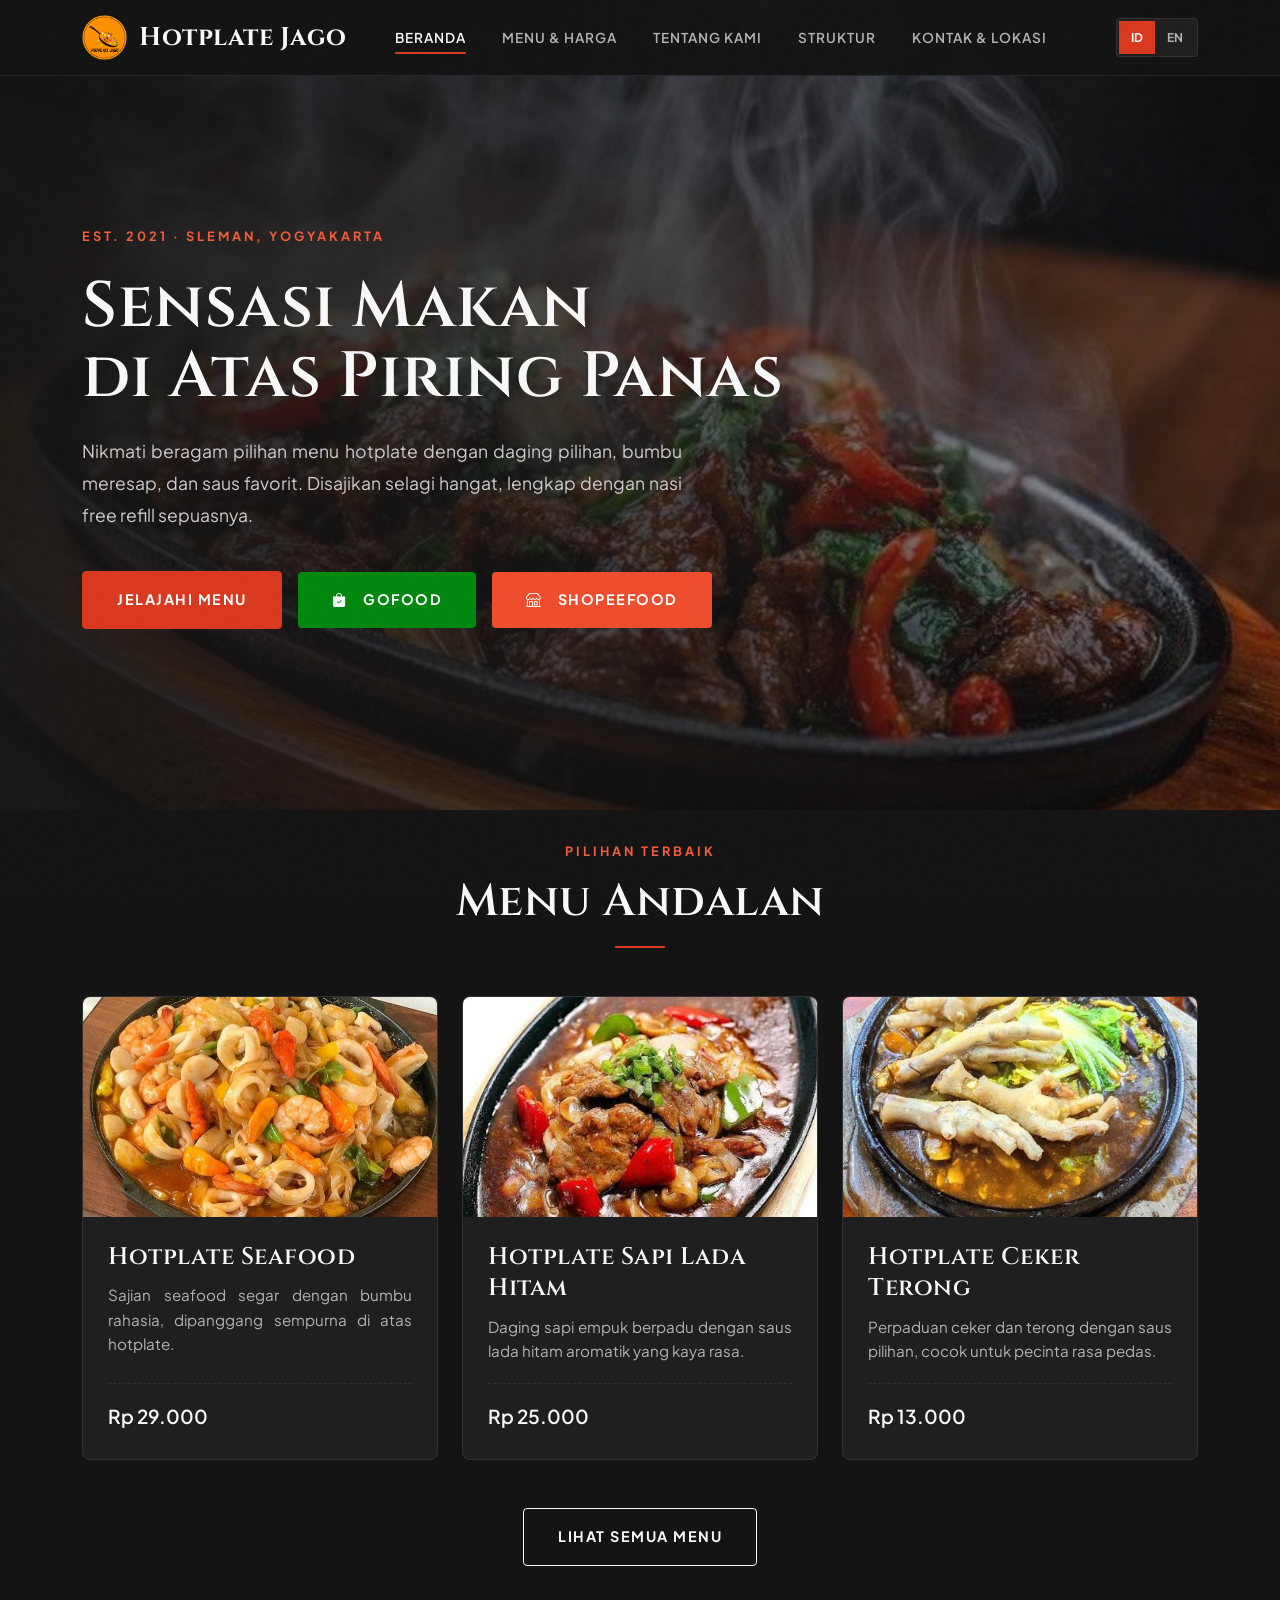
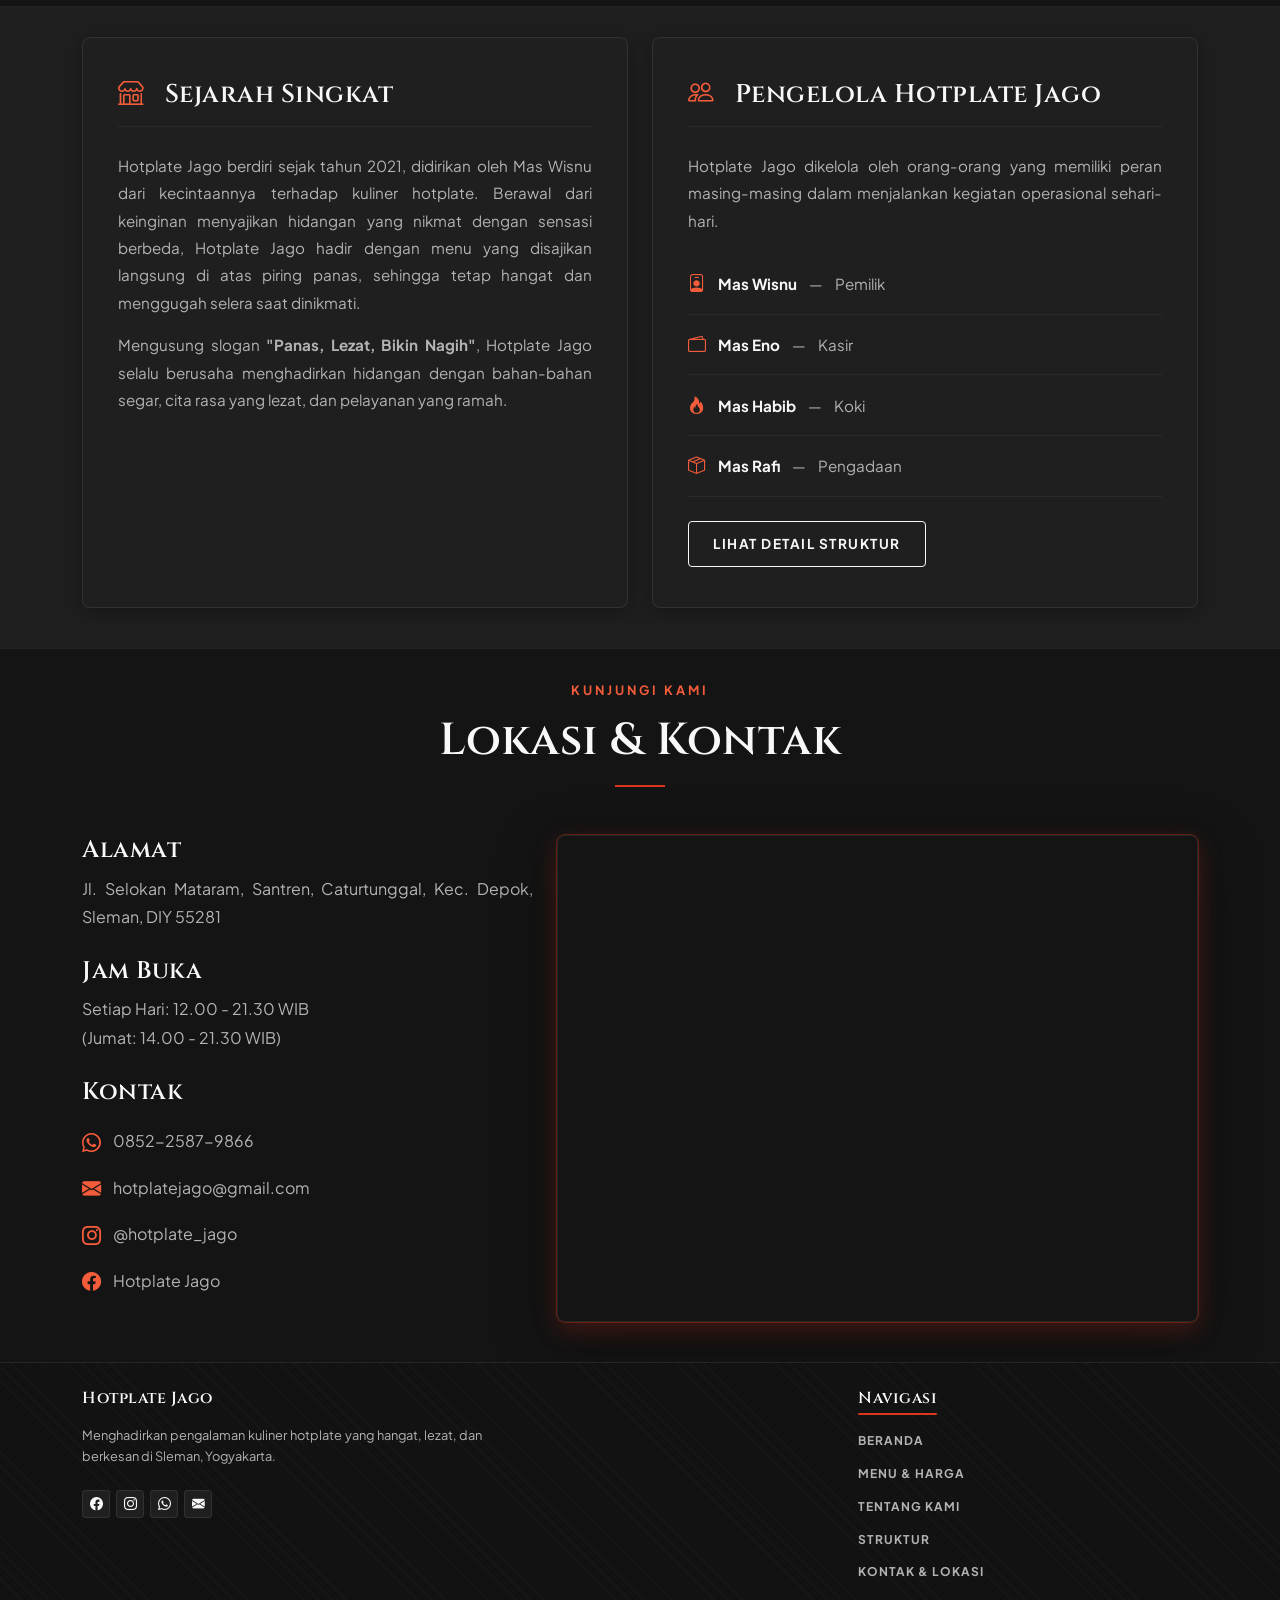
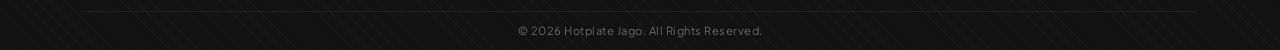
<file: index.html>
<!DOCTYPE html>
<html lang="id">
<head>
  <meta charset="utf-8">
  <meta content="width=device-width, initial-scale=1.0" name="viewport">
  <title>Hotplate Jago - Sensasi Kuliner Hotplate di Sleman</title>
  <link href="assets/img/logo.png" rel="icon">
  <link href="assets/vendor/bootstrap/css/bootstrap.min.css" rel="stylesheet">
  <link href="assets/vendor/bootstrap-icons/bootstrap-icons.css" rel="stylesheet">
  <link href="assets/vendor/aos/aos.css" rel="stylesheet">
  <link href="assets/css/main.css" rel="stylesheet">
  <style>
    .kontak-link { display: flex; align-items: center; gap: 12px; margin-bottom: 12px; text-decoration: none; color: var(--text-secondary); transition: all 0.3s ease; }
    .kontak-link:hover { color: var(--brand-fire-hover) !important; }
    .kontak-link i { font-size: 1.2rem; color: var(--brand-fire-hover); transition: all 0.3s ease; }
    .kontak-link:hover i { color: #FFF; text-shadow: 0 0 10px var(--brand-fire); }
  </style>
</head>
<body>

  <header id="header" class="header d-flex align-items-center fixed-top">
    <div class="container-fluid container-xl d-flex align-items-center justify-content-between">
      <a href="index.html" class="logo d-flex align-items-center text-decoration-none">
        <img src="assets/img/logo.png" alt="Logo Hotplate Jago">
        <h1 class="sitename m-0">Hotplate Jago</h1>
      </a>
      <nav id="navmenu" class="navmenu">
        <ul class="d-flex list-unstyled m-0">
          <li><a href="index.html" class="active" data-i18n="nav.beranda">Beranda</a></li>
          <li><a href="menu.html" data-i18n="nav.menu">Menu & Harga</a></li>
          <li><a href="about.html" data-i18n="nav.tentang">Tentang Kami</a></li>
          <li><a href="struktur-organisasi.html" data-i18n="nav.struktur">Struktur</a></li>
          <li><a href="contact.html" data-i18n="nav.kontak">Kontak & Lokasi</a></li>
        </ul>
      </nav>
      <div class="lang-switcher">
        <button class="lang-btn active" data-lang="id">ID</button>
        <button class="lang-btn" data-lang="en">EN</button>
      </div>
    </div>
  </header>

  <main>
    <section id="hero" class="hero-section">
      <div class="container">
        <div class="row">
          <div class="col-lg-8">
            <div class="text-uppercase fw-bold" data-aos="fade-up" data-i18n="hero.est">Est. 2021 &middot; Sleman, Yogyakarta</div>
            <h1 data-aos="fade-up" data-aos-delay="100" data-i18n="hero.title">Sensasi Makan<br>di Atas Piring Panas</h1>
            <p data-aos="fade-up" data-aos-delay="200" data-i18n="hero.desc">Nikmati beragam pilihan menu hotplate dengan daging pilihan, bumbu meresap, dan saus favorit. Disajikan selagi hangat, lengkap dengan nasi free refill sepuasnya.</p>
            
            <div class="d-flex align-items-center gap-3 flex-wrap mt-4" data-aos="fade-up" data-aos-delay="300">
              <a href="#menu" class="btn-primary" data-i18n="hero.btn">Jelajahi Menu</a>
              <a href="https://gofood.co.id/yogyakarta/restaurant/hotplate-jago-jl-selokan-mataram-caturtunggal-22e6e5b0-0b4a-4e82-a0d1-c5b93fdc900f" target="_blank" class="btn-gofood">
                <i class="bi bi-bag-check-fill me-2"></i> <span data-i18n="hero.btn_gofood">GoFood</span>
              </a>
              <a href="https://shopee.co.id/universal-link/now-food/shop/20917873?deep_and_deferred=1&shareChannel=whatsapp" target="_blank" class="btn-shopeefood">
                <i class="bi bi-shop me-2"></i> <span data-i18n="hero.btn_shopeefood">ShopeeFood</span>
              </a>
            </div>
          </div>
        </div>
      </div>
    </section>

    <section id="menu" class="section-custom">
      <div class="container">
        <div class="section-title" data-aos="fade-up">
          <span data-i18n="menu.tag">Pilihan Terbaik</span>
          <h2 data-i18n="menu.title">Menu Andalan</h2>
          <div class="divider"></div>
        </div>
        <div class="row g-4">
          <div class="col-lg-4 col-md-6" data-aos="fade-up" data-aos-delay="100">
            <div class="menu-card">
              <img src="assets/img/seafood.jpg" alt="Hotplate Seafood">
              <div class="menu-card-body">
                <h3 class="menu-card-title" data-i18n="menu.s1.title">Hotplate Seafood</h3>
                <p class="menu-card-desc" data-i18n="menu.s1.desc">Sajian seafood segar dengan bumbu rahasia, dipanggang sempurna di atas hotplate.</p>
                <div class="menu-card-price" data-i18n="menu.s1.price">Rp 29.000</div>
              </div>
            </div>
          </div>
          <div class="col-lg-4 col-md-6" data-aos="fade-up" data-aos-delay="200">
            <div class="menu-card">
              <img src="assets/img/sapi.jpg" alt="Hotplate Sapi">
              <div class="menu-card-body">
                <h3 class="menu-card-title" data-i18n="menu.s2.title">Hotplate Sapi Lada Hitam</h3>
                <p class="menu-card-desc" data-i18n="menu.s2.desc">Daging sapi empuk berpadu dengan saus lada hitam aromatik yang kaya rasa.</p>
                <div class="menu-card-price" data-i18n="menu.s2.price">Rp 25.000</div>
              </div>
            </div>
          </div>
          <div class="col-lg-4 col-md-6" data-aos="fade-up" data-aos-delay="300">
            <div class="menu-card">
              <img src="assets/img/ceker.jpg" alt="Hotplate Ceker">
              <div class="menu-card-body">
                <h3 class="menu-card-title" data-i18n="menu.s3.title">Hotplate Ceker Terong</h3>
                <p class="menu-card-desc" data-i18n="menu.s3.desc">Perpaduan ceker dan terong dengan saus pilihan, cocok untuk pecinta rasa pedas.</p>
                <div class="menu-card-price" data-i18n="menu.s3.price">Rp 13.000</div>
              </div>
            </div>
          </div>
        </div>
        <div class="text-center mt-5" data-aos="fade-up" data-aos-delay="400">
          <a href="menu.html" class="btn-outline" data-i18n="menu.btn">Lihat Semua Menu</a>
        </div>
      </div>
    </section>

    <section id="about" class="section-custom bg-surface">
      <div class="container">
        <div class="row g-4 align-items-stretch">
          <div class="col-lg-6" data-aos="fade-right">
            <div class="info-box">
              <h3><i class="bi bi-shop me-2"></i> <span data-i18n="info.sejarah.title">Sejarah Singkat</span></h3>
              <p data-i18n="info.sejarah.p1">Hotplate Jago berdiri sejak tahun 2021, didirikan oleh Mas Wisnu dari kecintaannya terhadap kuliner hotplate. Berawal dari keinginan menyajikan hidangan yang nikmat dengan sensasi berbeda, Hotplate Jago hadir dengan menu yang disajikan langsung di atas piring panas, sehingga tetap hangat dan menggugah selera saat dinikmati.</p>
              <p data-i18n="info.sejarah.p2">Mengusung slogan <strong>"Panas, Lezat, Bikin Nagih"</strong>, Hotplate Jago selalu berusaha menghadirkan hidangan dengan bahan-bahan segar, cita rasa yang lezat, dan pelayanan yang ramah.</p>
            </div>
          </div>
          <div class="col-lg-6" data-aos="fade-left">
            <div class="info-box">
              <h3><i class="bi bi-people me-2"></i> <span data-i18n="info.struktur.title">Pengelola Hotplate Jago</span></h3>
              <p data-i18n="info.struktur.desc">Hotplate Jago dikelola oleh orang-orang yang memiliki peran masing-masing dalam menjalankan kegiatan operasional sehari-hari.</p>
              <ul class="mb-4">
                <li><i class="bi bi-person-badge"></i> <strong>Mas Wisnu</strong> — <span data-i18n="info.struktur.owner">Pemilik</span></li>
                <li><i class="bi bi-wallet2"></i> <strong>Mas Eno</strong> — <span data-i18n="info.struktur.kasir">Kasir</span></li>
                <li><i class="bi bi-fire"></i> <strong>Mas Habib</strong> — <span data-i18n="info.struktur.koki">Koki</span></li>
                <li><i class="bi bi-box-seam"></i> <strong>Mas Rafi</strong> — <span data-i18n="info.struktur.pengadaan">Pengadaan</span></li>
              </ul>
              <a href="struktur-organisasi.html" class="btn-outline" style="padding: 10px 24px; font-size: 0.85rem;" data-i18n="info.struktur.btn">Lihat Detail Struktur</a>
            </div>
          </div>
        </div>
      </div>
    </section>

    <section id="contact" class="section-custom">
      <div class="container">
        <div class="section-title" data-aos="fade-up">
          <span data-i18n="contact.tag">Kunjungi Kami</span>
          <h2 data-i18n="contact.title">Lokasi & Kontak</h2>
          <div class="divider"></div>
        </div>
        
        <div class="row g-4 align-items-stretch">
          <div class="col-lg-5" data-aos="fade-up">
            <div class="mb-4">
              <h4 class="mb-2" data-i18n="contact.alamat.title">Alamat</h4>
              <p data-i18n="contact.alamat.desc">Jl. Selokan Mataram, Santren, Caturtunggal, Kec. Depok, Sleman, DIY 55281</p>
            </div>
            <div class="mb-4">
              <h4 class="mb-2" data-i18n="contact.jam.title">Jam Buka</h4>
              <p data-i18n="contact.jam.desc">Setiap Hari: 12.00 - 21.30 WIB<br>(Jumat: 14.00 - 21.30 WIB)</p>
            </div>
            <div class="mb-4">
              <h4 class="mb-2" data-i18n="contact.wa.title">Kontak</h4>
              <div class="mt-3">
                <a href="https://wa.me/6285225879866" target="_blank" class="kontak-link">
                  <i class="bi bi-whatsapp"></i> 0852-2587-9866
                </a>
                <a href="https://mail.google.com/mail/?view=cm&fs=1&to=hotplatejago@gmail.com" target="_blank" class="kontak-link">
                  <i class="bi bi-envelope-fill"></i> hotplatejago@gmail.com
                </a>
                <a href="https://instagram.com/hotplate_jago" target="_blank" class="kontak-link">
                  <i class="bi bi-instagram"></i> @hotplate_jago
                </a>
                <a href="https://www.facebook.com/100858672832410/" target="_blank" class="kontak-link">
                  <i class="bi bi-facebook"></i> Hotplate Jago
                </a>
              </div>
            </div>
          </div>
          <div class="col-lg-7" data-aos="fade-up" data-aos-delay="100">
            <div class="maps-full">
              <iframe src="https://www.google.com/maps?q=Jalan+Selokan+Mataram,+Santren,+Caturtunggal,+Kecamatan+Depok,+Sleman,+Yogyakarta&output=embed" allowfullscreen="" loading="lazy"></iframe>
            </div>
          </div>
        </div>
        
      </div>
    </section>
  </main>

  <footer class="footer">
    <div class="container">
      <div class="row g-5">
        <div class="col-lg-8">
          <h4 data-i18n="footer.brand">Hotplate Jago</h4>
          <p class="mb-4" style="max-width: 400px;" data-i18n="footer.desc">Menghadirkan pengalaman kuliner hotplate yang hangat, lezat, dan berkesan di Sleman, Yogyakarta.</p>
          <div class="social-icons">
            <a href="https://www.facebook.com/100858672832410/" target="_blank"><i class="bi bi-facebook"></i></a>
            <a href="https://www.instagram.com/hotplate_jago" target="_blank"><i class="bi bi-instagram"></i></a>
            <a href="https://wa.me/6285225879866" target="_blank"><i class="bi bi-whatsapp"></i></a>
            <a href="https://mail.google.com/mail/?view=cm&fs=1&to=hotplatejago@gmail.com" target="_blank"><i class="bi bi-envelope-fill"></i></a>
          </div>
        </div>
        <div class="col-lg-4">
          <h4 data-i18n="footer.nav">Navigasi</h4>
          <ul class="list-unstyled footer-links">
            <li><a href="index.html" data-i18n="nav.beranda">Beranda</a></li>
            <li><a href="menu.html" data-i18n="nav.menu">Menu & Harga</a></li>
            <li><a href="about.html" data-i18n="nav.tentang">Tentang Kami</a></li>
            <li><a href="struktur-organisasi.html" data-i18n="nav.struktur">Struktur</a></li>
            <li><a href="contact.html" data-i18n="nav.kontak">Kontak & Lokasi</a></li>
          </ul>
        </div>
      </div>
      <div class="copyright text-center">
        <p class="mb-0">&copy; 2026 Hotplate Jago. <span data-i18n="footer.copyright">All Rights Reserved.</span></p>
      </div>
    </div>
  </footer>

  <a href="#" class="scroll-top d-flex align-items-center justify-content-center"><i class="bi bi-arrow-up-short"></i></a>

  <script src="assets/vendor/bootstrap/js/bootstrap.bundle.min.js"></script>
  <script src="assets/vendor/aos/aos.js"></script>
  <script>
    AOS.init({ duration: 800, easing: 'ease-out', once: true });

    const scrollTopBtn = document.querySelector('.scroll-top');
    window.addEventListener('scroll', () => {
      if (window.scrollY > 100) { scrollTopBtn.classList.add('active'); } 
      else { scrollTopBtn.classList.remove('active'); }
    });
    scrollTopBtn.addEventListener('click', (e) => { e.preventDefault(); window.scrollTo({ top: 0, behavior: 'smooth' }); });

    const translations = {
      id: {
        "nav.beranda":"Beranda","nav.tentang":"Tentang Kami","nav.menu":"Menu & Harga","nav.struktur":"Struktur","nav.kontak":"Kontak & Lokasi",
        "hero.est":"Est. 2021 &middot; Sleman, Yogyakarta",
        "hero.title":"Sensasi Makan<br>di Atas Piring Panas",
        "hero.desc":"Nikmati beragam pilihan menu hotplate dengan daging pilihan, bumbu meresap, dan saus favorit. Disajikan selagi hangat, lengkap dengan nasi free refill sepuasnya.",
        "hero.btn":"Jelajahi Menu", "hero.btn_gofood":"GoFood", "hero.btn_shopeefood":"ShopeeFood",
        "menu.tag":"Pilihan Terbaik", "menu.title":"Menu Andalan", "menu.btn":"Lihat Semua Menu",
        "menu.s1.title":"Hotplate Seafood","menu.s1.price":"Rp 29.000","menu.s1.desc":"Sajian seafood segar dengan bumbu rahasia, dipanggang sempurna di atas hotplate.",
        "menu.s2.title":"Hotplate Sapi Lada Hitam","menu.s2.price":"Rp 25.000","menu.s2.desc":"Daging sapi empuk berpadu dengan saus lada hitam aromatik yang kaya rasa.",
        "menu.s3.title":"Hotplate Ceker Terong","menu.s3.price":"Rp 13.000","menu.s3.desc":"Perpaduan ceker dan terong dengan saus pilihan, cocok untuk pecinta rasa pedas.",
        "info.sejarah.title":"Sejarah Singkat",
        "info.sejarah.p1":"Hotplate Jago berdiri sejak tahun 2021, didirikan oleh Mas Wisnu dari kecintaannya terhadap kuliner hotplate. Berawal dari keinginan menyajikan hidangan yang nikmat dengan sensasi berbeda, Hotplate Jago hadir dengan menu yang disajikan langsung di atas piring panas, sehingga tetap hangat dan menggugah selera saat dinikmati.",
        "info.sejarah.p2":"Mengusung slogan <strong>\"Panas, Lezat, Bikin Nagih\"</strong>, Hotplate Jago selalu berusaha menghadirkan hidangan dengan bahan-bahan segar, cita rasa yang lezat, dan pelayanan yang ramah.",
        "info.struktur.title":"Pengelola Hotplate Jago","info.struktur.desc":"Hotplate Jago dikelola oleh orang-orang yang memiliki peran masing-masing dalam menjalankan kegiatan operasional sehari-hari.",
        "info.struktur.owner":"Pemilik","info.struktur.kasir":"Kasir","info.struktur.koki":"Koki","info.struktur.pengadaan":"Pengadaan", "info.struktur.btn":"Lihat Detail Struktur",
        "contact.tag":"Kunjungi Kami","contact.title":"Lokasi & Kontak","contact.alamat.title":"Alamat","contact.alamat.desc":"Jl. Selokan Mataram, Santren, Caturtunggal, Kec. Depok, Sleman, DIY 55281",
        "contact.jam.title":"Jam Buka","contact.jam.desc":"Setiap Hari: 12.00 - 21.30 WIB<br>(Jumat: 14.00 - 21.30 WIB)","contact.wa.title":"Kontak",
        "footer.brand":"Hotplate Jago","footer.desc":"Menghadirkan pengalaman kuliner hotplate yang hangat, lezat, dan berkesan di Sleman, Yogyakarta.","footer.nav":"Navigasi","footer.copyright":"All Rights Reserved."
      },
      en: {
        "nav.beranda":"Home","nav.tentang":"About Us","nav.menu":"Menu & Price","nav.struktur":"Structure","nav.kontak":"Contact & Location",
        "hero.est":"Est. 2021 &middot; Sleman, Yogyakarta",
        "hero.title":"Dining Sensation<br>on a Hot Plate",
        "hero.desc":"Enjoy a variety of hotplate menu choices with selected meat, infused spices, and favorite sauces. Served warm, complete with unlimited free refill rice.",
        "hero.btn":"Explore Menu", "hero.btn_gofood":"GoFood", "hero.btn_shopeefood":"ShopeeFood",
        "menu.tag":"Best Choices", "menu.title":"Signature Menu", "menu.btn":"View All Menus",
        "menu.s1.title":"Seafood Hotplate","menu.s1.price":"Rp 29,000","menu.s1.desc":"Fresh seafood with secret spices, perfectly grilled on a hotplate.",
        "menu.s2.title":"Black Pepper Beef Hotplate","menu.s2.price":"Rp 25,000","menu.s2.desc":"Tender beef combined with rich aromatic black pepper sauce.",
        "menu.s3.title":"Chicken Feet & Eggplant Hotplate","menu.s3.price":"Rp 13,000","menu.s3.desc":"A blend of chicken feet and eggplant with selected sauce, perfect for spicy lovers.",
        "info.sejarah.title":"Brief History",
        "info.sejarah.p1":"Hotplate Jago was established in 2021, founded by Mas Wisnu out of his love for hotplate culinary. Starting from the desire to serve delicious dishes with a different sensation, Hotplate Jago presents a menu served directly on a hot plate, so it stays warm and appetizing when enjoyed.",
        "info.sejarah.p2":"Carrying the slogan <strong>\"Hot, Delicious, Addictive\"</strong>, Hotplate Jago always strives to present dishes with fresh ingredients, delicious taste, and friendly service.",
        "info.struktur.title":"Hotplate Jago Management","info.struktur.desc":"Hotplate Jago is managed by people who have their respective roles in carrying out daily operational activities.",
        "info.struktur.owner":"Owner","info.struktur.kasir":"Cashier","info.struktur.koki":"Chef","info.struktur.pengadaan":"Procurement", "info.struktur.btn":"View Structure Details",
        "contact.tag":"Visit Us","contact.title":"Location & Contact","contact.alamat.title":"Address","contact.alamat.desc":"Jl. Selokan Mataram, Santren, Caturtunggal, Kec. Depok, Sleman, DIY 55281",
        "contact.jam.title":"Opening Hours","contact.jam.desc":"Every Day: 12.00 - 21.30 WIB<br>(Friday: 14.00 - 21.30 WIB)","contact.wa.title":"Contact",
        "footer.brand":"Hotplate Jago","footer.desc":"Presenting a warm, delicious, and memorable hotplate culinary experience in Sleman, Yogyakarta.","footer.nav":"Navigation","footer.copyright":"All Rights Reserved."
      }
    };
    let currentLang = localStorage.getItem('hotplate-lang') || 'id';
    function applyLanguage(lang) {
      currentLang = lang; localStorage.setItem('hotplate-lang', lang); document.documentElement.setAttribute('lang', lang);
      document.querySelectorAll('[data-i18n]').forEach(el => {
        const key = el.getAttribute('data-i18n'); const tr = translations[lang] && translations[lang][key]; if (tr !== undefined) el.innerHTML = tr;
      });
      document.querySelectorAll('.lang-btn').forEach(btn => btn.classList.toggle('active', btn.dataset.lang === lang));
    }
    document.addEventListener('DOMContentLoaded', () => {
      applyLanguage(currentLang);
      document.querySelectorAll('.lang-btn').forEach(btn => btn.addEventListener('click', e => { e.preventDefault(); applyLanguage(btn.dataset.lang); }));
    });
  </script>
</body>
</html>
</file>
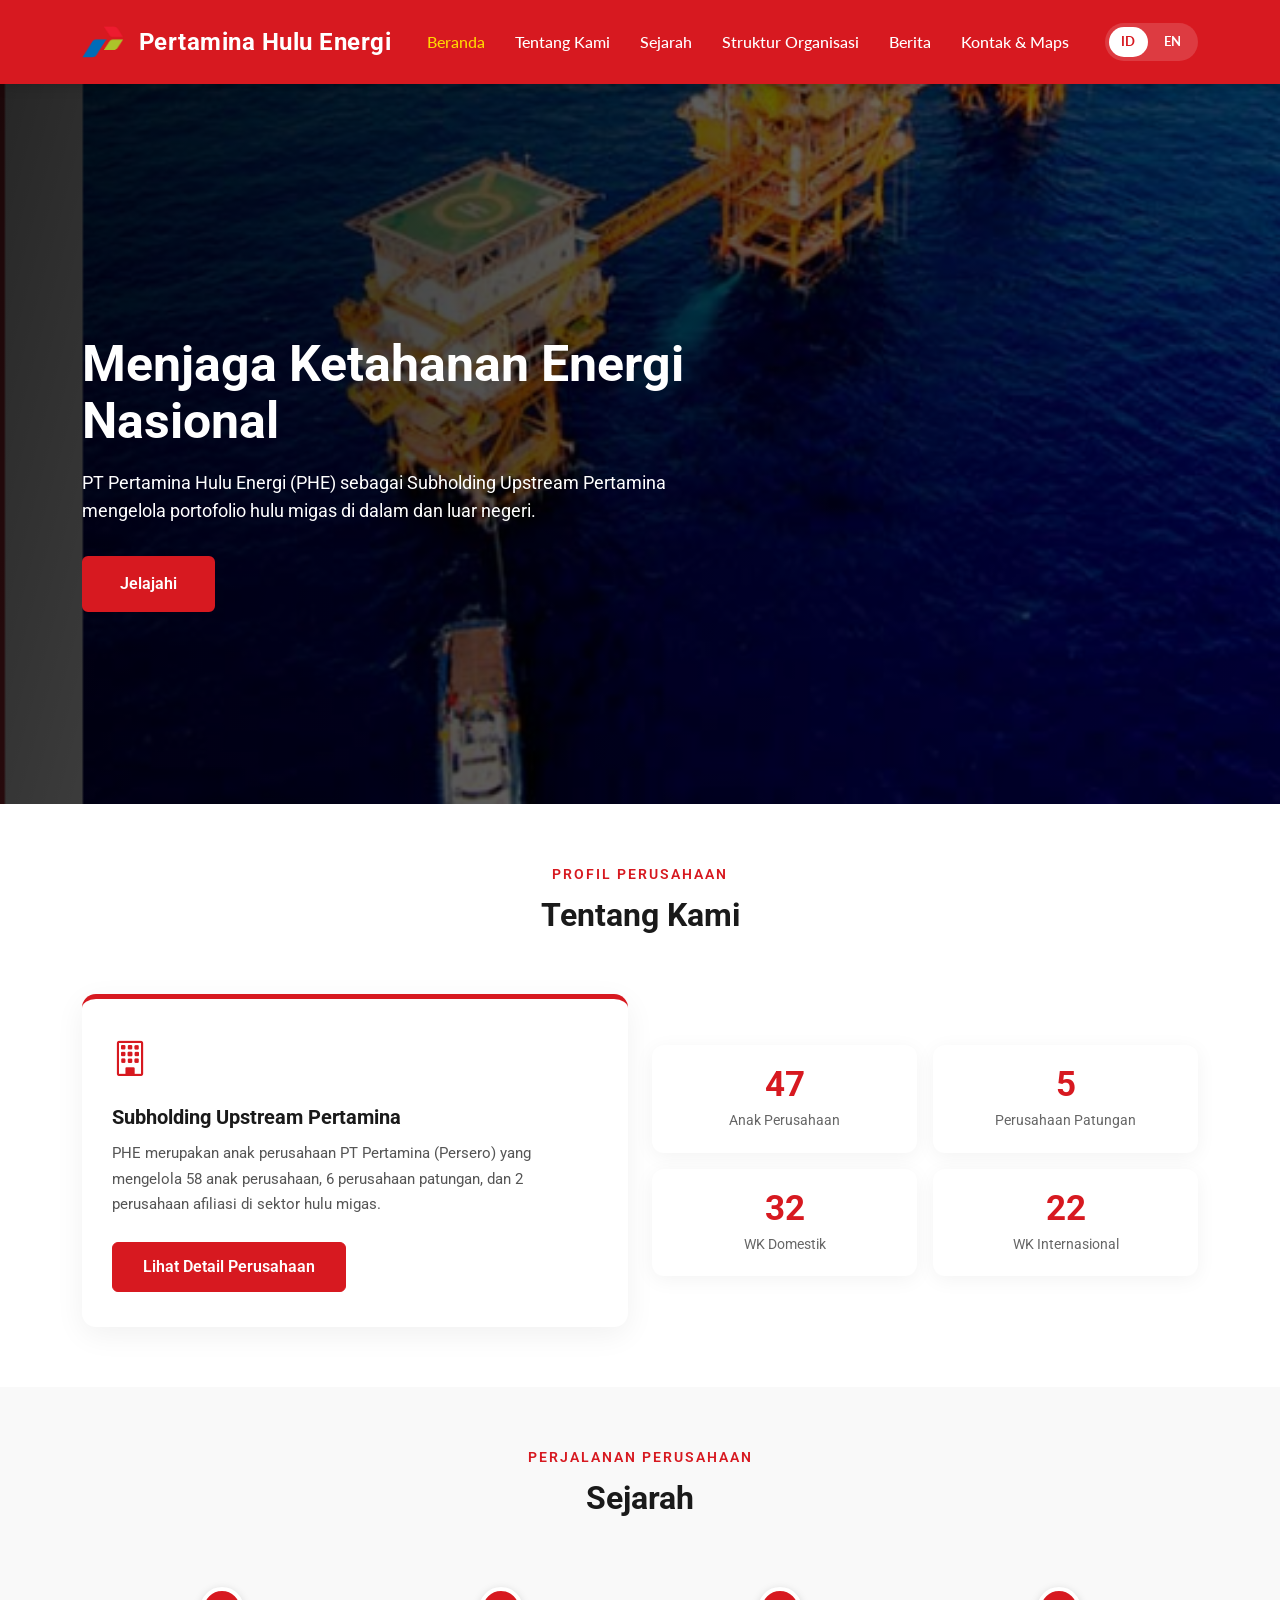
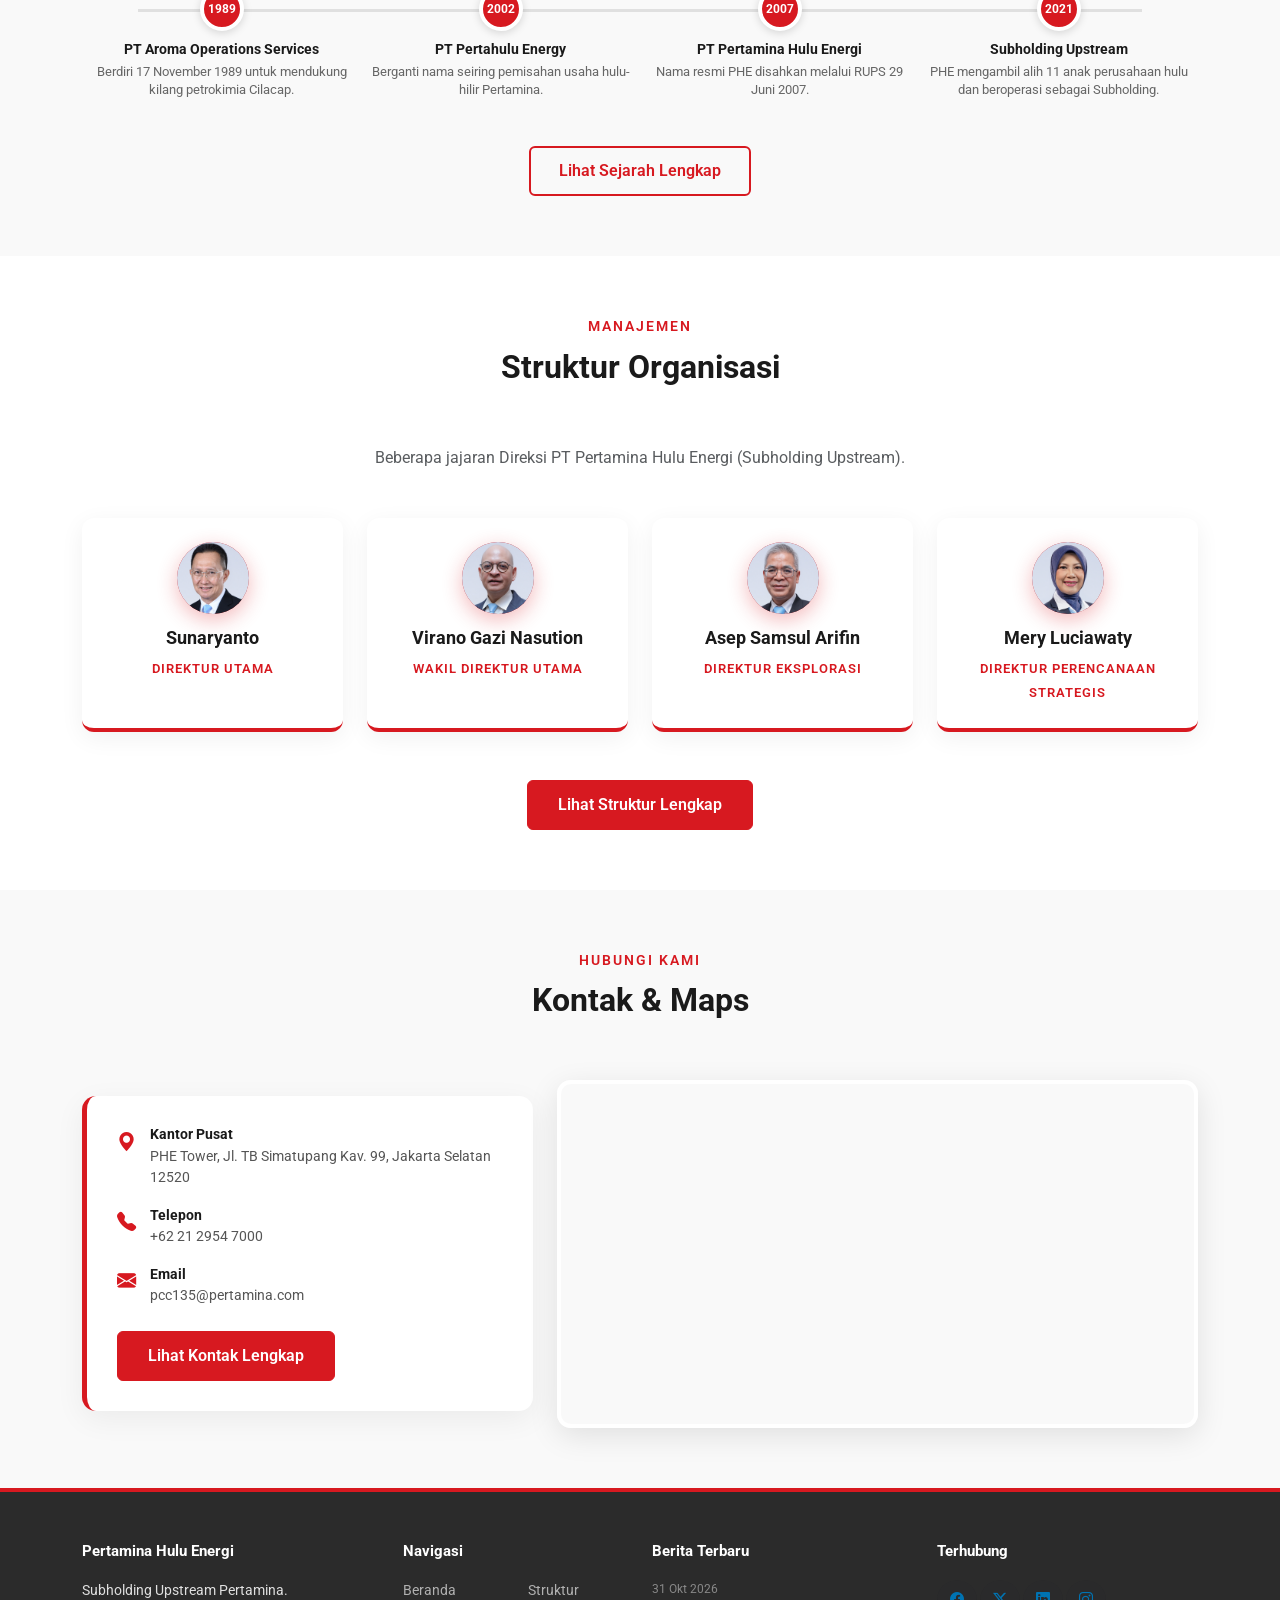
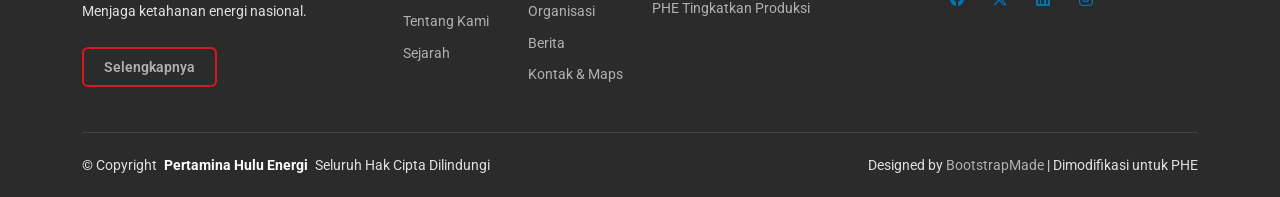
<file: Active/index.html>
<!DOCTYPE html>
<html lang="id">
<head>
  <meta charset="utf-8">
  <meta content="width=device-width, initial-scale=1.0" name="viewport">
  <title>Pertamina Hulu Energi - Subholding Upstream</title>
  <meta name="description" content="PT Pertamina Hulu Energi (PHE), Subholding Upstream Pertamina.">

  <!-- FAVICON MENGGUNAKAN FILE LOGOK -->
  <link href="assets/img/logok.png" rel="icon">
  <link href="assets/img/logok.png" rel="apple-touch-icon">

  <link href="https://fonts.googleapis.com" rel="preconnect">
  <link href="https://fonts.gstatic.com" rel="preconnect" crossorigin>
  <link href="https://fonts.googleapis.com/css2?family=Roboto:ital,wght@0,100;0,300;0,400;0,500;0,700;0,900&family=Lato:ital,wght@0,100;0,300;0,400;0,700;0,900&display=swap" rel="stylesheet">

  <link href="assets/vendor/bootstrap/css/bootstrap.min.css" rel="stylesheet">
  <link href="assets/vendor/bootstrap-icons/bootstrap-icons.css" rel="stylesheet">
  <link href="assets/vendor/aos/aos.css" rel="stylesheet">
  <link href="assets/vendor/swiper/swiper-bundle.min.css" rel="stylesheet">
  <link href="assets/vendor/glightbox/css/glightbox.min.css" rel="stylesheet">

  <link href="assets/css/main.css" rel="stylesheet">

  <style>
    /* --- STYLE HEADER & LOGO (DIPERBESAR) --- */
    .header .logo img {
      height: 60px;
      width: auto;
      object-fit: contain;
      margin-right: 15px; 
    }
    
    .header .logo h1 {
      font-size: 1.5rem;
      font-weight: 700;
      color: #ffffff;
      line-height: 1.2;
      display: flex;
      align-items: center;
      margin-bottom: 0;
    }

    /* --- STYLE HERO SECTION (GAMBAR STATIS) --- */
    .hero-phe {
      position: relative;
      overflow: hidden;
      background: linear-gradient(105deg, rgba(0,0,0,0.85) 0%, rgba(0,0,0,0.4) 100%),
                  url('assets/img/pertamina.png') center/cover no-repeat;
      padding: 180px 0 120px; 
      min-height: 80vh;
      display: flex;
      align-items: center;
    }
    
    .hero-phe::after {
      display: none; 
    }

    .hero-phe .container {
      z-index: 2; 
    }

    /* --- STYLE FOTO DIREKSI (BERANDA) --- */
    .direksi-preview .avatar {
      overflow: hidden;
    }
    .direksi-preview .avatar img {
      width: 100%;
      height: 100%;
      object-fit: cover;
      object-position: top center;
    }
    
    /* --- STYLE FOOTER DARK MODE --- */
    .footer {
      background-color: #2b2b2b !important;
      border-top: 4px solid var(--pertamina-red);
      padding-top: 50px;
      color: #e0e0e0;
    }
    
    .footer .widget-heading { color: #ffffff !important; font-weight: 700; font-size: 1.1rem; margin-bottom: 16px; }
    .footer a, .footer .widget ul li a { color: #b0b0b0 !important; text-decoration: none; }
    .footer a:hover, .footer .widget ul li a:hover { color: #ffffff !important; }
    .footer .social-icons a span { color: #ffffff; }
    .footer .social-icons a:hover span { color: var(--pertamina-red); }
    .footer .copyright { border-top: 1px solid #444444; margin-top: 30px; padding: 20px 0; font-size: 0.85rem; }
    
    /* PERBAIKAN WARNA TANGGAL FOOTER */
    .footer .widget .footer-blog-entry .date {
      color: #888 !important; 
    }

    /* --- RESPONSIVE MOBILE --- */
    @media (max-width: 768px) {
      .hero-phe { padding: 120px 0 90px; min-height: 60vh; }
      .header .logo h1 { font-size: 1.1rem; }
      .header .logo img { height: 45px; }
    }
  </style>
</head>

<body class="index-page">

  <header id="header" class="header d-flex align-items-center sticky-top">
    <div class="container-fluid container-xl position-relative d-flex align-items-center justify-content-between">
      
      <a href="index.html" class="logo d-flex align-items-center">
        <img src="assets/img/logok.png" alt="Logo Pertamina">
        <h1 class="sitename">Pertamina Hulu Energi</h1>
      </a>

      <nav id="navmenu" class="navmenu">
        <ul>
          <li><a href="index.html" class="active" data-i18n="nav.beranda">Beranda</a></li>
          <li><a href="about.html" data-i18n="nav.tentang">Tentang Kami</a></li>
          <li><a href="sejarah.html" data-i18n="nav.sejarah">Sejarah</a></li>
          <li><a href="struktur-organisasi.html" data-i18n="nav.struktur">Struktur Organisasi</a></li>
          <li><a href="berita.html" data-i18n="nav.berita">Berita</a></li>
          <li><a href="contact.html" data-i18n="nav.kontak">Kontak & Maps</a></li>
        </ul>
        <i class="mobile-nav-toggle d-xl-none bi bi-list"></i>
      </nav>

      <div class="lang-switcher">
        <button class="lang-btn active" data-lang="id" title="Bahasa Indonesia">ID</button>
        <button class="lang-btn" data-lang="en" title="English">EN</button>
      </div>
    </div>
  </header>

  <main class="main">

    <section id="beranda" class="hero-phe">
      <div class="container position-relative z-2">
        <h1 data-aos="fade-up" data-i18n="hero.title">Menjaga Ketahanan Energi Nasional</h1>
        <p data-aos="fade-up" data-aos-delay="100" data-i18n="hero.desc">
          PT Pertamina Hulu Energi (PHE) sebagai Subholding Upstream Pertamina mengelola portofolio hulu migas di dalam dan luar negeri.
        </p>
        <a href="#tentang-kami" class="btn-hero" data-aos="fade-up" data-aos-delay="200" data-i18n="hero.btn">Jelajahi</a>
      </div>
    </section>

    <section id="tentang-kami" class="section">
      <div class="container section-title" data-aos="fade-up">
        <p data-i18n="idx.about.tag">Profil Perusahaan</p>
        <h2 data-i18n="idx.about.title">Tentang Kami</h2>
      </div>

      <div class="container">
        <div class="row gy-5 align-items-center">
          <div class="col-lg-6" data-aos="fade-up">
            <div class="summary-card">
              <i class="bi bi-building icon-lg"></i>
              <h3 data-i18n="idx.about.card">Subholding Upstream Pertamina</h3>
              <p data-i18n="idx.about.desc">
                PHE merupakan anak perusahaan PT Pertamina (Persero) yang mengelola 58 anak perusahaan, 6 perusahaan patungan, dan 2 perusahaan afiliasi di sektor hulu migas.
              </p>
              <div class="mt-4">
                <a href="about.html" class="btn-detail" data-i18n="idx.about.btn">Lihat Detail Perusahaan</a>
              </div>
            </div>
          </div>
          <div class="col-lg-6" data-aos="fade-up" data-aos-delay="100">
            <div class="row g-3">
              <div class="col-6"><div class="stat-box"><span class="number purecounter" data-purecounter-start="0" data-purecounter-end="58" data-purecounter-duration="1"></span><span class="label" data-i18n="idx.about.stat1">Anak Perusahaan</span></div></div>
              <div class="col-6"><div class="stat-box"><span class="number purecounter" data-purecounter-start="0" data-purecounter-end="6" data-purecounter-duration="1"></span><span class="label" data-i18n="idx.about.stat2">Perusahaan Patungan</span></div></div>
              <div class="col-6"><div class="stat-box"><span class="number purecounter" data-purecounter-start="0" data-purecounter-end="40" data-purecounter-duration="1"></span><span class="label" data-i18n="idx.about.stat3">WK Domestik</span></div></div>
              <div class="col-6"><div class="stat-box"><span class="number purecounter" data-purecounter-start="0" data-purecounter-end="27" data-purecounter-duration="1"></span><span class="label" data-i18n="idx.about.stat4">WK Internasional</span></div></div>
            </div>
          </div>
        </div>
      </div>
    </section>

    <section id="sejarah" class="section" style="background:#f9f9f9;">
      <div class="container section-title" data-aos="fade-up">
        <p data-i18n="idx.sejarah.tag">Perjalanan Perusahaan</p>
        <h2 data-i18n="idx.sejarah.title">Sejarah</h2>
      </div>

      <div class="container">
        <div class="mini-timeline" data-aos="fade-up">
          <div class="mini-step">
            <div class="dot">1989</div>
            <h5 data-i18n="idx.sejarah.s1.title">PT Aroma Operations Services</h5>
            <p data-i18n="idx.sejarah.s1.desc">Berdiri 17 November 1989 untuk mendukung kilang petrokimia Cilacap.</p>
          </div>
          <div class="mini-step">
            <div class="dot">2002</div>
            <h5 data-i18n="idx.sejarah.s2.title">PT Pertahulu Energy</h5>
            <p data-i18n="idx.sejarah.s2.desc">Berganti nama seiring pemisahan usaha hulu-hilir Pertamina.</p>
          </div>
          <div class="mini-step">
            <div class="dot">2007</div>
            <h5 data-i18n="idx.sejarah.s3.title">PT Pertamina Hulu Energi</h5>
            <p data-i18n="idx.sejarah.s3.desc">Nama resmi PHE disahkan melalui RUPS 29 Juni 2007.</p>
          </div>
          <div class="mini-step">
            <div class="dot">2021</div>
            <h5 data-i18n="idx.sejarah.s4.title">Subholding Upstream</h5>
            <p data-i18n="idx.sejarah.s4.desc">PHE mengambil alih 11 anak perusahaan hulu dan beroperasi sebagai Subholding.</p>
          </div>
        </div>
        <div class="text-center mt-5" data-aos="fade-up" data-aos-delay="100">
          <a href="sejarah.html" class="btn-outline-detail" data-i18n="idx.sejarah.btn">Lihat Sejarah Lengkap</a>
        </div>
      </div>
    </section>

    <section id="struktur-organisasi" class="section">
      <div class="container section-title" data-aos="fade-up">
        <p data-i18n="idx.struktur.tag">Manajemen</p>
        <h2 data-i18n="idx.struktur.title">Struktur Organisasi</h2>
      </div>

      <div class="container">
        <p class="text-center text-muted mb-5" data-aos="fade-up" data-i18n="idx.struktur.desc">
          Beberapa jajaran Direksi PT Pertamina Hulu Energi (Subholding Upstream).
        </p>
        <div class="row gy-4 justify-content-center">
          
          <div class="col-lg-3 col-md-6" data-aos="fade-up">
            <div class="direksi-preview">
              <div class="avatar"><img src="assets/img/SUNARYANTO.jpeg" alt="Sunaryanto"></div>
              <h5>Sunaryanto</h5>
              <span data-i18n="struktur.dirut">Direktur Utama</span>
            </div>
          </div>
          
          <div class="col-lg-3 col-md-6" data-aos="fade-up" data-aos-delay="100">
            <div class="direksi-preview">
              <div class="avatar"><img src="assets/img/VIRANO.jpeg" alt="Virano Gazi Nasution"></div>
              <h5>Virano Gazi Nasution</h5>
              <span data-i18n="struktur.wakil">Wakil Direktur Utama</span>
            </div>
          </div>
          
          <div class="col-lg-3 col-md-6" data-aos="fade-up" data-aos-delay="200">
            <div class="direksi-preview">
              <div class="avatar"><img src="assets/img/ASEP.jpeg" alt="Asep Samsul Arifin"></div>
              <h5>Asep Samsul Arifin</h5>
              <span data-i18n="struktur.eksplorasi">Direktur Eksplorasi</span>
            </div>
          </div>
          
          <div class="col-lg-3 col-md-6" data-aos="fade-up" data-aos-delay="300">
            <div class="direksi-preview">
              <div class="avatar"><img src="assets/img/MERY.jpeg" alt="Mery Luciawaty"></div>
              <h5>Mery Luciawaty</h5>
              <span data-i18n="struktur.strategis">Direktur Perencanaan Strategis</span>
            </div>
          </div>

        </div>
        <div class="text-center mt-5" data-aos="fade-up" data-aos-delay="200">
          <a href="struktur-organisasi.html" class="btn-detail" data-i18n="idx.struktur.btn">Lihat Struktur Lengkap</a>
        </div>
      </div>
    </section>

    <section id="kontak" class="section" style="background:#f9f9f9;">
      <div class="container section-title" data-aos="fade-up">
        <p data-i18n="idx.kontak.tag">Hubungi Kami</p>
        <h2 data-i18n="idx.kontak.title">Kontak & Maps</h2>
      </div>

      <div class="container">
        <div class="row gy-5 align-items-center">
          <div class="col-lg-5" data-aos="fade-up">
            <div class="contact-preview">
              <div class="item">
                <i class="bi bi-geo-alt-fill"></i>
                <div>
                  <h6 data-i18n="idx.kontak.kantor">Kantor Pusat</h6>
                  <p data-i18n="idx.kontak.alamat">PHE Tower, Jl. TB Simatupang Kav. 99, Jakarta Selatan 12520</p>
                </div>
              </div>
              <div class="item">
                <i class="bi bi-telephone-fill"></i>
                <div>
                  <h6 data-i18n="idx.kontak.telepon">Telepon</h6>
                  <p><a href="tel:+622129547000" style="color: inherit; text-decoration: none;">+62 21 2954 7000</a></p>
                </div>
              </div>
              <div class="item">
                <i class="bi bi-envelope-fill"></i>
                <div>
                  <h6 data-i18n="idx.kontak.email">Email</h6>
                  <p><a href="mailto:pcc135@pertamina.com" style="color: inherit; text-decoration: none;">pcc135@pertamina.com</a></p>
                </div>
              </div>
              <div class="mt-4">
                <a href="contact.html" class="btn-detail" data-i18n="idx.kontak.btn">Lihat Kontak Lengkap</a>
              </div>
            </div>
          </div>
          <div class="col-lg-7" data-aos="fade-up" data-aos-delay="100">
            <div class="maps-preview">
              <iframe src="https://www.google.com/maps?q=PHE+Tower+Jl.+TB+Simatupang+Kav.+99+Jakarta&output=embed" allowfullscreen="" loading="lazy" referrerpolicy="no-referrer-when-downgrade" title="PHE Tower"></iframe>
            </div>
          </div>
        </div>
      </div>
    </section>

  </main>

  <footer id="footer" class="footer">
    <div class="container">
      <div class="row g-4">
        <div class="col-md-6 col-lg-3 mb-3 mb-md-0">
          <div class="widget">
            <h3 class="widget-heading" data-i18n="footer.brand">Pertamina Hulu Energi</h3>
            <p class="mb-4" style="font-size:0.9rem;" data-i18n="footer.desc">Subholding Upstream Pertamina. Menjaga ketahanan energi nasional.</p>
            <p class="mb-0"><a href="about.html" class="btn-outline-detail" style="padding:8px 20px;font-size:0.85rem; border-color: #fff; color: #fff;" data-i18n="footer.selengkapnya">Selengkapnya</a></p>
          </div>
        </div>
        <div class="col-md-6 col-lg-3 ps-lg-5 mb-3 mb-md-0">
          <div class="widget">
            <h3 class="widget-heading" data-i18n="footer.nav">Navigasi</h3>
            <div class="row" style="font-size:0.9rem;">
              <div class="col-6">
                <ul class="list-unstyled">
                  <li><a href="index.html" data-i18n="nav.beranda">Beranda</a></li>
                  <li><a href="about.html" data-i18n="nav.tentang">Tentang Kami</a></li>
                  <li><a href="sejarah.html" data-i18n="nav.sejarah">Sejarah</a></li>
                </ul>
              </div>
              <div class="col-6">
                <ul class="list-unstyled">
                  <li><a href="struktur-organisasi.html" data-i18n="nav.struktur">Struktur Organisasi</a></li>
                  <li><a href="berita.html" data-i18n="nav.berita">Berita</a></li>
                  <li><a href="contact.html" data-i18n="nav.kontak">Kontak & Maps</a></li>
                </ul>
              </div>
            </div>
          </div>
        </div>
        <div class="col-md-6 col-lg-3 pl-lg-5">
          <div class="widget">
            <h3 class="widget-heading" data-i18n="footer.berita">Berita Terbaru</h3>
            <ul class="list-unstyled footer-blog-entry" style="font-size:0.9rem;">
              <!-- HANYA 1 BERITA -->
              <li><span class="d-block date">31 Okt 2026</span><a href="berita.html" data-i18n="footer.berita1">PHE Tingkatkan Produksi</a></li>
            </ul>
          </div>
        </div>
        <div class="col-md-6 col-lg-3 pl-lg-5">
          <div class="widget">
            <h3 class="widget-heading" data-i18n="footer.terhubung">Terhubung</h3>
            <ul class="list-unstyled social-icons light mb-3">
              <li><a href="https://www.facebook.com/pertamina" target="_blank" rel="noopener" title="Facebook"><span class="bi bi-facebook"></span></a></li>
              <li><a href="https://twitter.com/pertamina" target="_blank" rel="noopener" title="Twitter/X"><span class="bi bi-twitter-x"></span></a></li>
              <li><a href="https://www.linkedin.com/company/phepertamina/" target="_blank" rel="noopener" title="LinkedIn"><span class="bi bi-linkedin"></span></a></li>
              <li><a href="https://www.instagram.com/phe.pertamina/" target="_blank" rel="noopener" title="Instagram"><span class="bi bi-instagram"></span></a></li>
            </ul>
          </div>
        </div>
      </div>
      <div class="copyright d-flex flex-column flex-md-row align-items-center justify-content-md-between">
        <p>© <span>Copyright</span> <strong class="px-1 sitename text-white">Pertamina Hulu Energi</strong> <span data-i18n="footer.copyright">Seluruh Hak Cipta Dilindungi</span></p>
        <div class="credits">Designed by <a href="https://bootstrapmade.com/">BootstrapMade</a> | Dimodifikasi untuk PHE</div>
      </div>
    </div>
  </footer>

  <a href="#beranda" id="scroll-top" class="scroll-top d-flex align-items-center justify-content-center"><i class="bi bi-arrow-up-short"></i></a>
  <div id="preloader"></div>

  <script src="assets/vendor/bootstrap/js/bootstrap.bundle.min.js"></script>
  <script src="assets/vendor/php-email-form/validate.js"></script>
  <script src="assets/vendor/aos/aos.js"></script>
  <script src="assets/vendor/swiper/swiper-bundle.min.js"></script>
  <script src="assets/vendor/purecounter/purecounter_vanilla.js"></script>
  <script src="assets/vendor/glightbox/js/glightbox.min.js"></script>
  <script src="assets/vendor/imagesloaded/imagesloaded.pkgd.min.js"></script>
  <script src="assets/vendor/isotope-layout/isotope.pkgd.min.js"></script>
  
  <script src="assets/js/main.js"></script>

  <script>
  const translations = {
    id: {
      "nav.beranda":"Beranda","nav.tentang":"Tentang Kami","nav.sejarah":"Sejarah","nav.struktur":"Struktur Organisasi","nav.berita":"Berita","nav.kontak":"Kontak & Maps",
      "hero.title":"Menjaga Ketahanan Energi Nasional",
      "hero.desc":"PT Pertamina Hulu Energi (PHE) sebagai Subholding Upstream Pertamina mengelola portofolio hulu migas di dalam dan luar negeri.",
      "hero.btn":"Jelajahi",
      "idx.about.tag":"Profil Perusahaan","idx.about.title":"Tentang Kami","idx.about.card":"Subholding Upstream Pertamina",
      "idx.about.desc":"PHE merupakan anak perusahaan PT Pertamina (Persero) yang mengelola 58 anak perusahaan, 6 perusahaan patungan, dan 2 perusahaan afiliasi di sektor hulu migas.",
      "idx.about.btn":"Lihat Detail Perusahaan","idx.about.stat1":"Anak Perusahaan","idx.about.stat2":"Perusahaan Patungan","idx.about.stat3":"WK Domestik","idx.about.stat4":"WK Internasional",
      "idx.sejarah.tag":"Perjalanan Perusahaan","idx.sejarah.title":"Sejarah","idx.sejarah.btn":"Lihat Sejarah Lengkap",
      "idx.sejarah.s1.title":"PT Aroma Operations Services","idx.sejarah.s1.desc":"Berdiri 17 November 1989 untuk mendukung kilang petrokimia Cilacap.",
      "idx.sejarah.s2.title":"PT Pertahulu Energy","idx.sejarah.s2.desc":"Berganti nama seiring pemisahan usaha hulu-hilir Pertamina.",
      "idx.sejarah.s3.title":"PT Pertamina Hulu Energi","idx.sejarah.s3.desc":"Nama resmi PHE disahkan melalui RUPS 29 Juni 2007.",
      "idx.sejarah.s4.title":"Subholding Upstream","idx.sejarah.s4.desc":"PHE mengambil alih 11 anak perusahaan hulu dan beroperasi sebagai Subholding.",
      "idx.struktur.tag":"Manajemen","idx.struktur.title":"Struktur Organisasi","idx.struktur.desc":"Beberapa jajaran Direksi PT Pertamina Hulu Energi (Subholding Upstream).","idx.struktur.btn":"Lihat Struktur Lengkap",
      "idx.kontak.tag":"Hubungi Kami","idx.kontak.title":"Kontak & Maps","idx.kontak.btn":"Lihat Kontak Lengkap","idx.kontak.kantor":"Kantor Pusat","idx.kontak.alamat":"PHE Tower, Jl. TB Simatupang Kav. 99, Jakarta Selatan 12520","idx.kontak.telepon":"Telepon","idx.kontak.email":"Email",
      "struktur.dirut":"Direktur Utama","struktur.wakil":"Wakil Direktur Utama","struktur.eksplorasi":"Direktur Eksplorasi","struktur.strategis":"Direktur Perencanaan Strategis",
      "footer.brand":"Pertamina Hulu Energi","footer.desc":"Subholding Upstream Pertamina. Menjaga ketahanan energi nasional.","footer.selengkapnya":"Selengkapnya","footer.nav":"Navigasi","footer.berita":"Berita Terbaru","footer.terhubung":"Terhubung","footer.copyright":"Seluruh Hak Cipta Dilindungi","footer.berita1":"PHE Tingkatkan Produksi"
    },
    en: {
      "nav.beranda":"Home","nav.tentang":"About Us","nav.sejarah":"History","nav.struktur":"Organization Structure","nav.berita":"News","nav.kontak":"Contact & Maps",
      "hero.title":"Safeguarding National Energy Resilience",
      "hero.desc":"PT Pertamina Hulu Energi (PHE), as Pertamina's Upstream Subholding, manages upstream oil and gas portfolios domestically and internationally.",
      "hero.btn":"Explore",
      "idx.about.tag":"Company Profile","idx.about.title":"About Us","idx.about.card":"Pertamina's Upstream Subholding",
      "idx.about.desc":"PHE is a subsidiary of PT Pertamina (Persero) that manages 58 subsidiaries, 6 joint ventures, and 2 affiliated companies in the upstream oil and gas sector.",
      "idx.about.btn":"View Company Details","idx.about.stat1":"Subsidiaries","idx.about.stat2":"Joint Ventures","idx.about.stat3":"Domestic WK","idx.about.stat4":"International WK",
      "idx.sejarah.tag":"Company Journey","idx.sejarah.title":"History","idx.sejarah.btn":"View Full History",
      "idx.sejarah.s1.title":"PT Aroma Operations Services","idx.sejarah.s1.desc":"Established November 17, 1989 to support the Cilacap petrochemical refinery.",
      "idx.sejarah.s2.title":"PT Pertahulu Energy","idx.sejarah.s2.desc":"Renamed following Pertamina's upstream-downstream separation.",
      "idx.sejarah.s3.title":"PT Pertamina Hulu Energi","idx.sejarah.s3.desc":"Official PHE name ratified at the General Meeting on June 29, 2007.",
      "idx.sejarah.s4.title":"Upstream Subholding","idx.sejarah.s4.desc":"PHE took over 11 upstream subsidiaries and operates as Subholding.",
      "idx.struktur.tag":"Management","idx.struktur.title":"Organization Structure","idx.struktur.desc":"Several members of the Board of Directors of PT Pertamina Hulu Energi.","idx.struktur.btn":"View Full Structure",
      "idx.kontak.tag":"Contact Us","idx.kontak.title":"Contact & Maps","idx.kontak.btn":"View Full Contact","idx.kontak.kantor":"Head Office","idx.kontak.alamat":"PHE Tower, Jl. TB Simatupang Kav. 99, South Jakarta 12520","idx.kontak.telepon":"Phone","idx.kontak.email":"Email",
      "struktur.dirut":"President Director","struktur.wakil":"Deputy President Director","struktur.eksplorasi":"Director of Exploration","struktur.strategis":"Director of Strategic Planning",
      "footer.brand":"Pertamina Hulu Energi","footer.desc":"Pertamina's Upstream Subholding. Safeguarding national energy resilience.","footer.selengkapnya":"Learn More","footer.nav":"Navigation","footer.berita":"Latest News","footer.terhubung":"Connect","footer.copyright":"All Rights Reserved","footer.berita1":"PHE Boosts Production"
    }
  };

  let currentLang = localStorage.getItem('phe-lang') || 'id';

  function applyLanguage(lang) {
    currentLang = lang;
    localStorage.setItem('phe-lang', lang);
    document.documentElement.setAttribute('lang', lang);

    document.querySelectorAll('[data-i18n]').forEach(el => {
      const key = el.getAttribute('data-i18n');
      const tr = translations[lang] && translations[lang][key];
      if (tr !== undefined) el.innerHTML = tr;
    });

    document.querySelectorAll('.lang-btn').forEach(btn => {
      btn.classList.toggle('active', btn.dataset.lang === lang);
    });
  }

  document.addEventListener('DOMContentLoaded', () => {
    applyLanguage(currentLang);
    document.querySelectorAll('.lang-btn').forEach(btn => {
      btn.addEventListener('click', e => {
        e.preventDefault();
        applyLanguage(btn.dataset.lang);
      });
    });
  });
  </script>

</body>
</html>
</file>
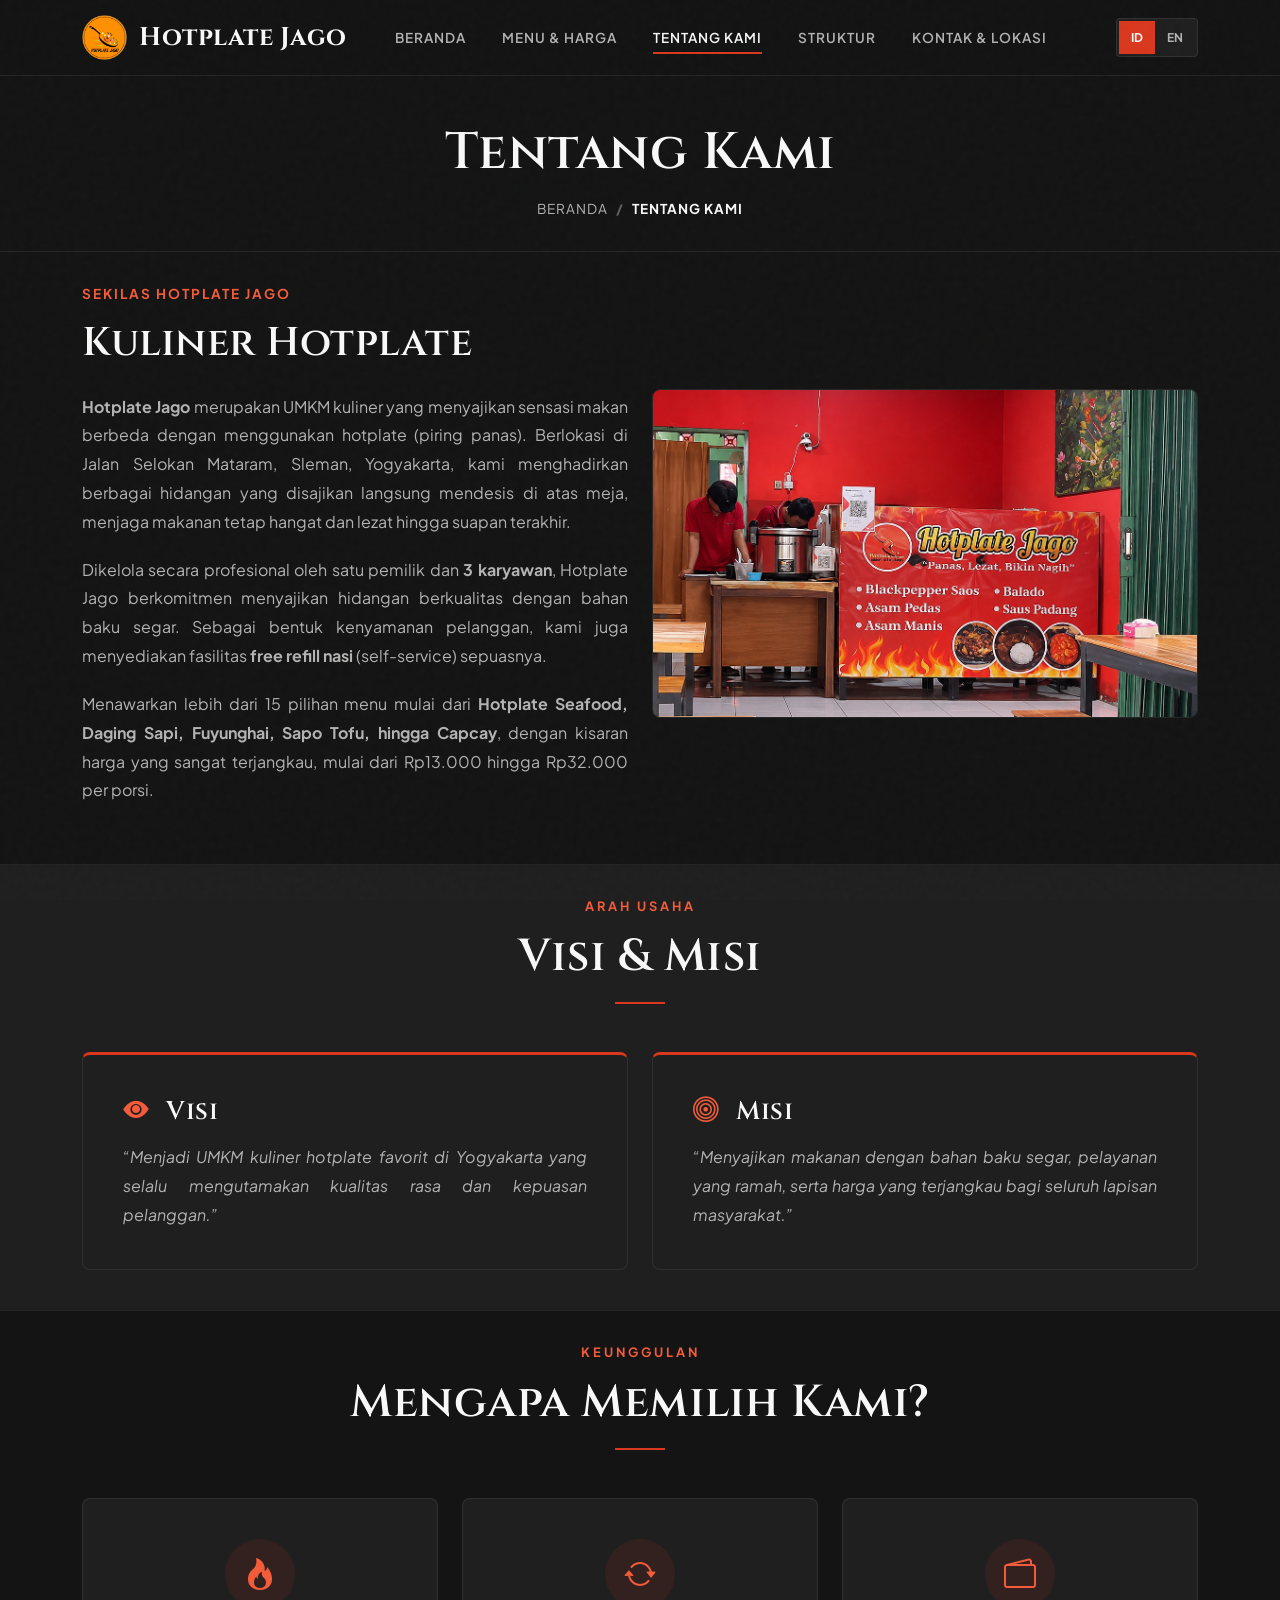
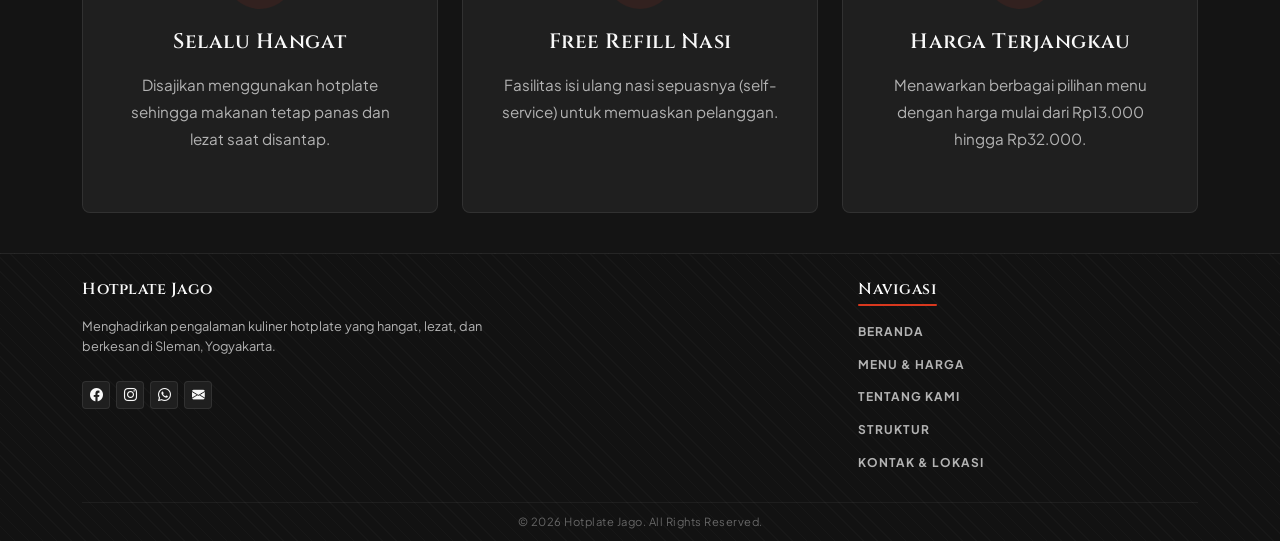
<file: about.html>
<!DOCTYPE html>
<html lang="id">
<head>
  <meta charset="utf-8">
  <meta content="width=device-width, initial-scale=1.0" name="viewport">
  <title>Tentang Kami - Hotplate Jago</title>
  <link href="assets/img/logo.png" rel="icon">
  <link href="assets/vendor/bootstrap/css/bootstrap.min.css" rel="stylesheet">
  <link href="assets/vendor/bootstrap-icons/bootstrap-icons.css" rel="stylesheet">
  <link href="assets/vendor/aos/aos.css" rel="stylesheet">
  <link href="assets/css/main.css" rel="stylesheet">
</head>
<body>

  <header id="header" class="header d-flex align-items-center fixed-top">
    <div class="container-fluid container-xl d-flex align-items-center justify-content-between">
      <a href="index.html" class="logo d-flex align-items-center text-decoration-none">
        <img src="assets/img/logo.png" alt="Logo Hotplate Jago">
        <h1 class="sitename m-0">Hotplate Jago</h1>
      </a>
      <nav id="navmenu" class="navmenu">
        <ul class="d-flex list-unstyled m-0">
          <li><a href="index.html" data-i18n="nav.beranda">Beranda</a></li>
          <li><a href="menu.html" data-i18n="nav.menu">Menu & Harga</a></li>
          <li><a href="about.html" class="active" data-i18n="nav.tentang">Tentang Kami</a></li>
          <li><a href="struktur-organisasi.html" data-i18n="nav.struktur">Struktur</a></li>
          <li><a href="contact.html" data-i18n="nav.kontak">Kontak & Lokasi</a></li>
        </ul>
      </nav>
      <div class="lang-switcher">
        <button class="lang-btn active" data-lang="id">ID</button>
        <button class="lang-btn" data-lang="en">EN</button>
      </div>
    </div>
  </header>

  <main class="main">
    <div class="page-title">
      <div class="container">
        <h1 data-i18n="about.page.title">Tentang Kami</h1>
        <nav class="breadcrumbs">
          <ol>
            <li><a href="index.html" data-i18n="nav.beranda">Beranda</a></li>
            <li class="current" data-i18n="about.breadcrumb">Tentang Kami</li>
          </ol>
        </nav>
      </div>
    </div>

    <section class="section-custom">
      <div class="container">
        <div class="row gy-5 align-items-center">
          <div class="col-lg-6" data-aos="fade-right">
            <span class="content-subtitle" data-i18n="about.tag">Sekilas Hotplate Jago</span>
            <h2 class="about-title" data-i18n="about.title">Kuliner Hotplate</h2>
            <p style="font-size: 1rem; line-height: 1.8;" data-i18n="about.p1">
              <strong>Hotplate Jago</strong> merupakan UMKM kuliner yang menyajikan sensasi makan berbeda dengan menggunakan hotplate (piring panas). Berlokasi di Jalan Selokan Mataram, Sleman, Yogyakarta, kami menghadirkan berbagai hidangan yang disajikan langsung mendesis di atas meja, menjaga makanan tetap hangat dan lezat hingga suapan terakhir.
            </p>
            <p style="font-size: 1rem; line-height: 1.8;" data-i18n="about.p2">
              Dikelola secara profesional oleh satu pemilik dan <strong>3 karyawan</strong>, Hotplate Jago berkomitmen menyajikan hidangan berkualitas dengan bahan baku segar. Sebagai bentuk kenyamanan pelanggan, kami juga menyediakan fasilitas <strong>free refill nasi</strong> (self-service) sepuasnya.
            </p>
            <p style="font-size: 1rem; line-height: 1.8;" data-i18n="about.p3">
              Menawarkan lebih dari 15 pilihan menu mulai dari <strong>Hotplate Seafood, Daging Sapi, Fuyunghai, Sapo Tofu, hingga Capcay</strong>, dengan kisaran harga yang sangat terjangkau, mulai dari Rp13.000 hingga Rp32.000 per porsi.
            </p>
          </div>
          <div class="col-lg-6 text-center" data-aos="fade-left">
            <img src="assets/img/tempat.png" alt="Operasi Hotplate Jago" class="img-fluid about-img">
          </div>
        </div>
      </div>
    </section>

    <section class="section-custom bg-surface">
      <div class="container" data-aos="fade-up">
        <div class="section-title">
          <span data-i18n="about.vm.tag">Arah Usaha</span>
          <h2 data-i18n="about.vm.title">Visi & Misi</h2>
          <div class="divider"></div>
        </div>
        <div class="row gy-4">
          <div class="col-md-6" data-aos="fade-up" data-aos-delay="100">
            <div class="vm-card">
              <h4><i class="bi bi-eye-fill"></i> <span data-i18n="about.visi.title">Visi</span></h4>
              <p data-i18n="about.visi.desc">“Menjadi UMKM kuliner hotplate favorit di Yogyakarta yang selalu mengutamakan kualitas rasa dan kepuasan pelanggan.”</p>
            </div>
          </div>
          <div class="col-md-6" data-aos="fade-up" data-aos-delay="200">
            <div class="vm-card">
              <h4><i class="bi bi-bullseye"></i> <span data-i18n="about.misi.title">Misi</span></h4>
              <p data-i18n="about.misi.desc">“Menyajikan makanan dengan bahan baku segar, pelayanan yang ramah, serta harga yang terjangkau bagi seluruh lapisan masyarakat.”</p>
            </div>
          </div>
        </div>
      </div>
    </section>

    <section class="section-custom">
      <div class="container" data-aos="fade-up">
        <div class="section-title">
          <span data-i18n="about.nilai.tag">Keunggulan</span>
          <h2 data-i18n="about.nilai.title">Mengapa Memilih Kami?</h2>
          <div class="divider"></div>
        </div>
        <div class="row gy-4">
          <div class="col-md-4" data-aos="fade-up" data-aos-delay="100">
            <div class="nilai-card">
              <div class="nilai-icon-wrap"><i class="bi bi-fire"></i></div>
              <h5 data-i18n="about.nilai1.title">Selalu Hangat</h5>
              <p data-i18n="about.nilai1.desc">Disajikan menggunakan hotplate sehingga makanan tetap panas dan lezat saat disantap.</p>
            </div>
          </div>
          <div class="col-md-4" data-aos="fade-up" data-aos-delay="200">
            <div class="nilai-card">
              <div class="nilai-icon-wrap"><i class="bi bi-arrow-repeat"></i></div>
              <h5 data-i18n="about.nilai2.title">Free Refill Nasi</h5>
              <p data-i18n="about.nilai2.desc">Fasilitas isi ulang nasi sepuasnya (self-service) untuk memuaskan pelanggan.</p>
            </div>
          </div>
          <div class="col-md-4" data-aos="fade-up" data-aos-delay="300">
            <div class="nilai-card">
              <div class="nilai-icon-wrap"><i class="bi bi-wallet2"></i></div>
              <h5 data-i18n="about.nilai3.title">Harga Terjangkau</h5>
              <p data-i18n="about.nilai3.desc">Menawarkan berbagai pilihan menu dengan harga mulai dari Rp13.000 hingga Rp32.000.</p>
            </div>
          </div>
        </div>
      </div>
    </section>
  </main>

  <footer class="footer">
    <div class="container">
      <div class="row g-5">
        <div class="col-lg-8">
          <h4 data-i18n="footer.brand">Hotplate Jago</h4>
          <p class="mb-4" style="max-width: 400px;" data-i18n="footer.desc">Menghadirkan pengalaman kuliner hotplate yang hangat, lezat, dan berkesan di Sleman, Yogyakarta.</p>
          <div class="social-icons">
            <a href="https://www.facebook.com/100858672832410/" target="_blank"><i class="bi bi-facebook"></i></a>
            <a href="https://www.instagram.com/hotplate_jago" target="_blank"><i class="bi bi-instagram"></i></a>
            <a href="https://wa.me/6285225879866" target="_blank"><i class="bi bi-whatsapp"></i></a>
            <a href="https://mail.google.com/mail/?view=cm&fs=1&to=hotplatejago@gmail.com" target="_blank"><i class="bi bi-envelope-fill"></i></a>
          </div>
        </div>
        <div class="col-lg-4">
          <h4 data-i18n="footer.nav">Navigasi</h4>
          <ul class="list-unstyled footer-links">
            <li><a href="index.html" data-i18n="nav.beranda">Beranda</a></li>
            <li><a href="menu.html" data-i18n="nav.menu">Menu & Harga</a></li>
            <li><a href="about.html" data-i18n="nav.tentang">Tentang Kami</a></li>
            <li><a href="struktur-organisasi.html" data-i18n="nav.struktur">Struktur</a></li>
            <li><a href="contact.html" data-i18n="nav.kontak">Kontak & Lokasi</a></li>
          </ul>
        </div>
      </div>
      <div class="copyright text-center">
        <p class="mb-0">&copy; 2026 Hotplate Jago. <span data-i18n="footer.copyright">All Rights Reserved.</span></p>
      </div>
    </div>
  </footer>

  <a href="#" class="scroll-top d-flex align-items-center justify-content-center"><i class="bi bi-arrow-up-short"></i></a>

  <script src="assets/vendor/bootstrap/js/bootstrap.bundle.min.js"></script>
  <script src="assets/vendor/aos/aos.js"></script>
  <script>
    AOS.init({ duration: 800, easing: 'ease-out', once: true });
    
    const translations = {
      id: {
        "nav.beranda":"Beranda","nav.menu":"Menu & Harga","nav.tentang":"Tentang Kami","nav.struktur":"Struktur","nav.kontak":"Kontak & Lokasi",
        "about.page.title":"Tentang Kami","about.breadcrumb":"Tentang Kami","about.tag":"Sekilas Hotplate Jago","about.title":"Kuliner Hotplate",
        "about.p1":"<strong>Hotplate Jago</strong> merupakan UMKM kuliner yang menyajikan sensasi makan berbeda dengan menggunakan hotplate (piring panas). Berlokasi di Jalan Selokan Mataram, Sleman, Yogyakarta, kami menghadirkan berbagai hidangan yang disajikan langsung mendesis di atas meja, menjaga makanan tetap hangat dan lezat hingga suapan terakhir.",
        "about.p2":"Dikelola secara profesional oleh satu pemilik dan <strong>3 karyawan</strong>, Hotplate Jago berkomitmen menyajikan hidangan berkualitas dengan bahan baku segar. Sebagai bentuk kenyamanan pelanggan, kami juga menyediakan fasilitas <strong>free refill nasi</strong> (self-service) sepuasnya.",
        "about.p3":"Menawarkan lebih dari 15 pilihan menu mulai dari <strong>Hotplate Seafood, Daging Sapi, Fuyunghai, Sapo Tofu, hingga Capcay</strong>, dengan kisaran harga yang sangat terjangkau, mulai dari Rp13.000 hingga Rp32.000 per porsi.",
        "about.vm.tag":"Arah Usaha","about.vm.title":"Visi & Misi","about.visi.title":"Visi","about.visi.desc":"“Menjadi UMKM kuliner hotplate favorit di Yogyakarta yang selalu mengutamakan kualitas rasa dan kepuasan pelanggan.”",
        "about.misi.title":"Misi","about.misi.desc":"“Menyajikan makanan dengan bahan baku segar, pelayanan yang ramah, serta harga yang terjangkau bagi seluruh lapisan masyarakat.”",
        "about.nilai.tag":"Keunggulan","about.nilai.title":"Mengapa Memilih Kami?","about.nilai1.title":"Selalu Hangat","about.nilai1.desc":"Disajikan menggunakan hotplate sehingga makanan tetap panas dan lezat saat disantap.","about.nilai2.title":"Free Refill Nasi","about.nilai2.desc":"Fasilitas isi ulang nasi sepuasnya (self-service) untuk memuaskan pelanggan.","about.nilai3.title":"Harga Terjangkau","about.nilai3.desc":"Menawarkan berbagai pilihan menu dengan harga mulai dari Rp13.000 hingga Rp32.000.",
        "footer.brand":"Hotplate Jago","footer.desc":"Menghadirkan pengalaman kuliner hotplate yang hangat, lezat, dan berkesan di Sleman, Yogyakarta.","footer.nav":"Navigasi","footer.copyright":"All Rights Reserved."
      },
      en: {
        "nav.beranda":"Home","nav.menu":"Menu & Price","nav.tentang":"About Us","nav.struktur":"Structure","nav.kontak":"Contact & Location",
        "about.page.title":"About Us","about.breadcrumb":"About Us","about.tag":"About Hotplate Jago","about.title":"Sleman's Signature Hotplate Culinary",
        "about.p1":"<strong>Hotplate Jago</strong> is a culinary SME that serves a unique dining sensation using hotplates. Located on Jalan Selokan Mataram, Sleman, Yogyakarta, we present a variety of dishes served sizzling right on your table, keeping the food warm and delicious down to the last bite.",
        "about.p2":"Professionally managed by one owner and <strong>3 staff members</strong>, Hotplate Jago is committed to serving high-quality dishes with fresh ingredients. For customer convenience, we also provide an unlimited <strong>free rice refill</strong> (self-service) facility.",
        "about.p3":"Offering more than 15 menu options ranging from <strong>Hotplate Seafood, Beef, Fuyunghai, Sapo Tofu, to Capcay</strong>, with highly affordable prices, starting from Rp13,000 to Rp32,000 per portion.",
        "about.vm.tag":"Business Direction","about.vm.title":"Vision & Mission","about.visi.title":"Vision","about.visi.desc":"“To become Yogyakarta's favorite hotplate culinary SME, always prioritizing taste quality and customer satisfaction.”",
        "about.misi.title":"Mission","about.misi.desc":"“To serve food with fresh ingredients, friendly service, and affordable prices for all levels of society.”",
        "about.nilai.tag":"Advantages","about.nilai.title":"Why Choose Us?","about.nilai1.title":"Always Warm","about.nilai1.desc":"Served on a hotplate so the food stays hot and delicious when eaten.","about.nilai2.title":"Free Rice Refill","about.nilai2.desc":"Unlimited self-service rice refill facility to satisfy customers.","about.nilai3.title":"Affordable Prices","about.nilai3.desc":"Offering various menu choices priced from Rp13,000 to Rp32,000.",
        "footer.brand":"Hotplate Jago","footer.desc":"Presenting a warm, delicious, and memorable hotplate culinary experience in Sleman, Yogyakarta.","footer.nav":"Navigation","footer.copyright":"All Rights Reserved."
      }
    };

    let currentLang = localStorage.getItem('hotplate-lang') || 'id';
    function applyLanguage(lang) {
      currentLang = lang; localStorage.setItem('hotplate-lang', lang); document.documentElement.setAttribute('lang', lang);
      document.querySelectorAll('[data-i18n]').forEach(el => {
        const key = el.getAttribute('data-i18n'); const tr = translations[lang] && translations[lang][key]; if (tr !== undefined) el.innerHTML = tr;
      });
      document.querySelectorAll('.lang-btn').forEach(btn => btn.classList.toggle('active', btn.dataset.lang === lang));
    }
    document.addEventListener('DOMContentLoaded', () => {
      applyLanguage(currentLang);
      document.querySelectorAll('.lang-btn').forEach(btn => btn.addEventListener('click', e => { e.preventDefault(); applyLanguage(btn.dataset.lang); }));
    });
  </script>
</body>
</html>
</file>
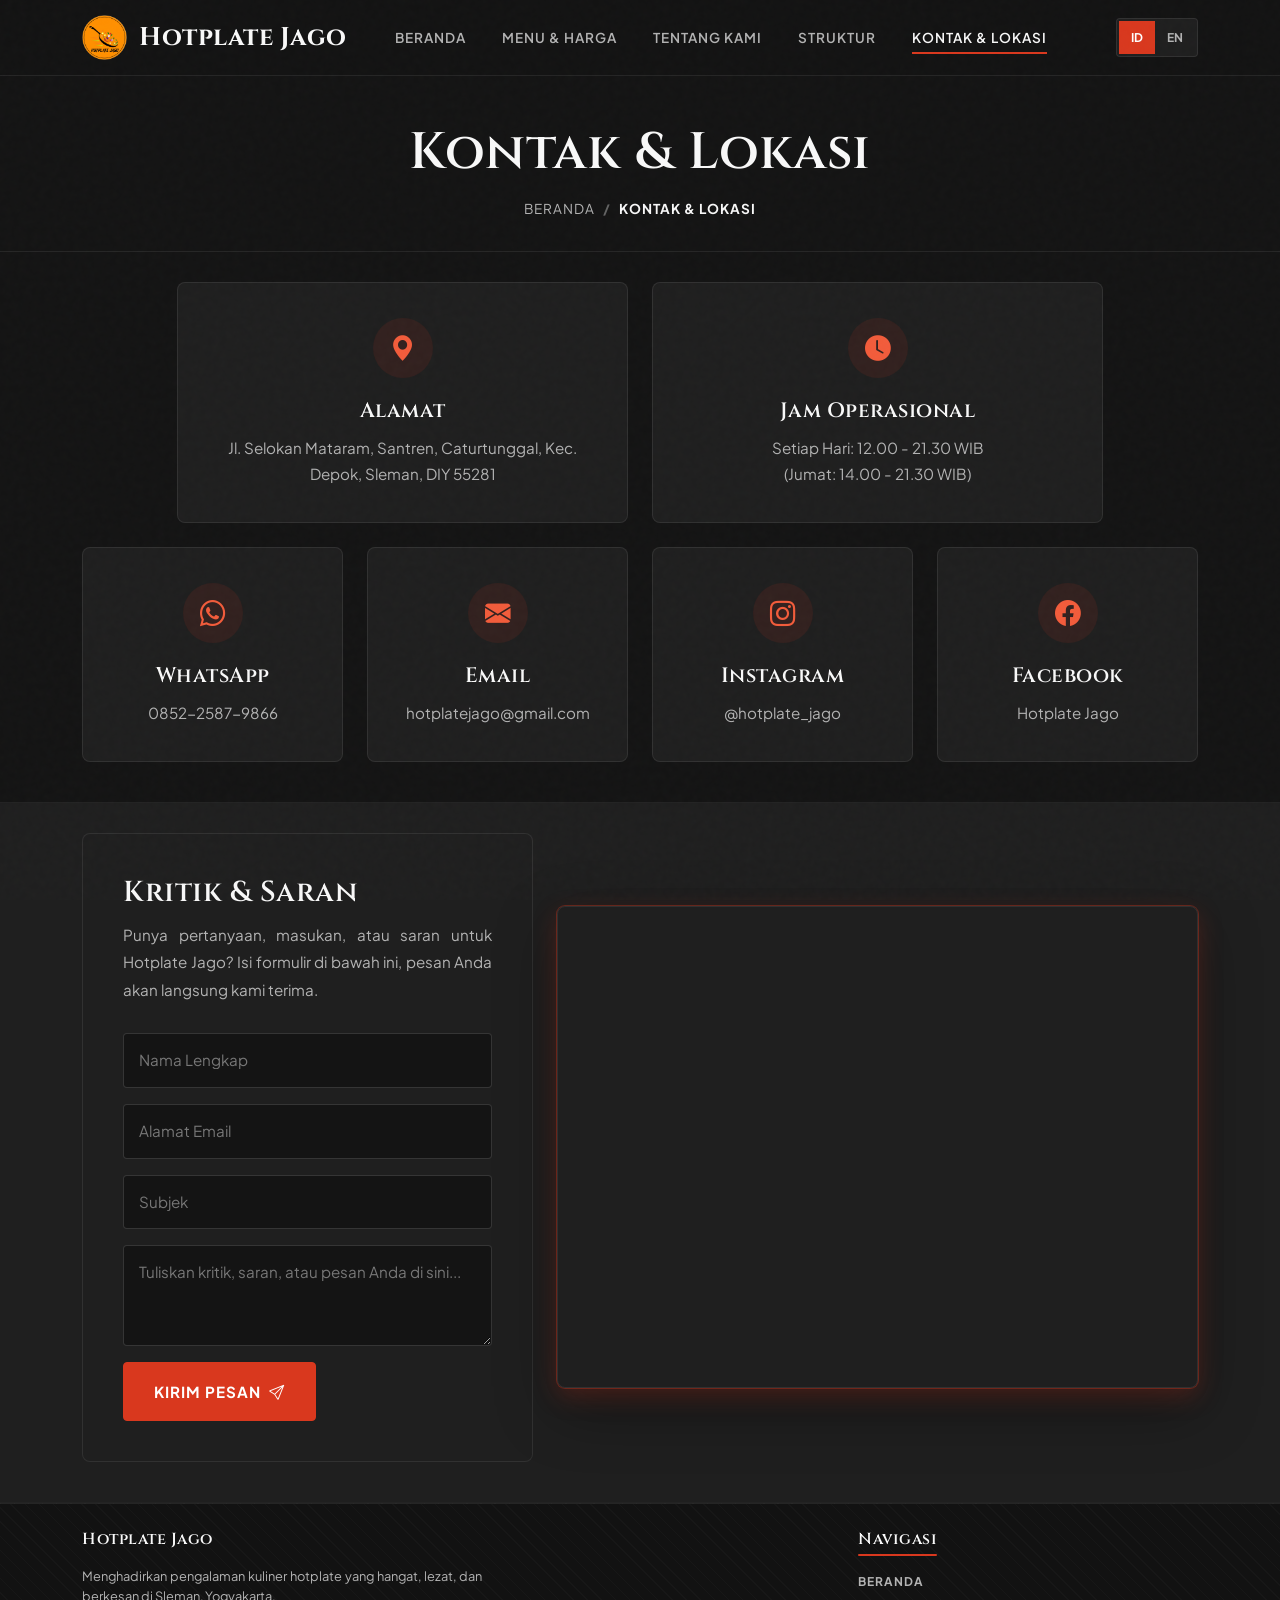
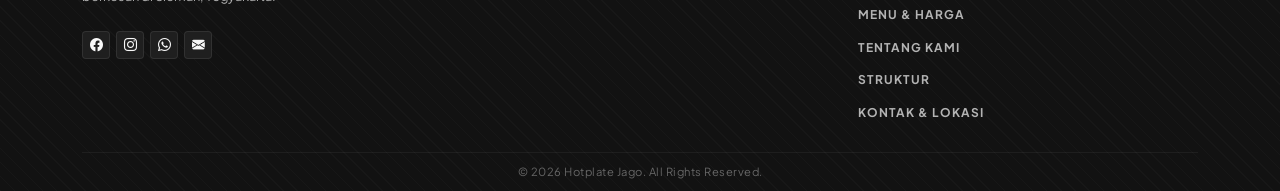
<file: contact.html>
<!DOCTYPE html>
<html lang="id">
<head>
  <meta charset="utf-8">
  <meta content="width=device-width, initial-scale=1.0" name="viewport">
  <title>Kontak & Lokasi - Hotplate Jago</title>
  <link href="assets/img/logo.png" rel="icon">
  <link href="assets/vendor/bootstrap/css/bootstrap.min.css" rel="stylesheet">
  <link href="assets/vendor/bootstrap-icons/bootstrap-icons.css" rel="stylesheet">
  <link href="assets/vendor/aos/aos.css" rel="stylesheet">
  <link href="assets/css/main.css" rel="stylesheet">
</head>
<body>

  <header id="header" class="header d-flex align-items-center fixed-top">
    <div class="container-fluid container-xl d-flex align-items-center justify-content-between">
      <a href="index.html" class="logo d-flex align-items-center text-decoration-none">
        <img src="assets/img/logo.png" alt="Logo Hotplate Jago">
        <h1 class="sitename m-0">Hotplate Jago</h1>
      </a>
      <nav id="navmenu" class="navmenu">
        <ul class="d-flex list-unstyled m-0">
          <li><a href="index.html" data-i18n="nav.beranda">Beranda</a></li>
          <li><a href="menu.html" data-i18n="nav.menu">Menu & Harga</a></li>
          <li><a href="about.html" data-i18n="nav.tentang">Tentang Kami</a></li>
          <li><a href="struktur-organisasi.html" data-i18n="nav.struktur">Struktur</a></li>
          <li><a href="contact.html" class="active" data-i18n="nav.kontak">Kontak & Lokasi</a></li>
        </ul>
      </nav>
      <div class="lang-switcher">
        <button class="lang-btn active" data-lang="id">ID</button>
        <button class="lang-btn" data-lang="en">EN</button>
      </div>
    </div>
  </header>

  <main class="main">
    <div class="page-title">
      <div class="container">
        <h1 data-i18n="contact.page.title">Kontak & Lokasi</h1>
        <nav class="breadcrumbs">
          <ol>
            <li><a href="index.html" data-i18n="nav.beranda">Beranda</a></li>
            <li class="current" data-i18n="contact.breadcrumb">Kontak & Lokasi</li>
          </ol>
        </nav>
      </div>
    </div>

    <section class="section">
      <div class="container">
        <div class="row g-4 justify-content-center mb-4">
          <div class="col-md-6 col-lg-5" data-aos="fade-up" data-aos-delay="100">
            <div class="contact-info-card h-100">
              <div class="icon-circle"><i class="bi bi-geo-alt-fill"></i></div>
              <h5 data-i18n="contact.kantor.title">Alamat</h5>
              <p data-i18n="contact.kantor.desc">Jl. Selokan Mataram, Santren, Caturtunggal, Kec. Depok, Sleman, DIY 55281</p>
            </div>
          </div>
          <div class="col-md-6 col-lg-5" data-aos="fade-up" data-aos-delay="200">
            <div class="contact-info-card h-100">
              <div class="icon-circle"><i class="bi bi-clock-fill"></i></div>
              <h5 data-i18n="contact.telp.title">Jam Operasional</h5>
              <p data-i18n="contact.jam.desc">Setiap Hari: 12.00 - 21.30 WIB<br>(Jumat: 14.00 - 21.30 WIB)</p>
            </div>
          </div>
        </div>

        <div class="row g-4 justify-content-center">
          <div class="col-md-6 col-lg-3" data-aos="fade-up" data-aos-delay="300">
            <a href="https://wa.me/6285225879866" target="_blank" class="text-decoration-none d-block h-100">
              <div class="contact-info-card h-100">
                <div class="icon-circle"><i class="bi bi-whatsapp"></i></div>
                <h5 data-i18n="contact.email.title">WhatsApp</h5>
                <p>0852-2587-9866</p>
              </div>
            </a>
          </div>
          <div class="col-md-6 col-lg-3" data-aos="fade-up" data-aos-delay="400">
            <a href="https://mail.google.com/mail/?view=cm&fs=1&to=hotplatejago@gmail.com" target="_blank" class="text-decoration-none d-block h-100">
              <div class="contact-info-card h-100">
                <div class="icon-circle"><i class="bi bi-envelope-fill"></i></div>
                <h5 data-i18n="contact.gmail.title">Email</h5>
                <p>hotplatejago@gmail.com</p>
              </div>
            </a>
          </div>
          <div class="col-md-6 col-lg-3" data-aos="fade-up" data-aos-delay="500">
            <a href="https://instagram.com/hotplate_jago" target="_blank" rel="noopener" class="text-decoration-none d-block h-100">
              <div class="contact-info-card h-100">
                <div class="icon-circle"><i class="bi bi-instagram"></i></div>
                <h5 data-i18n="contact.web.title">Instagram</h5>
                <p>@hotplate_jago</p>
              </div>
            </a>
          </div>
          <div class="col-md-6 col-lg-3" data-aos="fade-up" data-aos-delay="600">
            <a href="https://www.facebook.com/100858672832410/" target="_blank" rel="noopener" class="text-decoration-none d-block h-100">
              <div class="contact-info-card h-100">
                <div class="icon-circle"><i class="bi bi-facebook"></i></div>
                <h5 data-i18n="contact.fb.title">Facebook</h5>
                <p>Hotplate Jago</p>
              </div>
            </a>
          </div>
        </div>
      </div>
    </section>

    <section class="section bg-surface">
      <div class="container">
        <div class="row g-4 align-items-center">
          <div class="col-lg-5" data-aos="fade-right">
            <div class="contact-form-wrap">
              <h3 data-i18n="contact.form.title">Kritik & Saran</h3>
              <p class="subtitle" data-i18n="contact.form.desc">Punya pertanyaan, masukan, atau saran untuk Hotplate Jago? Isi formulir di bawah ini.</p>
              <form id="contact-form">
                <input type="hidden" name="access_key" value="50f64240-154f-4c63-870d-1f36e1065d40">
                <div class="mb-3"><input type="text" name="name" class="form-control" placeholder="Nama Lengkap" data-i18n-placeholder="contact.form.name" required></div>
                <div class="mb-3"><input type="email" name="email" class="form-control" placeholder="Alamat Email" data-i18n-placeholder="contact.form.email" required></div>
                <div class="mb-3"><input type="text" name="subjek_pesan" class="form-control" placeholder="Subjek" data-i18n-placeholder="contact.form.subject" required></div>
                <div class="mb-3"><textarea name="message" class="form-control" rows="3" placeholder="Tuliskan pesan Anda..." data-i18n-placeholder="contact.form.message" required></textarea></div>
                <button type="submit" class="btn-submit" id="submit-btn"><span data-i18n="contact.form.btn">Kirim Pesan</span> <i class="bi bi-send ms-1"></i></button>
                <div id="form-result" class="mt-3" style="display: none;"></div>
              </form>
            </div>
          </div>
          <div class="col-lg-7" data-aos="fade-left">
            <div class="maps-full">
              <iframe src="https://www.google.com/maps?q=Jalan+Selokan+Mataram,+Santren,+Caturtunggal,+Kecamatan+Depok,+Sleman,+Yogyakarta&output=embed" allowfullscreen="" loading="lazy"></iframe>
            </div>
          </div>
        </div>
      </div>
    </section>
  </main>

  <footer class="footer">
    <div class="container">
      <div class="row g-5">
        <div class="col-lg-8">
          <h4 data-i18n="footer.brand">Hotplate Jago</h4>
          <p class="mb-4" style="max-width: 400px;" data-i18n="footer.desc">Menghadirkan pengalaman kuliner hotplate yang hangat, lezat, dan berkesan di Sleman, Yogyakarta.</p>
          <div class="social-icons">
            <a href="https://www.facebook.com/100858672832410/" target="_blank"><i class="bi bi-facebook"></i></a>
            <a href="https://www.instagram.com/hotplate_jago" target="_blank"><i class="bi bi-instagram"></i></a>
            <a href="https://wa.me/6285225879866" target="_blank"><i class="bi bi-whatsapp"></i></a>
            <a href="https://mail.google.com/mail/?view=cm&fs=1&to=hotplatejago@gmail.com" target="_blank"><i class="bi bi-envelope-fill"></i></a>
          </div>
        </div>
        <div class="col-lg-4">
          <h4 data-i18n="footer.nav">Navigasi</h4>
          <ul class="list-unstyled footer-links">
            <li><a href="index.html" data-i18n="nav.beranda">Beranda</a></li>
            <li><a href="menu.html" data-i18n="nav.menu">Menu & Harga</a></li>
            <li><a href="about.html" data-i18n="nav.tentang">Tentang Kami</a></li>
            <li><a href="struktur-organisasi.html" data-i18n="nav.struktur">Struktur</a></li>
            <li><a href="contact.html" data-i18n="nav.kontak">Kontak & Lokasi</a></li>
          </ul>
        </div>
      </div>
      <div class="copyright text-center">
        <p class="mb-0">&copy; 2026 Hotplate Jago. <span data-i18n="footer.copyright">All Rights Reserved.</span></p>
      </div>
    </div>
  </footer>

  <a href="#" class="scroll-top d-flex align-items-center justify-content-center"><i class="bi bi-arrow-up-short"></i></a>

  <script src="assets/vendor/bootstrap/js/bootstrap.bundle.min.js"></script>
  <script src="assets/vendor/aos/aos.js"></script>
  <script>
    AOS.init({ duration: 800, easing: 'ease-out', once: true });
    
    const translations = {
      id: {
        "nav.beranda":"Beranda","nav.menu":"Menu & Harga","nav.tentang":"Tentang Kami","nav.struktur":"Struktur","nav.kontak":"Kontak & Lokasi",
        "contact.page.title":"Kontak & Lokasi","contact.breadcrumb":"Kontak & Lokasi","contact.info.title":"Informasi Kontak",
        "contact.kantor.title":"Alamat","contact.kantor.desc":"Jl. Selokan Mataram, Santren, Caturtunggal, Kec. Depok, Sleman, DIY 55281",
        "contact.telp.title":"Jam Operasional","contact.jam.desc":"Setiap Hari: 12.00 - 21.30 WIB<br>(Jumat: 14.00 - 21.30 WIB)",
        "contact.email.title":"WhatsApp","contact.gmail.title":"Email","contact.web.title":"Instagram","contact.fb.title":"Facebook",
        "contact.form.title":"Kritik & Saran","contact.form.desc":"Punya pertanyaan, masukan, atau saran untuk Hotplate Jago? Isi formulir di bawah ini, pesan Anda akan langsung kami terima.",
        "contact.form.name":"Nama Lengkap","contact.form.email":"Alamat Email","contact.form.subject":"Subjek","contact.form.message":"Tuliskan kritik, saran, atau pesan Anda di sini...","contact.form.btn":"Kirim Pesan",
        "footer.brand":"Hotplate Jago","footer.desc":"Menghadirkan pengalaman kuliner hotplate yang hangat, lezat, dan berkesan di Sleman, Yogyakarta.","footer.nav":"Navigasi","footer.copyright":"All Rights Reserved."
      },
      en: {
        "nav.beranda":"Home","nav.menu":"Menu & Price","nav.tentang":"About Us","nav.struktur":"Structure","nav.kontak":"Contact & Location",
        "contact.page.title":"Contact & Location","contact.breadcrumb":"Contact & Location","contact.info.title":"Contact Information",
        "contact.kantor.title":"Address","contact.kantor.desc":"Jl. Selokan Mataram, Santren, Caturtunggal, Kec. Depok, Sleman, DIY 55281",
        "contact.telp.title":"Operating Hours","contact.jam.desc":"Every Day: 12.00 - 21.30 WIB<br>(Friday: 14.00 - 21.30 WIB)",
        "contact.email.title":"WhatsApp","contact.gmail.title":"Email","contact.web.title":"Instagram","contact.fb.title":"Facebook",
        "contact.form.title":"Criticism & Suggestions","contact.form.desc":"Have a question, feedback, or suggestion for Hotplate Jago? Fill out the form below, your message will be received directly by us.",
        "contact.form.name":"Full Name","contact.form.email":"Email Address","contact.form.subject":"Subject","contact.form.message":"Write your criticism, suggestion, or message here...","contact.form.btn":"Send Message",
        "footer.brand":"Hotplate Jago","footer.desc":"Presenting a warm, delicious, and memorable hotplate culinary experience in Sleman, Yogyakarta.","footer.nav":"Navigation","footer.copyright":"All Rights Reserved."
      }
    };

    let currentLang = localStorage.getItem('hotplate-lang') || 'id';
    function applyLanguage(lang) {
      currentLang = lang; localStorage.setItem('hotplate-lang', lang); document.documentElement.setAttribute('lang', lang);
      document.querySelectorAll('[data-i18n]').forEach(el => {
        const key = el.getAttribute('data-i18n'); const tr = translations[lang] && translations[lang][key]; if (tr !== undefined) el.innerHTML = tr;
      });
      document.querySelectorAll('[data-i18n-placeholder]').forEach(el => {
        const key = el.getAttribute('data-i18n-placeholder'); const tr = translations[lang] && translations[lang][key]; if (tr !== undefined) el.setAttribute('placeholder', tr);
      });
      document.querySelectorAll('.lang-btn').forEach(btn => btn.classList.toggle('active', btn.dataset.lang === lang));
    }

    document.addEventListener('DOMContentLoaded', () => {
      applyLanguage(currentLang);
      document.querySelectorAll('.lang-btn').forEach(btn => btn.addEventListener('click', e => { e.preventDefault(); applyLanguage(btn.dataset.lang); }));

      const form = document.getElementById('contact-form');
      const submitBtn = document.getElementById('submit-btn');
      if (form) {
        form.addEventListener('submit', function(e) {
          e.preventDefault(); 
          submitBtn.disabled = true;
          submitBtn.innerHTML = 'Mengirim... <i class="bi bi-hourglass-split ms-1"></i>';
          const result = document.getElementById('form-result');
          result.style.display = 'none';
          
          const formData = new FormData(form);
          const object = Object.fromEntries(formData);
          const json = JSON.stringify(object);
          
          fetch('https://api.web3forms.com/submit', {
              method: 'POST', headers: { 'Content-Type': 'application/json', 'Accept': 'application/json' }, body: json
          }).then(async (response) => {
              let json = await response.json();
              result.style.display = 'block';
              if (response.status == 200) {
                  result.innerHTML = '<div class="alert alert-success fw-bold border-0"><i class="bi bi-check-circle me-2"></i>Pesan berhasil dikirim! Terima kasih.</div>';
                  form.reset(); 
              } else {
                  result.innerHTML = `<div class="alert alert-danger border-0">Error: ${json.message}</div>`;
              }
          }).catch(error => {
              result.style.display = 'block';
              result.innerHTML = '<div class="alert alert-danger border-0">Terjadi kesalahan sistem. Coba lagi nanti.</div>';
          }).finally(() => {
              submitBtn.disabled = false;
              submitBtn.innerHTML = '<span data-i18n="contact.form.btn">Kirim Pesan</span> <i class="bi bi-send ms-1"></i>';
              applyLanguage(currentLang);
          });
        });
      }
    });
  </script>
</body>
</html>
</file>
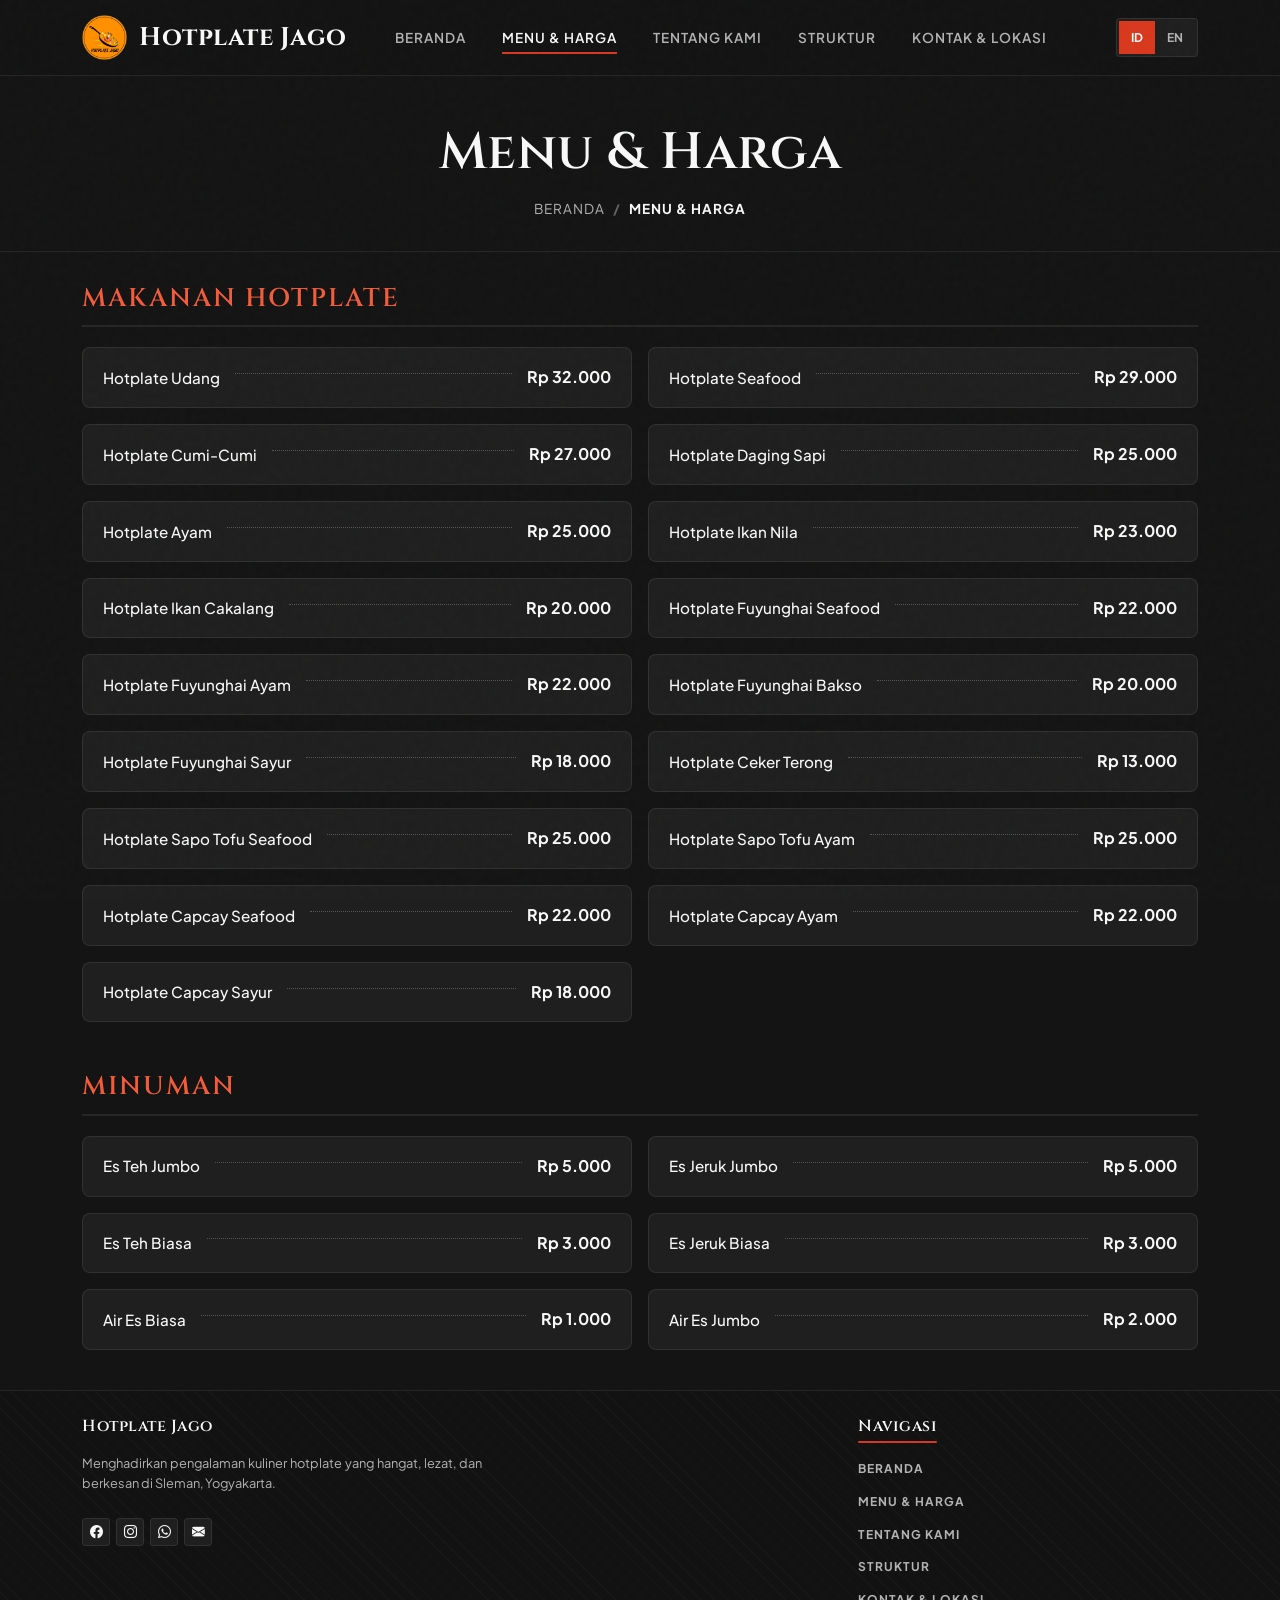
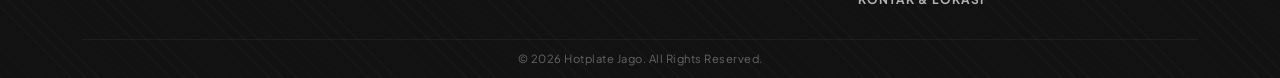
<file: menu.html>
<!DOCTYPE html>
<html lang="id">
<head>
  <meta charset="utf-8">
  <meta content="width=device-width, initial-scale=1.0" name="viewport">
  <title>Menu & Harga - Hotplate Jago</title>
  <link href="assets/img/logo.png" rel="icon">
  <link href="assets/vendor/bootstrap/css/bootstrap.min.css" rel="stylesheet">
  <link href="assets/vendor/bootstrap-icons/bootstrap-icons.css" rel="stylesheet">
  <link href="assets/vendor/aos/aos.css" rel="stylesheet">
  <link href="assets/css/main.css" rel="stylesheet">
</head>
<body>

  <header id="header" class="header d-flex align-items-center fixed-top">
    <div class="container-fluid container-xl d-flex align-items-center justify-content-between">
      <a href="index.html" class="logo d-flex align-items-center text-decoration-none">
        <img src="assets/img/logo.png" alt="Logo Hotplate Jago">
        <h1 class="sitename m-0">Hotplate Jago</h1>
      </a>
      <nav id="navmenu" class="navmenu">
        <ul class="d-flex list-unstyled m-0">
          <li><a href="index.html" data-i18n="nav.beranda">Beranda</a></li>
          <li><a href="menu.html" class="active" data-i18n="nav.menu">Menu & Harga</a></li>
          <li><a href="about.html" data-i18n="nav.tentang">Tentang Kami</a></li>
          <li><a href="struktur-organisasi.html" data-i18n="nav.struktur">Struktur</a></li>
          <li><a href="contact.html" data-i18n="nav.kontak">Kontak & Lokasi</a></li>
        </ul>
      </nav>
      <div class="lang-switcher">
        <button class="lang-btn active" data-lang="id">ID</button>
        <button class="lang-btn" data-lang="en">EN</button>
      </div>
    </div>
  </header>

  <main class="main">
    <div class="page-title">
      <div class="container">
        <h1 data-i18n="menu.page.title">Menu & Harga</h1>
        <nav class="breadcrumbs">
          <ol>
            <li><a href="index.html" data-i18n="nav.beranda">Beranda</a></li>
            <li class="current" data-i18n="menu.breadcrumb">Menu & Harga</li>
          </ol>
        </nav>
      </div>
    </div>

    <section class="section">
      <div class="container">
        
        <div class="mb-5" data-aos="fade-up">
          <h3 class="menu-category-title" data-i18n="menu.cat.food.title">Makanan Hotplate</h3>
          <div class="row g-3">
            
            <div class="col-lg-6">
              <div class="menu-item-box">
                <span class="menu-item-name" data-i18n="menu.s1.title">Hotplate Udang</span>
                <span class="menu-item-dots"></span>
                <span class="menu-item-price" data-i18n="menu.s1.price">Rp 32.000</span>
              </div>
            </div>
            <div class="col-lg-6">
              <div class="menu-item-box">
                <span class="menu-item-name" data-i18n="menu.s2.title">Hotplate Seafood</span>
                <span class="menu-item-dots"></span>
                <span class="menu-item-price" data-i18n="menu.s2.price">Rp 29.000</span>
              </div>
            </div>
            <div class="col-lg-6">
              <div class="menu-item-box">
                <span class="menu-item-name" data-i18n="menu.s3.title">Hotplate Cumi-Cumi</span>
                <span class="menu-item-dots"></span>
                <span class="menu-item-price" data-i18n="menu.s3.price">Rp 27.000</span>
              </div>
            </div>
            <div class="col-lg-6">
              <div class="menu-item-box">
                <span class="menu-item-name" data-i18n="menu.s4.title">Hotplate Daging Sapi</span>
                <span class="menu-item-dots"></span>
                <span class="menu-item-price" data-i18n="menu.s4.price">Rp 25.000</span>
              </div>
            </div>
            <div class="col-lg-6">
              <div class="menu-item-box">
                <span class="menu-item-name" data-i18n="menu.s5.title">Hotplate Ayam</span>
                <span class="menu-item-dots"></span>
                <span class="menu-item-price" data-i18n="menu.s5.price">Rp 25.000</span>
              </div>
            </div>
            <div class="col-lg-6">
              <div class="menu-item-box">
                <span class="menu-item-name" data-i18n="menu.s6.title">Hotplate Ikan Nila</span>
                <span class="menu-item-dots"></span>
                <span class="menu-item-price" data-i18n="menu.s6.price">Rp 23.000</span>
              </div>
            </div>
            <div class="col-lg-6">
              <div class="menu-item-box">
                <span class="menu-item-name" data-i18n="menu.s7.title">Hotplate Ikan Cakalang</span>
                <span class="menu-item-dots"></span>
                <span class="menu-item-price" data-i18n="menu.s7.price">Rp 20.000</span>
              </div>
            </div>
            <div class="col-lg-6">
              <div class="menu-item-box">
                <span class="menu-item-name" data-i18n="menu.s8.title">Hotplate Fuyunghai Seafood</span>
                <span class="menu-item-dots"></span>
                <span class="menu-item-price" data-i18n="menu.s8.price">Rp 22.000</span>
              </div>
            </div>
            <div class="col-lg-6">
              <div class="menu-item-box">
                <span class="menu-item-name" data-i18n="menu.s9.title">Hotplate Fuyunghai Ayam</span>
                <span class="menu-item-dots"></span>
                <span class="menu-item-price" data-i18n="menu.s9.price">Rp 22.000</span>
              </div>
            </div>
            <div class="col-lg-6">
              <div class="menu-item-box">
                <span class="menu-item-name" data-i18n="menu.s10.title">Hotplate Fuyunghai Bakso</span>
                <span class="menu-item-dots"></span>
                <span class="menu-item-price" data-i18n="menu.s10.price">Rp 20.000</span>
              </div>
            </div>
            <div class="col-lg-6">
              <div class="menu-item-box">
                <span class="menu-item-name" data-i18n="menu.s11.title">Hotplate Fuyunghai Sayur</span>
                <span class="menu-item-dots"></span>
                <span class="menu-item-price" data-i18n="menu.s11.price">Rp 18.000</span>
              </div>
            </div>
            <div class="col-lg-6">
              <div class="menu-item-box">
                <span class="menu-item-name" data-i18n="menu.s12.title">Hotplate Ceker Terong</span>
                <span class="menu-item-dots"></span>
                <span class="menu-item-price" data-i18n="menu.s12.price">Rp 13.000</span>
              </div>
            </div>
            <div class="col-lg-6">
              <div class="menu-item-box">
                <span class="menu-item-name" data-i18n="menu.s13.title">Hotplate Sapo Tofu Seafood</span>
                <span class="menu-item-dots"></span>
                <span class="menu-item-price" data-i18n="menu.s13.price">Rp 25.000</span>
              </div>
            </div>
            <div class="col-lg-6">
              <div class="menu-item-box">
                <span class="menu-item-name" data-i18n="menu.s14.title">Hotplate Sapo Tofu Ayam</span>
                <span class="menu-item-dots"></span>
                <span class="menu-item-price" data-i18n="menu.s14.price">Rp 25.000</span>
              </div>
            </div>
            <div class="col-lg-6">
              <div class="menu-item-box">
                <span class="menu-item-name" data-i18n="menu.s15.title">Hotplate Capcay Seafood</span>
                <span class="menu-item-dots"></span>
                <span class="menu-item-price" data-i18n="menu.s15.price">Rp 22.000</span>
              </div>
            </div>
            <div class="col-lg-6">
              <div class="menu-item-box">
                <span class="menu-item-name" data-i18n="menu.s16.title">Hotplate Capcay Ayam</span>
                <span class="menu-item-dots"></span>
                <span class="menu-item-price" data-i18n="menu.s16.price">Rp 22.000</span>
              </div>
            </div>
            <div class="col-lg-6">
              <div class="menu-item-box">
                <span class="menu-item-name" data-i18n="menu.s17.title">Hotplate Capcay Sayur</span>
                <span class="menu-item-dots"></span>
                <span class="menu-item-price" data-i18n="menu.s17.price">Rp 18.000</span>
              </div>
            </div>

          </div>
        </div>

        <div data-aos="fade-up">
          <h3 class="menu-category-title" data-i18n="menu.cat.drink.title">Minuman</h3>
          <div class="row g-3">
            
            <div class="col-lg-6">
              <div class="menu-item-box">
                <span class="menu-item-name" data-i18n="menu.m1.title">Es Teh Jumbo</span>
                <span class="menu-item-dots"></span>
                <span class="menu-item-price" data-i18n="menu.m1.price">Rp 5.000</span>
              </div>
            </div>
            <div class="col-lg-6">
              <div class="menu-item-box">
                <span class="menu-item-name" data-i18n="menu.m2.title">Es Jeruk Jumbo</span>
                <span class="menu-item-dots"></span>
                <span class="menu-item-price" data-i18n="menu.m2.price">Rp 5.000</span>
              </div>
            </div>
            <div class="col-lg-6">
              <div class="menu-item-box">
                <span class="menu-item-name" data-i18n="menu.m3.title">Es Teh Biasa</span>
                <span class="menu-item-dots"></span>
                <span class="menu-item-price" data-i18n="menu.m3.price">Rp 3.000</span>
              </div>
            </div>
            <div class="col-lg-6">
              <div class="menu-item-box">
                <span class="menu-item-name" data-i18n="menu.m4.title">Es Jeruk Biasa</span>
                <span class="menu-item-dots"></span>
                <span class="menu-item-price" data-i18n="menu.m4.price">Rp 3.000</span>
              </div>
            </div>
            <div class="col-lg-6">
              <div class="menu-item-box">
                <span class="menu-item-name" data-i18n="menu.m5.title">Air Es Biasa</span>
                <span class="menu-item-dots"></span>
                <span class="menu-item-price" data-i18n="menu.m5.price">Rp 1.000</span>
              </div>
            </div>
            <div class="col-lg-6">
              <div class="menu-item-box">
                <span class="menu-item-name" data-i18n="menu.m6.title">Air Es Jumbo</span>
                <span class="menu-item-dots"></span>
                <span class="menu-item-price" data-i18n="menu.m6.price">Rp 2.000</span>
              </div>
            </div>

          </div>
        </div>

      </div>
    </section>
  </main>

  <footer class="footer">
    <div class="container">
      <div class="row g-5">
        <div class="col-lg-8">
          <h4 data-i18n="footer.brand">Hotplate Jago</h4>
          <p class="mb-4" style="max-width: 400px;" data-i18n="footer.desc">Menghadirkan pengalaman kuliner hotplate yang hangat, lezat, dan berkesan di Sleman, Yogyakarta.</p>
          <div class="social-icons">
            <a href="https://www.facebook.com/100858672832410/" target="_blank"><i class="bi bi-facebook"></i></a>
            <a href="https://www.instagram.com/hotplate_jago" target="_blank"><i class="bi bi-instagram"></i></a>
            <a href="https://wa.me/6285225879866" target="_blank"><i class="bi bi-whatsapp"></i></a>
            <a href="https://mail.google.com/mail/?view=cm&fs=1&to=hotplatejago@gmail.com" target="_blank"><i class="bi bi-envelope-fill"></i></a>
          </div>
        </div>
        <div class="col-lg-4">
          <h4 data-i18n="footer.nav">Navigasi</h4>
          <ul class="list-unstyled footer-links">
            <li><a href="index.html" data-i18n="nav.beranda">Beranda</a></li>
            <li><a href="menu.html" data-i18n="nav.menu">Menu & Harga</a></li>
            <li><a href="about.html" data-i18n="nav.tentang">Tentang Kami</a></li>
            <li><a href="struktur-organisasi.html" data-i18n="nav.struktur">Struktur</a></li>
            <li><a href="contact.html" data-i18n="nav.kontak">Kontak & Lokasi</a></li>
          </ul>
        </div>
      </div>
      <div class="copyright text-center">
        <p class="mb-0">&copy; 2026 Hotplate Jago. <span data-i18n="footer.copyright">All Rights Reserved.</span></p>
      </div>
    </div>
  </footer>

  <a href="#" class="scroll-top d-flex align-items-center justify-content-center"><i class="bi bi-arrow-up-short"></i></a>

  <script src="assets/vendor/bootstrap/js/bootstrap.bundle.min.js"></script>
  <script src="assets/vendor/aos/aos.js"></script>
  <script>
    AOS.init({ duration: 800, easing: 'ease-out', once: true });

    const translations = {
      id: {
        "nav.beranda":"Beranda","nav.tentang":"Tentang Kami","nav.menu":"Menu & Harga","nav.struktur":"Struktur","nav.kontak":"Kontak & Lokasi",
        "menu.page.title":"Menu & Harga","menu.breadcrumb":"Menu & Harga","menu.cat.food.title":"Makanan Hotplate","menu.cat.drink.title":"Minuman",
        "menu.s1.title":"Hotplate Udang","menu.s1.price":"Rp 32.000","menu.s2.title":"Hotplate Seafood","menu.s2.price":"Rp 29.000",
        "menu.s3.title":"Hotplate Cumi-Cumi","menu.s3.price":"Rp 27.000","menu.s4.title":"Hotplate Daging Sapi","menu.s4.price":"Rp 25.000",
        "menu.s5.title":"Hotplate Ayam","menu.s5.price":"Rp 25.000","menu.s6.title":"Hotplate Ikan Nila","menu.s6.price":"Rp 23.000",
        "menu.s7.title":"Hotplate Ikan Cakalang","menu.s7.price":"Rp 20.000","menu.s8.title":"Hotplate Fuyunghai Seafood","menu.s8.price":"Rp 22.000",
        "menu.s9.title":"Hotplate Fuyunghai Ayam","menu.s9.price":"Rp 22.000","menu.s10.title":"Hotplate Fuyunghai Bakso","menu.s10.price":"Rp 20.000",
        "menu.s11.title":"Hotplate Fuyunghai Sayur","menu.s11.price":"Rp 18.000","menu.s12.title":"Hotplate Ceker Terong","menu.s12.price":"Rp 13.000",
        "menu.s13.title":"Hotplate Sapo Tofu Seafood","menu.s13.price":"Rp 25.000","menu.s14.title":"Hotplate Sapo Tofu Ayam","menu.s14.price":"Rp 25.000",
        "menu.s15.title":"Hotplate Capcay Seafood","menu.s15.price":"Rp 22.000","menu.s16.title":"Hotplate Capcay Ayam","menu.s16.price":"Rp 22.000",
        "menu.s17.title":"Hotplate Capcay Sayur","menu.s17.price":"Rp 18.000",
        "menu.m1.title":"Es Teh Jumbo","menu.m1.price":"Rp 5.000","menu.m2.title":"Es Jeruk Jumbo","menu.m2.price":"Rp 5.000",
        "menu.m3.title":"Es Teh Biasa","menu.m3.price":"Rp 3.000","menu.m4.title":"Es Jeruk Biasa","menu.m4.price":"Rp 3.000",
        "menu.m5.title":"Air Es Biasa","menu.m5.price":"Rp 1.000","menu.m6.title":"Air Es Jumbo","menu.m6.price":"Rp 2.000",
        "footer.brand":"Hotplate Jago","footer.desc":"Menghadirkan pengalaman kuliner hotplate yang hangat, lezat, dan berkesan di Sleman, Yogyakarta.","footer.nav":"Navigasi","footer.copyright":"All Rights Reserved."
      },
      en: {
        "nav.beranda":"Home","nav.tentang":"About Us","nav.menu":"Menu & Price","nav.struktur":"Structure","nav.kontak":"Contact & Location",
        "menu.page.title":"Menu & Price","menu.breadcrumb":"Menu & Price","menu.cat.food.title":"Hotplate Dishes","menu.cat.drink.title":"Beverages",
        "menu.s1.title":"Shrimp Hotplate","menu.s1.price":"Rp 32,000","menu.s2.title":"Seafood Hotplate","menu.s2.price":"Rp 29,000",
        "menu.s3.title":"Squid Hotplate","menu.s3.price":"Rp 27,000","menu.s4.title":"Beef Hotplate","menu.s4.price":"Rp 25,000",
        "menu.s5.title":"Chicken Hotplate","menu.s5.price":"Rp 25,000","menu.s6.title":"Tilapia Fish Hotplate","menu.s6.price":"Rp 23,000",
        "menu.s7.title":"Skipjack Tuna Hotplate","menu.s7.price":"Rp 20,000","menu.s8.title":"Seafood Fuyunghai Hotplate","menu.s8.price":"Rp 22,000",
        "menu.s9.title":"Chicken Fuyunghai Hotplate","menu.s9.price":"Rp 22,000","menu.s10.title":"Meatball Fuyunghai Hotplate","menu.s10.price":"Rp 20,000",
        "menu.s11.title":"Vegetable Fuyunghai Hotplate","menu.s11.price":"Rp 18,000","menu.s12.title":"Chicken Feet & Eggplant Hotplate","menu.s12.price":"Rp 13,000",
        "menu.s13.title":"Seafood Sapo Tofu Hotplate","menu.s13.price":"Rp 25,000","menu.s14.title":"Chicken Sapo Tofu Hotplate","menu.s14.price":"Rp 25,000",
        "menu.s15.title":"Seafood Capcay Hotplate","menu.s15.price":"Rp 22,000","menu.s16.title":"Chicken Capcay Hotplate","menu.s16.price":"Rp 22,000",
        "menu.s17.title":"Vegetable Capcay Hotplate","menu.s17.price":"Rp 18,000",
        "menu.m1.title":"Jumbo Iced Tea","menu.m1.price":"Rp 5,000","menu.m2.title":"Jumbo Iced Lime","menu.m2.price":"Rp 5,000",
        "menu.m3.title":"Regular Iced Tea","menu.m3.price":"Rp 3,000","menu.m4.title":"Regular Iced Lime","menu.m4.price":"Rp 3,000",
        "menu.m5.title":"Regular Iced Water","menu.m5.price":"Rp 1,000","menu.m6.title":"Jumbo Iced Water","menu.m6.price":"Rp 2,000",
        "footer.brand":"Hotplate Jago","footer.desc":"Presenting a warm, delicious, and memorable hotplate culinary experience in Sleman, Yogyakarta.","footer.nav":"Navigation","footer.copyright":"All Rights Reserved."
      }
    };
    
    let currentLang = localStorage.getItem('hotplate-lang') || 'id';
    function applyLanguage(lang) {
      currentLang = lang; localStorage.setItem('hotplate-lang', lang); document.documentElement.setAttribute('lang', lang);
      document.querySelectorAll('[data-i18n]').forEach(el => {
        const key = el.getAttribute('data-i18n'); const tr = translations[lang] && translations[lang][key]; if (tr !== undefined) el.innerHTML = tr;
      });
      document.querySelectorAll('.lang-btn').forEach(btn => btn.classList.toggle('active', btn.dataset.lang === lang));
    }
    document.addEventListener('DOMContentLoaded', () => {
      applyLanguage(currentLang);
      document.querySelectorAll('.lang-btn').forEach(btn => btn.addEventListener('click', e => { e.preventDefault(); applyLanguage(btn.dataset.lang); }));
    });
  </script>
</body>
</html>
</file>
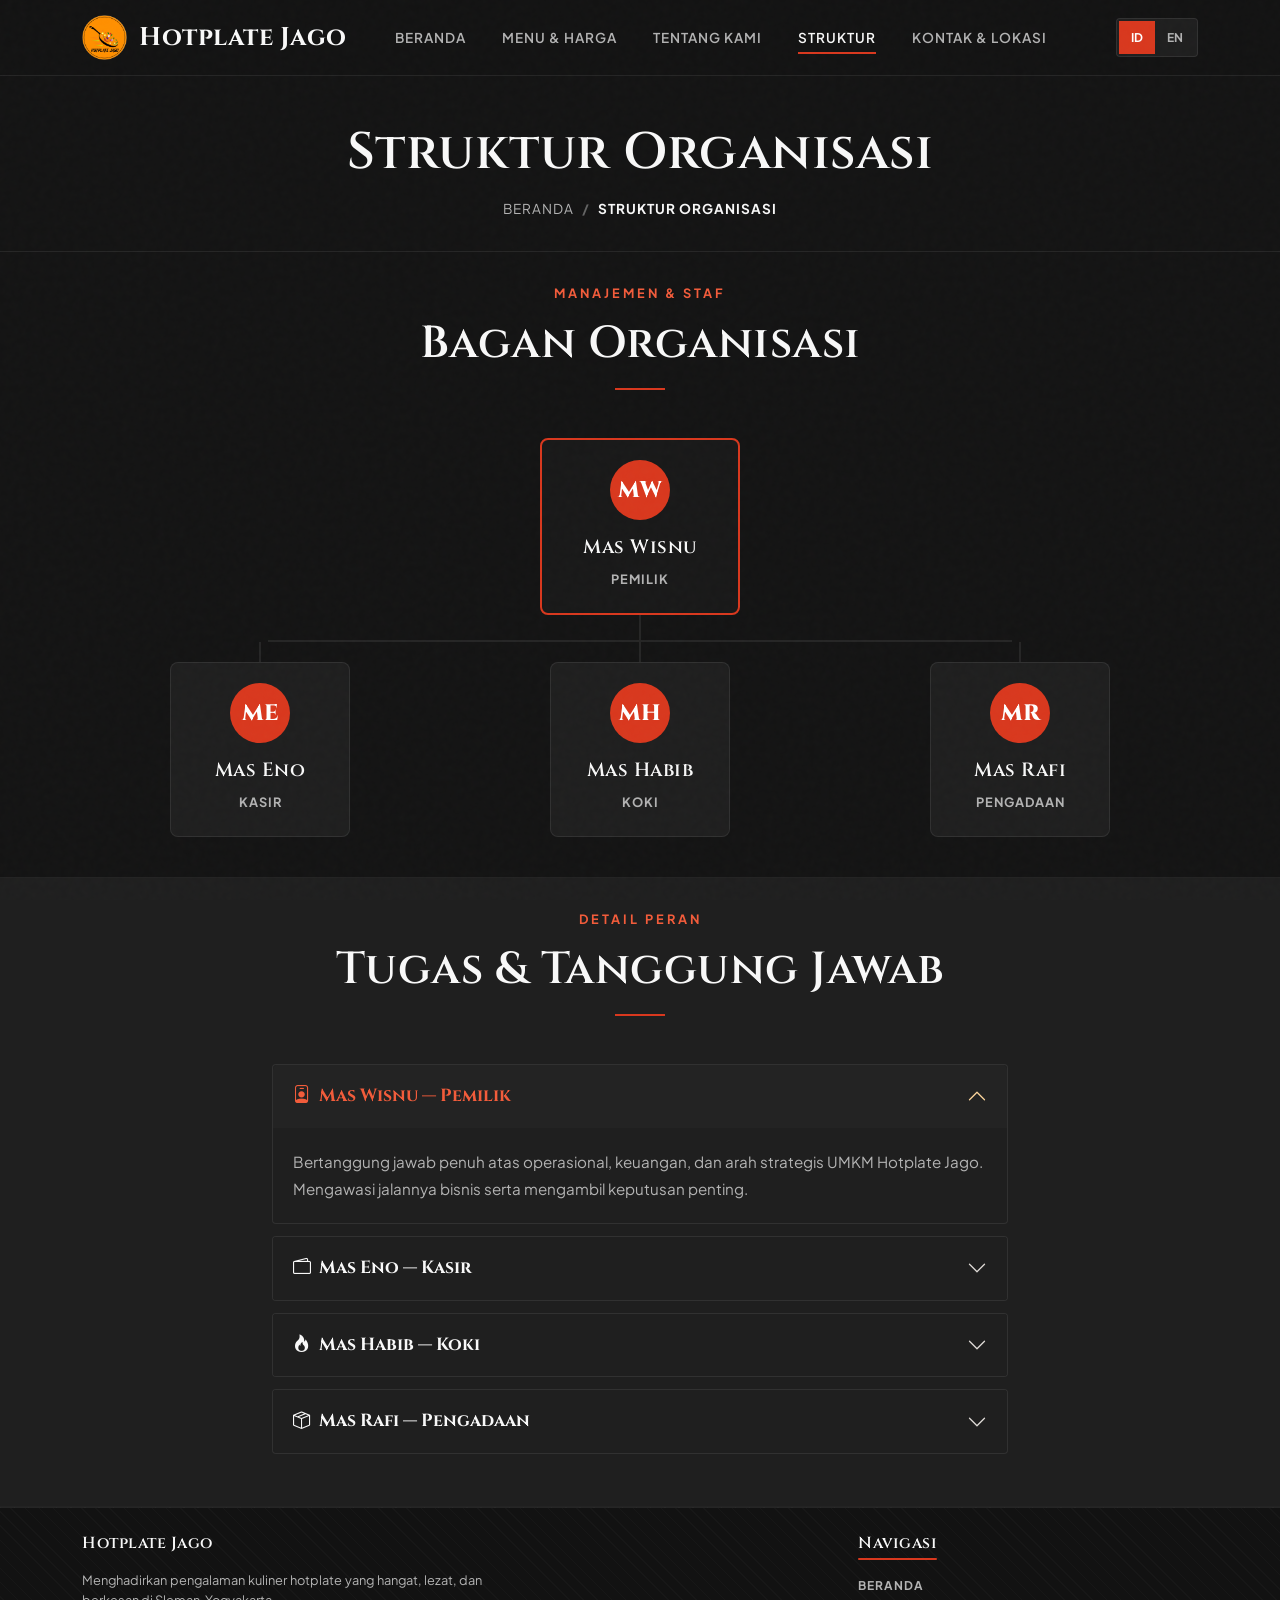
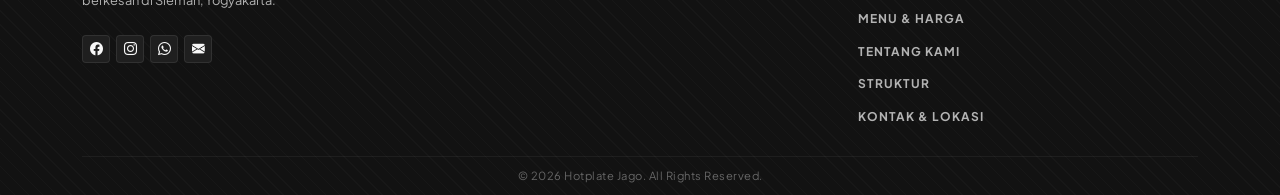
<file: struktur-organisasi.html>
<!DOCTYPE html>
<html lang="id">
<head>
  <meta charset="utf-8">
  <meta content="width=device-width, initial-scale=1.0" name="viewport">
  <title>Struktur Organisasi - Hotplate Jago</title>
  <link href="assets/img/logo.png" rel="icon">
  <link href="assets/vendor/bootstrap/css/bootstrap.min.css" rel="stylesheet">
  <link href="assets/vendor/bootstrap-icons/bootstrap-icons.css" rel="stylesheet">
  <link href="assets/vendor/aos/aos.css" rel="stylesheet">
  <link href="assets/css/main.css" rel="stylesheet">
</head>
<body>

  <header id="header" class="header d-flex align-items-center fixed-top">
    <div class="container-fluid container-xl d-flex align-items-center justify-content-between">
      <a href="index.html" class="logo d-flex align-items-center text-decoration-none">
        <img src="assets/img/logo.png" alt="Logo Hotplate Jago">
        <h1 class="sitename m-0">Hotplate Jago</h1>
      </a>
      <nav id="navmenu" class="navmenu">
        <ul class="d-flex list-unstyled m-0">
          <li><a href="index.html" data-i18n="nav.beranda">Beranda</a></li>
          <li><a href="menu.html" data-i18n="nav.menu">Menu & Harga</a></li>
          <li><a href="about.html" data-i18n="nav.tentang">Tentang Kami</a></li>
          <li><a href="struktur-organisasi.html" class="active" data-i18n="nav.struktur">Struktur</a></li>
          <li><a href="contact.html" data-i18n="nav.kontak">Kontak & Lokasi</a></li>
        </ul>
      </nav>
      <div class="lang-switcher">
        <button class="lang-btn active" data-lang="id">ID</button>
        <button class="lang-btn" data-lang="en">EN</button>
      </div>
    </div>
  </header>

  <main class="main">
    <div class="page-title">
      <div class="container">
        <h1 data-i18n="struktur.page.title">Struktur Organisasi</h1>
        <nav class="breadcrumbs">
          <ol>
            <li><a href="index.html" data-i18n="nav.beranda">Beranda</a></li>
            <li class="current" data-i18n="struktur.breadcrumb">Struktur Organisasi</li>
          </ol>
        </nav>
      </div>
    </div>

    <section class="section-custom">
      <div class="container">
        <div class="section-title" data-aos="fade-up">
          <span data-i18n="struktur.team.tag">Manajemen & Staf</span>
          <h2 data-i18n="struktur.team.title">Bagan Organisasi</h2>
          <div class="divider"></div>
        </div>
        
        <div class="org-chart text-center" data-aos="fade-up">
          <div class="org-box top-level" style="padding: 20px; border-radius: 8px; display: inline-block; min-width: 200px;">
            <div class="org-avatar">MW</div>
            <h4>Mas Wisnu</h4>
            <span class="position" data-i18n="struktur.owner">Pemilik</span>
          </div>
          
          <div class="org-line-v"></div>
          <div class="org-line-h"></div>
          
          <div class="row justify-content-center mt-0">
            <div class="col-md-4">
              <div class="org-line-v-branch"></div>
              <div class="org-box" style="padding: 20px; border-radius: 8px; background: var(--bg-surface); border: 1px solid var(--border-subtle);">
                <div class="org-avatar">ME</div>
                <h4>Mas Eno</h4>
                <span class="position" data-i18n="struktur.kasir">Kasir</span>
              </div>
            </div>
            <div class="col-md-4">
              <div class="org-line-v-branch"></div>
              <div class="org-box" style="padding: 20px; border-radius: 8px; background: var(--bg-surface); border: 1px solid var(--border-subtle);">
                <div class="org-avatar">MH</div>
                <h4>Mas Habib</h4>
                <span class="position" data-i18n="struktur.koki">Koki</span>
              </div>
            </div>
            <div class="col-md-4">
              <div class="org-line-v-branch"></div>
              <div class="org-box" style="padding: 20px; border-radius: 8px; background: var(--bg-surface); border: 1px solid var(--border-subtle);">
                <div class="org-avatar">MR</div>
                <h4>Mas Rafi</h4>
                <span class="position" data-i18n="struktur.pengadaan">Pengadaan</span>
              </div>
            </div>
          </div>
        </div>
      </div>
    </section>

    <section class="section-custom bg-surface">
      <div class="container">
        <div class="section-title" data-aos="fade-up">
          <span data-i18n="struktur.tugas.tag">Detail Peran</span>
          <h2 data-i18n="struktur.tugas.title">Tugas & Tanggung Jawab</h2>
          <div class="divider"></div>
        </div>
        <div class="row justify-content-center">
          <div class="col-lg-8" data-aos="fade-up" data-aos-delay="100">
            <div class="accordion accordion-custom" id="accordionTugas">
              <div class="accordion-item">
                <h2 class="accordion-header" id="headingOne">
                  <button class="accordion-button" type="button" data-bs-toggle="collapse" data-bs-target="#collapseOne" aria-expanded="true">
                    <i class="bi bi-person-badge me-2"></i> Mas Wisnu — Pemilik
                  </button>
                </h2>
                <div id="collapseOne" class="accordion-collapse collapse show" data-bs-parent="#accordionTugas">
                  <div class="accordion-body" data-i18n="struktur.owner.desc">
                    Bertanggung jawab penuh atas operasional, keuangan, dan arah strategis UMKM Hotplate Jago. Mengawasi jalannya bisnis serta mengambil keputusan penting.
                  </div>
                </div>
              </div>
              <div class="accordion-item">
                <h2 class="accordion-header" id="headingTwo">
                  <button class="accordion-button collapsed" type="button" data-bs-toggle="collapse" data-bs-target="#collapseTwo">
                    <i class="bi bi-wallet2 me-2"></i> Mas Eno — Kasir
                  </button>
                </h2>
                <div id="collapseTwo" class="accordion-collapse collapse" data-bs-parent="#accordionTugas">
                  <div class="accordion-body" data-i18n="struktur.kasir.desc">
                    Melayani pembayaran pelanggan, mencatat transaksi harian, dan mengelola laporan penjualan dengan teliti dan ramah.
                  </div>
                </div>
              </div>
              <div class="accordion-item">
                <h2 class="accordion-header" id="headingThree">
                  <button class="accordion-button collapsed" type="button" data-bs-toggle="collapse" data-bs-target="#collapseThree">
                    <i class="bi bi-fire me-2"></i> Mas Habib — Koki
                  </button>
                </h2>
                <div id="collapseThree" class="accordion-collapse collapse" data-bs-parent="#accordionTugas">
                  <div class="accordion-body" data-i18n="struktur.koki.desc">
                    Bertugas menyiapkan bahan baku dan memasak semua hidangan hotplate sesuai dengan standar resep untuk menjaga kualitas rasa.
                  </div>
                </div>
              </div>
              <div class="accordion-item">
                <h2 class="accordion-header" id="headingFour">
                  <button class="accordion-button collapsed" type="button" data-bs-toggle="collapse" data-bs-target="#collapseFour">
                    <i class="bi bi-box-seam me-2"></i> Mas Rafi — Pengadaan
                  </button>
                </h2>
                <div id="collapseFour" class="accordion-collapse collapse" data-bs-parent="#accordionTugas">
                  <div class="accordion-body" data-i18n="struktur.pengadaan.desc">
                    Memastikan ketersediaan stok bahan baku dan berkoordinasi dengan supplier secara berkala agar operasional dapur tidak terhambat.
                  </div>
                </div>
              </div>
            </div>
          </div>
        </div>
      </div>
    </section>
  </main>

  <footer class="footer">
    <div class="container">
      <div class="row g-5">
        <div class="col-lg-8">
          <h4 data-i18n="footer.brand">Hotplate Jago</h4>
          <p class="mb-4" style="max-width: 400px;" data-i18n="footer.desc">Menghadirkan pengalaman kuliner hotplate yang hangat, lezat, dan berkesan di Sleman, Yogyakarta.</p>
          <div class="social-icons">
            <a href="https://www.facebook.com/100858672832410/" target="_blank"><i class="bi bi-facebook"></i></a>
            <a href="https://www.instagram.com/hotplate_jago" target="_blank"><i class="bi bi-instagram"></i></a>
            <a href="https://wa.me/6285225879866" target="_blank"><i class="bi bi-whatsapp"></i></a>
            <a href="https://mail.google.com/mail/?view=cm&fs=1&to=hotplatejago@gmail.com" target="_blank"><i class="bi bi-envelope-fill"></i></a>
          </div>
        </div>
        <div class="col-lg-4">
          <h4 data-i18n="footer.nav">Navigasi</h4>
          <ul class="list-unstyled footer-links">
            <li><a href="index.html" data-i18n="nav.beranda">Beranda</a></li>
            <li><a href="menu.html" data-i18n="nav.menu">Menu & Harga</a></li>
            <li><a href="about.html" data-i18n="nav.tentang">Tentang Kami</a></li>
            <li><a href="struktur-organisasi.html" data-i18n="nav.struktur">Struktur</a></li>
            <li><a href="contact.html" data-i18n="nav.kontak">Kontak & Lokasi</a></li>
          </ul>
        </div>
      </div>
      <div class="copyright text-center">
        <p class="mb-0">&copy; 2026 Hotplate Jago. <span data-i18n="footer.copyright">All Rights Reserved.</span></p>
      </div>
    </div>
  </footer>

  <a href="#" class="scroll-top d-flex align-items-center justify-content-center"><i class="bi bi-arrow-up-short"></i></a>

  <script src="assets/vendor/bootstrap/js/bootstrap.bundle.min.js"></script>
  <script src="assets/vendor/aos/aos.js"></script>
  <script>
    AOS.init({ duration: 800, easing: 'ease-out', once: true });
    
    const translations = {
      id: {
        "nav.beranda":"Beranda","nav.menu":"Menu & Harga","nav.tentang":"Tentang Kami","nav.struktur":"Struktur","nav.kontak":"Kontak & Lokasi",
        "struktur.page.title":"Struktur Organisasi","struktur.breadcrumb":"Struktur Organisasi",
        "struktur.team.tag":"Manajemen & Staf","struktur.team.title":"Bagan Organisasi",
        "struktur.tugas.tag":"Detail Peran","struktur.tugas.title":"Tugas & Tanggung Jawab",
        "struktur.owner":"Pemilik","struktur.owner.desc":"Bertanggung jawab penuh atas operasional, keuangan, dan arah strategis UMKM Hotplate Jago. Mengawasi jalannya bisnis serta mengambil keputusan penting.",
        "struktur.kasir":"Kasir","struktur.kasir.desc":"Melayani pembayaran pelanggan, mencatat transaksi harian, dan mengelola laporan penjualan dengan teliti dan ramah.",
        "struktur.koki":"Koki","struktur.koki.desc":"Bertugas menyiapkan bahan baku dan memasak semua hidangan hotplate sesuai dengan standar resep untuk menjaga kualitas rasa.",
        "struktur.pengadaan":"Pengadaan","struktur.pengadaan.desc":"Memastikan ketersediaan stok bahan baku dan berkoordinasi dengan supplier secara berkala agar operasional dapur tidak terhambat.",
        "footer.brand":"Hotplate Jago","footer.desc":"Menghadirkan pengalaman kuliner hotplate yang hangat, lezat, dan berkesan di Sleman, Yogyakarta.","footer.nav":"Navigasi","footer.copyright":"All Rights Reserved."
      },
      en: {
        "nav.beranda":"Home","nav.menu":"Menu & Price","nav.tentang":"About Us","nav.struktur":"Structure","nav.kontak":"Contact & Location",
        "struktur.page.title":"Organization Structure","struktur.breadcrumb":"Organization Structure",
        "struktur.team.tag":"Management & Staff","struktur.team.title":"Organization Chart",
        "struktur.tugas.tag":"Role Details","struktur.tugas.title":"Duties & Responsibilities",
        "struktur.owner":"Owner","struktur.owner.desc":"Fully responsible for the operations, finance, and strategic direction of Hotplate Jago. Supervises the business and makes key decisions.",
        "struktur.kasir":"Cashier","struktur.kasir.desc":"Serves customer payments, records daily transactions, and manages sales reports carefully and friendly.",
        "struktur.koki":"Chef","struktur.koki.desc":"Responsible for preparing ingredients and cooking all hotplate dishes according to recipe standards to maintain taste quality.",
        "struktur.pengadaan":"Procurement","struktur.pengadaan.desc":"Ensures the availability of raw material stock and coordinates with suppliers regularly so kitchen operations are not hampered.",
        "footer.brand":"Hotplate Jago","footer.desc":"Presenting a warm, delicious, and memorable hotplate culinary experience in Sleman, Yogyakarta.","footer.nav":"Navigation","footer.copyright":"All Rights Reserved."
      }
    };

    let currentLang = localStorage.getItem('hotplate-lang') || 'id';
    function applyLanguage(lang) {
      currentLang = lang; localStorage.setItem('hotplate-lang', lang); document.documentElement.setAttribute('lang', lang);
      document.querySelectorAll('[data-i18n]').forEach(el => {
        const key = el.getAttribute('data-i18n'); const tr = translations[lang] && translations[lang][key]; if (tr !== undefined) el.innerHTML = tr;
      });
      document.querySelectorAll('.lang-btn').forEach(btn => btn.classList.toggle('active', btn.dataset.lang === lang));
    }
    document.addEventListener('DOMContentLoaded', () => {
      applyLanguage(currentLang);
      document.querySelectorAll('.lang-btn').forEach(btn => btn.addEventListener('click', e => { e.preventDefault(); applyLanguage(btn.dataset.lang); }));
    });
  </script>
</body>
</html>
</file>
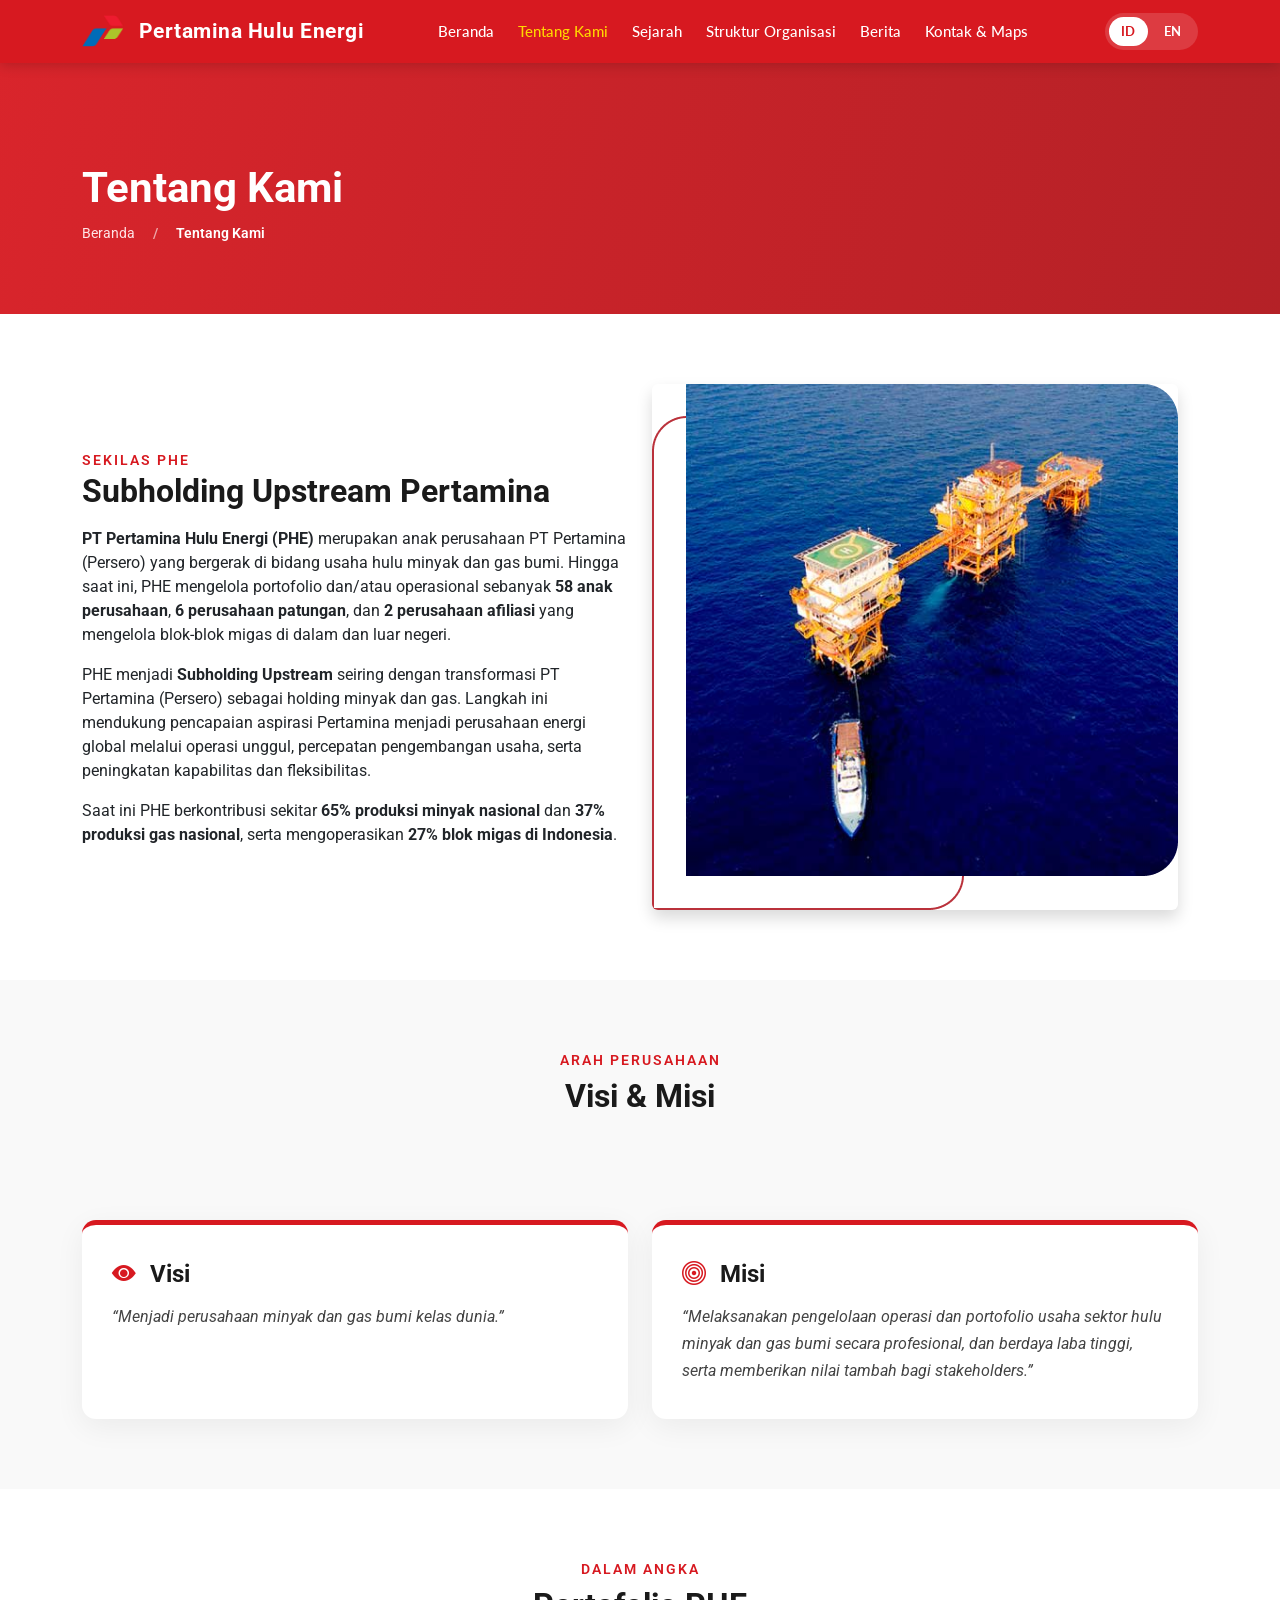
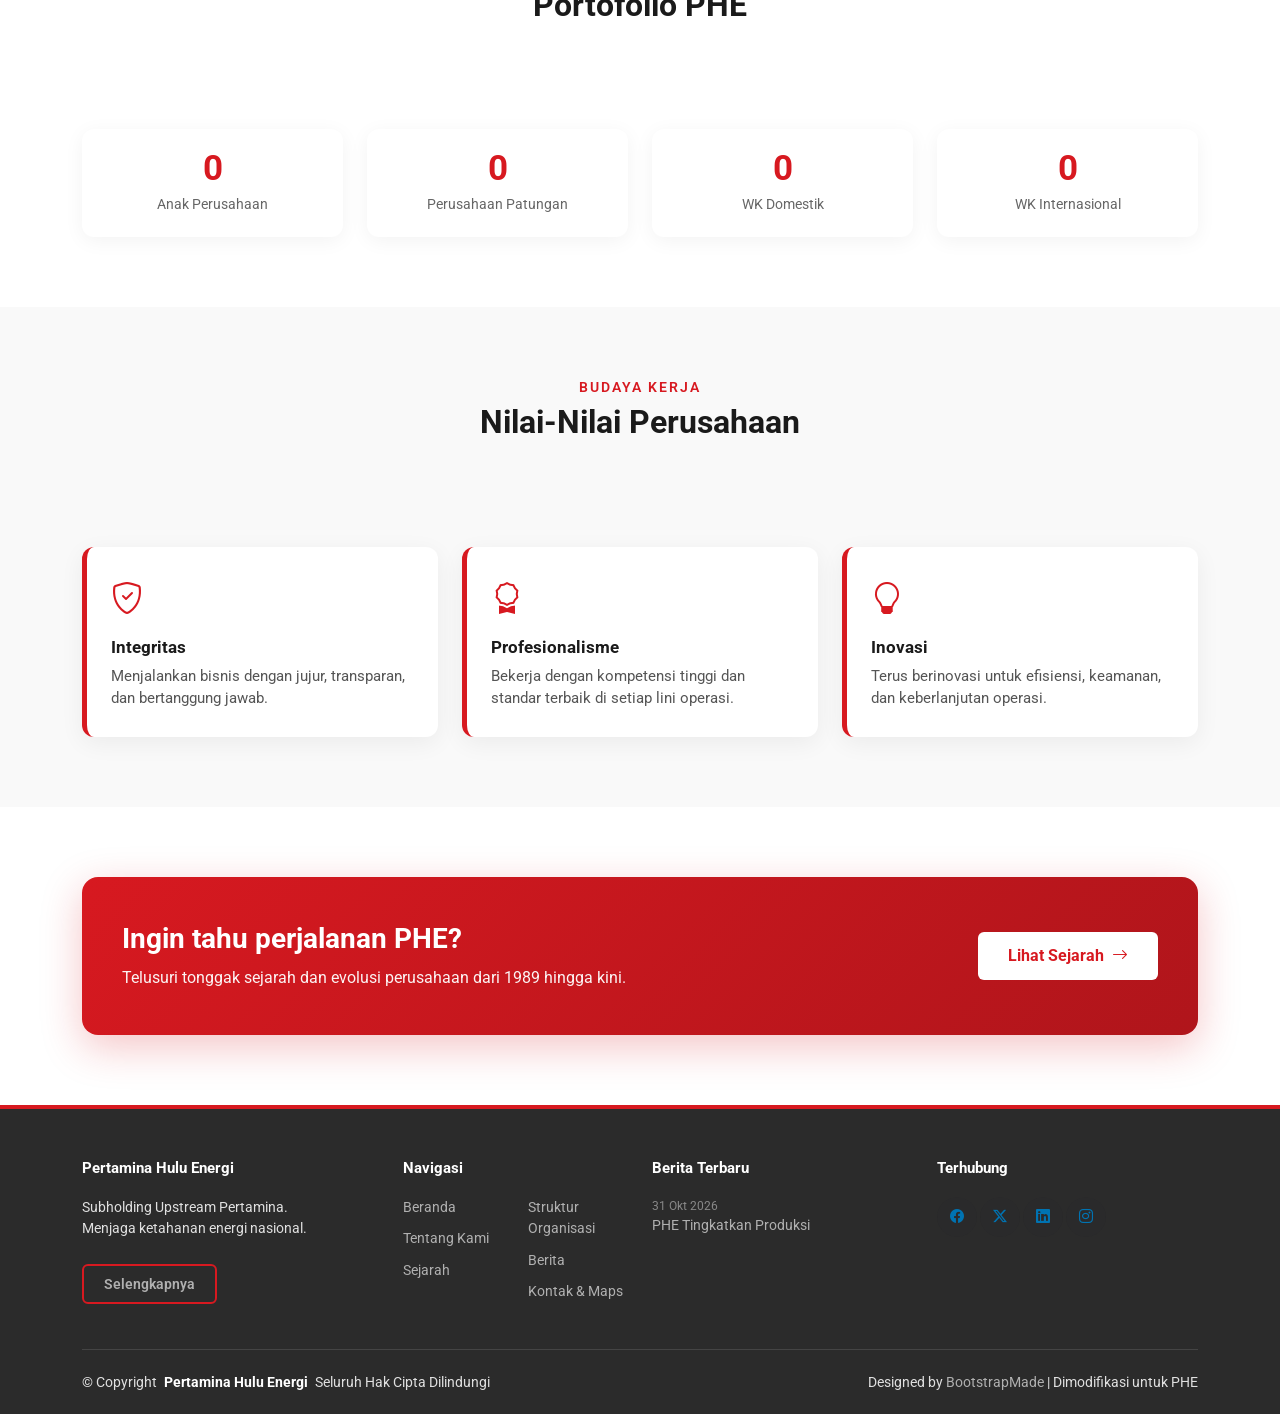
<file: Active/about.html>
<!DOCTYPE html>
<html lang="id">

<head>
  <meta charset="utf-8">
  <meta content="width=device-width, initial-scale=1.0" name="viewport">
  <title>Tentang Kami - Pertamina Hulu Energi</title>
  <meta name="description" content="Profil lengkap PT Pertamina Hulu Energi (PHE), Subholding Upstream Pertamina.">

  <link href="assets/img/logok.png" rel="icon">
  <link href="assets/img/logok.png" rel="apple-touch-icon">

  <link href="https://fonts.googleapis.com" rel="preconnect">
  <link href="https://fonts.gstatic.com" rel="preconnect" crossorigin>
  <link href="https://fonts.googleapis.com/css2?family=Roboto:ital,wght@0,100;0,300;0,400;0,500;0,700;0,900;1,100;1,300;1,400;1,500;1,700;1,900&family=Lato:ital,wght@0,100;0,300;0,400;0,700;0,900;1,100;1,300;1,400;1,700;1,900&display=swap" rel="stylesheet">

  <link href="assets/vendor/bootstrap/css/bootstrap.min.css" rel="stylesheet">
  <link href="assets/vendor/bootstrap-icons/bootstrap-icons.css" rel="stylesheet">
  <link href="assets/vendor/aos/aos.css" rel="stylesheet">
  <link href="assets/vendor/swiper/swiper-bundle.min.css" rel="stylesheet">
  <link href="assets/vendor/glightbox/css/glightbox.min.css" rel="stylesheet">

  <link href="assets/css/main.css" rel="stylesheet">

  <style>
    :root {
      --pertamina-red: #D71920;
      --pertamina-blue: #0073B2;
      --pertamina-green: #00A651;
      --pertamina-dark: #1a1a1a;
      --pertamina-gray: #f5f5f5;
    }
    body { font-family: 'Roboto', sans-serif; color: #333; }

    .header {
      background-color: var(--pertamina-red) !important;
      color: #fff;
      box-shadow: 0 2px 12px rgba(0,0,0,0.18);
      padding: 12px 0;
    }
    
    .header .logo img {
      height: 60px;
      width: auto;
      object-fit: contain;
      margin-right: 15px; 
    }
    
    .header .sitename {
      color: #fff !important;
      font-weight: 700; 
      font-size: 1.5rem;
      letter-spacing: 0.5px; 
      margin: 0;
      display: flex;
      align-items: center;
    }

    .header .navmenu a { color: #fff !important; font-weight: 500; font-size: 0.95rem; padding: 8px 12px; }
    .header .navmenu a:hover, .header .navmenu .active { color: #ffd700 !important; }
    .header .mobile-nav-toggle { color: #fff; font-size: 1.5rem; }

    .page-title {
      background: linear-gradient(105deg, rgba(215,25,32,0.95) 0%, rgba(176,21,27,0.95) 100%),
                  url('https://images.unsplash.com/photo-1518709268805-4e9042af9f23?auto=format&fit=crop&w=1600&q=80') center/cover no-repeat;
      color: #fff;
      padding: 100px 0 70px;
    }
    .page-title h1 { color: #fff; font-weight: 700; font-size: 2.6rem; margin-bottom: 10px; }
    .page-title .breadcrumbs ol {
      list-style: none; padding: 0; margin: 0; display: flex; gap: 8px; flex-wrap: wrap;
      font-size: 0.9rem;
    }
    .page-title .breadcrumbs ol li a { color: #ffe4e6; text-decoration: none; }
    .page-title .breadcrumbs ol li a:hover { color: #fff; }
    .page-title .breadcrumbs ol li.current { color: #fff; font-weight: 600; }
    .page-title .breadcrumbs ol li + li::before { content: "/"; color: rgba(255,255,255,0.6); margin-right: 8px; }

    .section { padding: 70px 0; }
    .section-title { text-align: center; margin-bottom: 45px; }
    .section-title p { color: var(--pertamina-red); font-weight: 600; text-transform: uppercase; letter-spacing: 2px; font-size: 0.85rem; margin-bottom: 6px; }
    .section-title h2 { font-weight: 700; color: var(--pertamina-dark); font-size: 2rem; }

    .content-subtitle { color: var(--pertamina-red); font-weight: 600; text-transform: uppercase; letter-spacing: 2px; font-size: 0.9rem; }

    .btn-detail {
      background: var(--pertamina-red) !important;
      border-color: var(--pertamina-red) !important;
      color: #fff !important;
      padding: 12px 30px; border-radius: 6px; font-weight: 600;
      text-decoration: none; display: inline-block; transition: 0.3s;
    }
    .btn-detail:hover { background: #b0151b !important; border-color: #b0151b !important; color: #fff !important; }

    .vm-box {
      background: #fff; border-radius: 14px; padding: 35px 30px; height: 100%;
      box-shadow: 0 8px 30px rgba(0,0,0,0.06);
      border-top: 5px solid var(--pertamina-red);
    }
    .vm-box h4 { font-weight: 700; color: var(--pertamina-dark); margin-bottom: 14px; }
    .vm-box h4 i { color: var(--pertamina-red); margin-right: 8px; }
    .vm-box p { font-style: italic; color: #444; margin: 0; line-height: 1.7; }

    .stat-box { text-align: center; padding: 22px 10px; background: #fff; border-radius: 12px; box-shadow: 0 4px 20px rgba(0,0,0,0.05); }
    .stat-box .number { font-size: 2.2rem; font-weight: 700; color: var(--pertamina-red); display: block; line-height: 1; }
    .stat-box .label { font-size: 0.85rem; color: #666; margin-top: 8px; display: block; }

    .nilai-card {
      background: #fff; border-radius: 12px; padding: 28px 24px; height: 100%;
      box-shadow: 0 6px 24px rgba(0,0,0,0.06);
      border-left: 5px solid var(--pertamina-red);
      transition: 0.3s;
    }
    .nilai-card:hover { transform: translateY(-4px); box-shadow: 0 12px 32px rgba(0,0,0,0.1); }
    .nilai-card i { font-size: 2rem; color: var(--pertamina-red); margin-bottom: 14px; display: inline-block; }
    .nilai-card h5 { font-size: 1.05rem; font-weight: 700; color: var(--pertamina-dark); margin-bottom: 8px; }
    .nilai-card p { font-size: 0.92rem; color: #555; margin: 0; }

    .cta-strip {
      background: linear-gradient(135deg, var(--pertamina-red), #b0151b);
      color: #fff; border-radius: 16px; padding: 45px 40px;
      box-shadow: 0 12px 40px rgba(215,25,32,0.25);
    }
    .cta-strip h3 { font-weight: 700; margin-bottom: 10px; }
    .cta-strip p { opacity: 0.95; margin-bottom: 0; }
    .cta-strip .btn-light-phe {
      background: #fff; color: var(--pertamina-red);
      padding: 12px 30px; border-radius: 6px; font-weight: 700;
      text-decoration: none; display: inline-block; transition: 0.3s;
    }
    .cta-strip .btn-light-phe:hover { background: #ffe4e6; }

    /* FOOTER DARK MODE */
    .footer {
      background-color: #2b2b2b !important;
      border-top: 4px solid var(--pertamina-red);
      padding-top: 50px;
      color: #e0e0e0;
    }
    
    .footer .widget-heading { color: #ffffff !important; font-weight: 700; font-size: 1.1rem; margin-bottom: 16px; }
    .footer a, .footer .widget ul li a { color: #b0b0b0 !important; text-decoration: none; }
    .footer a:hover, .footer .widget ul li a:hover { color: #ffffff !important; }
    .footer .social-icons a span { color: #ffffff; }
    .footer .social-icons a:hover span { color: var(--pertamina-red); }
    .footer .copyright { border-top: 1px solid #444444; margin-top: 30px; padding: 20px 0; font-size: 0.85rem; }
    
    /* PERBAIKAN WARNA TANGGAL FOOTER */
    .footer .widget .footer-blog-entry .date {
      color: #888 !important; 
    }

    @media (max-width: 768px) {
      .page-title h1 { font-size: 2rem; }
      .page-title { padding: 80px 0 55px; }
      .section { padding: 55px 0; }
      .header .logo img { height: 45px; }
      .header .sitename { font-size: 1.1rem; }
    }
  </style>
</head>

<body class="about-page">

  <header id="header" class="header d-flex align-items-center sticky-top">
    <div class="container-fluid container-xl position-relative d-flex align-items-center justify-content-between">
      
      <a href="index.html" class="logo d-flex align-items-center">
        <img src="assets/img/logok.png" alt="Logo Pertamina">
        <h1 class="sitename">Pertamina Hulu Energi</h1>
      </a>

      <nav id="navmenu" class="navmenu">
        <ul>
          <li><a href="index.html" data-i18n="nav.beranda">Beranda</a></li>
          <li><a href="about.html" class="active" data-i18n="nav.tentang">Tentang Kami</a></li>
          <li><a href="sejarah.html" data-i18n="nav.sejarah">Sejarah</a></li>
          <li><a href="struktur-organisasi.html" data-i18n="nav.struktur">Struktur Organisasi</a></li>
          <li><a href="berita.html" data-i18n="nav.berita">Berita</a></li>
          <li><a href="contact.html" data-i18n="nav.kontak">Kontak & Maps</a></li>
        </ul>
        <i class="mobile-nav-toggle d-xl-none bi bi-list"></i>
      </nav>
      
      <div class="lang-switcher">
        <button class="lang-btn active" data-lang="id" title="Bahasa Indonesia">ID</button>
        <button class="lang-btn" data-lang="en" title="English">EN</button>
      </div>
    </div>
  </header>

  <main class="main">

    <div class="page-title">
      <div class="container">
        <h1 data-i18n="about.page.title">Tentang Kami</h1>
        <nav class="breadcrumbs">
          <ol>
            <li><a href="index.html" data-i18n="nav.beranda">Beranda</a></li>
            <li class="current" data-i18n="about.breadcrumb">Tentang Kami</li>
          </ol>
        </nav>
      </div>
    </div>

    <section class="section">
      <div class="container">
        <div class="row gy-5 align-items-center">
          <div class="col-lg-6" data-aos="fade-up">
            <span class="content-subtitle" data-i18n="about.tag">Sekilas PHE</span>
            <h2 class="mb-3" style="font-weight:700;color:var(--pertamina-dark);" data-i18n="about.title">Subholding Upstream Pertamina</h2>
            <p data-i18n="about.p1">
              <strong>PT Pertamina Hulu Energi (PHE)</strong> merupakan anak perusahaan
              PT Pertamina (Persero) yang bergerak di bidang usaha hulu minyak dan gas bumi.
              Hingga saat ini, PHE mengelola portofolio dan/atau operasional sebanyak
              <strong>58 anak perusahaan</strong>, <strong>6 perusahaan patungan</strong>,
              dan <strong>2 perusahaan afiliasi</strong> yang mengelola blok-blok migas
              di dalam dan luar negeri.
            </p>
            <p data-i18n="about.p2">
              PHE menjadi <strong>Subholding Upstream</strong> seiring dengan transformasi
              PT Pertamina (Persero) sebagai holding minyak dan gas. Langkah ini mendukung
              pencapaian aspirasi Pertamina menjadi perusahaan energi global melalui
              operasi unggul, percepatan pengembangan usaha, serta peningkatan kapabilitas
              dan fleksibilitas.
            </p>
            <p class="mb-0" data-i18n="about.p3">
              Saat ini PHE berkontribusi sekitar <strong>65% produksi minyak nasional</strong>
              dan <strong>37% produksi gas nasional</strong>, serta mengoperasikan
              <strong>27% blok migas di Indonesia</strong>.
            </p>
          </div>
          <div class="col-lg-6" data-aos="fade-up" data-aos-delay="100">
            <img src="assets/img/pertamina.png" alt="Operasi PHE" class="img-fluid rounded shadow">
          </div>
        </div>
      </div>
    </section>

    <section class="section" style="background:#f9f9f9;">
      <div class="container section-title" data-aos="fade-up">
        <p data-i18n="about.vm.tag">Arah Perusahaan</p>
        <h2 data-i18n="about.vm.title">Visi & Misi</h2>
      </div>
      <div class="container">
        <div class="row gy-4">
          <div class="col-md-6" data-aos="fade-up">
            <div class="vm-box">
              <h4><i class="bi bi-eye-fill"></i> <span data-i18n="about.visi.title">Visi</span></h4>
              <p data-i18n="about.visi.desc">“Menjadi perusahaan minyak dan gas bumi kelas dunia.”</p>
            </div>
          </div>
          <div class="col-md-6" data-aos="fade-up" data-aos-delay="100">
            <div class="vm-box">
              <h4><i class="bi bi-bullseye"></i> <span data-i18n="about.misi.title">Misi</span></h4>
              <p data-i18n="about.misi.desc">“Melaksanakan pengelolaan operasi dan portofolio usaha sektor hulu minyak dan gas bumi secara profesional, dan berdaya laba tinggi, serta memberikan nilai tambah bagi stakeholders.”</p>
            </div>
          </div>
        </div>
      </div>
    </section>

    <section class="section">
      <div class="container section-title" data-aos="fade-up">
        <p data-i18n="about.port.tag">Dalam Angka</p>
        <h2 data-i18n="about.port.title">Portofolio PHE</h2>
      </div>
      <div class="container">
        <div class="row gy-4">
          <div class="col-6 col-md-3" data-aos="fade-up">
            <div class="stat-box"><span class="number purecounter" data-purecounter-start="0" data-purecounter-end="58" data-purecounter-duration="1"></span><span class="label" data-i18n="about.port.s1">Anak Perusahaan</span></div>
          </div>
          <div class="col-6 col-md-3" data-aos="fade-up" data-aos-delay="100">
            <div class="stat-box"><span class="number purecounter" data-purecounter-start="0" data-purecounter-end="6" data-purecounter-duration="1"></span><span class="label" data-i18n="about.port.s2">Perusahaan Patungan</span></div>
          </div>
          <div class="col-6 col-md-3" data-aos="fade-up" data-aos-delay="200">
            <div class="stat-box"><span class="number purecounter" data-purecounter-start="0" data-purecounter-end="40" data-purecounter-duration="1"></span><span class="label" data-i18n="about.port.s3">WK Domestik</span></div>
          </div>
          <div class="col-6 col-md-3" data-aos="fade-up" data-aos-delay="300">
            <div class="stat-box"><span class="number purecounter" data-purecounter-start="0" data-purecounter-end="27" data-purecounter-duration="1"></span><span class="label" data-i18n="about.port.s4">WK Internasional</span></div>
          </div>
        </div>
      </div>
    </section>

    <section class="section" style="background:#f9f9f9;">
      <div class="container section-title" data-aos="fade-up">
        <p data-i18n="about.nilai.tag">Budaya Kerja</p>
        <h2 data-i18n="about.nilai.title">Nilai-Nilai Perusahaan</h2>
      </div>
      <div class="container">
        <div class="row gy-4">
          <div class="col-md-4" data-aos="fade-up">
            <div class="nilai-card">
              <i class="bi bi-shield-check"></i>
              <h5 data-i18n="about.nilai1.title">Integritas</h5>
              <p data-i18n="about.nilai1.desc">Menjalankan bisnis dengan jujur, transparan, dan bertanggung jawab.</p>
            </div>
          </div>
          <div class="col-md-4" data-aos="fade-up" data-aos-delay="100">
            <div class="nilai-card">
              <i class="bi bi-award"></i>
              <h5 data-i18n="about.nilai2.title">Profesionalisme</h5>
              <p data-i18n="about.nilai2.desc">Bekerja dengan kompetensi tinggi dan standar terbaik di setiap lini operasi.</p>
            </div>
          </div>
          <div class="col-md-4" data-aos="fade-up" data-aos-delay="200">
            <div class="nilai-card">
              <i class="bi bi-lightbulb"></i>
              <h5 data-i18n="about.nilai3.title">Inovasi</h5>
              <p data-i18n="about.nilai3.desc">Terus berinovasi untuk efisiensi, keamanan, dan keberlanjutan operasi.</p>
            </div>
          </div>
        </div>
      </div>
    </section>

    <section class="section">
      <div class="container">
        <div class="cta-strip" data-aos="fade-up">
          <div class="row align-items-center gy-4">
            <div class="col-lg-8">
              <h3 data-i18n="about.cta.title">Ingin tahu perjalanan PHE?</h3>
              <p data-i18n="about.cta.desc">Telusuri tonggak sejarah dan evolusi perusahaan dari 1989 hingga kini.</p>
            </div>
            <div class="col-lg-4 text-lg-end text-center">
              <a href="sejarah.html" class="btn-light-phe"><span data-i18n="about.cta.btn">Lihat Sejarah</span> <i class="bi bi-arrow-right ms-1"></i></a>
            </div>
          </div>
        </div>
      </div>
    </section>

  </main>

  <footer id="footer" class="footer">
    <div class="container">
      <div class="row g-4">
        <div class="col-md-6 col-lg-3 mb-3 mb-md-0">
          <div class="widget">
            <h3 class="widget-heading" data-i18n="footer.brand">Pertamina Hulu Energi</h3>
            <p class="mb-4" style="font-size:0.9rem;" data-i18n="footer.desc">Subholding Upstream Pertamina. Menjaga ketahanan energi nasional.</p>
            <p class="mb-0"><a href="about.html" class="btn-outline-detail" style="padding:8px 20px;font-size:0.85rem; border-color: #fff; color: #fff;" data-i18n="footer.selengkapnya">Selengkapnya</a></p>
          </div>
        </div>
        <div class="col-md-6 col-lg-3 ps-lg-5 mb-3 mb-md-0">
          <div class="widget">
            <h3 class="widget-heading" data-i18n="footer.nav">Navigasi</h3>
            <div class="row" style="font-size:0.9rem;">
              <div class="col-6">
                <ul class="list-unstyled">
                  <li><a href="index.html" data-i18n="nav.beranda">Beranda</a></li>
                  <li><a href="about.html" data-i18n="nav.tentang">Tentang Kami</a></li>
                  <li><a href="sejarah.html" data-i18n="nav.sejarah">Sejarah</a></li>
                </ul>
              </div>
              <div class="col-6">
                <ul class="list-unstyled">
                  <li><a href="struktur-organisasi.html" data-i18n="nav.struktur">Struktur Organisasi</a></li>
                  <li><a href="berita.html" data-i18n="nav.berita">Berita</a></li>
                  <li><a href="contact.html" data-i18n="nav.kontak">Kontak & Maps</a></li>
                </ul>
              </div>
            </div>
          </div>
        </div>
        <div class="col-md-6 col-lg-3 pl-lg-5">
          <div class="widget">
            <h3 class="widget-heading" data-i18n="footer.berita">Berita Terbaru</h3>
            <ul class="list-unstyled footer-blog-entry" style="font-size:0.9rem;">
              <li><span class="d-block date">31 Okt 2026</span><a href="berita.html" data-i18n="footer.berita1">PHE Tingkatkan Produksi</a></li>
            </ul>
          </div>
        </div>
        <div class="col-md-6 col-lg-3 pl-lg-5">
          <div class="widget">
            <h3 class="widget-heading" data-i18n="footer.terhubung">Terhubung</h3>
            <ul class="list-unstyled social-icons light mb-3">
              <li><a href="https://www.facebook.com/pertamina" target="_blank" rel="noopener" title="Facebook"><span class="bi bi-facebook"></span></a></li>
              <li><a href="https://twitter.com/pertamina" target="_blank" rel="noopener" title="Twitter/X"><span class="bi bi-twitter-x"></span></a></li>
              <li><a href="https://www.linkedin.com/company/phepertamina/" target="_blank" rel="noopener" title="LinkedIn"><span class="bi bi-linkedin"></span></a></li>
              <li><a href="https://www.instagram.com/phe.pertamina/" target="_blank" rel="noopener" title="Instagram"><span class="bi bi-instagram"></span></a></li>
            </ul>
          </div>
        </div>
      </div>
      <div class="copyright d-flex flex-column flex-md-row align-items-center justify-content-md-between">
        <p>© <span>Copyright</span> <strong class="px-1 sitename text-white">Pertamina Hulu Energi</strong> <span data-i18n="footer.copyright">Seluruh Hak Cipta Dilindungi</span></p>
        <div class="credits">Designed by <a href="https://bootstrapmade.com/">BootstrapMade</a> | Dimodifikasi untuk PHE</div>
      </div>
    </div>
  </footer>

  <a href="#header" id="scroll-top" class="scroll-top d-flex align-items-center justify-content-center"><i class="bi bi-arrow-up-short"></i></a>
  <div id="preloader"></div>

  <script src="assets/vendor/bootstrap/js/bootstrap.bundle.min.js"></script>
  <script src="assets/vendor/php-email-form/validate.js"></script>
  <script src="assets/vendor/aos/aos.js"></script>
  <script src="assets/vendor/swiper/swiper-bundle.min.js"></script>
  <script src="assets/vendor/purecounter/purecounter_vanilla.js"></script>
  <script src="assets/vendor/glightbox/js/glightbox.min.js"></script>
  <script src="assets/vendor/imagesloaded/imagesloaded.pkgd.min.js"></script>
  <script src="assets/vendor/isotope-layout/isotope.pkgd.min.js"></script>
  <script src="assets/js/main.js"></script>

  <script>
  const translations = {
    id: {
      "nav.beranda":"Beranda","nav.tentang":"Tentang Kami","nav.sejarah":"Sejarah","nav.struktur":"Struktur Organisasi","nav.berita":"Berita","nav.kontak":"Kontak & Maps",
      "about.page.title":"Tentang Kami","about.breadcrumb":"Tentang Kami","about.tag":"Sekilas PHE","about.title":"Subholding Upstream Pertamina",
      "about.p1":"<strong>PT Pertamina Hulu Energi (PHE)</strong> merupakan anak perusahaan PT Pertamina (Persero) yang bergerak di bidang usaha hulu minyak dan gas bumi. Hingga saat ini, PHE mengelola portofolio dan/atau operasional sebanyak <strong>58 anak perusahaan</strong>, <strong>6 perusahaan patungan</strong>, dan <strong>2 perusahaan afiliasi</strong> yang mengelola blok-blok migas di dalam dan luar negeri.",
      "about.p2":"PHE menjadi <strong>Subholding Upstream</strong> seiring dengan transformasi PT Pertamina (Persero) sebagai holding minyak dan gas. Langkah ini mendukung pencapaian aspirasi Pertamina menjadi perusahaan energi global melalui operasi unggul, percepatan pengembangan usaha, serta peningkatan kapabilitas dan fleksibilitas.",
      "about.p3":"Saat ini PHE berkontribusi sekitar <strong>65% produksi minyak nasional</strong> dan <strong>37% produksi gas nasional</strong>, serta mengoperasikan <strong>27% blok migas di Indonesia</strong>.",
      "about.vm.tag":"Arah Perusahaan","about.vm.title":"Visi & Misi","about.visi.title":"Visi","about.visi.desc":"“Menjadi perusahaan minyak dan gas bumi kelas dunia.”",
      "about.misi.title":"Misi","about.misi.desc":"“Melaksanakan pengelolaan operasi dan portofolio usaha sektor hulu minyak dan gas bumi secara profesional, dan berdaya laba tinggi, serta memberikan nilai tambah bagi stakeholders.”",
      "about.port.tag":"Dalam Angka","about.port.title":"Portofolio PHE","about.port.s1":"Anak Perusahaan","about.port.s2":"Perusahaan Patungan","about.port.s3":"WK Domestik","about.port.s4":"WK Internasional",
      "about.nilai.tag":"Budaya Kerja","about.nilai.title":"Nilai-Nilai Perusahaan","about.nilai1.title":"Integritas","about.nilai1.desc":"Menjalankan bisnis dengan jujur, transparan, dan bertanggung jawab.","about.nilai2.title":"Profesionalisme","about.nilai2.desc":"Bekerja dengan kompetensi tinggi dan standar terbaik di setiap lini operasi.","about.nilai3.title":"Inovasi","about.nilai3.desc":"Terus berinovasi untuk efisiensi, keamanan, dan keberlanjutan operasi.",
      "about.cta.title":"Ingin tahu perjalanan PHE?","about.cta.desc":"Telusuri tonggak sejarah dan evolusi perusahaan dari 1989 hingga kini.","about.cta.btn":"Lihat Sejarah",
      "footer.brand":"Pertamina Hulu Energi","footer.desc":"Subholding Upstream Pertamina. Menjaga ketahanan energi nasional.","footer.selengkapnya":"Selengkapnya","footer.nav":"Navigasi","footer.berita":"Berita Terbaru","footer.terhubung":"Terhubung","footer.copyright":"Seluruh Hak Cipta Dilindungi","footer.berita1":"PHE Tingkatkan Produksi"
    },
    en: {
      "nav.beranda":"Home","nav.tentang":"About Us","nav.sejarah":"History","nav.struktur":"Organization Structure","nav.berita":"News","nav.kontak":"Contact & Maps",
      "about.page.title":"About Us","about.breadcrumb":"About Us","about.tag":"About PHE","about.title":"Pertamina's Upstream Subholding",
      "about.p1":"<strong>PT Pertamina Hulu Energi (PHE)</strong> is a subsidiary of PT Pertamina (Persero) engaged in the upstream oil and gas business. To date, PHE manages portfolios and/or operations of <strong>58 subsidiaries</strong>, <strong>6 joint ventures</strong>, and <strong>2 affiliated companies</strong> managing oil and gas blocks domestically and internationally.",
      "about.p2":"PHE became the <strong>Upstream Subholding</strong> alongside PT Pertamina (Persero)'s transformation as an oil and gas holding. This step supports Pertamina's aspiration to become a global energy company through operational excellence, accelerated business development, and enhanced capabilities and flexibility.",
      "about.p3":"PHE currently contributes around <strong>65% of national oil production</strong> and <strong>37% of national gas production</strong>, and operates <strong>27% of oil and gas blocks in Indonesia</strong>.",
      "about.vm.tag":"Company Direction","about.vm.title":"Vision & Mission","about.visi.title":"Vision","about.visi.desc":"“To become a world-class oil and gas company.”",
      "about.misi.title":"Mission","about.misi.desc":"“To professionally manage operations and business portfolios in the upstream oil and gas sector with high profitability, and to provide added value for stakeholders.”",
      "about.port.tag":"In Numbers","about.port.title":"PHE Portfolio","about.port.s1":"Subsidiaries","about.port.s2":"Joint Ventures","about.port.s3":"Domestic WK","about.port.s4":"International WK",
      "about.nilai.tag":"Work Culture","about.nilai.title":"Company Values","about.nilai1.title":"Integrity","about.nilai1.desc":"Conducting business honestly, transparently, and responsibly.","about.nilai2.title":"Professionalism","about.nilai2.desc":"Working with high competence and the best standards across every line of operation.","about.nilai3.title":"Innovation","about.nilai3.desc":"Continuously innovating for efficiency, safety, and sustainable operations.",
      "about.cta.title":"Want to know PHE's journey?","about.cta.desc":"Trace the historical milestones and evolution of the company from 1989 to the present.","about.cta.btn":"View History",
      "footer.brand":"Pertamina Hulu Energi","footer.desc":"Pertamina's Upstream Subholding. Safeguarding national energy resilience.","footer.selengkapnya":"Learn More","footer.nav":"Navigation","footer.berita":"Latest News","footer.terhubung":"Connect","footer.copyright":"All Rights Reserved","footer.berita1":"PHE Boosts Production"
    }
  };

  let currentLang = localStorage.getItem('phe-lang') || 'id';

  function applyLanguage(lang) {
    currentLang = lang;
    localStorage.setItem('phe-lang', lang);
    document.documentElement.setAttribute('lang', lang);

    document.querySelectorAll('[data-i18n]').forEach(el => {
      const key = el.getAttribute('data-i18n');
      const tr = translations[lang] && translations[lang][key];
      if (tr !== undefined) el.innerHTML = tr;
    });

    document.querySelectorAll('.lang-btn').forEach(btn => {
      btn.classList.toggle('active', btn.dataset.lang === lang);
    });
  }

  document.addEventListener('DOMContentLoaded', () => {
    applyLanguage(currentLang);
    document.querySelectorAll('.lang-btn').forEach(btn => {
      btn.addEventListener('click', e => {
        e.preventDefault();
        applyLanguage(btn.dataset.lang);
      });
    });
  });
  </script>

</body>
</html>
</file>
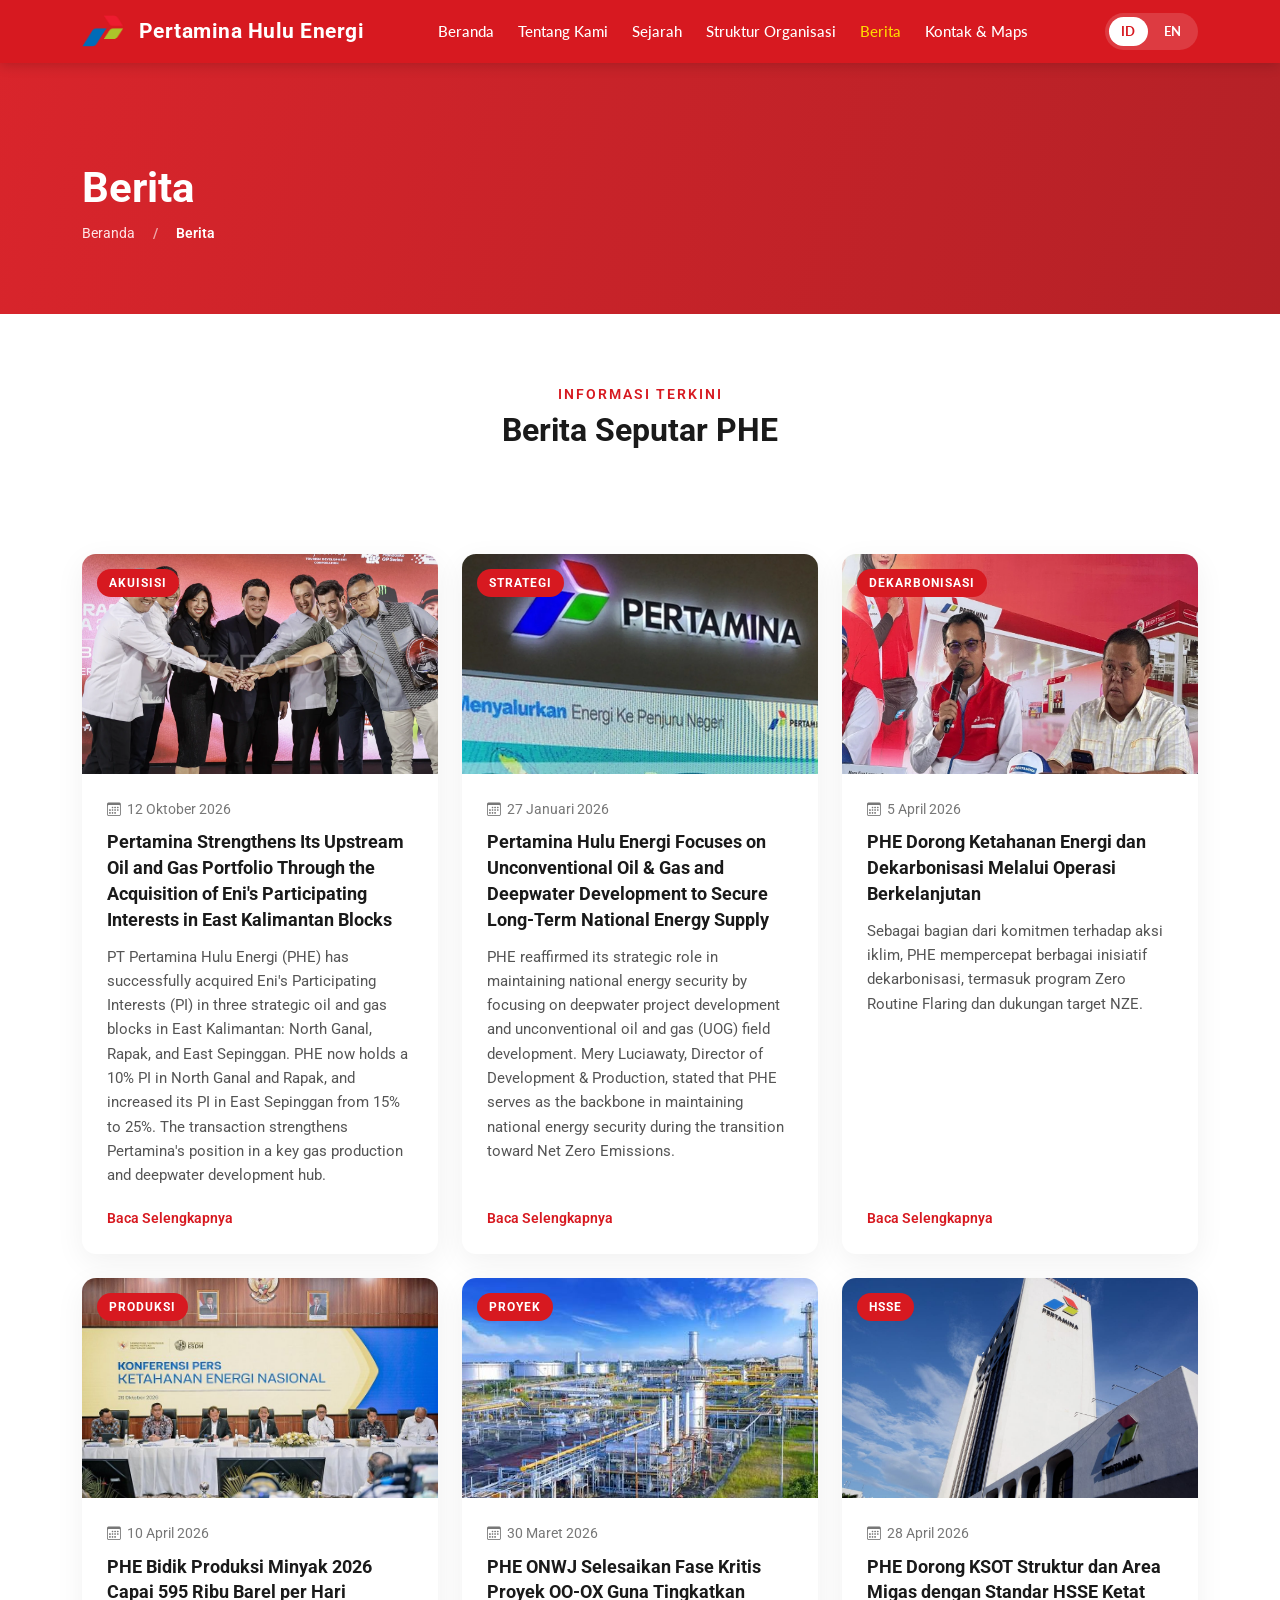
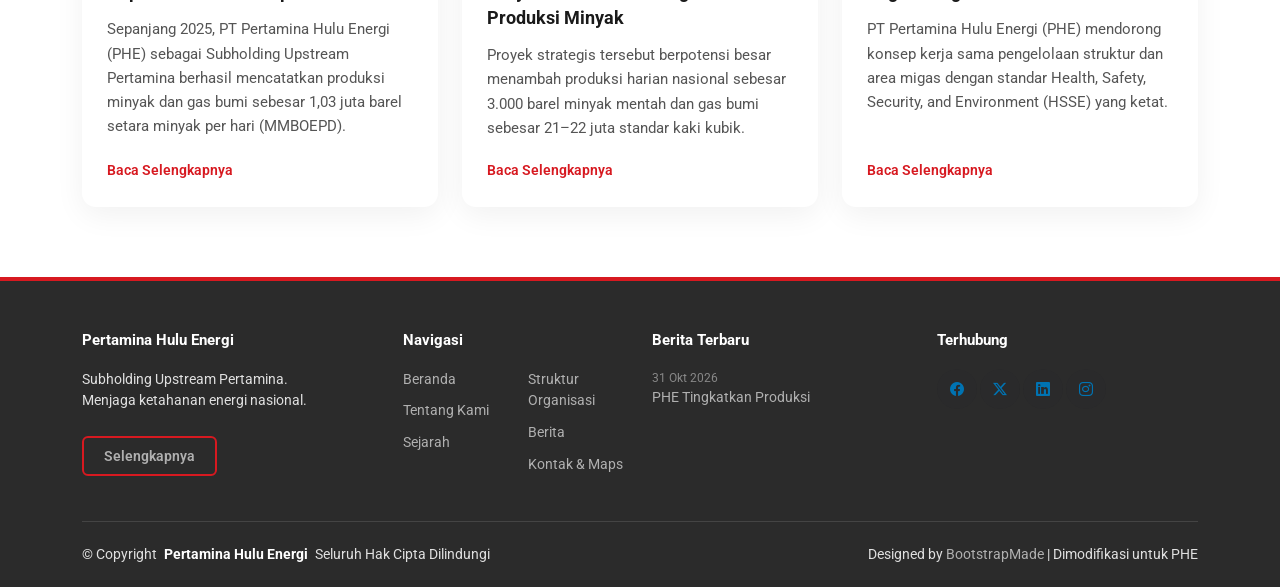
<file: Active/berita.html>
<!DOCTYPE html>
<html lang="id">

<head>
  <meta charset="utf-8">
  <meta content="width=device-width, initial-scale=1.0" name="viewport">
  <title>Berita - Pertamina Hulu Energi</title>
  <meta name="description" content="Berita terbaru seputar PT Pertamina Hulu Energi (PHE).">

  <link href="assets/img/logok.png" rel="icon">
  <link href="assets/img/logok.png" rel="apple-touch-icon">

  <link href="https://fonts.googleapis.com" rel="preconnect">
  <link href="https://fonts.gstatic.com" rel="preconnect" crossorigin>
  <link href="https://fonts.googleapis.com/css2?family=Roboto:ital,wght@0,100;0,300;0,400;0,500;0,700;0,900;1,100;1,300;1,400;1,500;1,700;1,900&family=Lato:ital,wght@0,100;0,300;0,400;0,700;0,900;1,100;1,300;1,400;1,700;1,900&display=swap" rel="stylesheet">

  <link href="assets/vendor/bootstrap/css/bootstrap.min.css" rel="stylesheet">
  <link href="assets/vendor/bootstrap-icons/bootstrap-icons.css" rel="stylesheet">
  <link href="assets/vendor/aos/aos.css" rel="stylesheet">
  <link href="assets/vendor/swiper/swiper-bundle.min.css" rel="stylesheet">
  <link href="assets/vendor/glightbox/css/glightbox.min.css" rel="stylesheet">

  <link href="assets/css/main.css" rel="stylesheet">

  <style>
    :root {
      --pertamina-red: #D71920;
      --pertamina-blue: #0073B2;
      --pertamina-green: #00A651;
      --pertamina-dark: #1a1a1a;
      --pertamina-gray: #f5f5f5;
    }
    body { font-family: 'Roboto', sans-serif; color: #333; }

    .header {
      background-color: var(--pertamina-red) !important;
      color: #fff;
      box-shadow: 0 2px 12px rgba(0,0,0,0.18);
      padding: 12px 0;
    }
    .header .logo img {
      height: 60px;
      width: auto;
      object-fit: contain;
      margin-right: 15px; 
    }
    .header .sitename { 
      color: #fff !important; 
      font-weight: 700; 
      font-size: 1.5rem; 
      letter-spacing: 0.5px; 
      margin: 0; 
      display: flex;
      align-items: center;
    }
    .header .navmenu a { color: #fff !important; font-weight: 500; font-size: 0.95rem; padding: 8px 12px; }
    .header .navmenu a:hover, .header .navmenu .active { color: #ffd700 !important; }
    .header .mobile-nav-toggle { color: #fff; font-size: 1.5rem; }

    .page-title {
      background: linear-gradient(105deg, rgba(215,25,32,0.95) 0%, rgba(176,21,27,0.95) 100%),
                  url('https://images.unsplash.com/photo-1581092160562-40aa08e78837?auto=format&fit=crop&w=1600&q=80') center/cover no-repeat;
      color: #fff;
      padding: 100px 0 70px;
    }
    .page-title h1 { color: #fff; font-weight: 700; font-size: 2.6rem; margin-bottom: 10px; }
    .page-title .breadcrumbs ol { list-style: none; padding: 0; margin: 0; display: flex; gap: 8px; flex-wrap: wrap; font-size: 0.9rem; }
    .page-title .breadcrumbs ol li a { color: #ffe4e6; text-decoration: none; }
    .page-title .breadcrumbs ol li a:hover { color: #fff; }
    .page-title .breadcrumbs ol li.current { color: #fff; font-weight: 600; }
    .page-title .breadcrumbs ol li + li::before { content: "/"; color: rgba(255,255,255,0.6); margin-right: 8px; }

    .section { padding: 70px 0; }
    .section-title { text-align: center; margin-bottom: 45px; }
    .section-title p { color: var(--pertamina-red); font-weight: 600; text-transform: uppercase; letter-spacing: 2px; font-size: 0.85rem; margin-bottom: 6px; }
    .section-title h2 { font-weight: 700; color: var(--pertamina-dark); font-size: 2rem; }

    /* KARTU BERITA */
    .news-card {
      background: #fff;
      border-radius: 14px;
      overflow: hidden;
      box-shadow: 0 8px 30px rgba(0,0,0,0.06);
      transition: 0.35s;
      height: 100%;
      display: flex;
      flex-direction: column;
    }
    .news-card:hover { transform: translateY(-6px); box-shadow: 0 16px 40px rgba(0,0,0,0.12); }
    
    .news-img-wrap {
      position: relative;
      height: 220px;
      overflow: hidden;
    }
    .news-img-wrap img {
      width: 100%;
      height: 100%;
      object-fit: cover;
      transition: 0.5s;
    }
    .news-card:hover .news-img-wrap img { transform: scale(1.05); }
    
    .news-category {
      position: absolute;
      top: 15px;
      left: 15px;
      background: var(--pertamina-red);
      color: #fff;
      font-size: 0.75rem;
      font-weight: 700;
      padding: 5px 12px;
      border-radius: 20px;
      text-transform: uppercase;
      letter-spacing: 1px;
    }

    .news-body {
      padding: 25px;
      display: flex;
      flex-direction: column;
      flex-grow: 1;
    }
    .news-date {
      font-size: 0.85rem;
      color: #777;
      margin-bottom: 10px;
      display: flex;
      align-items: center;
      gap: 6px;
    }
    .news-title {
      font-size: 1.15rem;
      font-weight: 700;
      color: var(--pertamina-dark);
      margin-bottom: 12px;
      line-height: 1.4;
    }
    .news-title a { color: var(--pertamina-dark); text-decoration: none; transition: 0.3s; }
    .news-title a:hover { color: var(--pertamina-red); }
    .news-excerpt {
      font-size: 0.95rem;
      color: #555;
      line-height: 1.6;
      margin-bottom: 20px;
      flex-grow: 1;
    }
    .news-link {
      display: inline-block;
      color: var(--pertamina-red);
      font-weight: 600;
      text-decoration: none;
      font-size: 0.9rem;
      transition: 0.3s;
    }
    .news-link:hover { color: #b0151b; }
    .news-link i { transition: 0.3s; margin-left: 4px; }
    .news-link:hover i { transform: translateX(4px); }

    /* FOOTER DARK MODE */
    .footer {
      background-color: #2b2b2b !important;
      border-top: 4px solid var(--pertamina-red);
      padding-top: 50px;
      color: #e0e0e0;
    }
    .footer .widget-heading { color: #ffffff !important; font-weight: 700; font-size: 1.1rem; margin-bottom: 16px; }
    .footer a, .footer .widget ul li a { color: #b0b0b0 !important; text-decoration: none; }
    .footer a:hover, .footer .widget ul li a:hover { color: #ffffff !important; }
    .footer .social-icons a span { color: #ffffff; }
    .footer .social-icons a:hover span { color: var(--pertamina-red); }
    .footer .copyright { border-top: 1px solid #444444; margin-top: 30px; padding: 20px 0; font-size: 0.85rem; }
    
    /* PERBAIKAN WARNA TANGGAL FOOTER */
    .footer .widget .footer-blog-entry .date {
      color: #888 !important; 
    }

    @media (max-width: 768px) {
      .page-title h1 { font-size: 2rem; }
      .page-title { padding: 80px 0 55px; }
      .section { padding: 55px 0; }
      .header .logo img { height: 45px; }
      .header .sitename { font-size: 1.1rem; }
      .news-img-wrap { height: 200px; }
    }
  </style>
</head>

<body class="berita-page">

  <header id="header" class="header d-flex align-items-center sticky-top">
    <div class="container-fluid container-xl position-relative d-flex align-items-center justify-content-between">
      
      <a href="index.html" class="logo d-flex align-items-center">
        <img src="assets/img/logok.png" alt="Logo Pertamina">
        <h1 class="sitename">Pertamina Hulu Energi</h1>
      </a>

      <nav id="navmenu" class="navmenu">
        <ul>
          <li><a href="index.html" data-i18n="nav.beranda">Beranda</a></li>
          <li><a href="about.html" data-i18n="nav.tentang">Tentang Kami</a></li>
          <li><a href="sejarah.html" data-i18n="nav.sejarah">Sejarah</a></li>
          <li><a href="struktur-organisasi.html" data-i18n="nav.struktur">Struktur Organisasi</a></li>
          <li><a href="berita.html" class="active" data-i18n="nav.berita">Berita</a></li>
          <li><a href="contact.html" data-i18n="nav.kontak">Kontak & Maps</a></li>
        </ul>
        <i class="mobile-nav-toggle d-xl-none bi bi-list"></i>
      </nav>

      <div class="lang-switcher">
        <button class="lang-btn active" data-lang="id" title="Bahasa Indonesia">ID</button>
        <button class="lang-btn" data-lang="en" title="English">EN</button>
      </div>
    </div>
  </header>

  <main class="main">

    <div class="page-title">
      <div class="container">
        <h1 data-i18n="berita.page.title">Berita</h1>
        <nav class="breadcrumbs">
          <ol>
            <li><a href="index.html" data-i18n="nav.beranda">Beranda</a></li>
            <li class="current" data-i18n="berita.breadcrumb">Berita</li>
          </ol>
        </nav>
      </div>
    </div>

    <section class="section">
      <div class="container section-title" data-aos="fade-up">
        <p data-i18n="berita.tag">Informasi Terkini</p>
        <h2 data-i18n="berita.title">Berita Seputar PHE</h2>
      </div>

      <div class="container">
        <div class="row gy-4">

          <!-- Berita 1 -->
          <div class="col-lg-4 col-md-6" data-aos="fade-up">
            <div class="news-card">
              <div class="news-img-wrap">
                <img src="assets/img/berita1.webp" alt="Akuisisi Blok Migas">
                <span class="news-category" data-i18n="berita.cat.akuisisi">Akuisisi</span>
              </div>
              <div class="news-body">
                <div class="news-date"><i class="bi bi-calendar3"></i> 12 Oktober 2026</div>
                <h3 class="news-title"><a href="https://phe.pertamina.com/en/media/pertamina-strengthens-its-upstream-oil-and-gas-portfolio-through-the-acquisition-of-enis-participating-interests-in-east-kalimantan-blocks" target="_blank" data-i18n="berita.b1.title">Pertamina Strengthens Its Upstream Oil and Gas Portfolio Through the Acquisition of Eni's Participating Interests in East Kalimantan Blocks</a></h3>
                <p class="news-excerpt" data-i18n="berita.b1.desc">PT Pertamina Hulu Energi (PHE) has successfully acquired Eni's Participating Interests (PI) in three strategic oil and gas blocks in East Kalimantan: North Ganal, Rapak, and East Sepinggan. PHE now holds a 10% PI in North Ganal and Rapak, and increased its PI in East Sepinggan from 15% to 25%. The transaction strengthens Pertamina's position in a key gas production and deepwater development hub.</p>
                <a href="https://phe.pertamina.com/en/media/pertamina-strengthens-its-upstream-oil-and-gas-portfolio-through-the-acquisition-of-enis-participating-interests-in-east-kalimantan-blocks" target="_blank" class="news-link" data-i18n="berita.read">Baca Selengkapnya <i class="bi bi-arrow-right"></i></a>
              </div>
            </div>
          </div>

          <!-- Berita 2 -->
          <div class="col-lg-4 col-md-6" data-aos="fade-up" data-aos-delay="100">
            <div class="news-card">
              <div class="news-img-wrap">
                <img src="assets/img/berita2.webp" alt="Fasilitas Produksi Migas">
                <span class="news-category" data-i18n="berita.cat.strategi">Strategi</span>
              </div>
              <div class="news-body">
                <div class="news-date"><i class="bi bi-calendar3"></i> 27 Januari 2026</div>
                <h3 class="news-title"><a href="https://phe.pertamina.com/en/media/pertamina-hulu-energi-fokus-migas-non-konvensional-dan-deepwater-untuk-amankan-pasokan-energi-nasional-jangka-panjang-en" target="_blank" data-i18n="berita.b2.title">Pertamina Hulu Energi Focuses on Unconventional Oil & Gas and Deepwater Development to Secure Long-Term National Energy Supply</a></h3>
                <p class="news-excerpt" data-i18n="berita.b2.desc">PHE reaffirmed its strategic role in maintaining national energy security by focusing on deepwater project development and unconventional oil and gas (UOG) field development. Mery Luciawaty, Director of Development & Production, stated that PHE serves as the backbone in maintaining national energy security during the transition toward Net Zero Emissions.</p>
                <a href="https://phe.pertamina.com/en/media/pertamina-hulu-energi-fokus-migas-non-konvensional-dan-deepwater-untuk-amankan-pasokan-energi-nasional-jangka-panjang-en" target="_blank" class="news-link" data-i18n="berita.read">Baca Selengkapnya <i class="bi bi-arrow-right"></i></a>
              </div>
            </div>
          </div>

          <!-- Berita 3 -->
          <div class="col-lg-4 col-md-6" data-aos="fade-up" data-aos-delay="200">
            <div class="news-card">
              <div class="news-img-wrap">
                <img src="assets/img/berita3.webp" alt="Dekarbonisasi">
                <span class="news-category" data-i18n="berita.cat.dekarbonisasi">Dekarbonisasi</span>
              </div>
              <div class="news-body">
                <div class="news-date"><i class="bi bi-calendar3"></i> 5 April 2026</div>
                <h3 class="news-title"><a href="https://phe.pertamina.com/en/news/phe-dorong-ketahanan-energi-dan-dekarbonisasi-melalui-operasi-berkelanjutan" target="_blank" data-i18n="berita.b3.title">PHE Dorong Ketahanan Energi dan Dekarbonisasi Melalui Operasi Berkelanjutan</a></h3>
                <p class="news-excerpt" data-i18n="berita.b3.desc">Sebagai bagian dari komitmen terhadap aksi iklim, PHE mempercepat berbagai inisiatif dekarbonisasi, termasuk program Zero Routine Flaring dan dukungan target NZE.</p>
                <a href="https://phe.pertamina.com/en/news/phe-dorong-ketahanan-energi-dan-dekarbonisasi-melalui-operasi-berkelanjutan" target="_blank" class="news-link" data-i18n="berita.read">Baca Selengkapnya <i class="bi bi-arrow-right"></i></a>
              </div>
            </div>
          </div>

          <!-- Berita 4 -->
          <div class="col-lg-4 col-md-6" data-aos="fade-up">
            <div class="news-card">
              <div class="news-img-wrap">
                <img src="assets/img/berita4.jpeg" alt="Target Produksi">
                <span class="news-category" data-i18n="berita.cat.produksi">Produksi</span>
              </div>
              <div class="news-body">
                <div class="news-date"><i class="bi bi-calendar3"></i> 10 April 2026</div>
                <h3 class="news-title"><a href="https://www.antaranews.com/berita/5104384/phe-bidik-produksi-minyak-2026-capai-595-ribu-barel-per-hari" target="_blank" data-i18n="berita.b4.title">PHE Bidik Produksi Minyak 2026 Capai 595 Ribu Barel per Hari</a></h3>
                <p class="news-excerpt" data-i18n="berita.b4.desc">Sepanjang 2025, PT Pertamina Hulu Energi (PHE) sebagai Subholding Upstream Pertamina berhasil mencatatkan produksi minyak dan gas bumi sebesar 1,03 juta barel setara minyak per hari (MMBOEPD).</p>
                <a href="https://www.antaranews.com/berita/5104384/phe-bidik-produksi-minyak-2026-capai-595-ribu-barel-per-hari" target="_blank" class="news-link" data-i18n="berita.read">Baca Selengkapnya <i class="bi bi-arrow-right"></i></a>
              </div>
            </div>
          </div>

          <!-- Berita 5 -->
          <div class="col-lg-4 col-md-6" data-aos="fade-up" data-aos-delay="100">
            <div class="news-card">
              <div class="news-img-wrap">
                <img src="assets/img/berita5.jfif" alt="Proyek OO-OX">
                <span class="news-category" data-i18n="berita.cat.proyek">Proyek</span>
              </div>
              <div class="news-body">
                <div class="news-date"><i class="bi bi-calendar3"></i> 30 Maret 2026</div>
                <h3 class="news-title"><a href="https://rri.co.id/bisnis/1379558/phe-onwj-selesaikan-fase-kritis-proyek-oo-ox-guna-tingkatkan-produksi-minyak" target="_blank" data-i18n="berita.b5.title">PHE ONWJ Selesaikan Fase Kritis Proyek OO-OX Guna Tingkatkan Produksi Minyak</a></h3>
                <p class="news-excerpt" data-i18n="berita.b5.desc">Proyek strategis tersebut berpotensi besar menambah produksi harian nasional sebesar 3.000 barel minyak mentah dan gas bumi sebesar 21–22 juta standar kaki kubik.</p>
                <a href="https://rri.co.id/bisnis/1379558/phe-onwj-selesaikan-fase-kritis-proyek-oo-ox-guna-tingkatkan-produksi-minyak" target="_blank" class="news-link" data-i18n="berita.read">Baca Selengkapnya <i class="bi bi-arrow-right"></i></a>
              </div>
            </div>
          </div>

          <!-- Berita 6 -->
          <div class="col-lg-4 col-md-6" data-aos="fade-up" data-aos-delay="200">
            <div class="news-card">
              <div class="news-img-wrap">
                <img src="assets/img/berita6.jpg" alt="HSSE">
                <span class="news-category" data-i18n="berita.cat.hsse">HSSE</span>
              </div>
              <div class="news-body">
                <div class="news-date"><i class="bi bi-calendar3"></i> 28 April 2026</div>
                <h3 class="news-title"><a href="https://phe.pertamina.com/news/perkuat-ketahanan-energi-nasional-phe-dorong-ksot-struktur-dan-area-migas-dengan-standar-hsse-ketat" target="_blank" data-i18n="berita.b6.title">PHE Dorong KSOT Struktur dan Area Migas dengan Standar HSSE Ketat</a></h3>
                <p class="news-excerpt" data-i18n="berita.b6.desc">PT Pertamina Hulu Energi (PHE) mendorong konsep kerja sama pengelolaan struktur dan area migas dengan standar Health, Safety, Security, and Environment (HSSE) yang ketat.</p>
                <a href="https://phe.pertamina.com/news/perkuat-ketahanan-energi-nasional-phe-dorong-ksot-struktur-dan-area-migas-dengan-standar-hsse-ketat" target="_blank" class="news-link" data-i18n="berita.read">Baca Selengkapnya <i class="bi bi-arrow-right"></i></a>
              </div>
            </div>
          </div>

        </div>
      </div>
    </section>

  </main>

  <footer id="footer" class="footer">
    <div class="container">
      <div class="row g-4">
        <div class="col-md-6 col-lg-3 mb-3 mb-md-0">
          <div class="widget">
            <h3 class="widget-heading" data-i18n="footer.brand">Pertamina Hulu Energi</h3>
            <p class="mb-4" style="font-size:0.9rem;" data-i18n="footer.desc">Subholding Upstream Pertamina. Menjaga ketahanan energi nasional.</p>
            <p class="mb-0"><a href="about.html" class="btn-outline-detail" style="padding:8px 20px;font-size:0.85rem; border-color: #fff; color: #fff;" data-i18n="footer.selengkapnya">Selengkapnya</a></p>
          </div>
        </div>
        <div class="col-md-6 col-lg-3 ps-lg-5 mb-3 mb-md-0">
          <div class="widget">
            <h3 class="widget-heading" data-i18n="footer.nav">Navigasi</h3>
            <div class="row" style="font-size:0.9rem;">
              <div class="col-6">
                <ul class="list-unstyled">
                  <li><a href="index.html" data-i18n="nav.beranda">Beranda</a></li>
                  <li><a href="about.html" data-i18n="nav.tentang">Tentang Kami</a></li>
                  <li><a href="sejarah.html" data-i18n="nav.sejarah">Sejarah</a></li>
                </ul>
              </div>
              <div class="col-6">
                <ul class="list-unstyled">
                  <li><a href="struktur-organisasi.html" data-i18n="nav.struktur">Struktur Organisasi</a></li>
                  <li><a href="berita.html" data-i18n="nav.berita">Berita</a></li>
                  <li><a href="contact.html" data-i18n="nav.kontak">Kontak & Maps</a></li>
                </ul>
              </div>
            </div>
          </div>
        </div>
        <div class="col-md-6 col-lg-3 pl-lg-5">
          <div class="widget">
            <h3 class="widget-heading" data-i18n="footer.berita">Berita Terbaru</h3>
            <ul class="list-unstyled footer-blog-entry" style="font-size:0.9rem;">
              <!-- HANYA 1 BERITA -->
              <li><span class="d-block date">31 Okt 2026</span><a href="berita.html" data-i18n="footer.berita1">PHE Tingkatkan Produksi</a></li>
            </ul>
          </div>
        </div>
        <div class="col-md-6 col-lg-3 pl-lg-5">
          <div class="widget">
            <h3 class="widget-heading" data-i18n="footer.terhubung">Terhubung</h3>
            <ul class="list-unstyled social-icons light mb-3">
              <li><a href="https://www.facebook.com/pertamina" target="_blank" rel="noopener" title="Facebook"><span class="bi bi-facebook"></span></a></li>
              <li><a href="https://twitter.com/pertamina" target="_blank" rel="noopener" title="Twitter/X"><span class="bi bi-twitter-x"></span></a></li>
              <li><a href="https://www.linkedin.com/company/phepertamina/" target="_blank" rel="noopener" title="LinkedIn"><span class="bi bi-linkedin"></span></a></li>
              <li><a href="https://www.instagram.com/phe.pertamina/" target="_blank" rel="noopener" title="Instagram"><span class="bi bi-instagram"></span></a></li>
            </ul>
          </div>
        </div>
      </div>
      <div class="copyright d-flex flex-column flex-md-row align-items-center justify-content-md-between">
        <p>© <span>Copyright</span> <strong class="px-1 sitename text-white">Pertamina Hulu Energi</strong> <span data-i18n="footer.copyright">Seluruh Hak Cipta Dilindungi</span></p>
        <div class="credits">Designed by <a href="https://bootstrapmade.com/">BootstrapMade</a> | Dimodifikasi untuk PHE</div>
      </div>
    </div>
  </footer>

  <a href="#header" id="scroll-top" class="scroll-top d-flex align-items-center justify-content-center"><i class="bi bi-arrow-up-short"></i></a>
  <div id="preloader"></div>

  <script src="assets/vendor/bootstrap/js/bootstrap.bundle.min.js"></script>
  <script src="assets/vendor/aos/aos.js"></script>
  <script src="assets/vendor/swiper/swiper-bundle.min.js"></script>
  <script src="assets/vendor/purecounter/purecounter_vanilla.js"></script>
  <script src="assets/vendor/glightbox/js/glightbox.min.js"></script>
  <script src="assets/vendor/imagesloaded/imagesloaded.pkgd.min.js"></script>
  <script src="assets/vendor/isotope-layout/isotope.pkgd.min.js"></script>
  <script src="assets/js/main.js"></script>

  <script>
  const translations = {
    id: {
      "nav.beranda":"Beranda","nav.tentang":"Tentang Kami","nav.sejarah":"Sejarah","nav.struktur":"Struktur Organisasi","nav.kontak":"Kontak & Maps","nav.berita":"Berita",
      
      "berita.page.title":"Berita","berita.breadcrumb":"Berita",
      "berita.tag":"Informasi Terkini","berita.title":"Berita Seputar PHE",
      "berita.cat.akuisisi":"Akuisisi","berita.cat.strategi":"Strategi","berita.cat.dekarbonisasi":"Dekarbonisasi","berita.cat.produksi":"Produksi","berita.cat.proyek":"Proyek","berita.cat.hsse":"HSSE",
      
      "berita.b1.title":"Pertamina Strengthens Its Upstream Oil and Gas Portfolio Through the Acquisition of Eni's Participating Interests in East Kalimantan Blocks",
      "berita.b1.desc":"PT Pertamina Hulu Energi (PHE) has successfully acquired Eni's Participating Interests (PI) in three strategic oil and gas blocks in East Kalimantan: North Ganal, Rapak, and East Sepinggan. PHE now holds a 10% PI in North Ganal and Rapak, and increased its PI in East Sepinggan from 15% to 25%. The transaction strengthens Pertamina's position in a key gas production and deepwater development hub.",
      
      "berita.b2.title":"Pertamina Hulu Energi Focuses on Unconventional Oil & Gas and Deepwater Development to Secure Long-Term National Energy Supply",
      "berita.b2.desc":"PHE reaffirmed its strategic role in maintaining national energy security by focusing on deepwater project development and unconventional oil and gas (UOG) field development. Mery Luciawaty, Director of Development & Production, stated that PHE serves as the backbone in maintaining national energy security during the transition toward Net Zero Emissions.",
      
      "berita.b3.title":"PHE Dorong Ketahanan Energi dan Dekarbonisasi Melalui Operasi Berkelanjutan",
      "berita.b3.desc":"Sebagai bagian dari komitmen terhadap aksi iklim, PHE mempercepat berbagai inisiatif dekarbonisasi, termasuk program Zero Routine Flaring dan dukungan target NZE.",
      
      "berita.b4.title":"PHE Bidik Produksi Minyak 2026 Capai 595 Ribu Barel per Hari",
      "berita.b4.desc":"Sepanjang 2025, PT Pertamina Hulu Energi (PHE) sebagai Subholding Upstream Pertamina berhasil mencatatkan produksi minyak dan gas bumi sebesar 1,03 juta barel setara minyak per hari (MMBOEPD).",
      
      "berita.b5.title":"PHE ONWJ Selesaikan Fase Kritis Proyek OO-OX Guna Tingkatkan Produksi Minyak",
      "berita.b5.desc":"Proyek strategis tersebut berpotensi besar menambah produksi harian nasional sebesar 3.000 barel minyak mentah dan gas bumi sebesar 21–22 juta standar kaki kubik.",
      
      "berita.b6.title":"PHE Dorong KSOT Struktur dan Area Migas dengan Standar HSSE Ketat",
      "berita.b6.desc":"PT Pertamina Hulu Energi (PHE) mendorong konsep kerja sama pengelolaan struktur dan area migas dengan standar Health, Safety, Security, and Environment (HSSE) yang ketat.",
      
      "berita.read":"Baca Selengkapnya",

      "footer.brand":"Pertamina Hulu Energi","footer.desc":"Subholding Upstream Pertamina. Menjaga ketahanan energi nasional.","footer.selengkapnya":"Selengkapnya","footer.nav":"Navigasi","footer.berita":"Berita Terbaru","footer.terhubung":"Terhubung","footer.copyright":"Seluruh Hak Cipta Dilindungi","footer.berita1":"PHE Tingkatkan Produksi"
    },
    en: {
      "nav.beranda":"Home","nav.tentang":"About Us","nav.sejarah":"History","nav.struktur":"Organization Structure","nav.kontak":"Contact & Maps","nav.berita":"News",
      
      "berita.page.title":"News","berita.breadcrumb":"News",
      "berita.tag":"Latest Information","berita.title":"PHE News",
      "berita.cat.akuisisi":"Acquisition","berita.cat.strategi":"Strategy","berita.cat.dekarbonisasi":"Decarbonization","berita.cat.produksi":"Production","berita.cat.proyek":"Project","berita.cat.hsse":"HSSE",
      
      "berita.b1.title":"Pertamina Strengthens Its Upstream Oil and Gas Portfolio Through the Acquisition of Eni's Participating Interests in East Kalimantan Blocks",
      "berita.b1.desc":"PT Pertamina Hulu Energi (PHE) has successfully acquired Eni's Participating Interests (PI) in three strategic oil and gas blocks in East Kalimantan: North Ganal, Rapak, and East Sepinggan. PHE now holds a 10% PI in North Ganal and Rapak, and increased its PI in East Sepinggan from 15% to 25%. The transaction strengthens Pertamina's position in a key gas production and deepwater development hub.",
      
      "berita.b2.title":"Pertamina Hulu Energi Focuses on Unconventional Oil & Gas and Deepwater Development to Secure Long-Term National Energy Supply",
      "berita.b2.desc":"PHE reaffirmed its strategic role in maintaining national energy security by focusing on deepwater project development and unconventional oil and gas (UOG) field development. Mery Luciawaty, Director of Development & Production, stated that PHE serves as the backbone in maintaining national energy security during the transition toward Net Zero Emissions.",
      
      "berita.b3.title":"PHE Drives Energy Resilience and Decarbonization Through Sustainable Operations",
      "berita.b3.desc":"As part of its climate action commitment, PHE is accelerating various decarbonization initiatives, including the Zero Routine Flaring program and NZE target support.",
      
      "berita.b4.title":"PHE Targets 2026 Oil Production to Reach 595 Thousand Barrels per Day",
      "berita.b4.desc":"Throughout 2025, PT Pertamina Hulu Energi (PHE) as Pertamina's Upstream Subholding recorded oil and gas production of 1.03 million barrels of oil equivalent per day (MMBOEPD).",
      
      "berita.b5.title":"PHE ONWJ Completes Critical Phase of OO-OX Project to Increase Oil Production",
      "berita.b5.desc":"The strategic project has great potential to add national daily production of 3,000 barrels of crude oil and 21–22 million standard cubic feet of gas.",
      
      "berita.b6.title":"PHE Promotes KSOT of Oil and Gas Structures and Areas with Strict HSSE Standards",
      "berita.b6.desc":"PT Pertamina Hulu Energi (PHE) encourages the concept of cooperation in managing oil and gas structures and areas with strict Health, Safety, Security, and Environment (HSSE) standards.",
      
      "berita.read":"Read More",

      "footer.brand":"Pertamina Hulu Energi","footer.desc":"Pertamina's Upstream Subholding. Safeguarding national energy resilience.","footer.selengkapnya":"Learn More","footer.nav":"Navigation","footer.berita":"Latest News","footer.terhubung":"Connect","footer.copyright":"All Rights Reserved","footer.berita1":"PHE Boosts Production"
    }
  };

  let currentLang = localStorage.getItem('phe-lang') || 'id';

  function applyLanguage(lang) {
    currentLang = lang;
    localStorage.setItem('phe-lang', lang);
    document.documentElement.setAttribute('lang', lang);

    document.querySelectorAll('[data-i18n]').forEach(el => {
      const key = el.getAttribute('data-i18n');
      const tr = translations[lang] && translations[lang][key];
      if (tr !== undefined) el.innerHTML = tr;
    });

    document.querySelectorAll('.lang-btn').forEach(btn => {
      btn.classList.toggle('active', btn.dataset.lang === lang);
    });
  }

  document.addEventListener('DOMContentLoaded', () => {
    applyLanguage(currentLang);
    document.querySelectorAll('.lang-btn').forEach(btn => {
      btn.addEventListener('click', e => {
        e.preventDefault();
        applyLanguage(btn.dataset.lang);
      });
    });
  });
  </script>

</body>
</html>
</file>
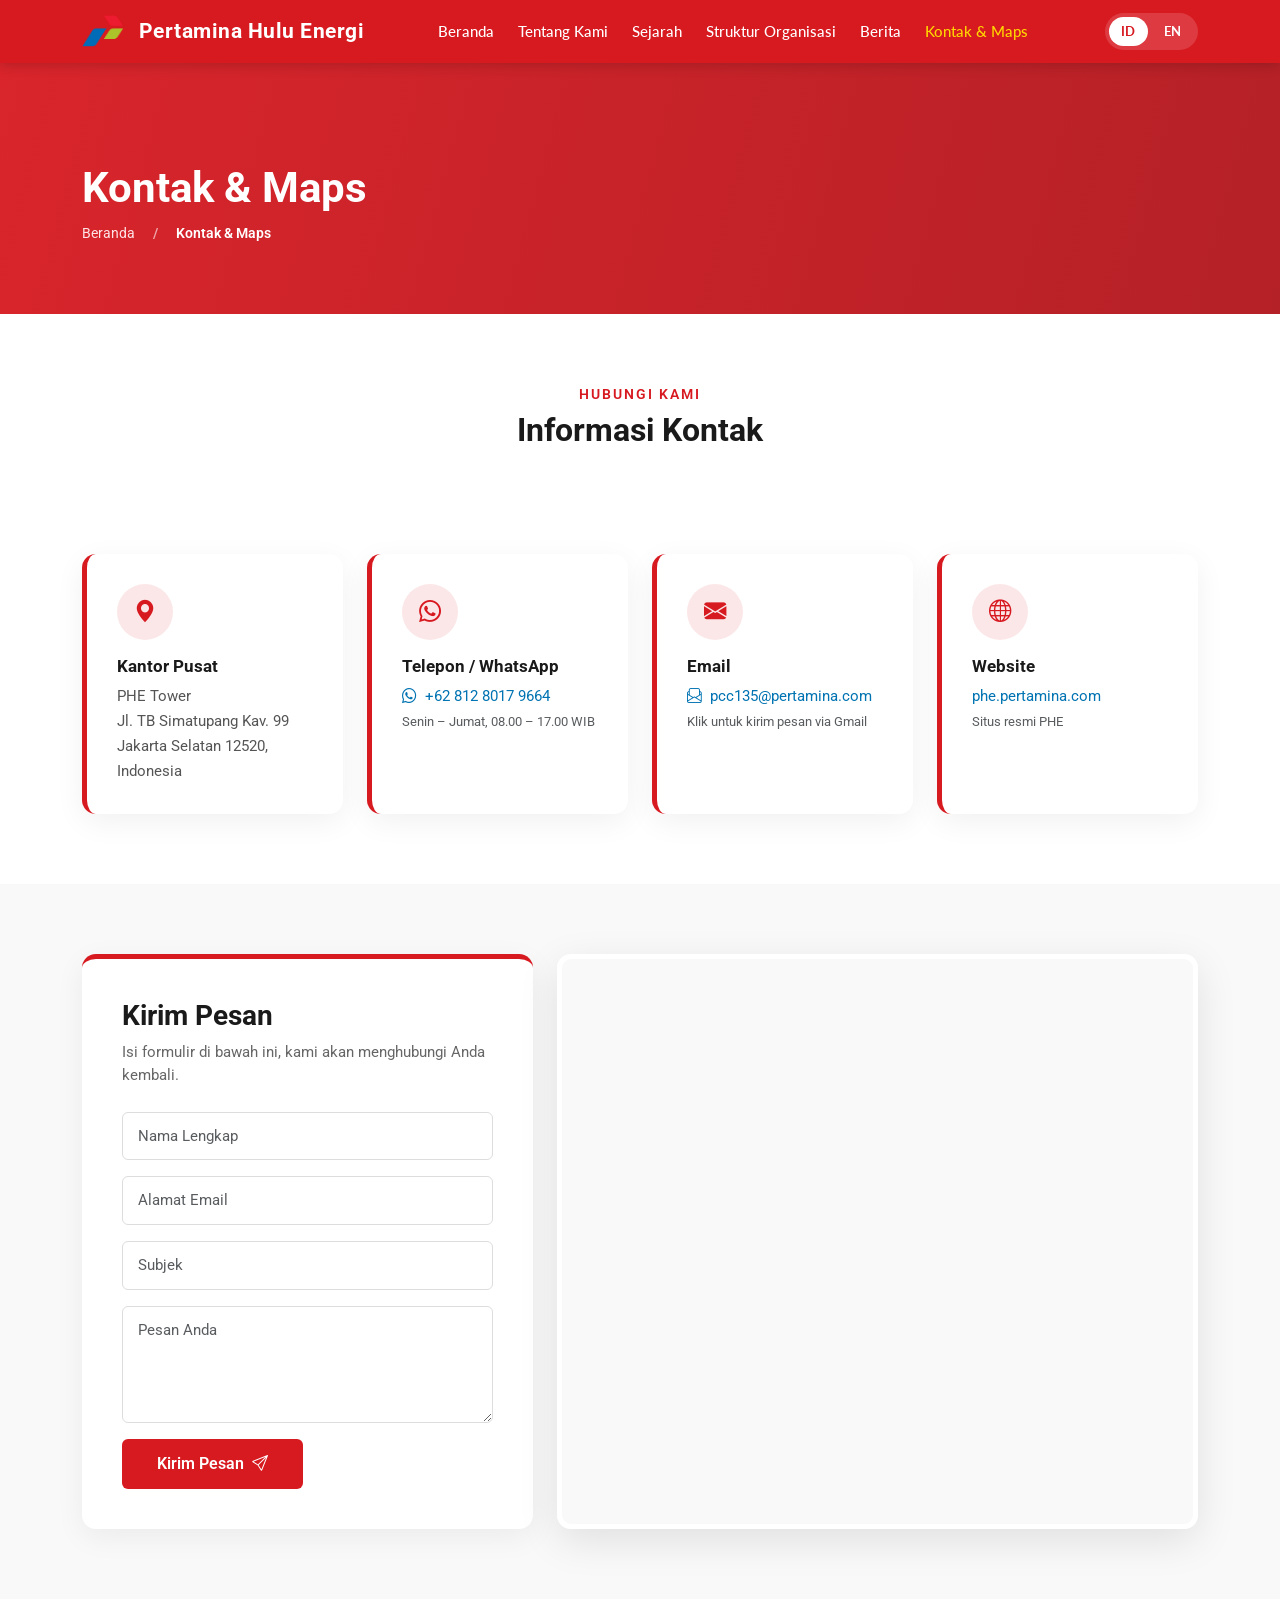
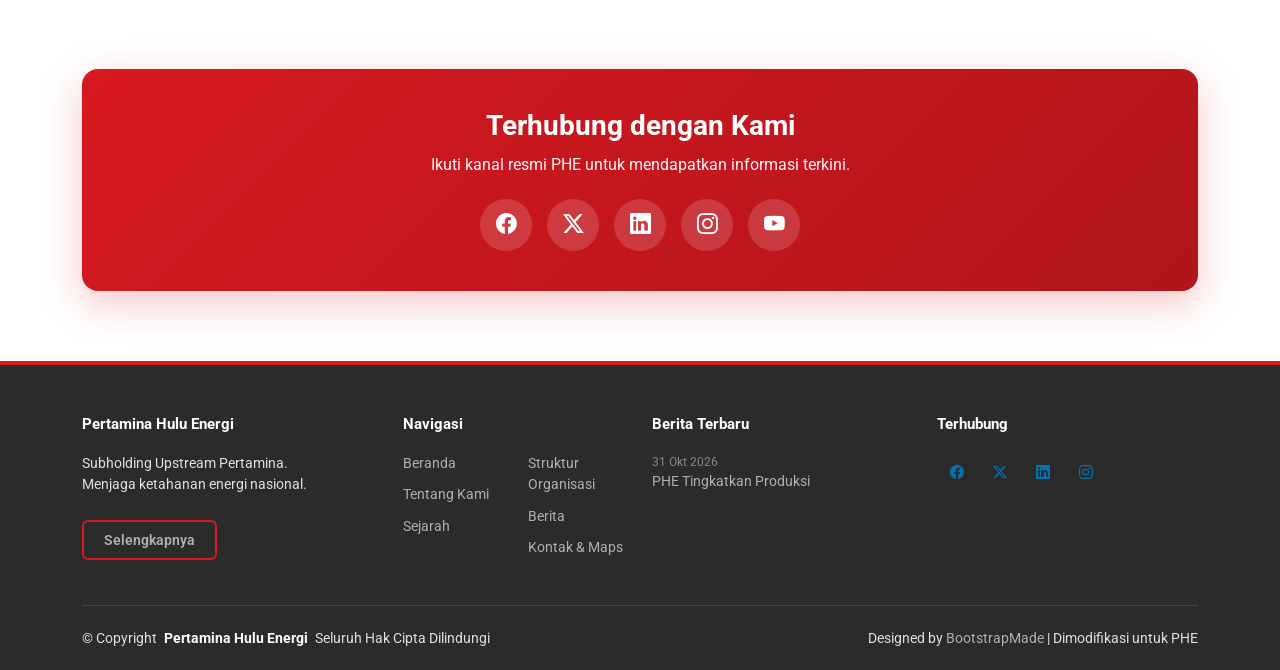
<file: Active/contact.html>
<!DOCTYPE html>
<html lang="id">

<head>
  <meta charset="utf-8">
  <meta content="width=device-width, initial-scale=1.0" name="viewport">
  <title>Kontak & Maps - Pertamina Hulu Energi</title>
  <meta name="description" content="Kontak resmi dan lokasi kantor pusat PT Pertamina Hulu Energi (PHE).">

  <link href="assets/img/logok.png" rel="icon">
  <link href="assets/img/logok.png" rel="apple-touch-icon">

  <link href="https://fonts.googleapis.com" rel="preconnect">
  <link href="https://fonts.gstatic.com" rel="preconnect" crossorigin>
  <link href="https://fonts.googleapis.com/css2?family=Roboto:ital,wght@0,100;0,300;0,400;0,500;0,700;0,900;1,100;1,300;1,400;1,500;1,700;1,900&family=Lato:ital,wght@0,100;0,300;0,400;0,700;0,900;1,100;1,300;1,400;1,700;1,900&display=swap" rel="stylesheet">

  <link href="assets/vendor/bootstrap/css/bootstrap.min.css" rel="stylesheet">
  <link href="assets/vendor/bootstrap-icons/bootstrap-icons.css" rel="stylesheet">
  <link href="assets/vendor/aos/aos.css" rel="stylesheet">
  <link href="assets/vendor/swiper/swiper-bundle.min.css" rel="stylesheet">
  <link href="assets/vendor/glightbox/css/glightbox.min.css" rel="stylesheet">

  <link href="assets/css/main.css" rel="stylesheet">

  <style>
    :root {
      --pertamina-red: #D71920;
      --pertamina-blue: #0073B2;
      --pertamina-green: #00A651;
      --pertamina-dark: #1a1a1a;
      --pertamina-gray: #f5f5f5;
    }
    body { font-family: 'Roboto', sans-serif; color: #333; }

    /* --- STYLE HEADER & LOGO (DIPERBESAR) --- */
    .header {
      background-color: var(--pertamina-red) !important;
      color: #fff;
      box-shadow: 0 2px 12px rgba(0,0,0,0.18);
      padding: 12px 0;
    }
    .header .logo img {
      height: 60px;
      width: auto;
      object-fit: contain;
      margin-right: 15px; 
    }
    .header .sitename { 
      color: #fff !important; 
      font-weight: 700; 
      font-size: 1.5rem; 
      letter-spacing: 0.5px; 
      margin: 0; 
      display: flex;
      align-items: center;
    }
    .header .navmenu a { color: #fff !important; font-weight: 500; font-size: 0.95rem; padding: 8px 12px; }
    .header .navmenu a:hover, .header .navmenu .active { color: #ffd700 !important; }
    .header .mobile-nav-toggle { color: #fff; font-size: 1.5rem; }

    .page-title {
      background: linear-gradient(105deg, rgba(215,25,32,0.95) 0%, rgba(176,21,27,0.95) 100%),
                  url('https://images.unsplash.com/photo-1565514020179-026b92b84bb6?auto=format&fit=crop&w=1600&q=80') center/cover no-repeat;
      color: #fff;
      padding: 100px 0 70px;
    }
    .page-title h1 { color: #fff; font-weight: 700; font-size: 2.6rem; margin-bottom: 10px; }
    .page-title .breadcrumbs ol { list-style: none; padding: 0; margin: 0; display: flex; gap: 8px; flex-wrap: wrap; font-size: 0.9rem; }
    .page-title .breadcrumbs ol li a { color: #ffe4e6; text-decoration: none; }
    .page-title .breadcrumbs ol li a:hover { color: #fff; }
    .page-title .breadcrumbs ol li.current { color: #fff; font-weight: 600; }
    .page-title .breadcrumbs ol li + li::before { content: "/"; color: rgba(255,255,255,0.6); margin-right: 8px; }

    .section { padding: 70px 0; }
    .section-title { text-align: center; margin-bottom: 45px; }
    .section-title p { color: var(--pertamina-red); font-weight: 600; text-transform: uppercase; letter-spacing: 2px; font-size: 0.85rem; margin-bottom: 6px; }
    .section-title h2 { font-weight: 700; color: var(--pertamina-dark); font-size: 2rem; }

    .btn-detail {
      background: var(--pertamina-red) !important; border-color: var(--pertamina-red) !important;
      color: #fff !important; padding: 12px 30px; border-radius: 6px; font-weight: 600;
      text-decoration: none; display: inline-block; transition: 0.3s;
    }
    .btn-detail:hover { background: #b0151b !important; border-color: #b0151b !important; color: #fff !important; }

    /* Info Cards */
    .contact-info-card {
      background: #fff; border-radius: 14px; padding: 30px;
      box-shadow: 0 8px 30px rgba(0,0,0,0.06);
      border-left: 5px solid var(--pertamina-red);
      height: 100%;
      transition: 0.3s;
    }
    .contact-info-card:hover { transform: translateY(-4px); box-shadow: 0 12px 35px rgba(0,0,0,0.1); }
    .contact-info-card .icon-circle {
      width: 56px; height: 56px; border-radius: 50%;
      background: rgba(215,25,32,0.1);
      display: flex; align-items: center; justify-content: center;
      margin-bottom: 16px;
    }
    .contact-info-card .icon-circle i { font-size: 1.4rem; color: var(--pertamina-red); }
    .contact-info-card h5 { font-size: 1.05rem; font-weight: 700; color: var(--pertamina-dark); margin-bottom: 8px; }
    .contact-info-card p { font-size: 0.92rem; color: #555; margin: 0; line-height: 1.7; }
    .contact-info-card a { color: var(--pertamina-blue); text-decoration: none; }
    .contact-info-card a:hover { text-decoration: underline; }

    /* Form */
    .contact-form-wrap {
      background: #fff; border-radius: 14px; padding: 40px;
      box-shadow: 0 8px 30px rgba(0,0,0,0.06);
      border-top: 5px solid var(--pertamina-red);
    }
    .contact-form-wrap h3 { font-weight: 700; color: var(--pertamina-dark); margin-bottom: 8px; }
    .contact-form-wrap .subtitle { color: #666; font-size: 0.95rem; margin-bottom: 25px; }
    .contact-form-wrap .form-control {
      border-radius: 6px; padding: 12px 15px;
      border: 1px solid #ddd; font-size: 0.95rem;
    }
    .contact-form-wrap .form-control:focus {
      border-color: var(--pertamina-red);
      box-shadow: 0 0 0 3px rgba(215,25,32,0.1);
    }
    .contact-form-wrap .btn-submit {
      background: var(--pertamina-red); border: none; color: #fff;
      padding: 13px 35px; border-radius: 6px; font-weight: 600;
      transition: 0.3s;
    }
    .contact-form-wrap .btn-submit:hover { background: #b0151b; }
    .contact-form-wrap .btn-submit:disabled { background: #999; }

    /* Maps */
    .maps-full {
      border-radius: 14px; overflow: hidden;
      box-shadow: 0 12px 40px rgba(0,0,0,0.1);
      border: 5px solid #fff;
      line-height: 0;
    }
    .maps-full iframe { width: 100%; height: 480px; border: 0; }

    /* Sosmed strip */
    .sosmed-strip {
      background: linear-gradient(135deg, var(--pertamina-red), #b0151b);
      color: #fff; border-radius: 16px; padding: 40px;
      box-shadow: 0 12px 40px rgba(215,25,32,0.25);
      text-align: center;
    }
    .sosmed-strip h3 { font-weight: 700; margin-bottom: 10px; }
    .sosmed-strip p { opacity: 0.95; margin-bottom: 22px; }
    .sosmed-strip .sosmed-links {
      display: flex; justify-content: center; gap: 15px; flex-wrap: wrap;
    }
    .sosmed-strip .sosmed-links a {
      width: 52px; height: 52px; border-radius: 50%;
      background: rgba(255,255,255,0.15);
      display: flex; align-items: center; justify-content: center;
      color: #fff; font-size: 1.3rem; text-decoration: none;
      transition: 0.3s;
    }
    .sosmed-strip .sosmed-links a:hover {
      background: #fff; color: var(--pertamina-red);
    }

    /* FOOTER DARK MODE */
    .footer {
      background-color: #2b2b2b !important;
      border-top: 4px solid var(--pertamina-red);
      padding-top: 50px;
      color: #e0e0e0;
    }
    .footer .widget-heading { color: #ffffff !important; font-weight: 700; font-size: 1.1rem; margin-bottom: 16px; }
    .footer a, .footer .widget ul li a { color: #b0b0b0 !important; text-decoration: none; }
    .footer a:hover, .footer .widget ul li a:hover { color: #ffffff !important; }
    .footer .social-icons a span { color: #ffffff; }
    .footer .social-icons a:hover span { color: var(--pertamina-red); }
    .footer .copyright { border-top: 1px solid #444444; margin-top: 30px; padding: 20px 0; font-size: 0.85rem; }
    
    /* PERBAIKAN WARNA TANGGAL FOOTER */
    .footer .widget .footer-blog-entry .date {
      color: #888 !important; 
    }

    @media (max-width: 768px) {
      .page-title h1 { font-size: 2rem; }
      .page-title { padding: 80px 0 55px; }
      .section { padding: 55px 0; }
      .contact-form-wrap, .sosmed-strip { padding: 28px; }
      .maps-full iframe { height: 320px; }
      .header .logo img { height: 45px; }
      .header .sitename { font-size: 1.1rem; }
    }
  </style>
</head>

<body class="contact-page">

  <header id="header" class="header d-flex align-items-center sticky-top">
    <div class="container-fluid container-xl position-relative d-flex align-items-center justify-content-between">
      
      <a href="index.html" class="logo d-flex align-items-center">
        <img src="assets/img/logok.png" alt="Logo Pertamina">
        <h1 class="sitename">Pertamina Hulu Energi</h1>
      </a>

      <nav id="navmenu" class="navmenu">
        <ul>
          <li><a href="index.html" data-i18n="nav.beranda">Beranda</a></li>
          <li><a href="about.html" data-i18n="nav.tentang">Tentang Kami</a></li>
          <li><a href="sejarah.html" data-i18n="nav.sejarah">Sejarah</a></li>
          <li><a href="struktur-organisasi.html" data-i18n="nav.struktur">Struktur Organisasi</a></li>
          <li><a href="berita.html" data-i18n="nav.berita">Berita</a></li>
          <li><a href="contact.html" class="active" data-i18n="nav.kontak">Kontak & Maps</a></li>
        </ul>
        <i class="mobile-nav-toggle d-xl-none bi bi-list"></i>
      </nav>

      <div class="lang-switcher">
        <button class="lang-btn active" data-lang="id" title="Bahasa Indonesia">ID</button>
        <button class="lang-btn" data-lang="en" title="English">EN</button>
      </div>
    </div>
  </header>

  <main class="main">

    <div class="page-title">
      <div class="container">
        <h1 data-i18n="contact.page.title">Kontak & Maps</h1>
        <nav class="breadcrumbs">
          <ol>
            <li><a href="index.html" data-i18n="nav.beranda">Beranda</a></li>
            <li class="current" data-i18n="contact.breadcrumb">Kontak & Maps</li>
          </ol>
        </nav>
      </div>
    </div>

    <!-- Info Kontak -->
    <section class="section">
      <div class="container section-title" data-aos="fade-up">
        <p data-i18n="contact.info.tag">Hubungi Kami</p>
        <h2 data-i18n="contact.info.title">Informasi Kontak</h2>
      </div>
      <div class="container">
        <div class="row gy-4">

          <div class="col-md-6 col-lg-3" data-aos="fade-up">
            <div class="contact-info-card">
              <div class="icon-circle"><i class="bi bi-geo-alt-fill"></i></div>
              <h5 data-i18n="contact.kantor.title">Kantor Pusat</h5>
              <p data-i18n="contact.kantor.desc">
                PHE Tower<br>
                Jl. TB Simatupang Kav. 99<br>
                Jakarta Selatan 12520, Indonesia
              </p>
            </div>
          </div>

          <div class="col-md-6 col-lg-3" data-aos="fade-up" data-aos-delay="100">
            <div class="contact-info-card">
              <div class="icon-circle"><i class="bi bi-whatsapp"></i></div>
              <h5 data-i18n="contact.telp.title">Telepon / WhatsApp</h5>
              <p>
                <a href="https://wa.me/6281280179664" target="_blank">
                  <i class="bi bi-whatsapp me-1"></i> +62 812 8017 9664
                </a><br>
                <small class="text-muted" data-i18n="contact.telp.note">Senin – Jumat, 08.00 – 17.00 WIB</small>
              </p>
            </div>
          </div>

          <div class="col-md-6 col-lg-3" data-aos="fade-up" data-aos-delay="200">
            <div class="contact-info-card">
              <div class="icon-circle"><i class="bi bi-envelope-fill"></i></div>
              <h5 data-i18n="contact.email.title">Email</h5>
              <p>
                <a href="https://mail.google.com/mail/?view=cm&fs=1&to=pcc135@pertamina.com&su=Pertanyaan%20Website%20PHE&body=Halo%20PHE%2C%20saya%20ingin%20bertanya%20mengenai..." target="_blank">
                  <i class="bi bi-envelope-paper me-1"></i> pcc135@pertamina.com
                </a><br>
                <small class="text-muted" data-i18n="contact.email.note">Klik untuk kirim pesan via Gmail</small>
              </p>
            </div>
          </div>

          <div class="col-md-6 col-lg-3" data-aos="fade-up" data-aos-delay="300">
            <div class="contact-info-card">
              <div class="icon-circle"><i class="bi bi-globe"></i></div>
              <h5 data-i18n="contact.web.title">Website</h5>
              <p>
                <a href="https://phe.pertamina.com" target="_blank" rel="noopener">phe.pertamina.com</a><br>
                <small class="text-muted" data-i18n="contact.web.note">Situs resmi PHE</small>
              </p>
            </div>
          </div>

        </div>
      </div>
    </section>

    <!-- Form + Maps -->
    <section class="section" style="background:#f9f9f9;">
      <div class="container">
        <div class="row gy-5 align-items-stretch">

          <div class="col-lg-5" data-aos="fade-up">
            <div class="contact-form-wrap h-100">
              <h3 data-i18n="contact.form.title">Kirim Pesan</h3>
              <p class="subtitle" data-i18n="contact.form.desc">Isi formulir di bawah ini, kami akan menghubungi Anda kembali.</p>
              
              <!-- FORM WEB3FORMS -->
              <form id="contact-form">
                <input type="hidden" name="access_key" value="50f64240-154f-4c63-870d-1f36e1065d40">
                
                <input type="hidden" name="subject" value="Pesan Baru dari Website PHE">
                
                <input type="checkbox" name="botcheck" class="hidden" style="display: none;">

                <div class="mb-3">
                  <input type="text" name="name" class="form-control" placeholder="Nama Lengkap" data-i18n-placeholder="contact.form.name" required>
                </div>
                <div class="mb-3">
                  <input type="email" name="email" class="form-control" placeholder="Alamat Email" data-i18n-placeholder="contact.form.email" required>
                </div>
                <div class="mb-3">
                  <input type="text" name="subjek_pesan" class="form-control" placeholder="Subjek" data-i18n-placeholder="contact.form.subject" required>
                </div>
                <div class="mb-3">
                  <textarea name="message" class="form-control" rows="4" placeholder="Pesan Anda" data-i18n-placeholder="contact.form.message" required></textarea>
                </div>
                
                <button type="submit" class="btn-submit" id="submit-btn">
                  <span data-i18n="contact.form.btn">Kirim Pesan</span> <i class="bi bi-send ms-1"></i>
                </button>

                <div id="form-result" class="mt-3" style="display: none;"></div>
              </form>
              
            </div>
          </div>

          <div class="col-lg-7" data-aos="fade-up" data-aos-delay="100">
            <div class="maps-full h-100">
              <iframe
                src="https://www.google.com/maps?q=PHE+Tower+Jl.+TB+Simatupang+Kav.+99+Jakarta&output=embed"
                allowfullscreen=""
                loading="lazy"
                referrerpolicy="no-referrer-when-downgrade"
                title="Lokasi PHE Tower">
              </iframe>
            </div>
          </div>

        </div>
      </div>
    </section>

    <!-- Sosmed -->
    <section class="section">
      <div class="container">
        <div class="sosmed-strip" data-aos="fade-up">
          <h3 data-i18n="contact.sosmed.title">Terhubung dengan Kami</h3>
          <p data-i18n="contact.sosmed.desc">Ikuti kanal resmi PHE untuk mendapatkan informasi terkini.</p>
          <div class="sosmed-links">
            <a href="https://www.facebook.com/pertamina" target="_blank" title="Facebook"><i class="bi bi-facebook"></i></a>
            <a href="https://twitter.com/pertamina" target="_blank" title="Twitter/X"><i class="bi bi-twitter-x"></i></a>
            <a href="https://www.linkedin.com/company/phepertamina/" target="_blank" title="LinkedIn"><i class="bi bi-linkedin"></i></a>
            <a href="https://www.instagram.com/phe.pertamina/" target="_blank" title="Instagram"><i class="bi bi-instagram"></i></a>
            <a href="https://www.youtube.com/@pertamina" target="_blank" title="YouTube"><i class="bi bi-youtube"></i></a>
          </div>
        </div>
      </div>
    </section>

  </main>

  <footer id="footer" class="footer">
    <div class="container">
      <div class="row g-4">
        <div class="col-md-6 col-lg-3 mb-3 mb-md-0">
          <div class="widget">
            <h3 class="widget-heading" data-i18n="footer.brand">Pertamina Hulu Energi</h3>
            <p class="mb-4" style="font-size:0.9rem;" data-i18n="footer.desc">Subholding Upstream Pertamina. Menjaga ketahanan energi nasional.</p>
            <p class="mb-0"><a href="about.html" class="btn-outline-detail" style="padding:8px 20px;font-size:0.85rem; border-color: #fff; color: #fff;" data-i18n="footer.selengkapnya">Selengkapnya</a></p>
          </div>
        </div>
        <div class="col-md-6 col-lg-3 ps-lg-5 mb-3 mb-md-0">
          <div class="widget">
            <h3 class="widget-heading" data-i18n="footer.nav">Navigasi</h3>
            <div class="row" style="font-size:0.9rem;">
              <div class="col-6">
                <ul class="list-unstyled">
                  <li><a href="index.html" data-i18n="nav.beranda">Beranda</a></li>
                  <li><a href="about.html" data-i18n="nav.tentang">Tentang Kami</a></li>
                  <li><a href="sejarah.html" data-i18n="nav.sejarah">Sejarah</a></li>
                </ul>
              </div>
              <div class="col-6">
                <ul class="list-unstyled">
                  <li><a href="struktur-organisasi.html" data-i18n="nav.struktur">Struktur Organisasi</a></li>
                  <li><a href="berita.html" data-i18n="nav.berita">Berita</a></li>
                  <li><a href="contact.html" data-i18n="nav.kontak">Kontak & Maps</a></li>
                </ul>
              </div>
            </div>
          </div>
        </div>
        <div class="col-md-6 col-lg-3 pl-lg-5">
          <div class="widget">
            <h3 class="widget-heading" data-i18n="footer.berita">Berita Terbaru</h3>
            <ul class="list-unstyled footer-blog-entry" style="font-size:0.9rem;">
              <!-- HANYA MENYISAKAN SATU BERITA -->
              <li><span class="d-block date">31 Okt 2026</span><a href="berita.html" data-i18n="footer.berita1">PHE Tingkatkan Produksi</a></li>
            </ul>
          </div>
        </div>
        <div class="col-md-6 col-lg-3 pl-lg-5">
          <div class="widget">
            <h3 class="widget-heading" data-i18n="footer.terhubung">Terhubung</h3>
            <ul class="list-unstyled social-icons light mb-3">
              <li><a href="https://www.facebook.com/pertamina" target="_blank" rel="noopener" title="Facebook"><span class="bi bi-facebook"></span></a></li>
              <li><a href="https://twitter.com/pertamina" target="_blank" rel="noopener" title="Twitter/X"><span class="bi bi-twitter-x"></span></a></li>
              <li><a href="https://www.linkedin.com/company/phepertamina/" target="_blank" rel="noopener" title="LinkedIn"><span class="bi bi-linkedin"></span></a></li>
              <li><a href="https://www.instagram.com/phe.pertamina/" target="_blank" rel="noopener" title="Instagram"><span class="bi bi-instagram"></span></a></li>
            </ul>
          </div>
        </div>
      </div>
      <div class="copyright d-flex flex-column flex-md-row align-items-center justify-content-md-between">
        <p>© <span>Copyright</span> <strong class="px-1 sitename text-white">Pertamina Hulu Energi</strong> <span data-i18n="footer.copyright">Seluruh Hak Cipta Dilindungi</span></p>
        <div class="credits">Designed by <a href="https://bootstrapmade.com/">BootstrapMade</a> | Dimodifikasi untuk PHE</div>
      </div>
    </div>
  </footer>

  <a href="#header" id="scroll-top" class="scroll-top d-flex align-items-center justify-content-center"><i class="bi bi-arrow-up-short"></i></a>
  <div id="preloader"></div>

  <script src="assets/vendor/bootstrap/js/bootstrap.bundle.min.js"></script>
  <script src="assets/vendor/aos/aos.js"></script>
  <script src="assets/vendor/swiper/swiper-bundle.min.js"></script>
  <script src="assets/vendor/purecounter/purecounter_vanilla.js"></script>
  <script src="assets/vendor/glightbox/js/glightbox.min.js"></script>
  <script src="assets/vendor/imagesloaded/imagesloaded.pkgd.min.js"></script>
  <script src="assets/vendor/isotope-layout/isotope.pkgd.min.js"></script>
  <script src="assets/js/main.js"></script>

  <script>
  const translations = {
    id: {
      "nav.beranda":"Beranda","nav.tentang":"Tentang Kami","nav.sejarah":"Sejarah","nav.struktur":"Struktur Organisasi","nav.berita":"Berita","nav.kontak":"Kontak & Maps",
      "contact.page.title":"Kontak & Maps","contact.breadcrumb":"Kontak & Maps",
      "contact.info.tag":"Hubungi Kami","contact.info.title":"Informasi Kontak",
      "contact.kantor.title":"Kantor Pusat","contact.kantor.desc":"PHE Tower<br>Jl. TB Simatupang Kav. 99<br>Jakarta Selatan 12520, Indonesia",
      "contact.telp.title":"Telepon / WhatsApp","contact.telp.note":"Senin – Jumat, 08.00 – 17.00 WIB",
      "contact.email.title":"Email","contact.email.note":"Klik untuk kirim pesan via Gmail",
      "contact.web.title":"Website","contact.web.note":"Situs resmi PHE",
      "contact.form.title":"Kirim Pesan","contact.form.desc":"Isi formulir di bawah ini, kami akan menghubungi Anda kembali.",
      "contact.form.name":"Nama Lengkap","contact.form.email":"Alamat Email","contact.form.subject":"Subjek","contact.form.message":"Pesan Anda","contact.form.success":"Pesan Anda telah terkirim. Terima kasih!","contact.form.btn":"Kirim Pesan",
      "contact.sosmed.title":"Terhubung dengan Kami","contact.sosmed.desc":"Ikuti kanal resmi PHE untuk mendapatkan informasi terkini.",
      "footer.brand":"Pertamina Hulu Energi","footer.desc":"Subholding Upstream Pertamina. Menjaga ketahanan energi nasional.","footer.selengkapnya":"Selengkapnya","footer.nav":"Navigasi","footer.berita":"Berita Terbaru","footer.terhubung":"Terhubung","footer.copyright":"Seluruh Hak Cipta Dilindungi","footer.berita1":"PHE Tingkatkan Produksi"
    },
    en: {
      "nav.beranda":"Home","nav.tentang":"About Us","nav.sejarah":"History","nav.struktur":"Organization Structure","nav.berita":"News","nav.kontak":"Contact & Maps",
      "contact.page.title":"Contact & Maps","contact.breadcrumb":"Contact & Maps",
      "contact.info.tag":"Contact Us","contact.info.title":"Contact Information",
      "contact.kantor.title":"Head Office","contact.kantor.desc":"PHE Tower<br>Jl. TB Simatupang Kav. 99<br>South Jakarta 12520, Indonesia",
      "contact.telp.title":"Phone / WhatsApp","contact.telp.note":"Monday – Friday, 08.00 – 17.00 WIB",
      "contact.email.title":"Email","contact.email.note":"Click to send a message via Gmail",
      "contact.web.title":"Website","contact.web.note":"PHE Official Website",
      "contact.form.title":"Send a Message","contact.form.desc":"Fill out the form below, we will get back to you.",
      "contact.form.name":"Full Name","contact.form.email":"Email Address","contact.form.subject":"Subject","contact.form.message":"Your Message","contact.form.success":"Your message has been sent. Thank you!","contact.form.btn":"Send Message",
      "contact.sosmed.title":"Connect with Us","contact.sosmed.desc":"Follow PHE's official channels for the latest information.",
      "footer.brand":"Pertamina Hulu Energi","footer.desc":"Pertamina's Upstream Subholding. Safeguarding national energy resilience.","footer.selengkapnya":"Learn More","footer.nav":"Navigation","footer.berita":"Latest News","footer.terhubung":"Connect","footer.copyright":"All Rights Reserved","footer.berita1":"PHE Boosts Production"
    }
  };

  let currentLang = localStorage.getItem('phe-lang') || 'id';

  function applyLanguage(lang) {
    currentLang = lang;
    localStorage.setItem('phe-lang', lang);
    document.documentElement.setAttribute('lang', lang);

    document.querySelectorAll('[data-i18n]').forEach(el => {
      const key = el.getAttribute('data-i18n');
      const tr = translations[lang] && translations[lang][key];
      if (tr !== undefined) el.innerHTML = tr;
    });

    document.querySelectorAll('[data-i18n-placeholder]').forEach(el => {
      const key = el.getAttribute('data-i18n-placeholder');
      const tr = translations[lang] && translations[lang][key];
      if (tr !== undefined) el.setAttribute('placeholder', tr);
    });

    document.querySelectorAll('.lang-btn').forEach(btn => {
      btn.classList.toggle('active', btn.dataset.lang === lang);
    });
  }

  document.addEventListener('DOMContentLoaded', () => {
    applyLanguage(currentLang);
    document.querySelectorAll('.lang-btn').forEach(btn => {
      btn.addEventListener('click', e => {
        e.preventDefault();
        applyLanguage(btn.dataset.lang);
      });
    });

    // --- LOGIKA PENGIRIMAN EMAIL OTOMATIS (WEB3FORMS) ---
    const form = document.getElementById('contact-form');
    const result = document.getElementById('form-result');
    const submitBtn = document.getElementById('submit-btn');

    form.addEventListener('submit', function(e) {
      e.preventDefault(); // Mencegah reload halaman

      // Ubah tombol jadi loading
      submitBtn.disabled = true;
      submitBtn.innerHTML = 'Mengirim... <i class="bi bi-hourglass-split ms-1"></i>';

      const formData = new FormData(form);
      const object = Object.fromEntries(formData);
      const json = JSON.stringify(object);

      fetch('https://api.web3forms.com/submit', {
          method: 'POST',
          headers: {
              'Content-Type': 'application/json',
              'Accept': 'application/json'
          },
          body: json
      })
      .then(async (response) => {
          let json = await response.json();
          if (response.status == 200) {
              // Jika sukses
              result.style.display = 'block';
              result.innerHTML = '<div class="alert alert-success fw-bold"><i class="bi bi-check-circle me-2"></i>Pesan berhasil dikirim! Terima kasih.</div>';
              form.reset();
          } else {
              // Jika gagal dari server
              console.log(response);
              result.style.display = 'block';
              result.innerHTML = `<div class="alert alert-danger">Error: ${json.message}</div>`;
          }
      })
      .catch(error => {
          // Jika gagal koneksi internet
          console.log(error);
          result.style.display = 'block';
          result.innerHTML = '<div class="alert alert-danger">Terjadi kesalahan sistem. Coba lagi nanti.</div>';
      })
      .finally(() => {
          // Kembalikan tombol ke semula
          submitBtn.disabled = false;
          submitBtn.innerHTML = '<span data-i18n="contact.form.btn">Kirim Pesan</span> <i class="bi bi-send ms-1"></i>';
      });
    });
  });
  </script>

</body>
</html>
</file>
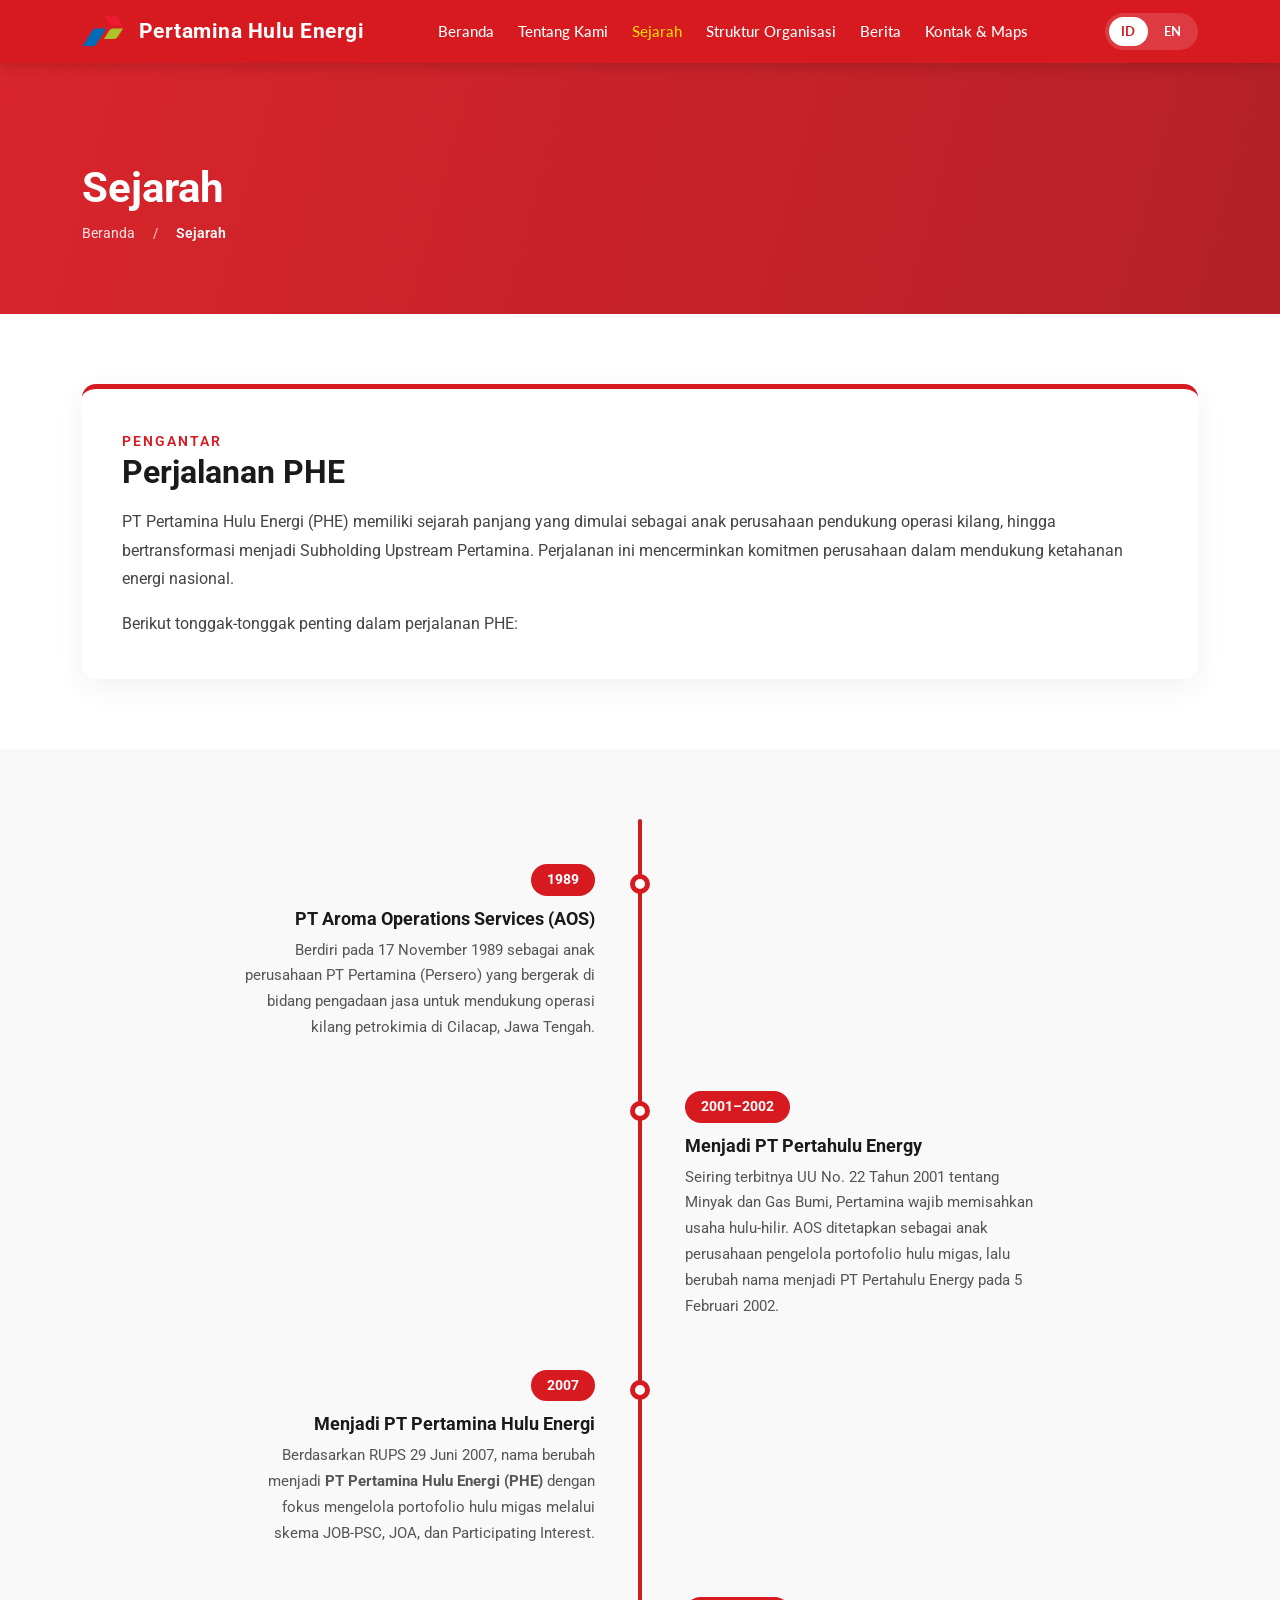
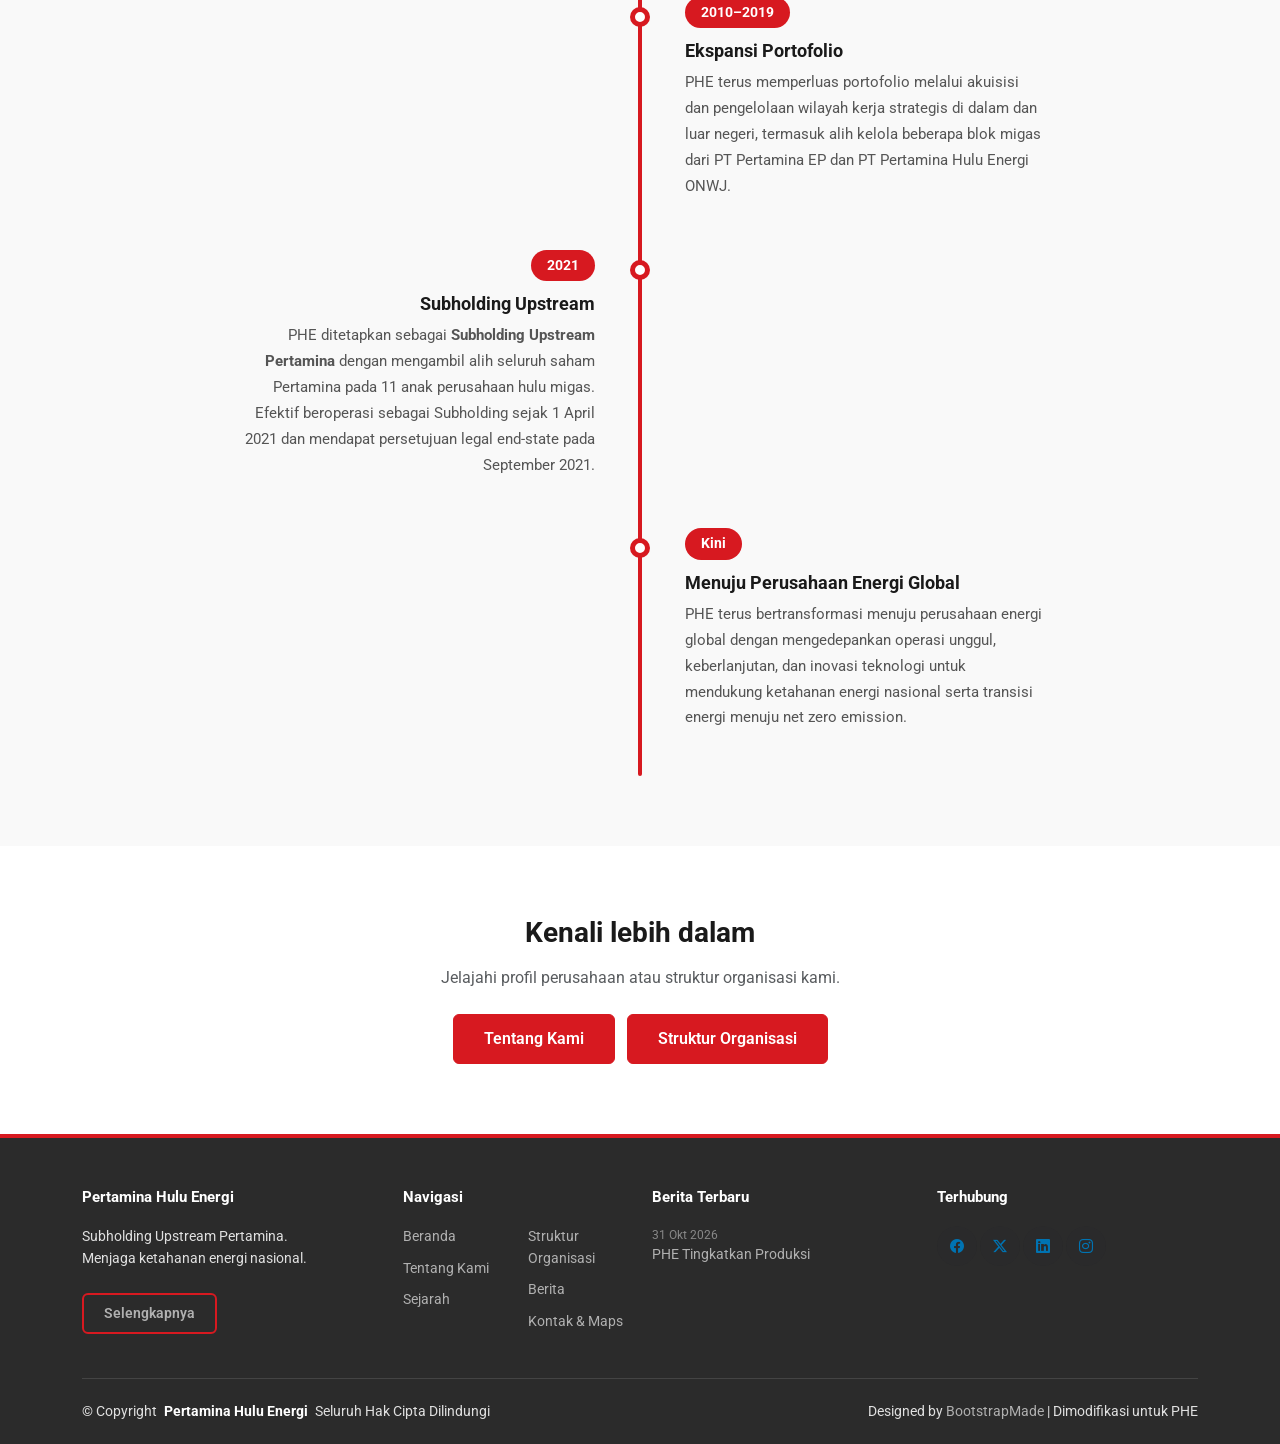
<file: Active/sejarah.html>
<!DOCTYPE html>
<html lang="id">

<head>
  <meta charset="utf-8">
  <meta content="width=device-width, initial-scale=1.0" name="viewport">
  <title>Sejarah - Pertamina Hulu Energi</title>
  <meta name="description" content="Perjalanan sejarah PT Pertamina Hulu Energi (PHE) dari 1989 hingga kini.">

  <link href="assets/img/logok.png" rel="icon">
  <link href="assets/img/logok.png" rel="apple-touch-icon">

  <link href="https://fonts.googleapis.com" rel="preconnect">
  <link href="https://fonts.gstatic.com" rel="preconnect" crossorigin>
  <link href="https://fonts.googleapis.com/css2?family=Roboto:ital,wght@0,100;0,300;0,400;0,500;0,700;0,900;1,100;1,300;1,400;1,500;1,700;1,900&family=Lato:ital,wght@0,100;0,300;0,400;0,700;0,900;1,100;1,300;1,400;1,700;1,900&display=swap" rel="stylesheet">

  <link href="assets/vendor/bootstrap/css/bootstrap.min.css" rel="stylesheet">
  <link href="assets/vendor/bootstrap-icons/bootstrap-icons.css" rel="stylesheet">
  <link href="assets/vendor/aos/aos.css" rel="stylesheet">
  <link href="assets/vendor/swiper/swiper-bundle.min.css" rel="stylesheet">
  <link href="assets/vendor/glightbox/css/glightbox.min.css" rel="stylesheet">

  <link href="assets/css/main.css" rel="stylesheet">

  <style>
    :root {
      --pertamina-red: #D71920;
      --pertamina-blue: #0073B2;
      --pertamina-green: #00A651;
      --pertamina-dark: #1a1a1a;
      --pertamina-gray: #f5f5f5;
    }
    body { font-family: 'Roboto', sans-serif; color: #333; }

    .header {
      background-color: var(--pertamina-red) !important;
      color: #fff;
      box-shadow: 0 2px 12px rgba(0,0,0,0.18);
      padding: 12px 0;
    }
    .header .logo img {
      height: 60px;
      width: auto;
      object-fit: contain;
      margin-right: 15px; 
    }
    .header .sitename { 
      color: #fff !important; 
      font-weight: 700; 
      font-size: 1.5rem; 
      letter-spacing: 0.5px; 
      margin: 0; 
      display: flex;
      align-items: center;
    }
    .header .navmenu a { color: #fff !important; font-weight: 500; font-size: 0.95rem; padding: 8px 12px; }
    .header .navmenu a:hover, .header .navmenu .active { color: #ffd700 !important; }
    .header .mobile-nav-toggle { color: #fff; font-size: 1.5rem; }

    .page-title {
      background: linear-gradient(105deg, rgba(215,25,32,0.95) 0%, rgba(176,21,27,0.95) 100%),
                  url('https://images.unsplash.com/photo-1518709268805-4e9042af9f23?auto=format&fit=crop&w=1600&q=80') center/cover no-repeat;
      color: #fff;
      padding: 100px 0 70px;
    }
    .page-title h1 { color: #fff; font-weight: 700; font-size: 2.6rem; margin-bottom: 10px; }
    .page-title .breadcrumbs ol { list-style: none; padding: 0; margin: 0; display: flex; gap: 8px; flex-wrap: wrap; font-size: 0.9rem; }
    .page-title .breadcrumbs ol li a { color: #ffe4e6; text-decoration: none; }
    .page-title .breadcrumbs ol li a:hover { color: #fff; }
    .page-title .breadcrumbs ol li.current { color: #fff; font-weight: 600; }
    .page-title .breadcrumbs ol li + li::before { content: "/"; color: rgba(255,255,255,0.6); margin-right: 8px; }

    .section { padding: 70px 0; }
    .section-title { text-align: center; margin-bottom: 45px; }
    .section-title p { color: var(--pertamina-red); font-weight: 600; text-transform: uppercase; letter-spacing: 2px; font-size: 0.85rem; margin-bottom: 6px; }
    .section-title h2 { font-weight: 700; color: var(--pertamina-dark); font-size: 2rem; }

    .content-subtitle { color: var(--pertamina-red); font-weight: 600; text-transform: uppercase; letter-spacing: 2px; font-size: 0.9rem; }

    .btn-detail {
      background: var(--pertamina-red) !important; border-color: var(--pertamina-red) !important;
      color: #fff !important; padding: 12px 30px; border-radius: 6px; font-weight: 600;
      text-decoration: none; display: inline-block; transition: 0.3s;
    }
    .btn-detail:hover { background: #b0151b !important; border-color: #b0151b !important; color: #fff !important; }

    .timeline-phe { position: relative; max-width: 900px; margin: 0 auto; padding: 20px 0; }
    .timeline-phe::before {
      content: ""; position: absolute; left: 50%; top: 0; bottom: 0;
      width: 4px; background: var(--pertamina-red); transform: translateX(-50%);
      border-radius: 2px;
    }
    .timeline-item { position: relative; width: 50%; padding: 25px 45px; box-sizing: border-box; }
    .timeline-item.left { left: 0; text-align: right; }
    .timeline-item.right { left: 50%; text-align: left; }
    .timeline-item::after {
      content: ""; position: absolute; top: 35px; width: 20px; height: 20px;
      background: #fff; border: 5px solid var(--pertamina-red); border-radius: 50%; z-index: 1;
    }
    .timeline-item.left::after { right: -10px; }
    .timeline-item.right::after { left: -10px; }
    .timeline-item .year {
      display: inline-block; background: var(--pertamina-red); color: #fff;
      font-weight: 700; padding: 5px 16px; border-radius: 20px;
      font-size: 0.9rem; margin-bottom: 12px;
    }
    .timeline-item h4 { font-size: 1.15rem; font-weight: 700; color: var(--pertamina-dark); margin-bottom: 8px; }
    .timeline-item p { font-size: 0.95rem; color: #555; margin: 0; line-height: 1.7; }

    @media (max-width: 768px) {
      .timeline-phe::before { left: 20px; }
      .timeline-item { width: 100%; left: 0 !important; text-align: left !important; padding: 20px 10px 20px 55px; }
      .timeline-item::after { left: 10px !important; right: auto !important; top: 30px; }
    }

    .intro-box {
      background: #fff; border-radius: 14px; padding: 40px;
      box-shadow: 0 8px 30px rgba(0,0,0,0.06);
      border-top: 5px solid var(--pertamina-red);
    }
    .intro-box p { font-size: 1rem; line-height: 1.8; color: #444; }
    .intro-box p:last-child { margin-bottom: 0; }

    .footer {
      background-color: #2b2b2b !important;
      border-top: 4px solid var(--pertamina-red);
      padding-top: 50px;
      color: #e0e0e0;
    }
    
    .footer .widget-heading { color: #ffffff !important; font-weight: 700; font-size: 1.1rem; margin-bottom: 16px; }
    .footer a, .footer .widget ul li a { color: #b0b0b0 !important; text-decoration: none; }
    .footer a:hover, .footer .widget ul li a:hover { color: #ffffff !important; }
    .footer .social-icons a span { color: #ffffff; }
    .footer .social-icons a:hover span { color: var(--pertamina-red); }
    .footer .copyright { border-top: 1px solid #444444; margin-top: 30px; padding: 20px 0; font-size: 0.85rem; }
    
    /* PERBAIKAN WARNA TANGGAL FOOTER */
    .footer .widget .footer-blog-entry .date {
      color: #888 !important; 
    }

    @media (max-width: 768px) {
      .page-title h1 { font-size: 2rem; }
      .page-title { padding: 80px 0 55px; }
      .section { padding: 55px 0; }
      .intro-box { padding: 25px; }
      .header .logo img { height: 45px; }
      .header .sitename { font-size: 1.1rem; }
    }
  </style>
</head>

<body class="sejarah-page">

  <header id="header" class="header d-flex align-items-center sticky-top">
    <div class="container-fluid container-xl position-relative d-flex align-items-center justify-content-between">
      
      <a href="index.html" class="logo d-flex align-items-center">
        <img src="assets/img/logok.png" alt="Logo Pertamina">
        <h1 class="sitename">Pertamina Hulu Energi</h1>
      </a>

      <nav id="navmenu" class="navmenu">
        <ul>
          <li><a href="index.html" data-i18n="nav.beranda">Beranda</a></li>
          <li><a href="about.html" data-i18n="nav.tentang">Tentang Kami</a></li>
          <li><a href="sejarah.html" class="active" data-i18n="nav.sejarah">Sejarah</a></li>
          <li><a href="struktur-organisasi.html" data-i18n="nav.struktur">Struktur Organisasi</a></li>
          <li><a href="berita.html" data-i18n="nav.berita">Berita</a></li>
          <li><a href="contact.html" data-i18n="nav.kontak">Kontak & Maps</a></li>
        </ul>
        <i class="mobile-nav-toggle d-xl-none bi bi-list"></i>
      </nav>

      <div class="lang-switcher">
        <button class="lang-btn active" data-lang="id" title="Bahasa Indonesia">ID</button>
        <button class="lang-btn" data-lang="en" title="English">EN</button>
      </div>
    </div>
  </header>

  <main class="main">

    <div class="page-title">
      <div class="container">
        <h1 data-i18n="sejarah.page.title">Sejarah</h1>
        <nav class="breadcrumbs">
          <ol>
            <li><a href="index.html" data-i18n="nav.beranda">Beranda</a></li>
            <li class="current" data-i18n="sejarah.breadcrumb">Sejarah</li>
          </ol>
        </nav>
      </div>
    </div>

    <section class="section">
      <div class="container">
        <div class="intro-box" data-aos="fade-up">
          <span class="content-subtitle" data-i18n="sejarah.intro.tag">Pengantar</span>
          <h2 class="mb-3" style="font-weight:700;color:var(--pertamina-dark);" data-i18n="sejarah.intro.title">Perjalanan PHE</h2>
          <p data-i18n="sejarah.intro.p1">
            PT Pertamina Hulu Energi (PHE) memiliki sejarah panjang yang dimulai
            sebagai anak perusahaan pendukung operasi kilang, hingga bertransformasi
            menjadi Subholding Upstream Pertamina. Perjalanan ini mencerminkan
            komitmen perusahaan dalam mendukung ketahanan energi nasional.
          </p>
          <p data-i18n="sejarah.intro.p2">
            Berikut tonggak-tonggak penting dalam perjalanan PHE:
          </p>
        </div>
      </div>
    </section>

    <section class="section" style="background:#f9f9f9;">
      <div class="container">
        <div class="timeline-phe">

          <div class="timeline-item left" data-aos="fade-up">
            <span class="year">1989</span>
            <h4 data-i18n="sejarah.tl.1989.title">PT Aroma Operations Services (AOS)</h4>
            <p data-i18n="sejarah.tl.1989.desc">
              Berdiri pada 17 November 1989 sebagai anak perusahaan PT Pertamina
              (Persero) yang bergerak di bidang pengadaan jasa untuk mendukung
              operasi kilang petrokimia di Cilacap, Jawa Tengah.
            </p>
          </div>

          <div class="timeline-item right" data-aos="fade-up" data-aos-delay="100">
            <span class="year">2001–2002</span>
            <h4 data-i18n="sejarah.tl.2002.title">Menjadi PT Pertahulu Energy</h4>
            <p data-i18n="sejarah.tl.2002.desc">
              Seiring terbitnya UU No. 22 Tahun 2001 tentang Minyak dan Gas Bumi,
              Pertamina wajib memisahkan usaha hulu-hilir. AOS ditetapkan sebagai
              anak perusahaan pengelola portofolio hulu migas, lalu berubah nama
              menjadi PT Pertahulu Energy pada 5 Februari 2002.
            </p>
          </div>

          <div class="timeline-item left" data-aos="fade-up" data-aos-delay="200">
            <span class="year">2007</span>
            <h4 data-i18n="sejarah.tl.2007.title">Menjadi PT Pertamina Hulu Energi</h4>
            <p data-i18n="sejarah.tl.2007.desc">
              Berdasarkan RUPS 29 Juni 2007, nama berubah menjadi
              <strong>PT Pertamina Hulu Energi (PHE)</strong> dengan fokus
              mengelola portofolio hulu migas melalui skema JOB-PSC, JOA,
              dan Participating Interest.
            </p>
          </div>

          <div class="timeline-item right" data-aos="fade-up" data-aos-delay="300">
            <span class="year">2010–2019</span>
            <h4 data-i18n="sejarah.tl.2010.title">Ekspansi Portofolio</h4>
            <p data-i18n="sejarah.tl.2010.desc">
              PHE terus memperluas portofolio melalui akuisisi dan pengelolaan
              wilayah kerja strategis di dalam dan luar negeri, termasuk
              alih kelola beberapa blok migas dari PT Pertamina EP dan
              PT Pertamina Hulu Energi ONWJ.
            </p>
          </div>

          <div class="timeline-item left" data-aos="fade-up" data-aos-delay="400">
            <span class="year">2021</span>
            <h4 data-i18n="sejarah.tl.2021.title">Subholding Upstream</h4>
            <p data-i18n="sejarah.tl.2021.desc">
              PHE ditetapkan sebagai <strong>Subholding Upstream Pertamina</strong>
              dengan mengambil alih seluruh saham Pertamina pada 11 anak perusahaan
              hulu migas. Efektif beroperasi sebagai Subholding sejak 1 April 2021
              dan mendapat persetujuan legal end-state pada September 2021.
            </p>
          </div>

          <div class="timeline-item right" data-aos="fade-up" data-aos-delay="500">
            <span class="year" data-i18n="sejarah.tl.kini.year">Kini</span>
            <h4 data-i18n="sejarah.tl.kini.title">Menuju Perusahaan Energi Global</h4>
            <p data-i18n="sejarah.tl.kini.desc">
              PHE terus bertransformasi menuju perusahaan energi global dengan
              mengedepankan operasi unggul, keberlanjutan, dan inovasi teknologi
              untuk mendukung ketahanan energi nasional serta transisi energi
              menuju net zero emission.
            </p>
          </div>

        </div>
      </div>
    </section>

    <section class="section">
      <div class="container">
        <div class="text-center" data-aos="fade-up">
          <h3 class="mb-3" style="color:var(--pertamina-dark);font-weight:700;" data-i18n="sejarah.cta.title">Kenali lebih dalam</h3>
          <p class="text-muted mb-4" data-i18n="sejarah.cta.desc">Jelajahi profil perusahaan atau struktur organisasi kami.</p>
          <a href="about.html" class="btn-detail me-2" data-i18n="sejarah.cta.btn1">Tentang Kami</a>
          <a href="struktur-organisasi.html" class="btn-detail" data-i18n="sejarah.cta.btn2">Struktur Organisasi</a>
        </div>
      </div>
    </section>

  </main>

  <footer id="footer" class="footer">
    <div class="container">
      <div class="row g-4">
        <div class="col-md-6 col-lg-3 mb-3 mb-md-0">
          <div class="widget">
            <h3 class="widget-heading" data-i18n="footer.brand">Pertamina Hulu Energi</h3>
            <p class="mb-4" style="font-size:0.9rem;" data-i18n="footer.desc">Subholding Upstream Pertamina. Menjaga ketahanan energi nasional.</p>
            <p class="mb-0"><a href="about.html" class="btn-outline-detail" style="padding:8px 20px;font-size:0.85rem; border-color: #fff; color: #fff;" data-i18n="footer.selengkapnya">Selengkapnya</a></p>
          </div>
        </div>
        <div class="col-md-6 col-lg-3 ps-lg-5 mb-3 mb-md-0">
          <div class="widget">
            <h3 class="widget-heading" data-i18n="footer.nav">Navigasi</h3>
            <div class="row" style="font-size:0.9rem;">
              <div class="col-6">
                <ul class="list-unstyled">
                  <li><a href="index.html" data-i18n="nav.beranda">Beranda</a></li>
                  <li><a href="about.html" data-i18n="nav.tentang">Tentang Kami</a></li>
                  <li><a href="sejarah.html" data-i18n="nav.sejarah">Sejarah</a></li>
                </ul>
              </div>
              <div class="col-6">
                <ul class="list-unstyled">
                  <li><a href="struktur-organisasi.html" data-i18n="nav.struktur">Struktur Organisasi</a></li>
                  <li><a href="berita.html" data-i18n="nav.berita">Berita</a></li>
                  <li><a href="contact.html" data-i18n="nav.kontak">Kontak & Maps</a></li>
                </ul>
              </div>
            </div>
          </div>
        </div>
        <div class="col-md-6 col-lg-3 pl-lg-5">
          <div class="widget">
            <h3 class="widget-heading" data-i18n="footer.berita">Berita Terbaru</h3>
            <ul class="list-unstyled footer-blog-entry" style="font-size:0.9rem;">
              <li><span class="d-block date">31 Okt 2026</span><a href="berita.html" data-i18n="footer.berita1">PHE Tingkatkan Produksi</a></li>
            </ul>
          </div>
        </div>
        <div class="col-md-6 col-lg-3 pl-lg-5">
          <div class="widget">
            <h3 class="widget-heading" data-i18n="footer.terhubung">Terhubung</h3>
            <ul class="list-unstyled social-icons light mb-3">
              <li><a href="https://www.facebook.com/pertamina" target="_blank" rel="noopener" title="Facebook"><span class="bi bi-facebook"></span></a></li>
              <li><a href="https://twitter.com/pertamina" target="_blank" rel="noopener" title="Twitter/X"><span class="bi bi-twitter-x"></span></a></li>
              <li><a href="https://www.linkedin.com/company/phepertamina/" target="_blank" rel="noopener" title="LinkedIn"><span class="bi bi-linkedin"></span></a></li>
              <li><a href="https://www.instagram.com/phe.pertamina/" target="_blank" rel="noopener" title="Instagram"><span class="bi bi-instagram"></span></a></li>
            </ul>
          </div>
        </div>
      </div>
      <div class="copyright d-flex flex-column flex-md-row align-items-center justify-content-md-between">
        <p>© <span>Copyright</span> <strong class="px-1 sitename text-white">Pertamina Hulu Energi</strong> <span data-i18n="footer.copyright">Seluruh Hak Cipta Dilindungi</span></p>
        <div class="credits">Designed by <a href="https://bootstrapmade.com/">BootstrapMade</a> | Dimodifikasi untuk PHE</div>
      </div>
    </div>
  </footer>

  <a href="#header" id="scroll-top" class="scroll-top d-flex align-items-center justify-content-center"><i class="bi bi-arrow-up-short"></i></a>
  <div id="preloader"></div>

  <script src="assets/vendor/bootstrap/js/bootstrap.bundle.min.js"></script>
  <script src="assets/vendor/php-email-form/validate.js"></script>
  <script src="assets/vendor/aos/aos.js"></script>
  <script src="assets/vendor/swiper/swiper-bundle.min.js"></script>
  <script src="assets/vendor/purecounter/purecounter_vanilla.js"></script>
  <script src="assets/vendor/glightbox/js/glightbox.min.js"></script>
  <script src="assets/vendor/imagesloaded/imagesloaded.pkgd.min.js"></script>
  <script src="assets/vendor/isotope-layout/isotope.pkgd.min.js"></script>
  <script src="assets/js/main.js"></script>

  <script>
  const translations = {
    id: {
      "nav.beranda":"Beranda","nav.tentang":"Tentang Kami","nav.sejarah":"Sejarah","nav.struktur":"Struktur Organisasi","nav.berita":"Berita","nav.kontak":"Kontak & Maps",
      "sejarah.page.title":"Sejarah","sejarah.breadcrumb":"Sejarah",
      "sejarah.intro.tag":"Pengantar","sejarah.intro.title":"Perjalanan PHE",
      "sejarah.intro.p1":"PT Pertamina Hulu Energi (PHE) memiliki sejarah panjang yang dimulai sebagai anak perusahaan pendukung operasi kilang, hingga bertransformasi menjadi Subholding Upstream Pertamina. Perjalanan ini mencerminkan komitmen perusahaan dalam mendukung ketahanan energi nasional.",
      "sejarah.intro.p2":"Berikut tonggak-tonggak penting dalam perjalanan PHE:",
      "sejarah.tl.1989.title":"PT Aroma Operations Services (AOS)","sejarah.tl.1989.desc":"Berdiri pada 17 November 1989 sebagai anak perusahaan PT Pertamina (Persero) yang bergerak di bidang pengadaan jasa untuk mendukung operasi kilang petrokimia di Cilacap, Jawa Tengah.",
      "sejarah.tl.2002.title":"Menjadi PT Pertahulu Energy","sejarah.tl.2002.desc":"Seiring terbitnya UU No. 22 Tahun 2001 tentang Minyak dan Gas Bumi, Pertamina wajib memisahkan usaha hulu-hilir. AOS ditetapkan sebagai anak perusahaan pengelola portofolio hulu migas, lalu berubah nama menjadi PT Pertahulu Energy pada 5 Februari 2002.",
      "sejarah.tl.2007.title":"Menjadi PT Pertamina Hulu Energi","sejarah.tl.2007.desc":"Berdasarkan RUPS 29 Juni 2007, nama berubah menjadi <strong>PT Pertamina Hulu Energi (PHE)</strong> dengan fokus mengelola portofolio hulu migas melalui skema JOB-PSC, JOA, dan Participating Interest.",
      "sejarah.tl.2010.title":"Ekspansi Portofolio","sejarah.tl.2010.desc":"PHE terus memperluas portofolio melalui akuisisi dan pengelolaan wilayah kerja strategis di dalam dan luar negeri, termasuk alih kelola beberapa blok migas dari PT Pertamina EP dan PT Pertamina Hulu Energi ONWJ.",
      "sejarah.tl.2021.title":"Subholding Upstream","sejarah.tl.2021.desc":"PHE ditetapkan sebagai <strong>Subholding Upstream Pertamina</strong> dengan mengambil alih seluruh saham Pertamina pada 11 anak perusahaan hulu migas. Efektif beroperasi sebagai Subholding sejak 1 April 2021 dan mendapat persetujuan legal end-state pada September 2021.",
      "sejarah.tl.kini.year":"Kini","sejarah.tl.kini.title":"Menuju Perusahaan Energi Global","sejarah.tl.kini.desc":"PHE terus bertransformasi menuju perusahaan energi global dengan mengedepankan operasi unggul, keberlanjutan, dan inovasi teknologi untuk mendukung ketahanan energi nasional serta transisi energi menuju net zero emission.",
      "sejarah.cta.title":"Kenali lebih dalam","sejarah.cta.desc":"Jelajahi profil perusahaan atau struktur organisasi kami.","sejarah.cta.btn1":"Tentang Kami","sejarah.cta.btn2":"Struktur Organisasi",
      "footer.brand":"Pertamina Hulu Energi","footer.desc":"Subholding Upstream Pertamina. Menjaga ketahanan energi nasional.","footer.selengkapnya":"Selengkapnya","footer.nav":"Navigasi","footer.berita":"Berita Terbaru","footer.terhubung":"Terhubung","footer.copyright":"Seluruh Hak Cipta Dilindungi","footer.berita1":"PHE Tingkatkan Produksi"
    },
    en: {
      "nav.beranda":"Home","nav.tentang":"About Us","nav.sejarah":"History","nav.struktur":"Organization Structure","nav.berita":"News","nav.kontak":"Contact & Maps",
      "sejarah.page.title":"History","sejarah.breadcrumb":"History",
      "sejarah.intro.tag":"Introduction","sejarah.intro.title":"PHE's Journey",
      "sejarah.intro.p1":"PT Pertamina Hulu Energi (PHE) has a long history beginning as a subsidiary supporting refinery operations, before transforming into Pertamina's Upstream Subholding. This journey reflects the company's commitment to supporting national energy resilience.",
      "sejarah.intro.p2":"Here are the important milestones in PHE's journey:",
      "sejarah.tl.1989.title":"PT Aroma Operations Services (AOS)","sejarah.tl.1989.desc":"Established on November 17, 1989 as a subsidiary of PT Pertamina (Persero) engaged in service procurement to support petrochemical refinery operations in Cilacap, Central Java.",
      "sejarah.tl.2002.title":"Becoming PT Pertahulu Energy","sejarah.tl.2002.desc":"Following the issuance of Law No. 22 of 2001 on Oil and Gas, Pertamina was required to separate upstream and downstream businesses. AOS was appointed as the subsidiary managing upstream oil and gas portfolios, and renamed PT Pertahulu Energy on February 5, 2002.",
      "sejarah.tl.2007.title":"Becoming PT Pertamina Hulu Energi","sejarah.tl.2007.desc":"Based on the General Meeting of Shareholders on June 29, 2007, the name was changed to <strong>PT Pertamina Hulu Energi (PHE)</strong> focusing on managing upstream oil and gas portfolios through JOB-PSC, JOA, and Participating Interest schemes.",
      "sejarah.tl.2010.title":"Portfolio Expansion","sejarah.tl.2010.desc":"PHE continued to expand its portfolio through acquisitions and management of strategic working areas domestically and internationally, including the transfer of several oil and gas blocks from PT Pertamina EP and PT Pertamina Hulu Energi ONWJ.",
      "sejarah.tl.2021.title":"Upstream Subholding","sejarah.tl.2021.desc":"PHE was designated as <strong>Pertamina's Upstream Subholding</strong>, taking over all of Pertamina's shares in 11 upstream oil and gas subsidiaries. Operationally effective as Subholding since April 1, 2021 and received legal end-state approval in September 2021.",
      "sejarah.tl.kini.year":"Present","sejarah.tl.kini.title":"Towards a Global Energy Company","sejarah.tl.kini.desc":"PHE continues to transform towards a global energy company by prioritizing operational excellence, sustainability, and technological innovation to support national energy resilience and the energy transition towards net zero emission.",
      "sejarah.cta.title":"Learn more","sejarah.cta.desc":"Explore our company profile or organization structure.","sejarah.cta.btn1":"About Us","sejarah.cta.btn2":"Organization Structure",
      "footer.brand":"Pertamina Hulu Energi","footer.desc":"Pertamina's Upstream Subholding. Safeguarding national energy resilience.","footer.selengkapnya":"Learn More","footer.nav":"Navigation","footer.berita":"Latest News","footer.terhubung":"Connect","footer.copyright":"All Rights Reserved","footer.berita1":"PHE Boosts Production"
    }
  };

  let currentLang = localStorage.getItem('phe-lang') || 'id';

  function applyLanguage(lang) {
    currentLang = lang;
    localStorage.setItem('phe-lang', lang);
    document.documentElement.setAttribute('lang', lang);

    document.querySelectorAll('[data-i18n]').forEach(el => {
      const key = el.getAttribute('data-i18n');
      const tr = translations[lang] && translations[lang][key];
      if (tr !== undefined) el.innerHTML = tr;
    });

    document.querySelectorAll('.lang-btn').forEach(btn => {
      btn.classList.toggle('active', btn.dataset.lang === lang);
    });
  }

  document.addEventListener('DOMContentLoaded', () => {
    applyLanguage(currentLang);
    document.querySelectorAll('.lang-btn').forEach(btn => {
      btn.addEventListener('click', e => {
        e.preventDefault();
        applyLanguage(btn.dataset.lang);
      });
    });
  });
  </script>

</body>
</html>
</file>
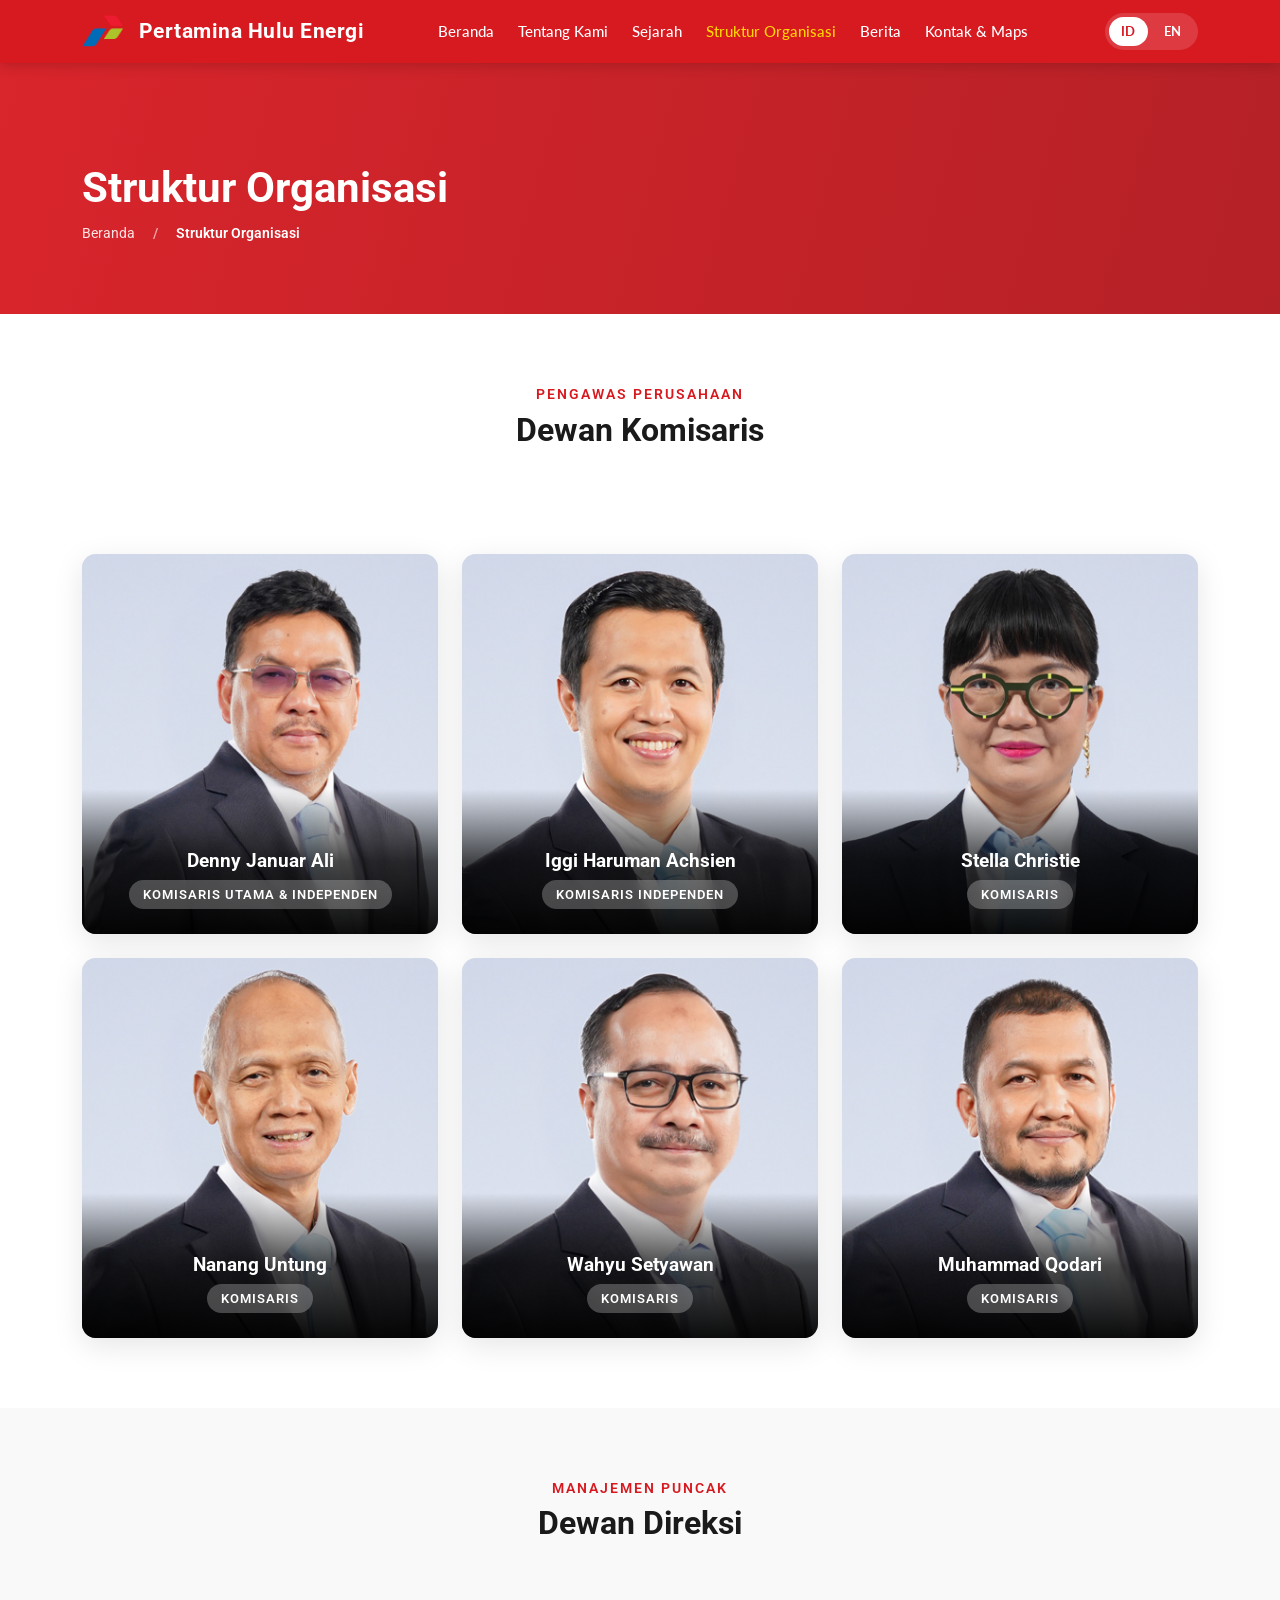
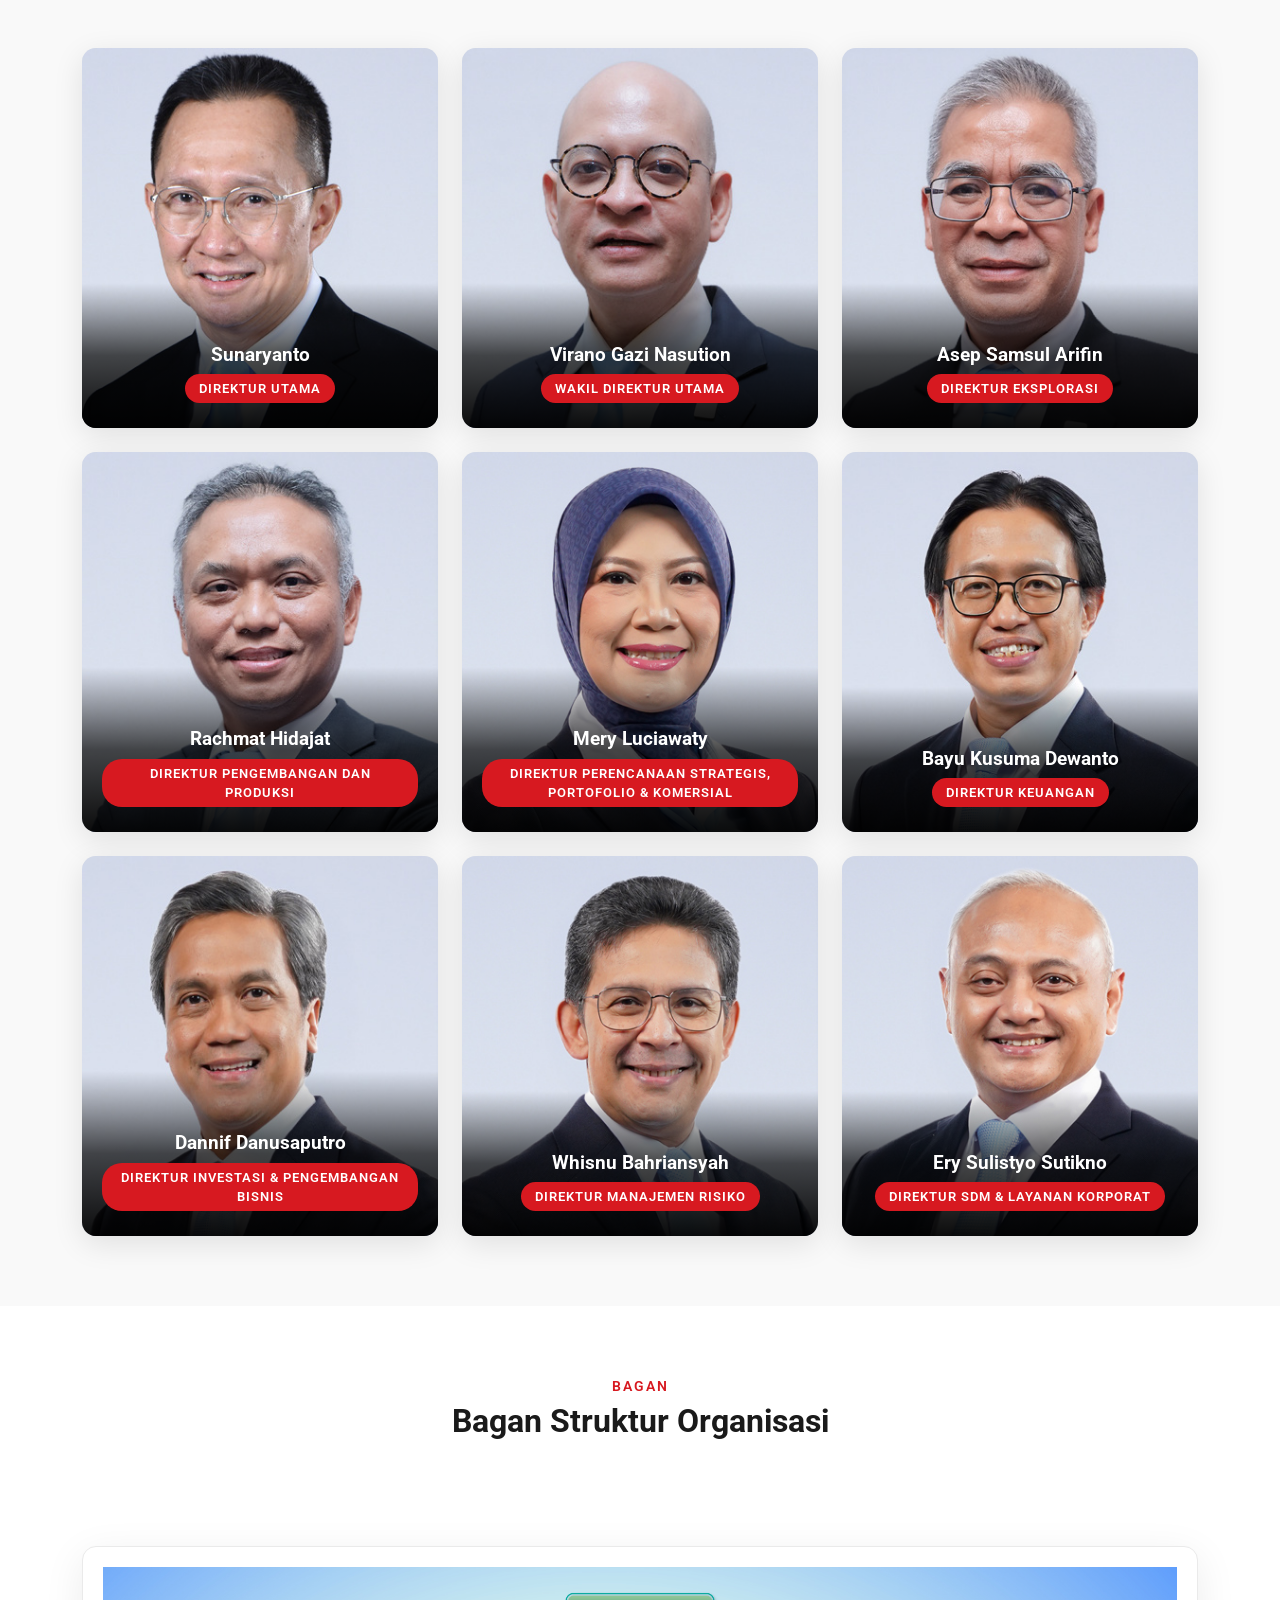
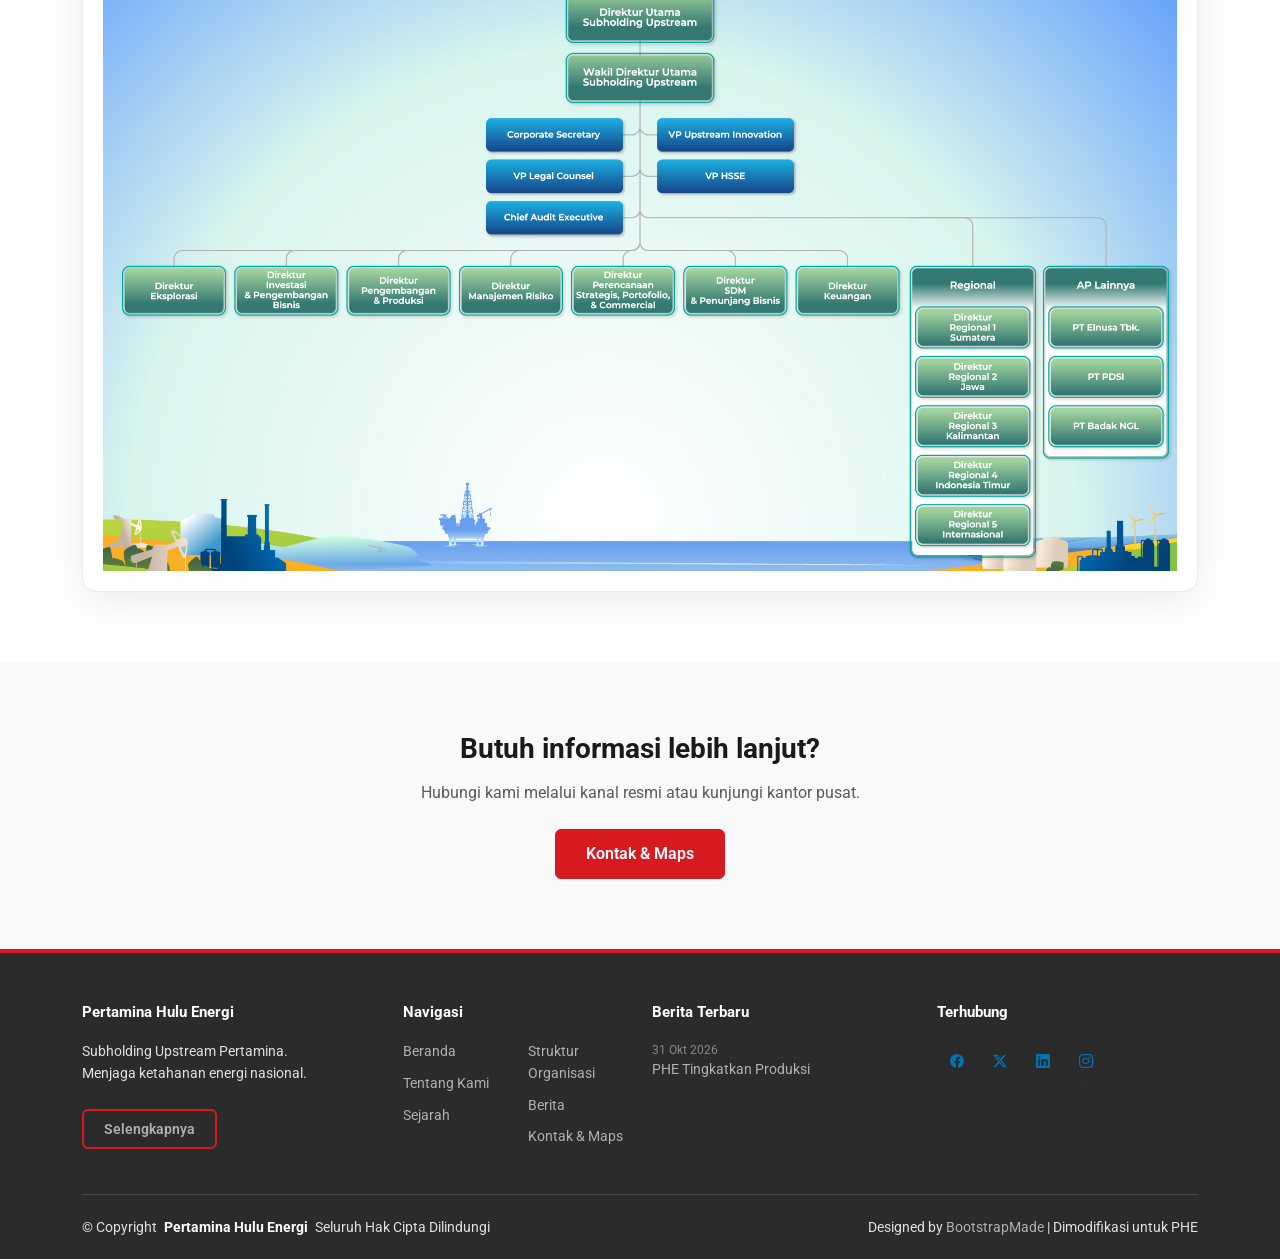
<file: Active/struktur-organisasi.html>
<!DOCTYPE html>
<html lang="id">

<head>
  <meta charset="utf-8">
  <meta content="width=device-width, initial-scale=1.0" name="viewport">
  <title>Struktur Organisasi - Pertamina Hulu Energi</title>
  <meta name="description" content="Susunan Dewan Komisaris dan Direksi PT Pertamina Hulu Energi (PHE), Subholding Upstream Pertamina.">

  <link href="assets/img/logok.png" rel="icon">
  <link href="assets/img/logok.png" rel="apple-touch-icon">

  <link href="https://fonts.googleapis.com" rel="preconnect">
  <link href="https://fonts.gstatic.com" rel="preconnect" crossorigin>
  <link href="https://fonts.googleapis.com/css2?family=Roboto:ital,wght@0,100;0,300;0,400;0,500;0,700;0,900;1,100;1,300;1,400;1,500;1,700;1,900&family=Lato:ital,wght@0,100;0,300;0,400;0,700;0,900;1,100;1,300;1,400;1,700;1,900&display=swap" rel="stylesheet">

  <link href="assets/vendor/bootstrap/css/bootstrap.min.css" rel="stylesheet">
  <link href="assets/vendor/bootstrap-icons/bootstrap-icons.css" rel="stylesheet">
  <link href="assets/vendor/aos/aos.css" rel="stylesheet">
  <link href="assets/vendor/swiper/swiper-bundle.min.css" rel="stylesheet">
  <link href="assets/vendor/glightbox/css/glightbox.min.css" rel="stylesheet">

  <link href="assets/css/main.css" rel="stylesheet">

  <style>
    :root {
      --pertamina-red: #D71920;
      --pertamina-blue: #0073B2;
      --pertamina-green: #00A651;
      --pertamina-dark: #1a1a1a;
      --pertamina-gray: #f5f5f5;
    }
    body { font-family: 'Roboto', sans-serif; color: #333; }

    .header {
      background-color: var(--pertamina-red) !important;
      color: #fff;
      box-shadow: 0 2px 12px rgba(0,0,0,0.18);
      padding: 12px 0;
    }
    .header .logo img {
      height: 60px;
      width: auto;
      object-fit: contain;
      margin-right: 15px; 
    }
    .header .sitename { 
      color: #fff !important; 
      font-weight: 700; 
      font-size: 1.5rem; 
      letter-spacing: 0.5px; 
      margin: 0; 
      display: flex;
      align-items: center;
    }
    .header .navmenu a { color: #fff !important; font-weight: 500; font-size: 0.95rem; padding: 8px 12px; }
    .header .navmenu a:hover, .header .navmenu .active { color: #ffd700 !important; }
    .header .mobile-nav-toggle { color: #fff; font-size: 1.5rem; }

    .page-title {
      background: linear-gradient(105deg, rgba(215,25,32,0.95) 0%, rgba(176,21,27,0.95) 100%),
                  url('https://images.unsplash.com/photo-1497435334941-8c899ee9e8e9?auto=format&fit=crop&w=1600&q=80') center/cover no-repeat;
      color: #fff;
      padding: 100px 0 70px;
    }
    .page-title h1 { color: #fff; font-weight: 700; font-size: 2.6rem; margin-bottom: 10px; }
    .page-title .breadcrumbs ol { list-style: none; padding: 0; margin: 0; display: flex; gap: 8px; flex-wrap: wrap; font-size: 0.9rem; }
    .page-title .breadcrumbs ol li a { color: #ffe4e6; text-decoration: none; }
    .page-title .breadcrumbs ol li a:hover { color: #fff; }
    .page-title .breadcrumbs ol li.current { color: #fff; font-weight: 600; }
    .page-title .breadcrumbs ol li + li::before { content: "/"; color: rgba(255,255,255,0.6); margin-right: 8px; }

    .section { padding: 70px 0; }
    .section-title { text-align: center; margin-bottom: 45px; }
    .section-title p { color: var(--pertamina-red); font-weight: 600; text-transform: uppercase; letter-spacing: 2px; font-size: 0.85rem; margin-bottom: 6px; }
    .section-title h2 { font-weight: 700; color: var(--pertamina-dark); font-size: 2rem; }

    .btn-detail {
      background: var(--pertamina-red) !important; border-color: var(--pertamina-red) !important;
      color: #fff !important; padding: 12px 30px; border-radius: 6px; font-weight: 600;
      text-decoration: none; display: inline-block; transition: 0.3s;
    }
    .btn-detail:hover { background: #b0151b !important; border-color: #b0151b !important; color: #fff !important; }

    /* KARTU DEWAN KOMISARIS & DIREKSI (FULL FOTO) */
    .board-card {
      position: relative;
      height: 380px; 
      border-radius: 14px;
      overflow: hidden;
      box-shadow: 0 8px 30px rgba(0,0,0,0.1);
      transition: 0.35s;
      background-color: #e9ecef;
    }
    .board-card:hover { 
      transform: translateY(-6px); 
      box-shadow: 0 16px 40px rgba(0,0,0,0.2); 
    }

    .board-photo {
      position: absolute;
      top: 0; left: 0;
      width: 100%;
      height: 100%;
    }
    .board-photo img {
      width: 100%;
      height: 100%;
      object-fit: cover;
      object-position: top center;
    }

    .board-body {
      position: absolute;
      bottom: 0; left: 0;
      width: 100%;
      padding: 60px 20px 25px 20px;
      background: linear-gradient(to top, rgba(0,0,0,0.95) 0%, rgba(0,0,0,0.7) 50%, rgba(0,0,0,0) 100%);
      text-align: center;
      color: #fff;
      z-index: 2;
    }

    .board-card h4 { 
      font-size: 1.2rem; 
      font-weight: 700; 
      color: #ffffff; 
      margin-bottom: 8px; 
    }
    
    .board-card .jabatan {
      display: inline-block;
      font-size: 0.8rem; font-weight: 600;
      text-transform: uppercase; letter-spacing: 1px;
      padding: 5px 14px; border-radius: 20px;
      color: #fff;
    }
    .board-card.komisaris .jabatan { background: rgba(255, 255, 255, 0.25); backdrop-filter: blur(4px); }
    .board-card.direksi .jabatan { background: var(--pertamina-red); }

    .img-bagan-wrapper {
      background: #fff;
      padding: 20px;
      border-radius: 14px;
      box-shadow: 0 10px 40px rgba(0,0,0,0.08);
      border: 1px solid #eaeaea;
    }

    /* FOOTER DARK MODE */
    .footer {
      background-color: #2b2b2b !important;
      border-top: 4px solid var(--pertamina-red);
      padding-top: 50px;
      color: #e0e0e0;
    }
    .footer .widget-heading { color: #ffffff !important; font-weight: 700; font-size: 1.1rem; margin-bottom: 16px; }
    .footer a, .footer .widget ul li a { color: #b0b0b0 !important; text-decoration: none; }
    .footer a:hover, .footer .widget ul li a:hover { color: #ffffff !important; }
    .footer .social-icons a span { color: #ffffff; }
    .footer .social-icons a:hover span { color: var(--pertamina-red); }
    .footer .copyright { border-top: 1px solid #444444; margin-top: 30px; padding: 20px 0; font-size: 0.85rem; }
    
    /* PERBAIKAN WARNA TANGGAL FOOTER */
    .footer .widget .footer-blog-entry .date {
      color: #888 !important; 
    }

    @media (max-width: 768px) {
      .page-title h1 { font-size: 2rem; }
      .page-title { padding: 80px 0 55px; }
      .section { padding: 55px 0; }
      .img-bagan-wrapper { padding: 10px; }
      .header .logo img { height: 45px; }
      .header .sitename { font-size: 1.1rem; }
      .board-card { height: 350px; }
    }
  </style>
</head>

<body class="struktur-page">

  <header id="header" class="header d-flex align-items-center sticky-top">
    <div class="container-fluid container-xl position-relative d-flex align-items-center justify-content-between">
      
      <a href="index.html" class="logo d-flex align-items-center">
        <img src="assets/img/logok.png" alt="Logo Pertamina">
        <h1 class="sitename">Pertamina Hulu Energi</h1>
      </a>

      <nav id="navmenu" class="navmenu">
        <ul>
          <li><a href="index.html" data-i18n="nav.beranda">Beranda</a></li>
          <li><a href="about.html" data-i18n="nav.tentang">Tentang Kami</a></li>
          <li><a href="sejarah.html" data-i18n="nav.sejarah">Sejarah</a></li>
          <li><a href="struktur-organisasi.html" class="active" data-i18n="nav.struktur">Struktur Organisasi</a></li>
          <li><a href="berita.html" data-i18n="nav.berita">Berita</a></li>
          <li><a href="contact.html" data-i18n="nav.kontak">Kontak & Maps</a></li>
        </ul>
        <i class="mobile-nav-toggle d-xl-none bi bi-list"></i>
      </nav>

      <div class="lang-switcher">
        <button class="lang-btn active" data-lang="id" title="Bahasa Indonesia">ID</button>
        <button class="lang-btn" data-lang="en" title="English">EN</button>
      </div>
    </div>
  </header>

  <main class="main">

    <div class="page-title">
      <div class="container">
        <h1 data-i18n="struktur.page.title">Struktur Organisasi</h1>
        <nav class="breadcrumbs">
          <ol>
            <li><a href="index.html" data-i18n="nav.beranda">Beranda</a></li>
            <li class="current" data-i18n="struktur.breadcrumb">Struktur Organisasi</li>
          </ol>
        </nav>
      </div>
    </div>

    <!-- ================= DEWAN KOMISARIS ================= -->
    <section class="section">
      <div class="container section-title" data-aos="fade-up">
        <p data-i18n="struktur.komisaris.tag">Pengawas Perusahaan</p>
        <h2 data-i18n="struktur.komisaris.title">Dewan Komisaris</h2>
      </div>
      <div class="container">
        <div class="row gy-4 justify-content-center">

          <div class="col-lg-4 col-md-6" data-aos="fade-up">
            <div class="board-card komisaris">
              <div class="board-photo">
                <img src="assets/img/DENY.jpeg" onerror="this.src='https://cdn-icons-png.flaticon.com/512/149/149071.png'" alt="Denny Januar Ali">
              </div>
              <div class="board-body">
                <h4>Denny Januar Ali</h4>
                <span class="jabatan" data-i18n="struktur.komut">Komisaris Utama & Independen</span>
              </div>
            </div>
          </div>

          <div class="col-lg-4 col-md-6" data-aos="fade-up" data-aos-delay="100">
            <div class="board-card komisaris">
              <div class="board-photo">
                <img src="assets/img/ANDIKA.jpeg" onerror="this.src='https://cdn-icons-png.flaticon.com/512/149/149071.png'" alt="Iggi Haruman Achsien">
              </div>
              <div class="board-body">
                <h4>Iggi Haruman Achsien</h4>
                <span class="jabatan" data-i18n="struktur.komind">Komisaris Independen</span>
              </div>
            </div>
          </div>

          <div class="col-lg-4 col-md-6" data-aos="fade-up" data-aos-delay="200">
            <div class="board-card komisaris">
              <div class="board-photo">
                <img src="assets/img/STELLA.jpeg" onerror="this.src='https://cdn-icons-png.flaticon.com/512/149/149071.png'" alt="Stella Christie">
              </div>
              <div class="board-body">
                <h4>Stella Christie</h4>
                <span class="jabatan" data-i18n="struktur.kom">Komisaris</span>
              </div>
            </div>
          </div>

          <div class="col-lg-4 col-md-6" data-aos="fade-up" data-aos-delay="100">
            <div class="board-card komisaris">
              <div class="board-photo">
                <img src="assets/img/NANANG.jpeg" onerror="this.src='https://cdn-icons-png.flaticon.com/512/149/149071.png'" alt="Nanang Untung">
              </div>
              <div class="board-body">
                <h4>Nanang Untung</h4>
                <span class="jabatan" data-i18n="struktur.kom">Komisaris</span>
              </div>
            </div>
          </div>

          <div class="col-lg-4 col-md-6" data-aos="fade-up" data-aos-delay="200">
            <div class="board-card komisaris">
              <div class="board-photo">
                <img src="assets/img/WAHYU.jpeg" onerror="this.src='https://cdn-icons-png.flaticon.com/512/149/149071.png'" alt="Wahyu Setyawan">
              </div>
              <div class="board-body">
                <h4>Wahyu Setyawan</h4>
                <span class="jabatan" data-i18n="struktur.kom">Komisaris</span>
              </div>
            </div>
          </div>

          <div class="col-lg-4 col-md-6" data-aos="fade-up" data-aos-delay="300">
            <div class="board-card komisaris">
              <div class="board-photo">
                <img src="assets/img/INDRA.jpeg" onerror="this.src='https://cdn-icons-png.flaticon.com/512/149/149071.png'" alt="Muhammad Qodari">
              </div>
              <div class="board-body">
                <h4>Muhammad Qodari</h4>
                <span class="jabatan" data-i18n="struktur.kom">Komisaris</span>
              </div>
            </div>
          </div>

        </div>
      </div>
    </section>

    <!-- ================= DIREKSI ================= -->
    <section class="section" style="background:#f9f9f9;">
      <div class="container section-title" data-aos="fade-up">
        <p data-i18n="struktur.direksi.tag">Manajemen Puncak</p>
        <h2 data-i18n="struktur.direksi.title">Dewan Direksi</h2>
      </div>
      <div class="container">
        <div class="row gy-4 justify-content-center">

          <div class="col-lg-4 col-md-6" data-aos="fade-up">
            <div class="board-card direksi">
              <div class="board-photo">
                <img src="assets/img/SUNARYANTO.jpeg" onerror="this.src='https://cdn-icons-png.flaticon.com/512/149/149071.png'" alt="Sunaryanto">
              </div>
              <div class="board-body">
                <h4>Sunaryanto</h4>
                <span class="jabatan" data-i18n="struktur.dirut">Direktur Utama</span>
              </div>
            </div>
          </div>

          <div class="col-lg-4 col-md-6" data-aos="fade-up" data-aos-delay="100">
            <div class="board-card direksi">
              <div class="board-photo">
                <img src="assets/img/VIRANO.jpeg" onerror="this.src='https://cdn-icons-png.flaticon.com/512/149/149071.png'" alt="Virano Gazi Nasution">
              </div>
              <div class="board-body">
                <h4>Virano Gazi Nasution</h4>
                <span class="jabatan" data-i18n="struktur.wakil">Wakil Direktur Utama</span>
              </div>
            </div>
          </div>

          <div class="col-lg-4 col-md-6" data-aos="fade-up" data-aos-delay="200">
            <div class="board-card direksi">
              <div class="board-photo">
                <img src="assets/img/ASEP.jpeg" onerror="this.src='https://cdn-icons-png.flaticon.com/512/149/149071.png'" alt="Asep Samsul Arifin">
              </div>
              <div class="board-body">
                <h4>Asep Samsul Arifin</h4>
                <span class="jabatan" data-i18n="struktur.eksplorasi">Direktur Eksplorasi</span>
              </div>
            </div>
          </div>

          <div class="col-lg-4 col-md-6" data-aos="fade-up" data-aos-delay="100">
            <div class="board-card direksi">
              <div class="board-photo">
                <img src="assets/img/RACHMAT.jpeg" onerror="this.src='https://cdn-icons-png.flaticon.com/512/149/149071.png'" alt="Rachmat Hidajat">
              </div>
              <div class="board-body">
                <h4>Rachmat Hidajat</h4>
                <span class="jabatan" data-i18n="struktur.pengembangan">Direktur Pengembangan dan Produksi</span>
              </div>
            </div>
          </div>

          <div class="col-lg-4 col-md-6" data-aos="fade-up" data-aos-delay="200">
            <div class="board-card direksi">
              <div class="board-photo">
                <img src="assets/img/MERY.jpeg" onerror="this.src='https://cdn-icons-png.flaticon.com/512/149/149071.png'" alt="Mery Luciawaty">
              </div>
              <div class="board-body">
                <h4>Mery Luciawaty</h4>
                <span class="jabatan" data-i18n="struktur.strategis">Direktur Perencanaan Strategis, Portofolio & Komersial</span>
              </div>
            </div>
          </div>

          <div class="col-lg-4 col-md-6" data-aos="fade-up" data-aos-delay="300">
            <div class="board-card direksi">
              <div class="board-photo">
                <img src="assets/img/BAYU.jpeg" onerror="this.src='https://cdn-icons-png.flaticon.com/512/149/149071.png'" alt="Bayu Kusuma Dewanto">
              </div>
              <div class="board-body">
                <h4>Bayu Kusuma Dewanto</h4>
                <span class="jabatan" data-i18n="struktur.keuangan">Direktur Keuangan</span>
              </div>
            </div>
          </div>

          <div class="col-lg-4 col-md-6" data-aos="fade-up" data-aos-delay="100">
            <div class="board-card direksi">
              <div class="board-photo">
                <img src="assets/img/DANNIF.jpeg" onerror="this.src='https://cdn-icons-png.flaticon.com/512/149/149071.png'" alt="Dannif Danusaputro">
              </div>
              <div class="board-body">
                <h4>Dannif Danusaputro</h4>
                <span class="jabatan" data-i18n="struktur.investasi">Direktur Investasi & Pengembangan Bisnis</span>
              </div>
            </div>
          </div>

          <div class="col-lg-4 col-md-6" data-aos="fade-up" data-aos-delay="200">
            <div class="board-card direksi">
              <div class="board-photo">
                <img src="assets/img/WHISNU.jpeg" onerror="this.src='https://cdn-icons-png.flaticon.com/512/149/149071.png'" alt="Whisnu Bahriansyah">
              </div>
              <div class="board-body">
                <h4>Whisnu Bahriansyah</h4>
                <span class="jabatan" data-i18n="struktur.risiko">Direktur Manajemen Risiko</span>
              </div>
            </div>
          </div>

          <div class="col-lg-4 col-md-6" data-aos="fade-up" data-aos-delay="300">
            <div class="board-card direksi">
              <div class="board-photo">
                <img src="assets/img/ERI.jpeg" onerror="this.src='https://cdn-icons-png.flaticon.com/512/149/149071.png'" alt="Ery Sulistyo Sutikno">
              </div>
              <div class="board-body">
                <h4>Ery Sulistyo Sutikno</h4>
                <span class="jabatan" data-i18n="struktur.sdm">Direktur SDM & Layanan Korporat</span>
              </div>
            </div>
          </div>

        </div>
      </div>
    </section>

    <!-- ================= BAGAN ORGANISASI ================= -->
    <section class="section">
      <div class="container section-title" data-aos="fade-up">
        <p data-i18n="struktur.chart.tag">Bagan</p>
        <h2 data-i18n="struktur.chart.title">Bagan Struktur Organisasi</h2>
      </div>
      <div class="container" data-aos="fade-up" data-aos-delay="100">
        <div class="img-bagan-wrapper text-center">
          <img src="assets/img/struktur.jpeg" alt="Bagan Struktur Organisasi PHE" class="img-fluid">
        </div>
      </div>
    </section>

    <!-- ================= CTA ================= -->
    <section class="section" style="background:#f9f9f9;">
      <div class="container">
        <div class="text-center" data-aos="fade-up">
          <h3 class="mb-3" style="color:var(--pertamina-dark);font-weight:700;" data-i18n="struktur.cta.title">Butuh informasi lebih lanjut?</h3>
          <p class="text-muted mb-4" data-i18n="struktur.cta.desc">Hubungi kami melalui kanal resmi atau kunjungi kantor pusat.</p>
          <a href="contact.html" class="btn-detail" data-i18n="struktur.cta.btn">Kontak & Maps</a>
        </div>
      </div>
    </section>

  </main>

  <footer id="footer" class="footer">
    <div class="container">
      <div class="row g-4">
        <div class="col-md-6 col-lg-3 mb-3 mb-md-0">
          <div class="widget">
            <h3 class="widget-heading" data-i18n="footer.brand">Pertamina Hulu Energi</h3>
            <p class="mb-4" style="font-size:0.9rem;" data-i18n="footer.desc">Subholding Upstream Pertamina. Menjaga ketahanan energi nasional.</p>
            <p class="mb-0"><a href="about.html" class="btn-outline-detail" style="padding:8px 20px;font-size:0.85rem; border-color: #fff; color: #fff;" data-i18n="footer.selengkapnya">Selengkapnya</a></p>
          </div>
        </div>
        <div class="col-md-6 col-lg-3 ps-lg-5 mb-3 mb-md-0">
          <div class="widget">
            <h3 class="widget-heading" data-i18n="footer.nav">Navigasi</h3>
            <div class="row" style="font-size:0.9rem;">
              <div class="col-6">
                <ul class="list-unstyled">
                  <li><a href="index.html" data-i18n="nav.beranda">Beranda</a></li>
                  <li><a href="about.html" data-i18n="nav.tentang">Tentang Kami</a></li>
                  <li><a href="sejarah.html" data-i18n="nav.sejarah">Sejarah</a></li>
                </ul>
              </div>
              <div class="col-6">
                <ul class="list-unstyled">
                  <li><a href="struktur-organisasi.html" data-i18n="nav.struktur">Struktur Organisasi</a></li>
                  <li><a href="berita.html" data-i18n="nav.berita">Berita</a></li>
                  <li><a href="contact.html" data-i18n="nav.kontak">Kontak & Maps</a></li>
                </ul>
              </div>
            </div>
          </div>
        </div>
        <div class="col-md-6 col-lg-3 pl-lg-5">
          <div class="widget">
            <h3 class="widget-heading" data-i18n="footer.berita">Berita Terbaru</h3>
            <ul class="list-unstyled footer-blog-entry" style="font-size:0.9rem;">
              <li><span class="d-block date">31 Okt 2026</span><a href="berita.html" data-i18n="footer.berita1">PHE Tingkatkan Produksi</a></li>
            </ul>
          </div>
        </div>
        <div class="col-md-6 col-lg-3 pl-lg-5">
          <div class="widget">
            <h3 class="widget-heading" data-i18n="footer.terhubung">Terhubung</h3>
            <ul class="list-unstyled social-icons light mb-3">
              <li><a href="https://www.facebook.com/pertamina" target="_blank" rel="noopener" title="Facebook"><span class="bi bi-facebook"></span></a></li>
              <li><a href="https://twitter.com/pertamina" target="_blank" rel="noopener" title="Twitter/X"><span class="bi bi-twitter-x"></span></a></li>
              <li><a href="https://www.linkedin.com/company/phepertamina/" target="_blank" rel="noopener" title="LinkedIn"><span class="bi bi-linkedin"></span></a></li>
              <li><a href="https://www.instagram.com/phe.pertamina/" target="_blank" rel="noopener" title="Instagram"><span class="bi bi-instagram"></span></a></li>
            </ul>
          </div>
        </div>
      </div>
      <div class="copyright d-flex flex-column flex-md-row align-items-center justify-content-md-between">
        <p>© <span>Copyright</span> <strong class="px-1 sitename text-white">Pertamina Hulu Energi</strong> <span data-i18n="footer.copyright">Seluruh Hak Cipta Dilindungi</span></p>
        <div class="credits">Designed by <a href="https://bootstrapmade.com/">BootstrapMade</a> | Dimodifikasi untuk PHE</div>
      </div>
    </div>
  </footer>

  <a href="#header" id="scroll-top" class="scroll-top d-flex align-items-center justify-content-center"><i class="bi bi-arrow-up-short"></i></a>
  <div id="preloader"></div>

  <script src="assets/vendor/bootstrap/js/bootstrap.bundle.min.js"></script>
  <script src="assets/vendor/php-email-form/validate.js"></script>
  <script src="assets/vendor/aos/aos.js"></script>
  <script src="assets/vendor/swiper/swiper-bundle.min.js"></script>
  <script src="assets/vendor/purecounter/purecounter_vanilla.js"></script>
  <script src="assets/vendor/glightbox/js/glightbox.min.js"></script>
  <script src="assets/vendor/imagesloaded/imagesloaded.pkgd.min.js"></script>
  <script src="assets/vendor/isotope-layout/isotope.pkgd.min.js"></script>
  <script src="assets/js/main.js"></script>

  <script>
  const translations = {
    id: {
      "nav.beranda":"Beranda","nav.tentang":"Tentang Kami","nav.sejarah":"Sejarah","nav.struktur":"Struktur Organisasi","nav.berita":"Berita","nav.kontak":"Kontak & Maps",
      "struktur.page.title":"Struktur Organisasi","struktur.breadcrumb":"Struktur Organisasi",
      "struktur.komisaris.tag":"Pengawas Perusahaan","struktur.komisaris.title":"Dewan Komisaris",
      "struktur.komut":"Komisaris Utama & Independen","struktur.komind":"Komisaris Independen","struktur.kom":"Komisaris",
      "struktur.direksi.tag":"Manajemen Puncak","struktur.direksi.title":"Dewan Direksi",
      "struktur.dirut":"Direktur Utama","struktur.wakil":"Wakil Direktur Utama","struktur.eksplorasi":"Direktur Eksplorasi","struktur.pengembangan":"Direktur Pengembangan dan Produksi","struktur.strategis":"Direktur Perencanaan Strategis, Portofolio & Komersial","struktur.keuangan":"Direktur Keuangan","struktur.investasi":"Direktur Investasi & Pengembangan Bisnis","struktur.risiko":"Direktur Manajemen Risiko","struktur.sdm":"Direktur SDM & Layanan Korporat",
      "struktur.chart.tag":"Bagan","struktur.chart.title":"Bagan Struktur Organisasi",
      "struktur.cta.title":"Butuh informasi lebih lanjut?","struktur.cta.desc":"Hubungi kami melalui kanal resmi atau kunjungi kantor pusat.","struktur.cta.btn":"Kontak & Maps",
      "footer.brand":"Pertamina Hulu Energi","footer.desc":"Subholding Upstream Pertamina. Menjaga ketahanan energi nasional.","footer.selengkapnya":"Selengkapnya","footer.nav":"Navigasi","footer.berita":"Berita Terbaru","footer.terhubung":"Terhubung","footer.copyright":"Seluruh Hak Cipta Dilindungi","footer.berita1":"PHE Tingkatkan Produksi"
    },
    en: {
      "nav.beranda":"Home","nav.tentang":"About Us","nav.sejarah":"History","nav.struktur":"Organization Structure","nav.berita":"News","nav.kontak":"Contact & Maps",
      "struktur.page.title":"Organization Structure","struktur.breadcrumb":"Organization Structure",
      "struktur.komisaris.tag":"Company Supervisor","struktur.komisaris.title":"Board of Commissioners",
      "struktur.komut":"President Commissioner & Independent","struktur.komind":"Independent Commissioner","struktur.kom":"Commissioner",
      "struktur.direksi.tag":"Top Management","struktur.direksi.title":"Board of Directors",
      "struktur.dirut":"President Director","struktur.wakil":"Deputy President Director","struktur.eksplorasi":"Director of Exploration","struktur.pengembangan":"Director of Development and Production","struktur.strategis":"Director of Strategic Planning, Portfolio & Commercial","struktur.keuangan":"Director of Finance","struktur.investasi":"Director of Investment & Business Development","struktur.risiko":"Director of Risk Management","struktur.sdm":"Director of HR & Corporate Services",
      "struktur.chart.tag":"Chart","struktur.chart.title":"Organization Structure Chart",
      "struktur.cta.title":"Need more
</file>
<file: assets/css/main.css>
@import url('https://fonts.googleapis.com/css2?family=Cinzel:wght@500;600;700&family=Plus+Jakarta+Sans:wght@400;500;600;700&display=swap');

:root {
  --bg-main:        #141414; 
  --bg-surface:     #1F1F1F; 
  --brand-fire:     #D9381E; 
  --brand-fire-hover: #F25C3B; 
  --text-primary:   #F8F8F8; 
  --text-secondary: #B3B3B3; 
  --border-subtle:  rgba(255, 255, 255, 0.08); 
  --border-strong:  rgba(217, 56, 30, 0.5);
  --font-display: 'Cinzel', serif;
  --font-body:    'Plus Jakarta Sans', sans-serif;
  --header-h: 80px;
  --radius-sm: 4px;
  --radius-md: 8px;
  --transition: 0.3s ease;
}

*, *::before, *::after { box-sizing: border-box; }
html { scroll-behavior: smooth; }

body {
  background-color: var(--bg-main);
  color: var(--text-secondary);
  font-family: var(--font-body);
  font-size: 16px;
  line-height: 1.8;
  overflow-x: hidden;
  -webkit-font-smoothing: antialiased;
  position: relative;
}

body::before {
  content: ""; position: fixed; top: 0; left: 0; width: 100vw; height: 100vh;
  pointer-events: none; z-index: 9999; opacity: 0.02; 
  background-image: url("data:image/svg+xml,%3Csvg viewBox='0 0 200 200' xmlns='http://www.w3.org/2000/svg'%3E%3Cfilter id='noiseFilter'%3E%3CfeTurbulence type='fractalNoise' baseFrequency='0.65' numOctaves='3' stitchTiles='stitch'/%3E%3C/filter%3E%3Crect width='100%25' height='100%25' filter='url(%23noiseFilter)'/%3E%3C/svg%3E");
}

p { text-align: justify; text-justify: inter-word; hyphens: auto; margin-bottom: 1.2rem; }
.text-center p, .copyright p { text-align: center; }

h1, h2, h3, h4, h5, h6 { 
  font-family: var(--font-display); color: var(--text-primary); font-weight: 600; 
  line-height: 1.3; margin-bottom: 0.5rem; letter-spacing: 0.5px;
}

a { color: var(--text-primary); text-decoration: none; transition: var(--transition); }
a:hover { color: var(--brand-fire-hover); }
img { max-width: 100%; height: auto; display: block; }

.header {
  position: fixed; top: 0; left: 0; right: 0; z-index: 1030;
  background: rgba(20, 20, 20, 0.95); backdrop-filter: blur(10px);
  border-bottom: 1px solid var(--border-subtle); padding: 15px 0; 
}
.header .logo { display: flex; align-items: center; gap: 12px; text-decoration: none; }
.header .logo img { height: 45px; width: auto; }
.header .sitename { font-family: var(--font-display); font-size: 1.6rem; margin: 0; color: var(--text-primary); font-weight: 700; }

.navmenu ul { display: flex; align-items: center; list-style: none; margin: 0; padding: 0; gap: 4px; }
.navmenu ul li a {
  color: var(--text-secondary); font-size: 0.85rem; font-weight: 600;
  text-transform: uppercase; letter-spacing: 1px; padding: 8px 16px; transition: var(--transition); position: relative;
}
.navmenu ul li a::after {
  content: ''; position: absolute; bottom: 0; left: 16px; right: 16px; height: 2px;
  background: var(--brand-fire); transform: scaleX(0); transition: var(--transition); transform-origin: left;
}
.navmenu ul li a:hover, .navmenu ul li a.active { color: var(--text-primary); }
.navmenu ul li a:hover::after, .navmenu ul li a.active::after { transform: scaleX(1); }

.lang-switcher {
  display: flex; align-items: center; background: var(--bg-surface);
  border: 1px solid var(--border-subtle); border-radius: var(--radius-sm); padding: 2px; margin-left: 20px;
}
.lang-switcher .lang-btn {
  background: transparent; border: none; color: var(--text-secondary); font-size: 0.75rem;
  font-weight: 700; padding: 6px 12px; cursor: pointer; transition: var(--transition);
}
.lang-switcher .lang-btn.active { background: var(--brand-fire); color: #FFF; }

.hero-section {
  position: relative; min-height: 90vh; display: flex; align-items: center;
  padding-top: calc(var(--header-h) + 40px); padding-bottom: 80px;
  background: linear-gradient(90deg, rgba(20,20,20,0.95) 0%, rgba(20,20,20,0.75) 50%, rgba(20,20,20,0.3) 100%),
              url('../img/bg.jpg') center center / cover no-repeat;
}
.hero-section .text-uppercase {
  display: inline-block; font-family: var(--font-body); font-size: 0.8rem !important;
  font-weight: 700 !important; letter-spacing: 3px !important; color: var(--brand-fire-hover) !important;
  margin-bottom: 1.5rem !important;
}
.hero-section h1 { font-size: clamp(2.8rem, 5vw, 4.5rem); line-height: 1.1; margin-bottom: 1.5rem; color: var(--text-primary); }
.hero-section p { font-size: 1.1rem; color: #D1CBCD !important; max-width: 600px; margin-bottom: 2.5rem; line-height: 1.8; }

.page-title {
  background: var(--bg-main); padding: calc(var(--header-h) + 40px) 0 30px; 
  border-bottom: 1px solid var(--border-subtle); text-align: center;
}
.page-title h1 { font-size: clamp(2.2rem, 4vw, 3.5rem); color: var(--text-primary) !important; margin-bottom: 10px; }
.page-title .breadcrumbs ol { list-style: none; padding: 0; margin: 0; display: flex; justify-content: center; gap: 8px; font-size: 0.85rem; text-transform: uppercase; letter-spacing: 1px; }
.page-title .breadcrumbs ol li a { color: var(--text-secondary); }
.page-title .breadcrumbs ol li a:hover { color: var(--text-primary); }
.page-title .breadcrumbs ol li.current { color: var(--text-primary) !important; font-weight: 700; }
.page-title .breadcrumbs ol li + li::before { content: "/"; color: var(--text-secondary); margin-right: 8px; opacity: 0.5; }

.btn-primary, .btn-outline, .btn-gofood, .btn-shopeefood, .btn-gold, .btn-outline-gold, .btn-light {
  display: inline-flex; align-items: center; justify-content: center; gap: 8px;
  padding: 15px 34px; font-family: var(--font-body); font-weight: 700; font-size: 0.9rem;
  text-transform: uppercase; letter-spacing: 1.5px; border-radius: var(--radius-sm);
  text-decoration: none; cursor: pointer; transition: var(--transition); border: none;
}
.btn-primary, .btn-gold, .btn-light { background: var(--brand-fire); color: #FFF !important; border: 1px solid var(--brand-fire); }
.btn-primary:hover, .btn-gold:hover, .btn-light:hover { background: var(--brand-fire-hover); transform: translateY(-2px); box-shadow: 0 4px 15px rgba(217, 56, 30, 0.4); }
.btn-outline, .btn-outline-gold { background: transparent; color: var(--text-primary) !important; border: 1px solid var(--text-primary); }
.btn-outline:hover, .btn-outline-gold:hover { background: var(--text-primary); color: var(--bg-main) !important; }
.btn-gofood { background: #00880F; color: #fff !important; }
.btn-gofood:hover { background: #006B0C; transform: translateY(-2px); }
.btn-shopeefood { background: #EE4D2D; color: #fff !important; }
.btn-shopeefood:hover { background: #C53C20; transform: translateY(-2px); }

.section-custom, .section { padding: 80px 0; background-color: var(--bg-main); }
.section-custom.bg-surface, .bg-surface { background-color: var(--bg-surface) !important; border-top: 1px solid rgba(255,255,255,0.02); border-bottom: 1px solid rgba(255,255,255,0.02); }
.section-title, .section-title-custom { text-align: center; margin-bottom: 3rem; }
.section-title span { display: block; font-size: 0.8rem; font-weight: 700; letter-spacing: 3px; text-transform: uppercase; color: var(--brand-fire-hover); margin-bottom: 10px; }
.section-title h2, .section-title-custom h2 { font-size: clamp(2rem, 4vw, 2.8rem); color: var(--text-primary); }
.section-title .divider, .section-title-custom .line-decor { width: 50px; height: 2px; margin: 15px auto 0; background: var(--brand-fire); }

.section, .section-custom { padding: 30px 0 40px !important; } 
#menu.section-custom { padding-bottom: 40px; }
#about.section-custom { padding-top: 40px; padding-bottom: 40px; }
#contact.section-custom { padding-top: 40px; }

.info-box { background: var(--bg-surface); padding: 40px 35px; border: 1px solid var(--border-subtle); border-radius: var(--radius-md); height: 100%; transition: all 0.4s ease; box-shadow: 0 4px 20px rgba(0, 0, 0, 0.3); }
.info-box:hover { border-color: var(--brand-fire) !important; transform: translateY(-5px); box-shadow: 0 0 0 1px rgba(217, 56, 30, 0.5), 0 10px 30px rgba(217, 56, 30, 0.2), 0 20px 40px rgba(0, 0, 0, 0.5); }
.info-box h3 { display: flex; align-items: center; gap: 12px; font-size: 1.6rem; color: var(--text-primary); margin-bottom: 25px; border-bottom: 1px solid rgba(255,255,255,0.05); padding-bottom: 15px; }
.info-box h3 i { color: var(--brand-fire-hover); }
.info-box p { color: var(--text-secondary); font-size: 0.95rem; line-height: 1.8; margin-bottom: 15px; }
.info-box ul { list-style: none; padding: 0; margin: 20px 0; }
.info-box ul li { display: flex; align-items: center; gap: 12px; padding: 14px 0; border-bottom: 1px solid rgba(255,255,255,0.05); font-size: 0.95rem; }
.info-box ul li i { color: var(--brand-fire-hover); font-size: 1.1rem; }
.info-box ul li strong { color: var(--text-primary); }

.menu-card { background: var(--bg-surface); border: 1px solid var(--border-subtle); border-radius: var(--radius-md); overflow: hidden; height: 100%; display: flex; flex-direction: column; transition: all 0.4s ease; }
.menu-card:hover { border-color: var(--brand-fire) !important; transform: translateY(-5px); box-shadow: 0 0 0 1px rgba(217, 56, 30, 0.5), 0 10px 30px rgba(217, 56, 30, 0.2), 0 20px 40px rgba(0, 0, 0, 0.5); }
.menu-card img { width: 100%; height: 220px; object-fit: cover; transition: var(--transition); }
.menu-card:hover img { transform: scale(1.05); }
.menu-card-body { padding: 25px; flex-grow: 1; display: flex; flex-direction: column; }
.menu-card-title { font-size: 1.5rem; color: var(--text-primary); margin-bottom: 10px; }
.menu-card-desc { font-size: 0.95rem; color: var(--text-secondary); line-height: 1.6; flex-grow: 1; margin-bottom: 20px; }
.menu-card-price { font-family: var(--font-body); font-weight: 600; font-size: 1.2rem; color: var(--text-primary); border-top: 1px dashed var(--border-subtle); padding-top: 15px; margin-top: auto; }

.menu-category-title { font-size: 1.6rem; color: var(--brand-fire-hover); border-bottom: 2px solid var(--border-subtle); padding-bottom: 10px; margin-bottom: 20px; text-transform: uppercase; letter-spacing: 2px; }
.menu-item-box { background: var(--bg-surface); border: 1px solid var(--border-subtle); border-radius: var(--radius-md); padding: 15px 20px; display: flex; justify-content: space-between; align-items: center; transition: all 0.3s ease; }
.menu-item-box:hover { border-color: var(--brand-fire) !important; transform: translateY(-3px); box-shadow: 0 0 0 1px rgba(217, 56, 30, 0.4), 0 8px 20px rgba(217, 56, 30, 0.15); }
.menu-item-name { color: var(--text-primary); font-weight: 500; font-size: 0.95rem; }
.menu-item-dots { flex-grow: 1; border-bottom: 1px dotted #555; margin: 0 15px; transform: translateY(-4px); }
.menu-item-price { font-family: var(--font-body); font-weight: 700; color: var(--text-primary); font-size: 1rem; white-space: nowrap; }

.about-img { border-radius: var(--radius-md); border: 1px solid var(--border-subtle); width: 100%; object-fit: cover; }
.content-subtitle { color: var(--brand-fire-hover); font-weight: 700; text-transform: uppercase; letter-spacing: 2px; font-size: 0.85rem; margin-bottom: 10px; display: block; }
.about-title { color: var(--text-primary) !important; font-size: 2.5rem; margin-bottom: 1.5rem; }
.vm-card { background: var(--bg-surface); padding: 40px; height: 100%; border-radius: var(--radius-md); border: 1px solid var(--border-subtle); border-top: 3px solid var(--brand-fire); transition: all 0.4s ease; }
.vm-card:hover { border-color: var(--brand-fire) !important; border-top-color: var(--brand-fire) !important; transform: translateY(-5px); box-shadow: 0 0 0 1px rgba(217, 56, 30, 0.5), 0 10px 30px rgba(217, 56, 30, 0.2), 0 20px 40px rgba(0, 0, 0, 0.5); }
.vm-card h4 { font-size: 1.6rem; margin-bottom: 15px; color: var(--text-primary) !important; }
.vm-card h4 i { color: var(--brand-fire-hover); margin-right: 10px; }
.vm-card p { font-size: 1rem; line-height: 1.8; color: var(--text-secondary) !important; margin: 0; font-style: italic; }

.nilai-card { background: var(--bg-surface); padding: 40px 30px; height: 100%; border-radius: var(--radius-md); border: 1px solid var(--border-subtle); text-align: center; transition: all 0.4s ease; }
.nilai-card:hover { border-color: var(--brand-fire) !important; transform: translateY(-5px); box-shadow: 0 0 0 1px rgba(217, 56, 30, 0.5), 0 10px 30px rgba(217, 56, 30, 0.2), 0 20px 40px rgba(0, 0, 0, 0.5); }
.nilai-icon-wrap { width: 70px; height: 70px; background: rgba(217, 56, 30, 0.1); border-radius: 50%; display: flex; align-items: center; justify-content: center; margin: 0 auto 20px; font-size: 2rem; color: var(--brand-fire-hover); }
.nilai-card h5 { font-size: 1.3rem; color: var(--text-primary) !important; margin-bottom: 15px; }
.nilai-card p { color: var(--text-secondary) !important; font-size: 0.95rem; text-align: center; }

.contact-info-card { background: var(--bg-surface); border: 1px solid var(--border-subtle); border-radius: var(--radius-md); padding: 35px 25px; height: 100%; text-align: center; transition: all 0.4s ease; }
.contact-info-card:hover { border-color: var(--brand-fire) !important; transform: translateY(-5px); box-shadow: 0 0 0 1px rgba(217, 56, 30, 0.5), 0 10px 30px rgba(217, 56, 30, 0.2), 0 20px 40px rgba(0, 0, 0, 0.5); }
.contact-info-card .icon-circle { width: 60px; height: 60px; border-radius: 50%; background: rgba(217, 56, 30, 0.1); display: flex; align-items: center; justify-content: center; margin: 0 auto 20px; }
.contact-info-card .icon-circle i { font-size: 1.6rem; color: var(--brand-fire-hover); }
.contact-info-card h5 { font-size: 1.3rem; color: var(--text-primary) !important; margin-bottom: 10px; }
.contact-info-card p { font-size: 0.95rem; color: var(--text-secondary) !important; margin: 0; line-height: 1.7; text-align: center; }
.contact-info-card a { color: var(--text-primary) !important; }
.contact-info-card a:hover { color: var(--brand-fire-hover) !important; }

.contact-form-wrap { background: var(--bg-surface); border-radius: var(--radius-md); padding: 40px; border: 1px solid var(--border-subtle); }
.contact-form-wrap h3 { color: var(--text-primary) !important; margin-bottom: 10px; font-size: 1.8rem; }
.contact-form-wrap .subtitle { color: var(--text-secondary) !important; font-size: 0.95rem; margin-bottom: 30px; }
.contact-form-wrap .form-control { border-radius: var(--radius-sm); padding: 15px; border: 1px solid rgba(255,255,255,0.1); font-size: 0.95rem; background-color: var(--bg-main); color: var(--text-primary); }
.contact-form-wrap .form-control:focus { border-color: var(--brand-fire-hover); box-shadow: none; background-color: var(--bg-main); }
.contact-form-wrap .form-control::placeholder { color: #777; }
.contact-form-wrap .btn-submit { background: var(--brand-fire) !important; border: 1px solid var(--brand-fire); color: #FFF !important; padding: 15px 30px; font-weight: 700; font-size: 0.95rem; transition: var(--transition); text-transform: uppercase; letter-spacing: 1px; border-radius: var(--radius-sm); }
.contact-form-wrap .btn-submit:hover { background: var(--brand-fire-hover) !important; }
.contact-form-wrap .btn-submit span, .contact-form-wrap .btn-submit i { color: #FFF !important; }

.maps-full { position: relative; width: 100%; height: 100%; min-height: 480px; border-radius: var(--radius-md); overflow: hidden; border: 1px solid var(--border-subtle); line-height: 0; transition: var(--transition); display: flex; box-shadow: 0 0 0 1px rgba(217, 56, 30, 0.35), 0 8px 24px rgba(217, 56, 30, 0.25), 0 20px 60px rgba(0, 0, 0, 0.35); }
.maps-full:hover { box-shadow: 0 0 0 1px rgba(217, 56, 30, 0.6), 0 0 40px rgba(217, 56, 30, 0.45), 0 20px 70px rgba(0, 0, 0, 0.45); transform: translateY(-3px); }
.maps-full iframe { display: block; width: 100% !important; height: 100% !important; min-height: 480px; border: 0; flex: 1; }

.org-box { background: var(--bg-surface); border: 1px solid var(--border-subtle); border-radius: var(--radius-md); padding: 20px 15px; display: inline-block; min-width: 180px; position: relative; z-index: 2; transition: all 0.4s ease; }
.org-box:hover { border-color: var(--brand-fire) !important; transform: translateY(-5px); box-shadow: 0 0 0 1px rgba(217, 56, 30, 0.5), 0 10px 30px rgba(217, 56, 30, 0.2), 0 20px 40px rgba(0, 0, 0, 0.5); }
.org-box.top-level { border: 2px solid var(--brand-fire); background: rgba(255,255,255,0.02); }
.org-avatar { width: 60px; height: 60px; border-radius: 50%; background: var(--brand-fire); display: flex; align-items: center; justify-content: center; margin: 0 auto 15px; font-size: 1.4rem; font-weight: 800; color: #FFF; font-family: var(--font-display); }
.org-box h4 { font-size: 1.2rem; margin-bottom: 4px; color: var(--text-primary) !important; }
.org-box .position { font-size: 0.8rem; font-weight: 700; color: var(--text-secondary) !important; text-transform: uppercase; letter-spacing: 1px; }
.org-line-v { width: 2px; height: 25px; background: var(--border-subtle); margin: 0 auto; position: relative; z-index: 1; }
.org-line-h { width: 66.66%; height: 2px; background: var(--border-subtle); margin: 0 auto; position: relative; z-index: 1; }
.org-line-v-branch { width: 2px; height: 20px; background: var(--border-subtle); margin: 0 auto; }

.accordion-custom .accordion-item { background-color: var(--bg-surface); border: 1px solid var(--border-subtle); margin-bottom: 12px; border-radius: var(--radius-sm) !important; overflow: hidden; }
.accordion-custom .accordion-button { background-color: var(--bg-surface); color: var(--text-primary); font-weight: 700; font-family: var(--font-display); font-size: 1.1rem; padding: 20px; box-shadow: none; }
.accordion-custom .accordion-button:not(.collapsed) { color: var(--brand-fire-hover); background-color: rgba(255,255,255,0.02); }
.accordion-custom .accordion-button::after { filter: invert(1); }
.accordion-custom .accordion-body { color: var(--text-secondary); font-size: 0.95rem; line-height: 1.8; padding: 20px; }

.footer { background-color: #121212; background-image: repeating-linear-gradient(45deg, rgba(255,255,255,0.02) 0, rgba(255,255,255,0.02) 1px, transparent 0, transparent 10px); padding: 20px 0 10px !important; border-top: 1px solid var(--border-subtle); position: relative; }
.footer .row { margin-bottom: 0 !important; --bs-gutter-y: 15px; } 
.footer p { color: var(--text-secondary); line-height: 1.6; font-size: 0.8rem; margin-bottom: 5px; }
.footer h4 { font-size: 1rem !important; color: var(--text-primary); position: relative; padding-bottom: 6px; margin-bottom: 10px !important; display: inline-block; }
.footer h4[data-i18n="footer.nav"]::after { content: ''; position: absolute; left: 0; bottom: 0; width: 100%; height: 2px; background-color: var(--brand-fire); border-radius: 2px; }
.footer-links li { margin-bottom: 4px; }
.footer-links a { color: var(--text-secondary); font-size: 0.75rem; font-weight: 700; text-transform: uppercase; letter-spacing: 1px; display: inline-block; transition: all 0.3s ease; }
.footer-links a:hover { color: var(--brand-fire-hover); padding-left: 3px; }
.social-icons { display: flex; gap: 6px; margin-top: 8px; }
.social-icons a { display: inline-flex; align-items: center; justify-content: center; width: 28px; height: 28px; border-radius: var(--radius-sm); background: var(--bg-surface); color: var(--text-primary) !important; font-size: 0.8rem; transition: var(--transition); border: 1px solid var(--border-subtle); }
.social-icons a:hover { background: var(--brand-fire); color: #FFF !important; border-color: var(--brand-fire); box-shadow: 0 4px 10px rgba(217, 56, 30, 0.4); transform: translateY(-2px); }
.copyright { border-top: 1px solid rgba(255,255,255,0.05); margin-top: 10px !important; padding-top: 10px !important; position: relative; }
.copyright p { color: #666; font-size: 0.7rem !important; letter-spacing: 0.5px; text-align: center; margin-bottom: 0 !important; }

.scroll-top { position: fixed; right: 30px; bottom: 30px; width: 45px; height: 45px; border-radius: var(--radius-sm); background: var(--bg-surface); color: var(--text-primary) !important; opacity: 0; visibility: hidden; transform: translateY(20px); transition: var(--transition); z-index: 9999; border: 1px solid var(--border-strong); }
.scroll-top i { font-size: 1.4rem; color: var(--text-primary) !important; }
.scroll-top:hover { background: var(--brand-fire); border-color: var(--brand-fire); }
.scroll-top.active { opacity: 1; visibility: visible; transform: translateY(0); }

@media (max-width: 991px) {
  .navmenu { display: none; }
  .hero-section { padding-top: calc(var(--header-h) + 40px); min-height: auto; }
  .lang-switcher { margin-left: auto; }
  .section-custom, .section { padding: 30px 0 40px !important; }
  .maps-full { min-height: 400px; }
  .maps-full iframe { min-height: 400px; }
  .org-line-h, .org-line-v, .org-line-v-branch { display: none; }
  .org-box { display: block; margin: 0 auto 15px; width: 100%; max-width: 250px; }
}
@media (max-width: 768px) {
  .hero-section h1 { font-size: 2.5rem; }
  .page-title h1 { font-size: 2rem; }
  .menu-list-wrap, .contact-form-wrap, .info-box { padding: 25px; }
  .footer { padding: 20px 0 10px !important; }
  .maps-full { min-height: 300px; }
  .maps-full iframe { min-height: 300px; }
}
</file>
<file: Active/assets/css/main.css>
/**
* Template Name: Active
* Template URL: https://bootstrapmade.com/active-bootstrap-website-template/
* Updated: Aug 07 2024 with Bootstrap v5.3.3
* Author: BootstrapMade.com
* License: https://bootstrapmade.com/license/
*
* Modified for Pertamina Hulu Energi (PHE) - 2026
* Theme: Pertamina Red (#D71920)
*/

/*--------------------------------------------------------------
# Font & Color Variables
--------------------------------------------------------------*/
/* Fonts */
:root {
  --default-font: "Roboto",  system-ui, -apple-system, "Segoe UI", Roboto, "Helvetica Neue", Arial, "Noto Sans", "Liberation Sans", sans-serif, "Apple Color Emoji", "Segoe UI Emoji", "Segoe UI Symbol", "Noto Color Emoji";
  --heading-font: "Roboto",  sans-serif;
  --nav-font: "Lato",  sans-serif;
}

/* Global Colors — PHE Theme */
:root {
  --background-color: #ffffff;
  --default-color: #212529;
  --heading-color: #1a1a1a;
  --accent-color: #D71920; /* Pertamina Red */
  --accent-color-hover: #b0151b;
  --surface-color: #ffffff;
  --contrast-color: #ffffff;

  /* PHE extra */
  --pertamina-red: #D71920;
  --pertamina-blue: #0073B2;
  --pertamina-green: #00A651;
  --pertamina-gray: #f5f5f5;
  --pertamina-gold: #ffd700;
}

/* Nav Menu Colors */
:root {
  --nav-color: #ffffff;
  --nav-hover-color: #ffd700; /* Gold on red header */
  --nav-mobile-background-color: #ffffff;
  --nav-dropdown-background-color: #ffffff;
  --nav-dropdown-color: #212529;
  --nav-dropdown-hover-color: #D71920;
}

/* Color Presets */
.light-background {
  --background-color: #f3f4f4;
  --surface-color: #ffffff;
}

.dark-background {
  --background-color: #060606;
  --default-color: #ffffff;
  --heading-color: #ffffff;
  --surface-color: #252525;
  --contrast-color: #ffffff;
}

/* Smooth scroll */
:root {
  scroll-behavior: smooth;
}

/*--------------------------------------------------------------
# General Styling & Shared Classes
--------------------------------------------------------------*/
body {
  color: var(--default-color);
  background-color: var(--background-color);
  font-family: var(--default-font);
}

a {
  color: var(--accent-color);
  text-decoration: none;
  transition: 0.3s;
}

a:hover {
  color: color-mix(in srgb, var(--accent-color), transparent 25%);
  text-decoration: none;
}

h1,
h2,
h3,
h4,
h5,
h6 {
  color: var(--heading-color);
  font-family: var(--heading-font);
}

/* PHP Email Form Messages */
.php-email-form .error-message {
  display: none;
  background: #df1529;
  color: #ffffff;
  text-align: left;
  padding: 15px;
  margin-bottom: 24px;
  font-weight: 600;
}

.php-email-form .sent-message {
  display: none;
  color: #ffffff;
  background: #059652;
  text-align: center;
  padding: 15px;
  margin-bottom: 24px;
  font-weight: 600;
}

.php-email-form .loading {
  display: none;
  background: var(--surface-color);
  text-align: center;
  padding: 15px;
  margin-bottom: 24px;
}

.php-email-form .loading:before {
  content: "";
  display: inline-block;
  border-radius: 50%;
  width: 24px;
  height: 24px;
  margin: 0 10px -6px 0;
  border: 3px solid var(--accent-color);
  border-top-color: var(--surface-color);
  animation: php-email-form-loading 1s linear infinite;
}

@keyframes php-email-form-loading {
  0% {
    transform: rotate(0deg);
  }

  100% {
    transform: rotate(360deg);
  }
}

/*--------------------------------------------------------------
# Global Header — PHE RED
--------------------------------------------------------------*/
.header {
  color: #ffffff;
  background-color: var(--pertamina-red);
  padding: 12px 0;
  transition: all 0.5s;
  z-index: 997;
  box-shadow: 0 2px 12px rgba(0, 0, 0, 0.18);
}

.header .logo {
  line-height: 1;
}

.header .logo img {
  max-height: 32px;
  margin-right: 8px;
}

.header .logo h1 {
  font-size: 1.3rem;
  margin: 0;
  font-weight: 700;
  letter-spacing: 0.5px;
  color: #ffffff;
}

.scrolled .header {
  box-shadow: 0px 0 18px rgba(0, 0, 0, 0.25);
}

/*--------------------------------------------------------------
# Language Switcher
--------------------------------------------------------------*/
.lang-switcher {
  display: flex;
  align-items: center;
  gap: 4px;
  background: rgba(255, 255, 255, 0.15);
  border-radius: 20px;
  padding: 4px;
  margin-left: 15px;
}

.lang-switcher .lang-btn {
  background: transparent;
  border: none;
  color: #ffffff;
  font-size: 0.8rem;
  font-weight: 700;
  padding: 5px 12px;
  border-radius: 16px;
  cursor: pointer;
  transition: 0.25s;
  letter-spacing: 0.5px;
  font-family: var(--nav-font);
}

.lang-switcher .lang-btn:hover {
  background: rgba(255, 255, 255, 0.15);
}

.lang-switcher .lang-btn.active {
  background: #ffffff;
  color: var(--pertamina-red);
}

@media (max-width: 1200px) {
  .lang-switcher {
    margin-left: auto;
    margin-right: 15px;
  }
}

@media (max-width: 575px) {
  .lang-switcher .lang-btn {
    padding: 4px 10px;
    font-size: 0.75rem;
  }
}

/*--------------------------------------------------------------
# Navigation Menu
--------------------------------------------------------------*/
/* Navmenu - Desktop */
@media (min-width: 1200px) {
  .navmenu {
    padding: 0;
  }

  .navmenu ul {
    margin: 0;
    padding: 0;
    display: flex;
    list-style: none;
    align-items: center;
  }

  .navmenu li {
    position: relative;
  }

  .navmenu a,
  .navmenu a:focus {
    color: var(--nav-color);
    padding: 18px 15px;
    font-size: 16px;
    font-family: var(--nav-font);
    font-weight: 500;
    display: flex;
    align-items: center;
    justify-content: space-between;
    white-space: nowrap;
    transition: 0.3s;
  }

  .navmenu a i,
  .navmenu a:focus i {
    font-size: 12px;
    line-height: 0;
    margin-left: 5px;
    transition: 0.3s;
  }

  .navmenu li:last-child a {
    padding-right: 0;
  }

  .navmenu li:hover>a,
  .navmenu .active,
  .navmenu .active:focus {
    color: var(--nav-hover-color);
  }

  .navmenu .dropdown ul {
    margin: 0;
    padding: 10px 0;
    background: var(--nav-dropdown-background-color);
    display: block;
    position: absolute;
    visibility: hidden;
    left: 14px;
    top: 130%;
    opacity: 0;
    transition: 0.3s;
    border-radius: 4px;
    z-index: 99;
    box-shadow: 0px 0px 30px rgba(0, 0, 0, 0.1);
  }

  .navmenu .dropdown ul li {
    min-width: 200px;
  }

  .navmenu .dropdown ul a {
    padding: 10px 20px;
    font-size: 15px;
    text-transform: none;
    color: var(--nav-dropdown-color);
  }

  .navmenu .dropdown ul a i {
    font-size: 12px;
  }

  .navmenu .dropdown ul a:hover,
  .navmenu .dropdown ul .active:hover,
  .navmenu .dropdown ul li:hover>a {
    color: var(--nav-dropdown-hover-color);
  }

  .navmenu .dropdown:hover>ul {
    opacity: 1;
    top: 100%;
    visibility: visible;
  }

  .navmenu .dropdown .dropdown ul {
    top: 0;
    left: -90%;
    visibility: hidden;
  }

  .navmenu .dropdown .dropdown:hover>ul {
    opacity: 1;
    top: 0;
    left: -100%;
    visibility: visible;
  }
}

/* Navmenu - Mobile */
@media (max-width: 1199px) {
  .mobile-nav-toggle {
    color: #ffffff;
    font-size: 28px;
    line-height: 0;
    margin-right: 10px;
    cursor: pointer;
    transition: color 0.3s;
  }

  .navmenu {
    padding: 0;
    z-index: 9997;
  }

  .navmenu ul {
    display: none;
    list-style: none;
    position: absolute;
    inset: 60px 20px 20px 20px;
    padding: 10px 0;
    margin: 0;
    border-radius: 6px;
    background-color: var(--nav-mobile-background-color);
    overflow-y: auto;
    transition: 0.3s;
    z-index: 9998;
    box-shadow: 0px 0px 30px rgba(0, 0, 0, 0.1);
  }

  .navmenu a,
  .navmenu a:focus {
    color: #212529;
    padding: 10px 20px;
    font-family: var(--nav-font);
    font-size: 17px;
    font-weight: 500;
    display: flex;
    align-items: center;
    justify-content: space-between;
    white-space: nowrap;
    transition: 0.3s;
  }

  .navmenu a i,
  .navmenu a:focus i {
    font-size: 12px;
    line-height: 0;
    margin-left: 5px;
    width: 30px;
    height: 30px;
    display: flex;
    align-items: center;
    justify-content: center;
    border-radius: 50%;
    transition: 0.3s;
    background-color: color-mix(in srgb, var(--accent-color), transparent 90%);
  }

  .navmenu a i:hover,
  .navmenu a:focus i:hover {
    background-color: var(--accent-color);
    color: var(--contrast-color);
  }

  .navmenu a:hover,
  .navmenu .active,
  .navmenu .active:focus {
    color: var(--nav-dropdown-hover-color);
  }

  .navmenu .active i,
  .navmenu .active:focus i {
    background-color: var(--accent-color);
    color: var(--contrast-color);
    transform: rotate(180deg);
  }

  .navmenu .dropdown ul {
    position: static;
    display: none;
    z-index: 99;
    padding: 10px 0;
    margin: 10px 20px;
    background-color: var(--nav-dropdown-background-color);
    border: 1px solid color-mix(in srgb, var(--default-color), transparent 90%);
    box-shadow: none;
    transition: all 0.5s ease-in-out;
  }

  .navmenu .dropdown ul ul {
    background-color: rgba(33, 37, 41, 0.1);
  }

  .navmenu .dropdown ul a {
    color: var(--nav-dropdown-color);
  }

  .navmenu .dropdown ul a:hover,
  .navmenu .dropdown ul .active:hover,
  .navmenu .dropdown ul li:hover>a {
    color: var(--nav-dropdown-hover-color);
  }

  .navmenu .dropdown>.dropdown-active {
    display: block;
    background-color: rgba(33, 37, 41, 0.03);
  }

  .mobile-nav-active {
    overflow: hidden;
  }

  .mobile-nav-active .mobile-nav-toggle {
    color: #fff;
    position: absolute;
    font-size: 32px;
    top: 15px;
    right: 15px;
    margin-right: 0;
    z-index: 9999;
  }

  .mobile-nav-active .navmenu {
    position: fixed;
    overflow: hidden;
    inset: 0;
    background: rgba(33, 37, 41, 0.8);
    transition: 0.3s;
  }

  .mobile-nav-active .navmenu>ul {
    display: block;
  }
}

/*--------------------------------------------------------------
# Global Footer — PHE
--------------------------------------------------------------*/
.footer {
  background-color: var(--pertamina-gray);
  color: var(--default-color);
  padding: 60px 0 0;
  font-size: 14px;
  border-top: 4px solid var(--pertamina-red);
}

.footer a {
  color: var(--default-color) !important;
}

.footer a:hover {
  color: var(--accent-color) !important;
}

.footer .copyright {
  margin-top: 50px;
  position: relative;
  padding: 20px 0;
  border-top: 1px solid #ddd;
}

.footer .copyright p,
.footer .copyright .credits {
  margin: 2px 0;
}

.footer .btn-learn-more {
  background-color: var(--accent-color);
  border-radius: 30px;
  padding: 8px 30px;
  border: 2px solid transparent;
  transition: 0.3s all ease-in-out;
  font-size: 14px;
  color: var(--contrast-color) !important;
}

.footer .btn-learn-more:hover {
  border-color: var(--accent-color);
  background-color: transparent;
  color: var(--accent-color) !important;
}

.footer .widget .widget-heading {
  font-size: 15px;
  color: var(--pertamina-red);
  font-weight: 700;
  margin-bottom: 20px;
}

.footer .widget ul li {
  margin-bottom: 10px;
  line-height: 1.5;
}

.footer .widget ul li a {
  color: color-mix(in srgb, var(--heading-color), transparent 50%);
}

.footer .widget ul li a:hover {
  text-decoration: none;
  color: var(--pertamina-red);
}

.footer .widget .footer-blog-entry .date {
  color: color-mix(in srgb, var(--default-color), transparent 50%);
  font-size: 12px;
}

.footer .social-icons li {
  display: inline-block;
}

.footer .social-icons li a {
  display: inline-block;
  width: 40px;
  height: 40px;
  position: relative;
  border-radius: 50%;
  background: color-mix(in srgb, var(--default-color), transparent 90%);
}

.footer .social-icons li a span {
  color: var(--pertamina-blue);
  position: absolute;
  top: 50%;
  left: 50%;
  transform: translate(-50%, -50%);
  transition: 0.3s all ease-in-out;
}

.footer .social-icons li a:hover {
  background: var(--pertamina-red);
}

.footer .social-icons li a:hover span {
  color: var(--contrast-color);
}

.footer .social-icons li:first-child a {
  padding-left: 0;
}

.footer .footer-subscribe form {
  position: relative;
}

.footer .footer-subscribe .form-control {
  font-size: 14px;
  height: 42px;
  border: 2px solid color-mix(in srgb, var(--default-color), transparent 40%);
  background: none;
  color: var(--heading-color);
  padding-right: 40px;
}

.footer .footer-subscribe .form-control:focus {
  border-color: color-mix(in srgb, var(--default-color), transparent 10%);
  box-shadow: none;
}

.footer .footer-subscribe .form-control::placeholder {
  color: color-mix(in srgb, var(--heading-color), transparent 60%);
}

.footer .footer-subscribe .btn-link {
  padding: 0;
  margin: 0;
  font-size: 1.5rem;
  background-color: transparent; /* FIX: was 'none' */
  border-color: transparent;    /* FIX: was 'none' */
  position: absolute;
  line-height: 0;
  color: color-mix(in srgb, var(--heading-color), transparent 20%);
  top: 20px;
  right: 10px;
  transform: translateY(-50%) rotate(0deg);
}

.footer .footer-subscribe .btn-link:hover,
.footer .footer-subscribe .btn-link:focus,
.footer .footer-subscribe .btn-link:active {
  text-decoration: none;
  color: var(--pertamina-red);
}

/*--------------------------------------------------------------
# Preloader
--------------------------------------------------------------*/
#preloader {
  position: fixed;
  inset: 0;
  z-index: 999999;
  overflow: hidden;
  background: var(--background-color);
  transition: all 0.6s ease-out;
}

#preloader:before {
  content: "";
  position: fixed;
  top: calc(50% - 30px);
  left: calc(50% - 30px);
  border: 6px solid #ffffff;
  border-color: var(--accent-color) transparent var(--accent-color) transparent;
  border-radius: 50%;
  width: 60px;
  height: 60px;
  animation: animate-preloader 1.5s linear infinite;
}

@keyframes animate-preloader {
  0% {
    transform: rotate(0deg);
  }

  100% {
    transform: rotate(360deg);
  }
}

/*--------------------------------------------------------------
# Scroll Top Button
--------------------------------------------------------------*/
.scroll-top {
  position: fixed;
  visibility: hidden;
  opacity: 0;
  right: 15px;
  bottom: 15px;
  z-index: 99999;
  background-color: var(--accent-color);
  width: 40px;
  height: 40px;
  border-radius: 4px;
  transition: all 0.4s;
}

.scroll-top i {
  font-size: 24px;
  color: var(--contrast-color);
  line-height: 0;
}

.scroll-top:hover {
  background-color: var(--accent-color-hover);
  color: var(--contrast-color);
}

.scroll-top.active {
  visibility: visible;
  opacity: 1;
}

/*--------------------------------------------------------------
# Disable aos animation delay on mobile devices
--------------------------------------------------------------*/
@media screen and (max-width: 768px) {
  [data-aos-delay] {
    transition-delay: 0 !important;
  }
}

/*--------------------------------------------------------------
# Global Page Titles & Breadcrumbs — PHE RED
--------------------------------------------------------------*/
.page-title {
  color: #ffffff;
  background-color: var(--pertamina-red);
  padding: 80px 0 60px;
  position: relative;
}

.page-title h1 {
  font-size: 2.6rem;
  font-weight: 700;
  margin: 0 0 10px 0;
  color: #ffffff;
}

.page-title .breadcrumbs ol {
  display: flex;
  flex-wrap: wrap;
  list-style: none;
  padding: 0;
  margin: 0;
  font-size: 14px;
  font-weight: 400;
}

.page-title .breadcrumbs ol li a {
  color: #ffe4e6;
  text-decoration: none;
}

.page-title .breadcrumbs ol li a:hover {
  color: #ffffff;
}

.page-title .breadcrumbs ol li.current {
  color: #ffffff;
  font-weight: 600;
}

.page-title .breadcrumbs ol li+li {
  padding-left: 10px;
}

.page-title .breadcrumbs ol li+li::before {
  content: "/";
  display: inline-block;
  padding-right: 10px;
  color: rgba(255, 255, 255, 0.6);
}

@media (max-width: 768px) {
  .page-title {
    padding: 60px 0 45px;
  }
  .page-title h1 {
    font-size: 2rem;
  }
}

/*--------------------------------------------------------------
# Global Sections
--------------------------------------------------------------*/
section,
.section {
  color: var(--default-color);
  background-color: var(--background-color);
  padding: 60px 0;
  scroll-margin-top: 100px;
  overflow: clip;
}

@media (max-width: 1199px) {
  section,
  .section {
    scroll-margin-top: 66px;
  }
}

/*--------------------------------------------------------------
# Global Section Titles
--------------------------------------------------------------*/
.section-title {
  text-align: center;
  padding-bottom: 60px;
  position: relative;
}

.section-title h2 {
  font-size: 2rem;
  font-weight: 700;
  margin-bottom: 0;
  color: var(--heading-color);
}

.section-title p {
  font-size: 0.9rem;
  font-weight: 600;
  letter-spacing: 2px;
  text-transform: uppercase;
  color: var(--pertamina-red);
  margin-bottom: 10px;
}

/*--------------------------------------------------------------
# About Section
--------------------------------------------------------------*/
.about .btn-get-started {
  background-color: var(--accent-color);
  color: var(--contrast-color);
  border-radius: 30px;
  padding: 8px 30px;
  border: 2px solid transparent;
  transition: 0.3s all ease-in-out;
  font-size: 14px;
}

.about .btn-get-started:hover {
  border-color: var(--accent-color);
  background-color: transparent;
  color: var(--accent-color);
}

.about h1 {
  color: var(--heading-color);
  font-size: 30px;
}

.about p {
  line-height: 1.7;
  color: var(--default-color);
}

.about .swiper-pagination {
  position: absolute;
  bottom: 30px;
}

.about .swiper-pagination .swiper-pagination-bullet {
  margin: 0 5px;
  background: #ffffff;
  opacity: 0.3;
}

.about .swiper-pagination .swiper-pagination-bullet.swiper-pagination-bullet-active {
  background: var(--accent-color);
  opacity: 1;
}

.about .section-subtitle {
  font-size: 15px;
  margin-bottom: 10px;
  display: block;
  color: var(--default-color);
}

/*--------------------------------------------------------------
# About 2 Section
--------------------------------------------------------------*/
.about-2 .content {
  background-color: var(--surface-color);
  padding-top: 50px;
  padding-bottom: 50px;
}

.about-2 .content-subtitle {
  font-size: 15px;
  margin-bottom: 10px;
  display: block;
  color: var(--default-color);
}

.about-2 .content-title {
  color: var(--heading-color);
  font-size: 22px;
  margin-bottom: 30px;
}

.about-2 p {
  line-height: 1.7;
  color: var(--default-color);
}

.about-2 .btn-get-started {
  background-color: var(--accent-color);
  color: var(--contrast-color);
  border-radius: 30px;
  padding: 8px 30px;
  border: 2px solid transparent;
  transition: 0.3s all ease-in-out;
  font-size: 14px;
}

.about-2 .btn-get-started:hover {
  border-color: var(--accent-color);
  background-color: transparent;
  color: var(--accent-color);
}

.about-2 .lead {
  line-height: 1.6;
  font-size: 18px;
  font-weight: normal;
  color: var(--default-color);
}

/*--------------------------------------------------------------
# Services Section
--------------------------------------------------------------*/
.services {
  padding-top: 60px;
  padding-bottom: 60px;
}

.services .services-item .services-icon {
  color: var(--accent-color);
  margin-bottom: 20px;
}

.services .services-item .services-icon i {
  font-size: 48px;
}

.services .services-item h3 {
  font-size: 17px;
  font-weight: 400;
  color: var(--heading-color);
}

/*--------------------------------------------------------------
# Stats Section
--------------------------------------------------------------*/
.stats {
  padding-top: 60px;
}

.stats .content-subtitle {
  font-size: 15px;
  margin-bottom: 10px;
  display: block;
  color: var(--default-color);
}

.stats .lead {
  line-height: 1.6;
  font-size: 18px;
  font-weight: normal;
  color: var(--default-color);
}

.stats .content-title {
  color: var(--heading-color);
  font-size: 22px;
  margin-bottom: 30px;
}

.stats p {
  line-height: 1.7;
  color: var(--default-color);
}

.stats .btn-get-started {
  background-color: var(--accent-color);
  color: var(--contrast-color);
  border-radius: 30px;
  padding: 8px 30px;
  border: 2px solid transparent;
  transition: 0.3s all ease-in-out;
  font-size: 14px;
}

.stats .btn-get-started:hover {
  border-color: var(--accent-color);
  background-color: transparent;
  color: var(--accent-color);
}

.stats .count-numbers .number {
  font-size: 1.8rem;
  color: var(--heading-color);
  position: relative;
  display: block;
  padding-bottom: 7px;
  margin-bottom: 10px;
}

.stats .count-numbers .number:after {
  content: "";
  left: 0;
  bottom: 0;
  position: absolute;
  width: 20px;
  height: 2px;
  background: var(--accent-color);
}

/*--------------------------------------------------------------
# Blog Posts Section
--------------------------------------------------------------*/
.blog-posts .title-wrap {
  padding-bottom: 30px;
}

.blog-posts .content-subtitle {
  font-size: 15px;
  margin-bottom: 10px;
  display: block;
  color: var(--default-color);
}

.blog-posts .content-title {
  color: var(--heading-color);
  font-size: 22px;
  margin-bottom: 30px;
}

.blog-posts .post-entry .thumb {
  margin-bottom: 20px;
}

.blog-posts .post-entry .thumb img {
  transition: 0.3s all ease;
}

.blog-posts .post-entry .thumb:hover img {
  opacity: 0.8;
}

.blog-posts .post-entry .meta {
  font-size: 12px;
  margin-bottom: 20px;
}

.blog-posts .post-entry .meta .cat {
  text-transform: uppercase;
  font-weight: normal;
  color: var(--heading-color);
}

.blog-posts .post-entry .meta .date {
  color: color-mix(in srgb, var(--default-color), transparent 25%);
}

.blog-posts .post-entry .post-content {
  padding-left: 30px;
  padding-right: 30px;
}

.blog-posts .post-entry .post-content h3 {
  font-size: 18px;
  line-height: 1.2;
}

.blog-posts .post-entry .post-content h3 a {
  color: var(--heading-color);
}

.blog-posts .post-entry .post-content h3 a:hover {
  color: var(--accent-color);
}

.blog-posts .author .pic {
  flex: 0 0 50px;
  margin-right: 20px;
}

.blog-posts .author .author-name {
  line-height: 1.3;
}

.blog-posts .author .author-name strong {
  color: var(--heading-color);
  font-weight: normal;
}

.blog-posts .author .author-name span {
  font-size: 14px;
  color: color-mix(in srgb, var(--default-color), transparent 25%);
}

/*--------------------------------------------------------------
# Tabs Section
--------------------------------------------------------------*/
.tabs .service-item .service-icon {
  display: flex;
  align-items: center;
  justify-content: center;
  width: 40px;
  height: 40px;
  flex: 0 0 40px;
  border-radius: 4px;
  position: relative;
  color: var(--accent-color);
  background-color: color-mix(in srgb, var(--default-color), transparent 95%);
  margin-right: 20px;
  font-size: 16px;
}

.tabs .service-item .service-contents h3 {
  font-size: 16px;
  color: var(--heading-color);
}

.tabs .service-item.link {
  padding: 20px;
  margin-bottom: 10px;
  border-radius: 7px;
}

.tabs .service-item.link .service-contents {
  color: var(--default-color);
}

.tabs .service-item.link .service-contents *:last-child {
  margin-bottom: 0;
}

.tabs .service-item.link:hover {
  background: color-mix(in srgb, var(--default-color), transparent 96%);
}

.tabs .service-item.link:hover .service-icon {
  background-color: color-mix(in srgb, var(--default-color), transparent 90%);
  color: var(--default-color);
}

.tabs .service-item.link.active {
  background: var(--surface-color);
}

.tabs .service-item.link.active .service-icon {
  background-color: var(--accent-color);
  color: var(--contrast-color);
}

/*--------------------------------------------------------------
# Services 2 Section
--------------------------------------------------------------*/
.services-2 .content-subtitle {
  font-size: 15px;
  margin-bottom: 10px;
  display: block;
  color: var(--default-color);
}

.services-2 .content-title {
  color: var(--heading-color);
  font-size: 22px;
  margin-bottom: 30px;
}

.services-2 p {
  line-height: 1.7;
  color: var(--default-color);
}

.services-2 .lead {
  line-height: 1.6;
  font-size: 18px;
  font-weight: normal;
  color: var(--default-color);
}

.services-2 .btn-get-started {
  background-color: var(--accent-color);
  color: var(--contrast-color);
  border-radius: 30px;
  padding: 8px 30px;
  border: 2px solid transparent;
  transition: 0.3s all ease-in-out;
  font-size: 14px;
}

.services-2 .btn-get-started:hover {
  border-color: var(--accent-color);
  background-color: transparent;
  color: var(--accent-color);
}

.services-2 .services-item .services-icon {
  color: var(--accent-color);
  margin-bottom: 20px;
}

.services-2 .services-item .services-icon i {
  font-size: 48px;
}

.services-2 .services-item h3 {
  font-size: 17px;
  font-weight: 400;
  color: var(--heading-color);
}

/*--------------------------------------------------------------
# Pricing Section
--------------------------------------------------------------*/
.pricing .pricing-item {
  background-color: var(--surface-color);
  box-shadow: 0px 5px 90px rgba(0, 0, 0, 0.1);
  padding: 40px 20px;
  text-align: center;
  border-radius: 8px;
  position: relative;
  overflow: hidden;
}

.pricing .pricing-item h3 {
  padding: 15px;
  margin-top: 15px;
  font-size: 18px;
  font-weight: 600;
}

.pricing .pricing-item h4 {
  color: var(--accent-color);
  font-size: 42px;
  font-family: var(--default-font);
  font-weight: 500;
}

.pricing .pricing-item h4 sup {
  font-size: 20px;
  top: -15px;
  left: -3px;
}

.pricing .pricing-item h4 span {
  color: color-mix(in srgb, var(--default-color), transparent 40%);
  font-size: 16px;
  font-weight: 300;
}

.pricing .pricing-item ul {
  padding: 20px 0;
  list-style: none;
  text-align: center;
  line-height: 20px;
  font-size: 14px;
}

.pricing .pricing-item ul li {
  padding-bottom: 16px;
}

.pricing .pricing-item ul .na {
  color: color-mix(in srgb, var(--default-color), transparent 60%);
  text-decoration: line-through;
}

.pricing .pricing-item .btn-wrap {
  padding: 15px;
  text-align: center;
}

.pricing .pricing-item .btn-buy {
  color: var(--accent-color);
  background-color: transparent;
  border: 2px solid var(--accent-color);
  display: inline-block;
  padding: 10px 40px 12px 40px;
  border-radius: 50px;
  font-size: 14px;
  font-family: var(--heading-font);
  font-weight: 600;
  transition: 0.3s;
}

.pricing .pricing-item .btn-buy:hover {
  background: var(--accent-color);
  color: var(--contrast-color);
}

.pricing .recommended .btn-buy {
  background: var(--accent-color);
  color: var(--contrast-color);
}

.pricing .recommended .btn-buy:hover {
  background: var(--accent-color-hover);
  border-color: var(--accent-color-hover);
}

.pricing .recommended-badge {
  position: absolute;
  top: 20px;
  left: 50%;
  transform: translateX(-50%);
  z-index: 1;
  font-size: 13px;
  padding: 3px 25px 6px 25px;
  background: color-mix(in srgb, var(--accent-color), transparent 92%);
  color: var(--accent-color);
  border-radius: 50px;
}

/*--------------------------------------------------------------
# Faq Section
--------------------------------------------------------------*/
.faq .content-subtitle {
  font-size: 15px;
  margin-bottom: 10px;
  display: block;
  color: var(--default-color);
}

.faq .content-title {
  color: var(--heading-color);
  font-size: 22px;
  margin-bottom: 30px;
}

.faq p {
  line-height: 1.7;
  color: var(--default-color);
}

.faq .custom-accordion .accordion-item {
  background-color: var(--surface-color);
  margin-bottom: 0px;
  position: relative;
  border-radius: 0px;
  overflow: hidden;
}

.faq .custom-accordion .accordion-item .btn-link {
  display: block;
  width: 100%;
  padding: 15px 0;
  text-decoration: none;
  text-align: left;
  color: var(--default-color);
  border: none;
  padding-left: 40px;
  border-radius: 0;
  position: relative;
  background-color: color-mix(in srgb, var(--default-color), transparent 94%);
}

.faq .custom-accordion .accordion-item .btn-link:before {
  content: "\f282";
  display: inline-block;
  font-family: "bootstrap-icons" !important;
  font-style: normal;
  font-weight: normal !important;
  font-variant: normal;
  text-transform: none;
  line-height: 1;
  vertical-align: -0.125em;
  -webkit-font-smoothing: antialiased;
  position: absolute;
  top: 50%;
  transform: translateY(-50%);
  left: 15px;
}

.faq .custom-accordion .accordion-item .btn-link[aria-expanded=true] {
  color: var(--accent-color);
}

.faq .custom-accordion .accordion-item .btn-link[aria-expanded=true]:before {
  font-family: "bootstrap-icons" !important;
  content: "\f286";
  position: absolute;
  color: var(--accent-color);
  top: 50%;
  transform: translateY(-50%);
}

.faq .custom-accordion .accordion-item .accordion-body {
  padding: 20px 20px 20px 20px;
  color: var(--default-color);
}

/*--------------------------------------------------------------
# Testimonials Section
--------------------------------------------------------------*/
.testimonials p {
  line-height: 1.7;
  color: var(--default-color);
}

.testimonials .testimonial {
  max-width: 500px;
  text-align: center;
  margin-bottom: 30px;
}

.testimonials .testimonial .name {
  font-size: 18px;
  color: var(--heading-color);
}

.testimonials .testimonial .img-wrap img {
  margin: 0 auto;
  width: 70px;
  border-radius: 50%;
}

.testimonials .swiper-pagination {
  position: absolute;
  bottom: 0px;
}

.testimonials .swiper-pagination .swiper-pagination-bullet {
  margin: 0 5px;
  background-color: color-mix(in srgb, var(--default-color) 65%, transparent);
  opacity: 0.3;
}

.testimonials .swiper-pagination .swiper-pagination-bullet.swiper-pagination-bullet-active {
  background: var(--accent-color);
  opacity: 1;
}

/*--------------------------------------------------------------
# Portfolio Section
--------------------------------------------------------------*/
.portfolio .portfolio-filters {
  padding: 0;
  margin: 0 auto 20px auto;
  list-style: none;
  text-align: center;
}

.portfolio .portfolio-filters li {
  cursor: pointer;
  display: inline-block;
  padding: 8px 20px 10px 20px;
  margin: 0;
  font-size: 15px;
  font-weight: 500;
  line-height: 1;
  margin-bottom: 5px;
  border-radius: 50px;
  transition: all 0.3s ease-in-out;
  font-family: var(--heading-font);
}

.portfolio .portfolio-filters li:hover,
.portfolio .portfolio-filters li.filter-active {
  color: var(--contrast-color);
  background-color: var(--accent-color);
}

.portfolio .portfolio-filters li:first-child {
  margin-left: 0;
}

.portfolio .portfolio-filters li:last-child {
  margin-right: 0;
}

@media (max-width: 575px) {
  .portfolio .portfolio-filters li {
    font-size: 14px;
    margin: 0 0 10px 0;
  }
}

.portfolio .portfolio-item {
  position: relative;
  overflow: hidden;
}

.portfolio .portfolio-item .portfolio-info {
  opacity: 0;
  position: absolute;
  left: 12px;
  right: 12px;
  bottom: -100%;
  z-index: 3;
  transition: all ease-in-out 0.5s;
  background: color-mix(in srgb, var(--background-color), transparent 10%);
  padding: 15px;
}

.portfolio .portfolio-item .portfolio-info h4 {
  font-size: 18px;
  font-weight: 600;
  padding-right: 50px;
}

.portfolio .portfolio-item .portfolio-info p {
  color: color-mix(in srgb, var(--default-color), transparent 30%);
  font-size: 14px;
  margin-bottom: 0;
  padding-right: 50px;
}

.portfolio .portfolio-item .portfolio-info .preview-link,
.portfolio .portfolio-item .portfolio-info .details-link {
  position: absolute;
  right: 50px;
  font-size: 24px;
  top: calc(50% - 14px);
  color: color-mix(in srgb, var(--default-color), transparent 30%);
  transition: 0.3s;
  line-height: 0;
}

.portfolio .portfolio-item .portfolio-info .preview-link:hover,
.portfolio .portfolio-item .portfolio-info .details-link:hover {
  color: var(--accent-color);
}

.portfolio .portfolio-item .portfolio-info .details-link {
  right: 14px;
  font-size: 28px;
}

.portfolio .portfolio-item:hover .portfolio-info {
  opacity: 1;
  bottom: 0;
}

/*--------------------------------------------------------------
# Portfolio Details Section
--------------------------------------------------------------*/
.portfolio-details .portfolio-details-slider img {
  width: 100%;
}

.portfolio-details .swiper-wrapper {
  height: auto;
}

.portfolio-details .swiper-button-prev,
.portfolio-details .swiper-button-next {
  width: 48px;
  height: 48px;
}

.portfolio-details .swiper-button-prev:after,
.portfolio-details .swiper-button-next:after {
  color: rgba(255, 255, 255, 0.8);
  background-color: rgba(0, 0, 0, 0.15);
  font-size: 24px;
  border-radius: 50%;
  width: 48px;
  height: 48px;
  display: flex;
  align-items: center;
  justify-content: center;
  transition: 0.3s;
}

.portfolio-details .swiper-button-prev:hover:after,
.portfolio-details .swiper-button-next:hover:after {
  background-color: rgba(0, 0, 0, 0.3);
}

@media (max-width: 575px) {
  .portfolio-details .swiper-button-prev,
  .portfolio-details .swiper-button-next {
    display: none;
  }
}

.portfolio-details .swiper-pagination {
  margin-top: 20px;
  position: relative;
}

.portfolio-details .swiper-pagination .swiper-pagination-bullet {
  width: 10px;
  height: 10px;
  background-color: color-mix(in srgb, var(--default-color), transparent 85%);
  opacity: 1;
}

.portfolio-details .swiper-pagination .swiper-pagination-bullet-active {
  background-color: var(--accent-color);
}

.portfolio-details .portfolio-info h3 {
  font-size: 22px;
  font-weight: 700;
  margin-bottom: 20px;
  padding-bottom: 20px;
  position: relative;
}

.portfolio-details .portfolio-info h3:after {
  content: "";
  position: absolute;
  display: block;
  width: 50px;
  height: 3px;
  background: var(--accent-color);
  left: 0;
  bottom: 0;
}

.portfolio-details .portfolio-info ul {
  list-style: none;
  padding: 0;
  font-size: 15px;
}

.portfolio-details .portfolio-info ul li {
  display: flex;
  flex-direction: column;
  padding-bottom: 15px;
}

.portfolio-details .portfolio-info ul strong {
  text-transform: uppercase;
  font-weight: 400;
  color: color-mix(in srgb, var(--default-color), transparent 50%);
  font-size: 14px;
}

.portfolio-details .portfolio-info .btn-visit {
  padding: 8px 40px;
  background: var(--accent-color);
  color: var(--contrast-color);
  border-radius: 50px;
  transition: 0.3s;
}

.portfolio-details .portfolio-info .btn-visit:hover {
  background: var(--accent-color-hover);
}

.portfolio-details .portfolio-description h2 {
  font-size: 26px;
  font-weight: 700;
  margin-bottom: 20px;
}

.portfolio-details .portfolio-description p {
  padding: 0;
}

.portfolio-details .portfolio-description .testimonial-item {
  padding: 30px 30px 0 30px;
  position: relative;
  background: color-mix(in srgb, var(--default-color), transparent 97%);
  margin-bottom: 50px;
}

.portfolio-details .portfolio-description .testimonial-item .testimonial-img {
  width: 90px;
  border-radius: 50px;
  border: 6px solid var(--background-color);
  float: left;
  margin: 0 10px 0 0;
}

.portfolio-details .portfolio-description .testimonial-item h3 {
  font-size: 18px;
  font-weight: bold;
  margin: 15px 0 5px 0;
  padding-top: 20px;
}

.portfolio-details .portfolio-description .testimonial-item h4 {
  font-size: 14px;
  color: #6c757d;
  margin: 0;
}

.portfolio-details .portfolio-description .testimonial-item .quote-icon-left,
.portfolio-details .portfolio-description .testimonial-item .quote-icon-right {
  color: color-mix(in srgb, var(--accent-color), transparent 50%);
  font-size: 26px;
  line-height: 0;
}

.portfolio-details .portfolio-description .testimonial-item .quote-icon-left {
  display: inline-block;
  left: -5px;
  position: relative;
}

.portfolio-details .portfolio-description .testimonial-item .quote-icon-right {
  display: inline-block;
  right: -5px;
  position: relative;
  top: 10px;
  transform: scale(-1, -1);
}

.portfolio-details .portfolio-description .testimonial-item p {
  font-style: italic;
  margin: 0 0 15px 0 0 0;
  padding: 0;
}

/*--------------------------------------------------------------
# Team Section
--------------------------------------------------------------*/
.team .team h3 {
  font-size: 20px;
}

.team .team h3 a {
  color: var(--heading-color);
}

.team .team .pic {
  margin-bottom: 30px;
}

.team .team .pic img {
  border-radius: 4px;
}

.team .team .position {
  display: block;
  margin-bottom: 20px;
  font-size: 14px;
  color: color-mix(in srgb, var(--heading-color), transparent 30%);
}

.team p {
  line-height: 1.7;
  color: var(--default-color);
}

.team .more {
  position: relative;
  padding-right: 30px;
  display: inline-block;
}

.team .more span {
  position: absolute;
  top: 50%;
  right: 0;
  font-size: 16px;
  transform: translateY(-50%);
  width: 20px;
  height: 20px;
  background: transparent;
  color: var(--contrast-color);
  line-height: 1.6;
  text-align: center;
  transition: 0.3s all ease;
}

.team .more span:before {
  position: absolute;
  top: 50%;
  left: 50%;
  transform: translate(-50%, -50%);
}

.team .more:hover {
  color: var(--contrast-color);
}

.team .more:hover span {
  background: var(--accent-color);
}

.team .more.dark {
  color: var(--default-color);
}

.team .more.dark>span {
  color: var(--default-color);
}

.team .more.dark:hover {
  color: var(--accent-color);
}

.team .more.dark:hover span {
  color: var(--contrast-color);
  background: var(--accent-color);
}

.team .swiper-wrapper {
  height: auto;
}

.team .slider-nav a {
  width: 40px;
  height: 40px;
  position: relative;
  background: var(--accent-color);
  border-radius: 4px;
  transition: 0.2s all ease;
  display: flex;
  align-items: center;
  justify-content: center;
}

.team .slider-nav a i {
  color: var(--contrast-color);
}

.team .slider-nav a:hover {
  background-color: var(--accent-color-hover);
}

.team .slider-nav a:first-child {
  margin-right: 5px;
}

/*--------------------------------------------------------------
# Blog Posts 2 Section
--------------------------------------------------------------*/
.blog-posts-2 article {
  height: 100%;
}

.blog-posts-2 .post-img {
  max-height: 440px;
  overflow: hidden;
}

.blog-posts-2 .title {
  font-size: 20px;
  font-weight: 700;
  padding: 0;
  margin: 5px 0;
}

.blog-posts-2 .title a {
  color: var(--heading-color);
  transition: 0.3s;
}

.blog-posts-2 .title a:hover {
  color: var(--accent-color);
}

.blog-posts-2 .meta-top {
  margin-top: 10px;
  color: color-mix(in srgb, var(--default-color), transparent 40%);
}

.blog-posts-2 .meta-top ul {
  display: flex;
  flex-wrap: wrap;
  list-style: none;
  align-items: center;
  padding: 0;
  margin: 0;
}

.blog-posts-2 .meta-top i {
  font-size: 24px;
  line-height: 0;
  color: color-mix(in srgb, var(--default-color), transparent 50%);
}

.blog-posts-2 .meta-top a {
  color: color-mix(in srgb, var(--default-color), transparent 40%);
  font-size: 14px;
  display: inline-block;
  line-height: 1;
}

/*--------------------------------------------------------------
# Blog Pagination Section
--------------------------------------------------------------*/
.blog-pagination {
  padding-top: 0;
  color: color-mix(in srgb, var(--default-color), transparent 40%);
}

.blog-pagination ul {
  display: flex;
  padding: 0;
  margin: 0;
  list-style: none;
}

.blog-pagination li {
  margin: 0 5px;
  transition: 0.3s;
}

.blog-pagination li a {
  color: color-mix(in srgb, var(--default-color), transparent 40%);
  padding: 7px 16px;
  display: flex;
  align-items: center;
  justify-content: center;
}

.blog-pagination li a.active,
.blog-pagination li a:hover {
  background: var(--accent-color);
  color: var(--contrast-color);
}

.blog-pagination li a.active a,
.blog-pagination li a:hover a {
  color: var(--contrast-color);
}

/*--------------------------------------------------------------
# Blog Details Section
--------------------------------------------------------------*/
.blog-details {
  padding-bottom: 30px;
}

.blog-details .article {
  background-color: var(--surface-color);
  padding: 30px;
  box-shadow: 0 4px 16px rgba(0, 0, 0, 0.1);
}

.blog-details .post-img {
  margin: -30px -30px 20px -30px;
  overflow: hidden;
}

.blog-details .title {
  color: var(--heading-color);
  font-size: 28px;
  font-weight: 700;
  padding: 0;
  margin: 30px 0;
}

.blog-details .content {
  margin-top: 20px;
}

.blog-details .content h3 {
  font-size: 22px;
  margin-top: 30px;
  font-weight: bold;
}

.blog-details .content blockquote {
  overflow: hidden;
  background-color: color-mix(in srgb, var(--default-color), transparent 95%);
  padding: 60px;
  position: relative;
  text-align: center;
  margin: 20px 0;
}

.blog-details .content blockquote p {
  color: var(--default-color);
  line-height: 1.6;
  margin-bottom: 0;
  font-style: italic;
  font-weight: 500;
  font-size: 22px;
}

.blog-details .content blockquote:after {
  content: "";
  position: absolute;
  left: 0;
  top: 0;
  bottom: 0;
  width: 3px;
  background-color: var(--accent-color);
  margin-top: 20px;
  margin-bottom: 20px;
}

.blog-details .meta-top {
  margin-top: 20px;
  color: color-mix(in srgb, var(--default-color), transparent 40%);
}

.blog-details .meta-top ul {
  display: flex;
  flex-wrap: wrap;
  list-style: none;
  align-items: center;
  padding: 0;
  margin: 0;
}

.blog-details .meta-top ul li+li {
  padding-left: 20px;
}

.blog-details .meta-top i {
  font-size: 16px;
  margin-right: 8px;
  line-height: 0;
  color: color-mix(in srgb, var(--default-color), transparent 40%);
}

.blog-details .meta-top a {
  color: color-mix(in srgb, var(--default-color), transparent 40%);
  font-size: 14px;
  display: inline-block;
  line-height: 1;
}

.blog-details .meta-bottom {
  padding-top: 10px;
  border-top: 1px solid color-mix(in srgb, var(--default-color), transparent 90%);
}

.blog-details .meta-bottom i {
  color: color-mix(in srgb, var(--default-color), transparent 40%);
  display: inline;
}

.blog-details .meta-bottom a {
  color: color-mix(in srgb, var(--default-color), transparent 40%);
  transition: 0.3s;
}

.blog-details .meta-bottom a:hover {
  color: var(--accent-color);
}

.blog-details .meta-bottom .cats {
  list-style: none;
  display: inline;
  padding: 0 20px 0 0;
  font-size: 14px;
}

.blog-details .meta-bottom .cats li {
  display: inline-block;
}

.blog-details .meta-bottom .tags {
  list-style: none;
  display: inline;
  padding: 0;
  font-size: 14px;
}

.blog-details .meta-bottom .tags li {
  display: inline-block;
}

.blog-details .meta-bottom .tags li+li::before {
  padding-right: 6px;
  color: var(--default-color);
  content: ",";
}

.blog-details .meta-bottom .share {
  font-size: 16px;
}

.blog-details .meta-bottom .share i {
  padding-left: 5px;
}

/*--------------------------------------------------------------
# Blog Comments Section
--------------------------------------------------------------*/
.blog-comments {
  padding: 10px 0;
}

.blog-comments .comments-count {
  font-weight: bold;
}

.blog-comments .comment {
  margin-top: 30px;
  position: relative;
}

.blog-comments .comment .comment-img {
  margin-right: 14px;
}

.blog-comments .comment .comment-img img {
  width: 60px;
}

.blog-comments .comment h5 {
  font-size: 16px;
  margin-bottom: 2px;
}

.blog-comments .comment h5 a {
  font-weight: bold;
  color: var(--default-color);
  transition: 0.3s;
}

.blog-comments .comment h5 a:hover {
  color: var(--accent-color);
}

.blog-comments .comment h5 .reply {
  padding-left: 10px;
  color: color-mix(in srgb, var(--default-color), transparent 20%);
}

.blog-comments .comment h5 .reply i {
  font-size: 20px;
}

.blog-comments .comment time {
  display: block;
  font-size: 14px;
  color: color-mix(in srgb, var(--default-color), transparent 40%);
  margin-bottom: 5px;
}

.blog-comments .comment.comment-reply {
  padding-left: 40px;
}

/*--------------------------------------------------------------
# Comment Form Section
--------------------------------------------------------------*/
.comment-form {
  padding-top: 10px;
}

.comment-form form {
  background-color: var(--surface-color);
  margin-top: 30px;
  padding: 30px;
  box-shadow: 0 4px 16px rgba(0, 0, 0, 0.1);
}

.comment-form form h4 {
  font-weight: bold;
  font-size: 22px;
}

.comment-form form p {
  font-size: 14px;
}

.comment-form form input {
  background-color: var(--surface-color);
  color: var(--default-color);
  border: 1px solid color-mix(in srgb, var(--default-color), transparent 70%);
  font-size: 14px;
  border-radius: 4px;
  padding: 10px 10px;
}

.comment-form form input:focus {
  color: var(--default-color);
  background-color: var(--surface-color);
  box-shadow: none;
  border-color: var(--accent-color);
}

.comment-form form input::placeholder {
  color: color-mix(in srgb, var(--default-color), transparent 50%);
}

.comment-form form textarea {
  background-color: var(--surface-color);
  color: var(--default-color);
  border: 1px solid color-mix(in srgb, var(--default-color), transparent 70%);
  border-radius: 4px;
  padding: 10px 10px;
  font-size: 14px;
  height: 120px;
}

.comment-form form textarea:focus {
  color: var(--default-color);
  box-shadow: none;
  border-color: var(--accent-color);
  background-color: var(--surface-color);
}

.comment-form form textarea::placeholder {
  color: color-mix(in srgb, var(--default-color), transparent 50%);
}

.comment-form form .form-group {
  margin-bottom: 25px;
}

.comment-form form .btn-primary {
  border-radius: 4px;
  padding: 10px 20px;
  border: 0;
  background-color: var(--accent-color);
  color: var(--contrast-color);
}

.comment-form form .btn-primary:hover {
  color: var(--contrast-color);
  background-color: var(--accent-color-hover);
}

/*--------------------------------------------------------------
# Contact Section
--------------------------------------------------------------*/
.contact .info {
  background-color: var(--surface-color);
  padding: 40px;
  box-shadow: 0px 2px 15px rgba(0, 0, 0, 0.1);
  overflow: hidden;
}

.contact .info h3 {
  font-weight: 600;
  font-size: 24px;
}

.contact .info p {
  color: color-mix(in srgb, var(--default-color), transparent 40%);
  margin-bottom: 30px;
  font-size: 15px;
}

.contact .info-item+.info-item {
  padding-top: 20px;
  margin-top: 20px;
  border-top: 1px solid color-mix(in srgb, var(--default-color), transparent 90%);
}

.contact .info-item i {
  font-size: 24px;
  color: var(--accent-color);
  transition: all 0.3s ease-in-out;
  margin-right: 20px;
}

.contact .info-item h4 {
  padding: 0;
  font-size: 18px;
  line-height: 24px;
  font-weight: 600;
  margin-bottom: 5px;
}

.contact .info-item p {
  padding: 0;
  margin-bottom: 0;
  font-size: 14px;
  color: color-mix(in srgb, var(--default-color), transparent 40%);
}

.contact .php-email-form {
  width: 100%;
}

.contact .php-email-form .form-group {
  padding-bottom: 8px;
}

.contact .php-email-form input[type=text],
.contact .php-email-form input[type=email],
.contact .php-email-form textarea {
  color: var(--default-color);
  background-color: var(--surface-color);
  border-radius: 0px;
  box-shadow: none;
  font-size: 14px;
  border-color: color-mix(in srgb, var(--default-color), transparent 80%);
}

.contact .php-email-form input[type=text]:focus,
.contact .php-email-form input[type=email]:focus,
.contact .php-email-form textarea:focus {
  border-color: var(--accent-color);
}

.contact .php-email-form input[type=text]::placeholder,
.contact .php-email-form input[type=email]::placeholder,
.contact .php-email-form textarea::placeholder {
  color: color-mix(in srgb, var(--default-color), transparent 70%);
}

.contact .php-email-form input[type=text],
.contact .php-email-form input[type=email] {
  height: 48px;
  padding: 10px 15px;
}

.contact .php-email-form textarea {
  padding: 10px 12px;
  height: 290px;
}

.contact .php-email-form button[type=submit] {
  background: var(--accent-color);
  color: var(--contrast-color);
  border: 0;
  padding: 13px 50px;
  transition: 0.4s;
  border-radius: 4px;
}

.contact .php-email-form button[type=submit]:hover {
  background: var(--accent-color-hover);
}

/*--------------------------------------------------------------
# Widgets
--------------------------------------------------------------*/
.widgets-container {
  margin: 60px 0 30px 0;
}

.widget-title {
  color: var(--heading-color);
  font-size: 20px;
  font-weight: 600;
  padding: 0 0 0 10px;
  margin: 0 0 20px 0;
  border-left: 4px solid var(--accent-color);
}

.widget-item {
  margin-bottom: 30px;
  background-color: color-mix(in srgb, var(--default-color), transparent 98%);
  border: 1px solid color-mix(in srgb, var(--default-color), transparent 90%);
  padding: 30px;
  border-radius: 5px;
}

.widget-item:last-child {
  margin-bottom: 0;
}

.blog-author-widget img {
  max-width: 160px;
}

.blog-author-widget h4 {
  font-weight: 600;
  font-size: 24px;
  margin: 15px 0 0 0;
  padding: 0;
  color: color-mix(in srgb, var(--default-color), transparent 20%);
}

.blog-author-widget .social-links {
  margin: 5px 0;
}

.blog-author-widget .social-links a {
  color: color-mix(in srgb, var(--default-color), transparent 60%);
  margin: 0 3px;
  font-size: 18px;
}

.blog-author-widget .social-links a:hover {
  color: var(--accent-color);
}

.blog-author-widget p {
  font-style: italic;
  color: color-mix(in srgb, var(--default-color), transparent 30%);
  margin: 10px 0 0 0;
}

.search-widget form {
  background: var(--background-color);
  border: 1px solid color-mix(in srgb, var(--default-color), transparent 75%);
  padding: 3px 10px;
  position: relative;
  border-radius: 50px;
  transition: 0.3s;
}

.search-widget form input[type=text] {
  border: 0;
  padding: 4px 10px;
  border-radius: 4px;
  width: calc(100% - 40px);
  background-color: var(--background-color);
  color: var(--default-color);
}

.search-widget form input[type=text]:focus {
  outline: none;
}

.search-widget form button {
  background: none;
  color: var(--default-color);
  position: absolute;
  top: 0;
  right: 0;
  bottom: 0;
  border: 0;
  font-size: 16px;
  padding: 0 16px;
  transition: 0.3s;
  line-height: 0;
}

.search-widget form button i {
  line-height: 0;
}

.search-widget form button:hover {
  color: var(--accent-color);
}

.search-widget form:is(:focus-within) {
  border-color: var(--accent-color);
}

.recent-posts-widget .post-item {
  display: flex;
  flex-direction: column;
  margin-bottom: 20px;
}

.recent-posts-widget .post-item:last-child {
  margin-bottom: 0;
}

.recent-posts-widget .post-item h4 {
  font-size: 16px;
  font-weight: 600;
  margin-bottom: 5px;
}

.recent-posts-widget .post-item h4 a {
  color: var(--default-color);
  transition: 0.3s;
}

.recent-posts-widget .post-item h4 a:hover {
  color: var(--accent-color);
}

.recent-posts-widget .post-item time {
  display: block;
  font-style: italic;
  font-size: 14px;
  color: color-mix(in srgb, var(--default-color), transparent 50%);
}

.tags-widget ul {
  list-style: none;
  padding: 0;
  margin: 0;
}

.tags-widget ul li {
  display: inline-block;
}

.tags-widget ul a {
  background-color: color-mix(in srgb, var(--default-color), transparent 94%);
  color: color-mix(in srgb, var(--default-color), transparent 30%);
  border-radius: 50px;
  font-size: 14px;
  padding: 5px 15px;
  margin: 0 6px 8px 0;
  display: inline-block;
  transition: 0.3s;
}

.tags-widget ul a:hover {
  background: var(--accent-color);
  color: var(--contrast-color);
}

.tags-widget ul a span {
  padding-left: 5px;
  color: color-mix(in srgb, var(--default-color), transparent 60%);
  font-size: 14px;
}

/*==============================================================
# PHE CUSTOM COMPONENTS
# Added for Pertamina Hulu Energi website
#==============================================================*/

/* ----- Hero Section ----- */
.hero-phe {
  background: linear-gradient(105deg, rgba(0,0,0,0.75) 0%, rgba(0,0,0,0.35) 100%),
              url('https://images.unsplash.com/photo-1518709268805-4e9042af9f23?auto=format&fit=crop&w=1600&q=80') center/cover no-repeat;
  color: #fff;
  padding: 150px 0 120px;
  position: relative;
}

.hero-phe::after {
  content: "";
  position: absolute;
  bottom: 0; left: 0; right: 0;
  height: 120px;
  background: linear-gradient(to top, #fff, transparent);
}

.hero-phe h1 {
  font-size: 3.1rem;
  font-weight: 700;
  max-width: 760px;
  line-height: 1.15;
  margin-bottom: 1.2rem;
  color: #fff;
}

.hero-phe p {
  font-size: 1.15rem;
  max-width: 640px;
  margin-bottom: 2rem;
  opacity: 0.95;
}

.hero-phe .btn-hero {
  background: var(--pertamina-red);
  color: #fff;
  padding: 14px 36px;
  border-radius: 6px;
  font-weight: 600;
  text-decoration: none;
  border: 2px solid var(--pertamina-red);
  transition: 0.3s;
  display: inline-block;
}

.hero-phe .btn-hero:hover {
  background: transparent;
  color: #fff;
}

@media (max-width: 768px) {
  .hero-phe h1 { font-size: 2rem; }
  .hero-phe { padding: 110px 0 90px; }
}

/* ----- Buttons PHE ----- */
.btn-detail {
  background: var(--pertamina-red) !important;
  border: 1px solid var(--pertamina-red) !important;
  color: #fff !important;
  padding: 12px 30px;
  border-radius: 6px;
  font-weight: 600;
  text-decoration: none;
  display: inline-block;
  transition: 0.3s;
}

.btn-detail:hover {
  background: var(--accent-color-hover) !important;
  border-color: var(--accent-color-hover) !important;
  color: #fff !important;
}

.btn-outline-detail {
  background: transparent !important;
  border: 2px solid var(--pertamina-red) !important;
  color: var(--pertamina-red) !important;
  padding: 11px 28px;
  border-radius: 6px;
  font-weight: 600;
  text-decoration: none;
  display: inline-block;
  transition: 0.3s;
}

.btn-outline-detail:hover {
  background: var(--pertamina-red) !important;
  color: #fff !important;
}

/* ----- Summary Card ----- */
.summary-card {
  background: #fff;
  border-radius: 14px;
  padding: 35px 30px;
  height: 100%;
  box-shadow: 0 8px 30px rgba(0,0,0,0.06);
  border-top: 5px solid var(--pertamina-red);
  transition: 0.35s;
}

.summary-card:hover {
  transform: translateY(-6px);
  box-shadow: 0 16px 40px rgba(0,0,0,0.1);
}

.summary-card .icon-lg {
  font-size: 2.2rem;
  color: var(--pertamina-red);
  margin-bottom: 18px;
  display: inline-block;
}

.summary-card h3 {
  font-size: 1.25rem;
  font-weight: 700;
  color: var(--heading-color);
  margin-bottom: 12px;
}

.summary-card p {
  font-size: 0.95rem;
  color: #555;
  line-height: 1.7;
}

/* ----- Stats Box ----- */
.stat-box {
  text-align: center;
  padding: 22px 10px;
  background: #fff;
  border-radius: 12px;
  box-shadow: 0 4px 20px rgba(0,0,0,0.05);
}

.stat-box .number {
  font-size: 2.2rem;
  font-weight: 700;
  color: var(--pertamina-red);
  display: block;
  line-height: 1;
}

.stat-box .label {
  font-size: 0.85rem;
  color: #666;
  margin-top: 8px;
  display: block;
}

/* ----- Mini Timeline ----- */
.mini-timeline {
  display: flex;
  flex-wrap: wrap;
  justify-content: center;
  gap: 0;
  position: relative;
  margin-top: 10px;
}

.mini-timeline::before {
  content: "";
  position: absolute;
  top: 22px;
  left: 5%;
  right: 5%;
  height: 3px;
  background: #e0e0e0;
  z-index: 0;
}

.mini-step {
  flex: 1 1 120px;
  text-align: center;
  position: relative;
  z-index: 1;
  padding: 0 8px;
}

.mini-step .dot {
  width: 44px;
  height: 44px;
  border-radius: 50%;
  background: var(--pertamina-red);
  color: #fff;
  display: flex;
  align-items: center;
  justify-content: center;
  font-weight: 700;
  font-size: 0.75rem;
  margin: 0 auto 10px;
  border: 4px solid #fff;
  box-shadow: 0 2px 8px rgba(0,0,0,0.15);
}

.mini-step h5 {
  font-size: 0.9rem;
  font-weight: 700;
  color: var(--heading-color);
  margin-bottom: 4px;
}

.mini-step p {
  font-size: 0.8rem;
  color: #666;
  margin: 0;
  line-height: 1.4;
}

@media (max-width: 768px) {
  .mini-timeline::before { display: none; }
  .mini-step { flex: 1 1 100%; margin-bottom: 18px; }
}

/* ----- Direksi Preview & Card ----- */
.direksi-preview {
  background: #fff;
  border-radius: 12px;
  padding: 24px 16px;
  text-align: center;
  height: 100%;
  box-shadow: 0 6px 24px rgba(0,0,0,0.06);
  border-bottom: 4px solid var(--pertamina-red);
  transition: 0.3s;
}

.direksi-preview:hover {
  transform: translateY(-4px);
  box-shadow: 0 12px 32px rgba(0,0,0,0.1);
}

.direksi-preview .avatar,
.direksi-card .direksi-avatar {
  width: 72px;
  height: 72px;
  border-radius: 50%;
  background: linear-gradient(135deg, var(--pertamina-red), #b0151b);
  color: #fff;
  display: flex;
  align-items: center;
  justify-content: center;
  font-size: 1.4rem;
  font-weight: 700;
  margin: 0 auto 14px;
  box-shadow: 0 6px 20px rgba(215,25,32,0.3);
}

.direksi-card {
  background: #fff;
  border-radius: 14px;
  padding: 35px 22px;
  text-align: center;
  height: 100%;
  box-shadow: 0 8px 30px rgba(0,0,0,0.06);
  border-top: 5px solid var(--pertamina-red);
  transition: 0.35s;
}

.direksi-card:hover {
  transform: translateY(-6px);
  box-shadow: 0 16px 40px rgba(0,0,0,0.12);
}

.direksi-card .direksi-avatar {
  width: 100px;
  height: 100px;
  font-size: 2rem;
  margin-bottom: 20px;
}

.direksi-preview h5,
.direksi-card h4 {
  font-size: 1.1rem;
  font-weight: 700;
  color: var(--heading-color);
  margin-bottom: 6px;
}

.direksi-preview span,
.direksi-card .jabatan {
  font-size: 0.82rem;
  color: var(--pertamina-red);
  font-weight: 600;
  text-transform: uppercase;
  letter-spacing: 1px;
}

.direksi-card .jabatan {
  display: inline-block;
  padding: 4px 12px;
  background: rgba(215,25,32,0.08);
  border-radius: 20px;
}

/* ----- Contact Preview ----- */
.contact-preview {
  background: #fff;
  border-radius: 14px;
  padding: 30px;
  box-shadow: 0 8px 30px rgba(0,0,0,0.06);
  border-left: 5px solid var(--pertamina-red);
}

.contact-preview .item {
  display: flex;
  gap: 14px;
  margin-bottom: 18px;
}

.contact-preview .item:last-child {
  margin-bottom: 0;
}

.contact-preview .item i {
  font-size: 1.2rem;
  color: var(--pertamina-red);
  margin-top: 2px;
}

.contact-preview .item h6 {
  font-size: 0.9rem;
  font-weight: 700;
  color: var(--heading-color);
  margin-bottom: 2px;
}

.contact-preview .item p {
  font-size: 0.9rem;
  color: #555;
  margin: 0;
}

/* ----- Maps ----- */
.maps-preview,
.maps-full {
  border-radius: 14px;
  overflow: hidden;
  box-shadow: 0 8px 30px rgba(0,0,0,0.1);
  line-height: 0;
  border: 4px solid #fff;
}

.maps-preview iframe { width: 100%; height: 340px; border: 0; }
.maps-full iframe { width: 100%; height: 480px; border: 0; }

@media (max-width: 768px) {
  .maps-full iframe { height: 320px; }
}

/* ----- Contact Info Card (detail page) ----- */
.contact-info-card {
  background: #fff;
  border-radius: 14px;
  padding: 30px;
  box-shadow: 0 8px 30px rgba(0,0,0,0.06);
  border-left: 5px solid var(--pertamina-red);
  height: 100%;
  transition: 0.3s;
}

.contact-info-card:hover {
  transform: translateY(-4px);
  box-shadow: 0 12px 35px rgba(0,0,0,0.1);
}

.contact-info-card .icon-circle {
  width: 56px;
  height: 56px;
  border-radius: 50%;
  background: rgba(215,25,32,0.1);
  display: flex;
  align-items: center;
  justify-content: center;
  margin-bottom: 16px;
}

.contact-info-card .icon-circle i {
  font-size: 1.4rem;
  color: var(--pertamina-red);
}

.contact-info-card h5 {
  font-size: 1.05rem;
  font-weight: 700;
  color: var(--heading-color);
  margin-bottom: 8px;
}

.contact-info-card p {
  font-size: 0.92rem;
  color: #555;
  margin: 0;
  line-height: 1.7;
}

.contact-info-card a {
  color: var(--pertamina-blue);
  text-decoration: none;
}

.contact-info-card a:hover {
  text-decoration: underline;
}

/* ----- Timeline Besar (sejarah.html) ----- */
.timeline-phe {
  position: relative;
  max-width: 900px;
  margin: 0 auto;
  padding: 20px 0;
}

.timeline-phe::before {
  content: "";
  position: absolute;
  left: 50%;
  top: 0; bottom: 0;
  width: 4px;
  background: var(--pertamina-red);
  transform: translateX(-50%);
  border-radius: 2px;
}

.timeline-item {
  position: relative;
  width: 50%;
  padding: 25px 45px;
  box-sizing: border-box;
}

.timeline-item.left { left: 0; text-align: right; }
.timeline-item.right { left: 50%; text-align: left; }

.timeline-item::after {
  content: "";
  position: absolute;
  top: 35px;
  width: 20px;
  height: 20px;
  background: #fff;
  border: 5px solid var(--pertamina-red);
  border-radius: 50%;
  z-index: 1;
}

.timeline-item.left::after { right: -10px; }
.timeline-item.right::after { left: -10px; }

.timeline-item .year {
  display: inline-block;
  background: var(--pertamina-red);
  color: #fff;
  font-weight: 700;
  padding: 5px 16px;
  border-radius: 20px;
  font-size: 0.9rem;
  margin-bottom: 12px;
}

.timeline-item h4 {
  font-size: 1.15rem;
  font-weight: 700;
  color: var(--heading-color);
  margin-bottom: 8px;
}

.timeline-item p {
  font-size: 0.95rem;
  color: #555;
  margin: 0;
  line-height: 1.7;
}

@media (max-width: 768px) {
  .timeline-phe::before { left: 20px; }
  .timeline-item {
    width: 100%;
    left: 0 !important;
    text-align: left !important;
    padding: 20px 10px 20px 55px;
  }
  .timeline-item::after { left: 10px !important; right: auto !important; top: 30px; }
}

/* ----- Intro Box (sejarah) ----- */
.intro-box {
  background: #fff;
  border-radius: 14px;
  padding: 40px;
  box-shadow: 0 8px 30px rgba(0,0,0,0.06);
  border-top: 5px solid var(--pertamina-red);
}

.intro-box p {
  font-size: 1rem;
  line-height: 1.8;
  color: #444;
}

.intro-box p:last-child { margin-bottom: 0; }

@media (max-width: 768px) {
  .intro-box { padding: 25px; }
}

/* ----- Visi Misi Box ----- */
.vm-box {
  background: #fff;
  border-radius: 14px;
  padding: 35px 30px;
  height: 100%;
  box-shadow: 0 8px 30px rgba(0,0,0,0.06);
  border-top: 5px solid var(--pertamina-red);
}

.vm-box h4 {
  font-weight: 700;
  color: var(--heading-color);
  margin-bottom: 14px;
}

.vm-box h4 i {
  color: var(--pertamina-red);
  margin-right: 8px;
}

.vm-box p {
  font-style: italic;
  color: #444;
  margin: 0;
  line-height: 1.7;
}

/* ----- Nilai Card ----- */
.nilai-card {
  background: #fff;
  border-radius: 12px;
  padding: 28px 24px;
  height: 100%;
  box-shadow: 0 6px 24px rgba(0,0,0,0.06);
  border-left: 5px solid var(--pertamina-red);
  transition: 0.3s;
}

.nilai-card:hover {
  transform: translateY(-4px);
  box-shadow: 0 12px 32px rgba(0,0,0,0.1);
}

.nilai-card i {
  font-size: 2rem;
  color: var(--pertamina-red);
  margin-bottom: 14px;
  display: inline-block;
}

.nilai-card h5 {
  font-size: 1.05rem;
  font-weight: 700;
  color: var(--heading-color);
  margin-bottom: 8px;
}

.nilai-card p {
  font-size: 0.92rem;
  color: #555;
  margin: 0;
}

/* ----- CTA Strip ----- */
.cta-strip {
  background: linear-gradient(135deg, var(--pertamina-red), #b0151b);
  color: #fff;
  border-radius: 16px;
  padding: 45px 40px;
  box-shadow: 0 12px 40px rgba(215,25,32,0.25);
}

.cta-strip h3 {
  font-weight: 700;
  margin-bottom: 10px;
  color: #fff;
}

.cta-strip p {
  opacity: 0.95;
  margin-bottom: 0;
}

.cta-strip .btn-light-phe {
  background: #fff;
  color: var(--pertamina-red);
  padding: 12px 30px;
  border-radius: 6px;
  font-weight: 700;
  text-decoration: none;
  display: inline-block;
  transition: 0.3s;
}

.cta-strip .btn-light-phe:hover {
  background: #ffe4e6;
}

/* ----- Sosmed Strip ----- */
.sosmed-strip {
  background: linear-gradient(135deg, var(--pertamina-red), #b0151b);
  color: #fff;
  border-radius: 16px;
  padding: 40px;
  box-shadow: 0 12px 40px rgba(215,25,32,0.25);
  text-align: center;
}

.sosmed-strip h3 {
  font-weight: 700;
  margin-bottom: 10px;
  color: #fff;
}

.sosmed-strip p {
  opacity: 0.95;
  margin-bottom: 22px;
}

.sosmed-strip .sosmed-links {
  display: flex;
  justify-content: center;
  gap: 15px;
  flex-wrap: wrap;
}

.sosmed-strip .sosmed-links a {
  width: 52px;
  height: 52px;
  border-radius: 50%;
  background: rgba(255,255,255,0.15);
  display: flex;
  align-items: center;
  justify-content: center;
  color: #fff;
  font-size: 1.3rem;
  text-decoration: none;
  transition: 0.3s;
}

.sosmed-strip .sosmed-links a:hover {
  background: #fff;
  color: var(--pertamina-red);
}

@media (max-width: 768px) {
  .cta-strip, .sosmed-strip { padding: 28px; }
}

/* ----- Org Chart ----- */
.org-chart {
  background: #fff;
  border-radius: 14px;
  padding: 40px 30px;
  box-shadow: 0 8px 30px rgba(0,0,0,0.06);
  text-align: center;
}

.org-chart .node {
  display: inline-block;
  background: var(--pertamina-red);
  color: #fff;
  padding: 14px 24px;
  border-radius: 8px;
  font-weight: 700;
  font-size: 0.95rem;
  margin: 8px;
}

.org-chart .node.level-2 {
  background: #fff;
  color: var(--heading-color);
  border: 2px solid var(--pertamina-red);
}

.org-chart .arrow {
  display: block;
  width: 2px;
  height: 30px;
  background: var(--pertamina-red);
  margin: 5px auto;
}

.org-chart .row-nodes {
  display: flex;
  flex-wrap: wrap;
  justify-content: center;
  gap: 10px;
}

/* ----- Contact Form Wrap ----- */
.contact-form-wrap {
  background: #fff;
  border-radius: 14px;
  padding: 40px;
  box-shadow: 0 8px 30px rgba(0,0,0,0.06);
  border-top: 5px solid var(--pertamina-red);
}

.contact-form-wrap h3 {
  font-weight: 700;
  color: var(--heading-color);
  margin-bottom: 8px;
}

.contact-form-wrap .subtitle {
  color: #666;
  font-size: 0.95rem;
  margin-bottom: 25px;
}

.contact-form-wrap .form-control {
  border-radius: 6px;
  padding: 12px 15px;
  border: 1px solid #ddd;
  font-size: 0.95rem;
}

.contact-form-wrap .form-control:focus {
  border-color: var(--pertamina-red);
  box-shadow: 0 0 0 3px rgba(215,25,32,0.1);
}

.contact-form-wrap .btn-submit {
  background: var(--pertamina-red);
  border: none;
  color: #fff;
  padding: 13px 35px;
  border-radius: 6px;
  font-weight: 600;
  transition: 0.3s;
}

.contact-form-wrap .btn-submit:hover {
  background: var(--accent-color-hover);
}

@media (max-width: 768px) {
  .contact-form-wrap { padding: 28px; }
}
</file>
